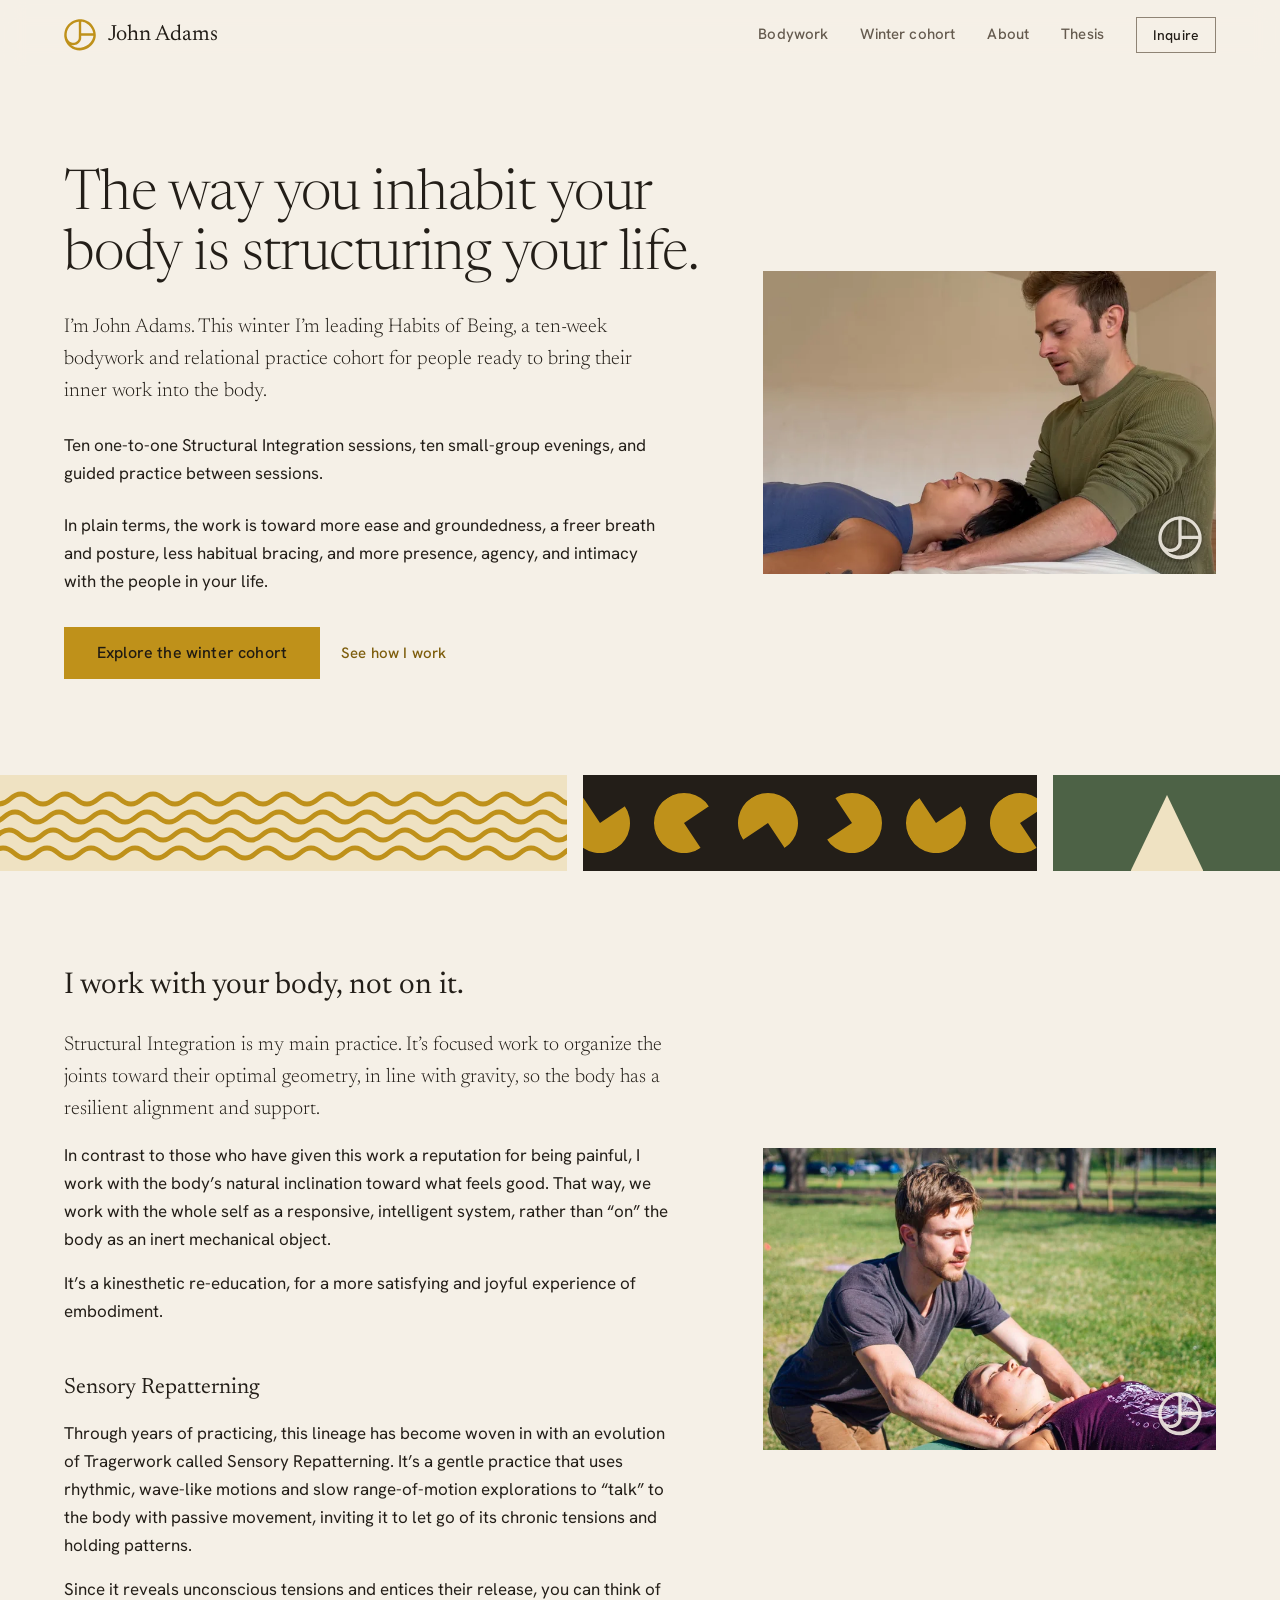
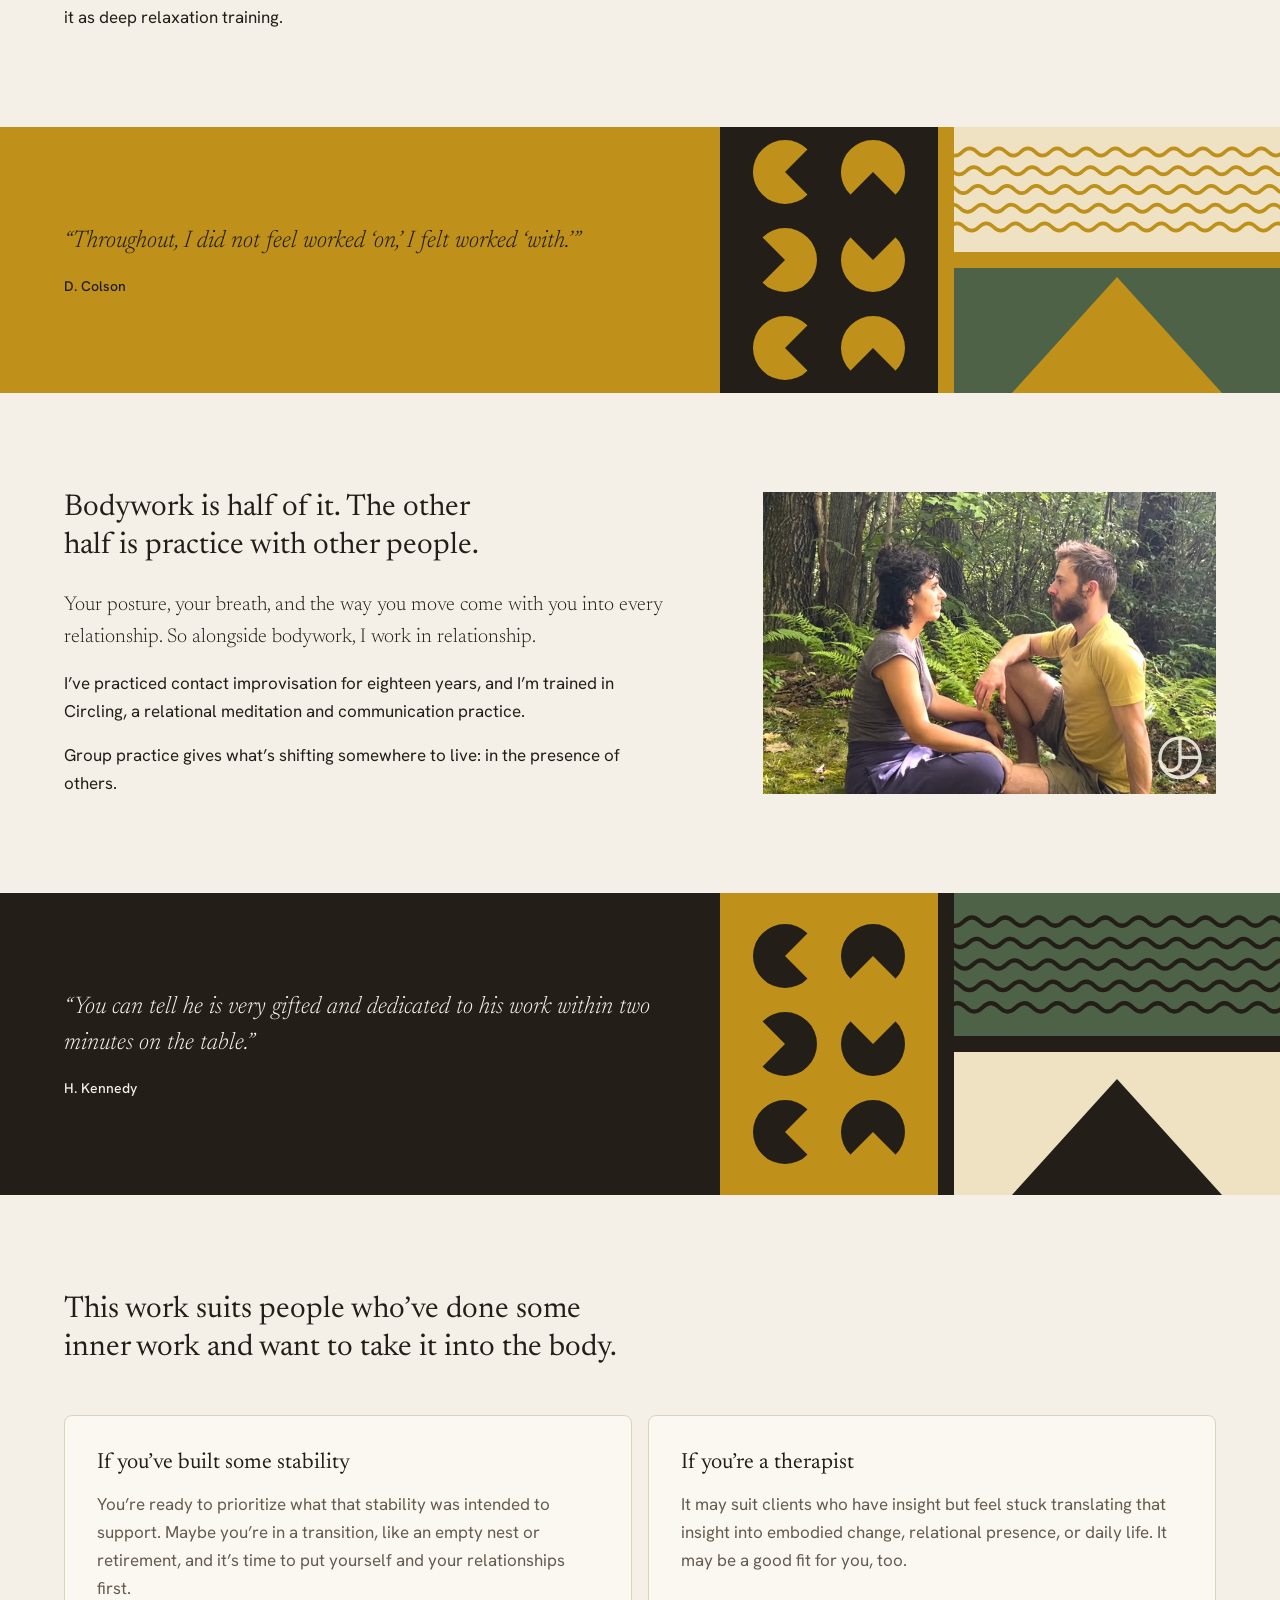
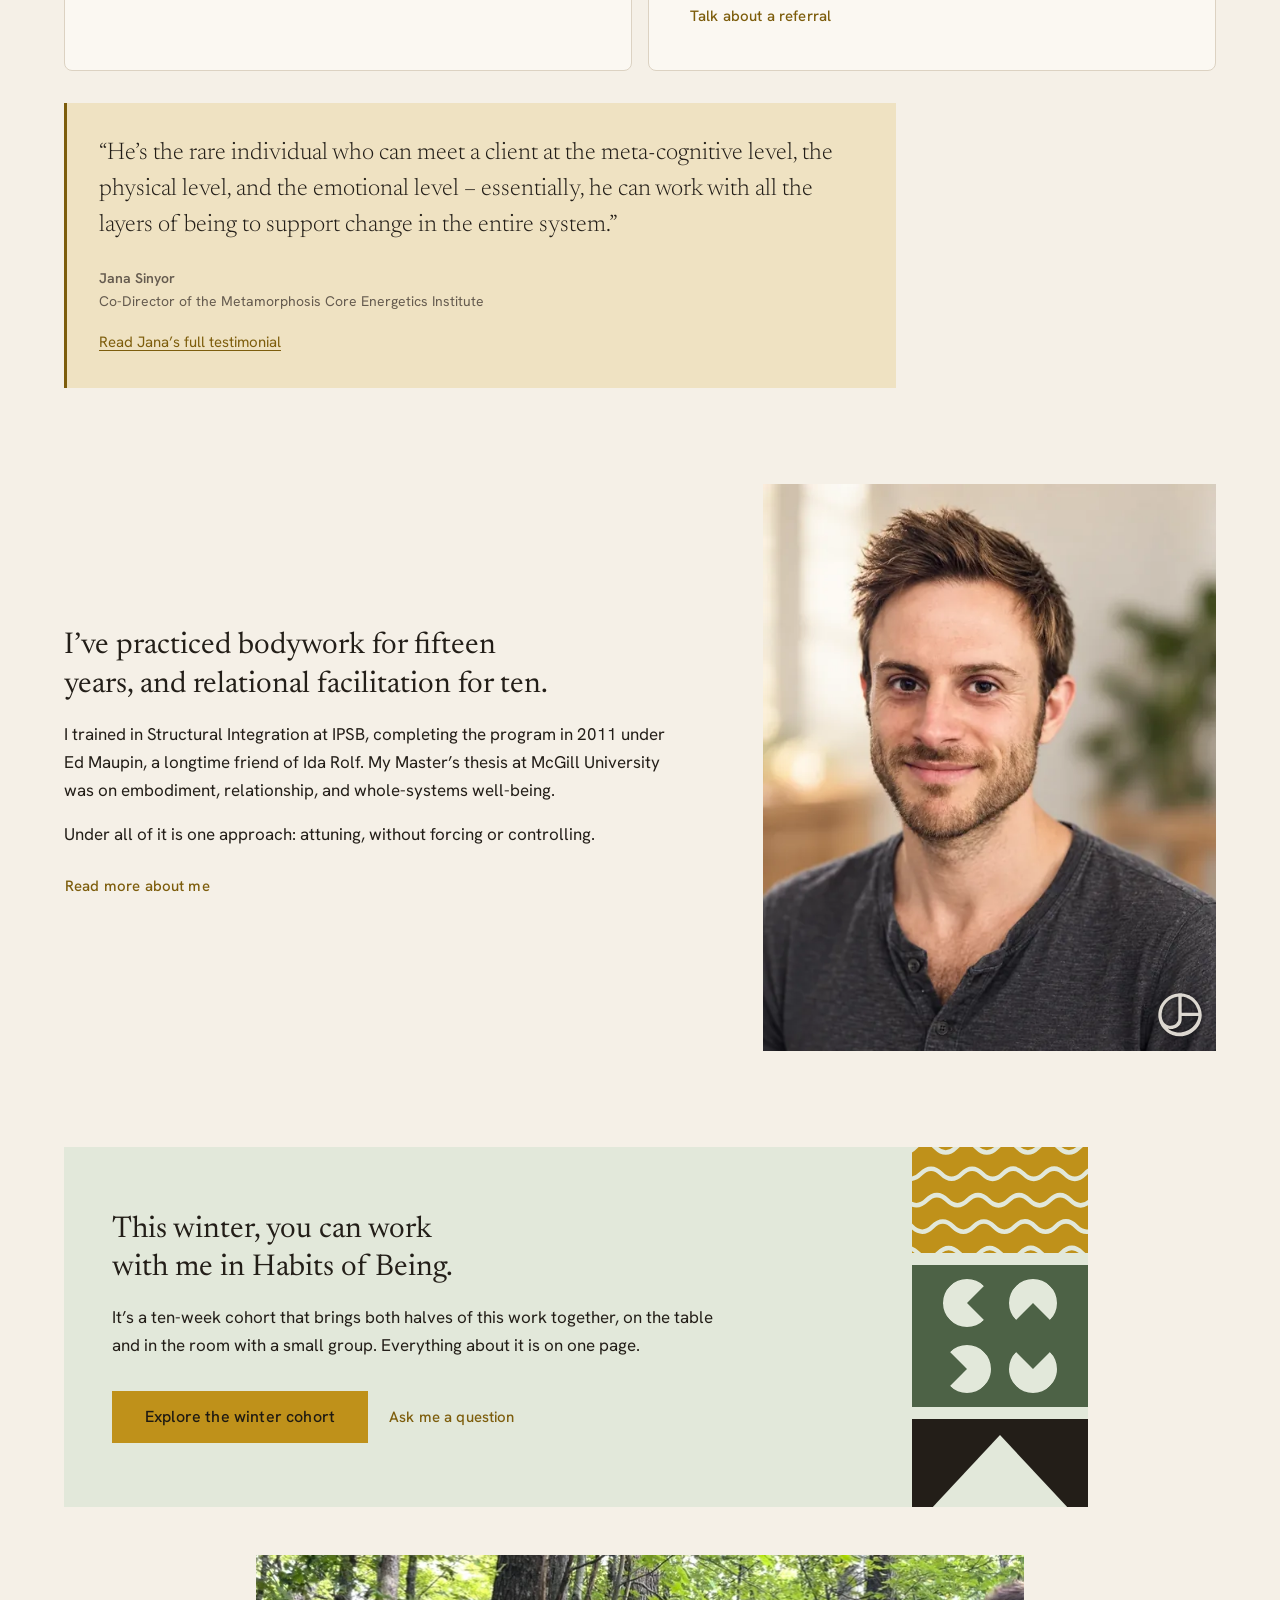
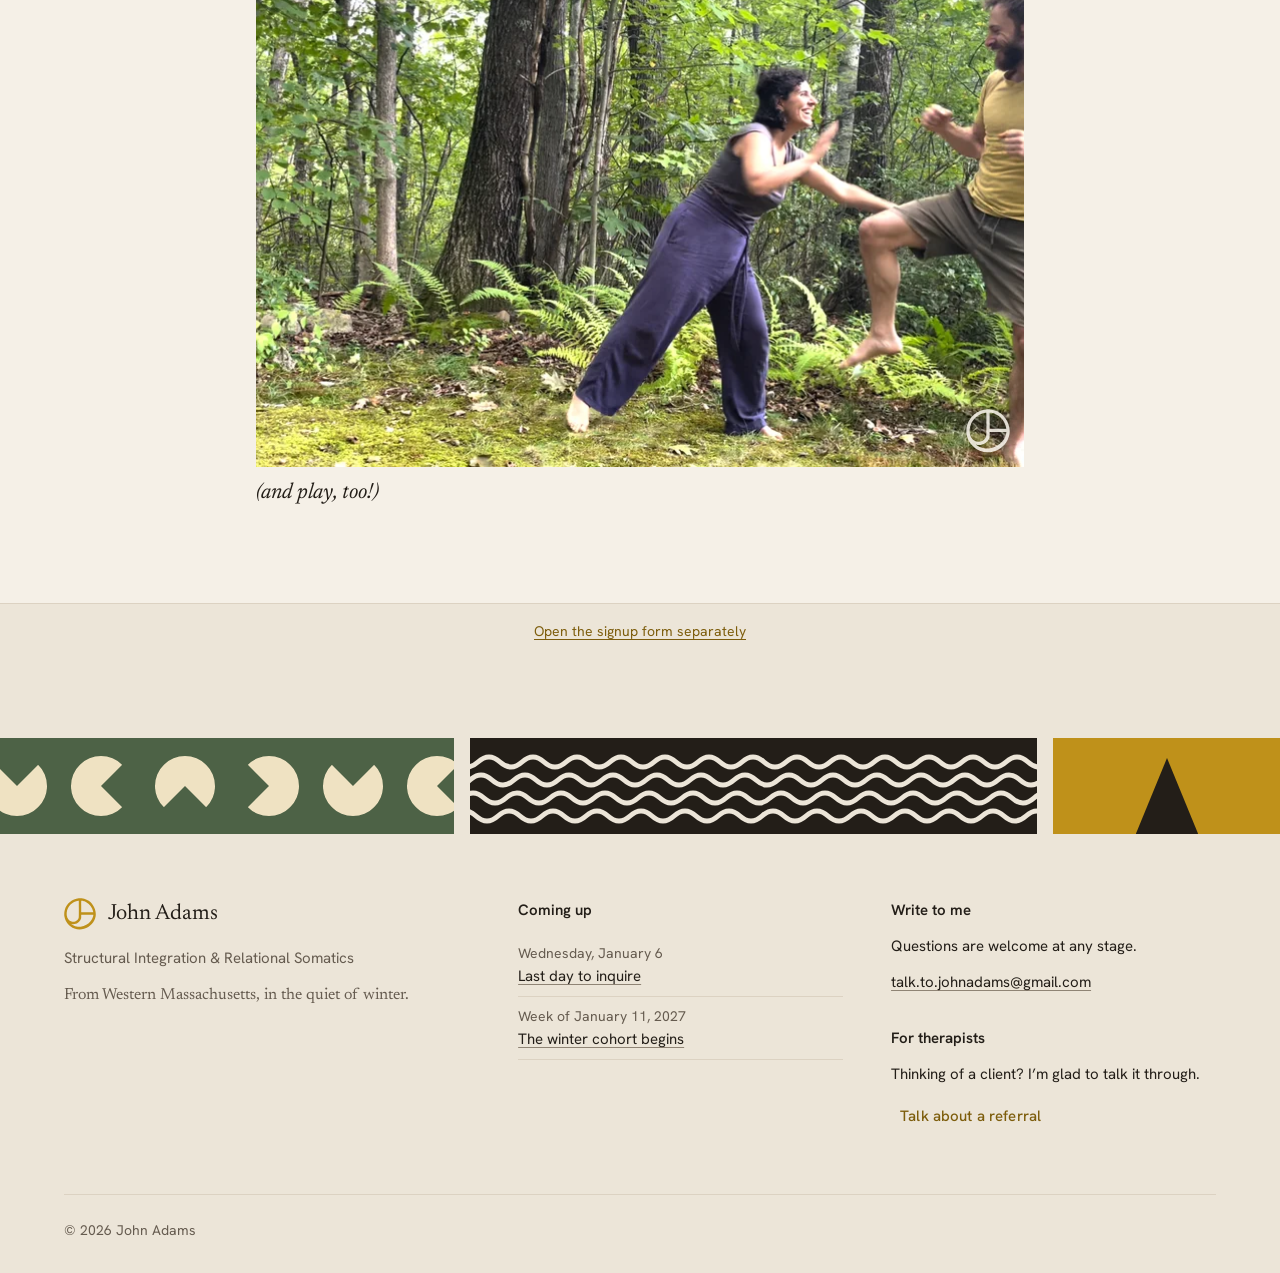
<file: index.html>
<!DOCTYPE html>
<html lang="en">
<head>
<meta charset="utf-8">
<meta name="viewport" content="width=device-width, initial-scale=1">
<title>John Adams · Habits of Being, a winter cohort in Western Massachusetts</title>
<meta name="description" content="A ten-week winter cohort with John Adams: one-to-one Structural Integration and a small weekly group in Western Massachusetts. Inquiries welcome through January 6.">
<link rel="canonical" href="https://workwithjohnadams.com/">
<meta property="og:type" content="website">
<meta property="og:site_name" content="John Adams">
<meta property="og:title" content="John Adams · Habits of Being, a winter cohort in Western Massachusetts">
<meta property="og:description" content="A ten-week winter cohort with John Adams: one-to-one Structural Integration and a small weekly group in Western Massachusetts. Inquiries welcome through January 6.">
<meta property="og:url" content="https://workwithjohnadams.com/">
<meta property="og:image" content="https://workwithjohnadams.com/images/john-bodywork-share-2026-11.jpg">
<meta property="og:image:type" content="image/jpeg">
<meta property="og:image:width" content="2048">
<meta property="og:image:height" content="1536">
<meta property="og:image:alt" content="John supporting a client’s neck and shoulders during a bodywork session.">
<meta name="twitter:image" content="https://workwithjohnadams.com/images/john-bodywork-share-2026-11.jpg">
<meta name="twitter:image:alt" content="John supporting a client’s neck and shoulders during a bodywork session.">
<meta name="twitter:card" content="summary_large_image">
<meta name="theme-color" content="#f5f0e7">
<link rel="icon" href="favicon.svg" type="image/svg+xml">
<link rel="preload" href="fonts/Newsreader-Variable.woff2" as="font" type="font/woff2" crossorigin>
<link rel="preload" href="fonts/HankenGrotesk-Variable.woff2" as="font" type="font/woff2" crossorigin>
<link rel="stylesheet" href="style.css">
<script>document.documentElement.classList.add("js")</script>
<script src="site.js" defer></script>
</head>
<body>
<a class="skip-link" href="#main">Skip to content</a>
<svg width="0" height="0" style="position:absolute" aria-hidden="true" focusable="false">
  <symbol id="mark" viewBox="63 65 1124 1124"><g transform="translate(0,1254) scale(0.1,-0.1)"><path fill="currentColor" d="M5980 11804 c-25 -2 -103 -8 -175 -14 -2292 -184 -4290 -1856 -4904 -4102 -136 -498 -183 -860 -185 -1403 -1 -389 6 -495 49 -790 281 -1898 1683 -3617 3525 -4320 1538 -587 3356 -389 4860 528 920 561 1673 1390 2140 2352 224 464 386 976 455 1442 207 1403 -178 2873 -1062 4059 -446 597 -1101 1184 -1678 1504 -33 18 -97 55 -143 82 -45 27 -171 91 -280 143 -580 274 -1085 416 -1757 496 -171 20 -708 35 -845 23z m-160 -864 c20 -20 20 -33 20 -2854 0 -3056 2 -2943 -50 -3148 -146 -569 -629 -1075 -1230 -1286 -412 -144 -867 -159 -1287 -41 -931 261 -1533 1056 -1680 2219 -21 170 -25 753 -5 930 121 1093 573 2044 1345 2828 719 730 1740 1239 2717 1356 154 19 147 19 170 -4z m1082 0 c278 -35 709 -141 918 -226 36 -14 94 -36 130 -49 89 -31 338 -148 495 -233 1267 -679 2161 -1889 2418 -3272 51 -272 50 -267 28 -289 -31 -31 -4159 -33 -4190 -2 -31 31 -37 4033 -7 4069 24 27 19 27 208 2z m4008 -4940 c25 -25 25 -33 0 -223 -22 -173 -69 -386 -130 -596 -131 -448 -408 -965 -754 -1410 -882 -1134 -2085 -1806 -3526 -1968 -243 -27 -734 -24 -990 5 -670 78 -1263 278 -1825 614 -202 121 -428 279 -478 335 -36 41 -1 46 115 19 330 -78 662 -95 1019 -51 1148 142 2088 969 2306 2028 27 132 27 134 32 685 6 533 7 554 25 568 17 12 320 14 2103 14 2070 0 2083 0 2103 -20z"/></g></symbol>
</svg>

<!-- HEADER: the same on every page. To change the menu, change it in every file. -->
<header class="site-header">
  <div class="wrap header-inner">
    <a class="brand" href="index.html">
      <svg class="mark" aria-hidden="true"><use href="#mark"/></svg>
      <span class="brand-name">John Adams</span>
    </a>
    <nav class="site-nav" aria-label="Main">
      <a href="bodywork.html">Bodywork</a>
      <a href="habits-of-being.html">Winter cohort</a>
      <a href="taster.html" data-until="2026-09-29T20:30:00-04:00">Taster evening</a>
      <a href="about.html">About</a>
      <a href="thesis.html">Thesis</a>
    </nav>
    <a class="btn btn-secondary btn-sm nav-apply" href="apply.html" data-until="2027-01-07T00:00:00-05:00">Inquire</a>
  </div>
</header>

<main id="main">
<!-- HOME: John's work. Governing thought: the way you inhabit your body is structuring your life; I work with that structure on the table and in relationship. Cohort details live on the Winter cohort page. -->
<section class="hero">
  <div class="wrap split split-center">
    <div>
      <h1 class="display">The way you inhabit your body is structuring your life.</h1>
      <p class="lead" data-until="2027-01-07T00:00:00-05:00">I’m John Adams. This winter I’m leading Habits of Being, a ten-week bodywork and relational practice cohort for people ready to bring their inner work into the body.</p>
      <p class="hero-facts" data-until="2027-01-07T00:00:00-05:00">Ten one-to-one Structural Integration sessions, ten small-group evenings, and guided practice between sessions.</p>
      <p class="lead" hidden data-from="2027-01-07T00:00:00-05:00">I’m John Adams. I work with that structure in two ways: hands-on, through Structural Integration, and in relationship, through somatic and relational practice.</p>
      <p class="hero-facts">In plain terms, the work is toward more ease and groundedness, a freer breath and posture, less habitual bracing, and more presence, agency, and intimacy with the people in your life.</p>
      <div class="actions">
        <a class="btn btn-primary btn-lg" href="habits-of-being.html" data-until="2027-01-07T00:00:00-05:00">Explore the winter cohort</a>
        <a class="btn btn-primary btn-lg" href="mailto:talk.to.johnadams@gmail.com?subject=Future%20cohorts&amp;body=Hi%20John%2C%0D%0A%0D%0AI'd%20like%20to%20hear%20about%20future%20cohorts%20of%20Habits%20of%20Being.%0D%0A" hidden data-from="2027-01-07T00:00:00-05:00">Ask about future cohorts</a>
        <a class="btn btn-quiet" href="#work">See how I work</a>
      </div>
    </div>
    <figure class="photo photo-32"><div class="photo-frame"><img src="images/shoulder-smile.webp" srcset="images/shoulder-smile-768.webp 768w, images/shoulder-smile.webp 1536w" sizes="(min-width: 60rem) 30rem, 100vw" width="1536" height="1167" alt="John supporting a client’s neck and shoulders during bodywork." fetchpriority="high" decoding="async"><svg class="photo-mark" aria-hidden="true"><use href="#mark"/></svg></div></figure>
  </div>
  <div class="brand-motion brand-strip" data-drift aria-hidden="true"><div class="bm bm-lines"><svg viewBox="0 0 1400 96" preserveAspectRatio="xMinYMid slice" focusable="false"><path class="v1" d="M-160 24 q11 -10 22 0 t22 0 t22 0 t22 0 t22 0 t22 0 t22 0 t22 0 t22 0 t22 0 t22 0 t22 0 t22 0 t22 0 t22 0 t22 0 t22 0 t22 0 t22 0 t22 0 t22 0 t22 0 t22 0 t22 0 t22 0 t22 0 t22 0 t22 0 t22 0 t22 0 t22 0 t22 0 t22 0 t22 0 t22 0 t22 0 t22 0 t22 0 t22 0 t22 0 t22 0 t22 0 t22 0 t22 0 t22 0 t22 0 t22 0 t22 0 t22 0 t22 0 t22 0 t22 0 t22 0 t22 0 t22 0 t22 0 t22 0 t22 0 t22 0 t22 0 t22 0 t22 0 t22 0 t22 0 t22 0 t22 0 t22 0 t22 0 t22 0 t22 0 t22 0 t22 0 t22 0 t22 0 t22 0 t22 0 t22 0 t22 0 t22 0 t22 0 t22 0"/><path class="v2" d="M-160 42 q11 -10 22 0 t22 0 t22 0 t22 0 t22 0 t22 0 t22 0 t22 0 t22 0 t22 0 t22 0 t22 0 t22 0 t22 0 t22 0 t22 0 t22 0 t22 0 t22 0 t22 0 t22 0 t22 0 t22 0 t22 0 t22 0 t22 0 t22 0 t22 0 t22 0 t22 0 t22 0 t22 0 t22 0 t22 0 t22 0 t22 0 t22 0 t22 0 t22 0 t22 0 t22 0 t22 0 t22 0 t22 0 t22 0 t22 0 t22 0 t22 0 t22 0 t22 0 t22 0 t22 0 t22 0 t22 0 t22 0 t22 0 t22 0 t22 0 t22 0 t22 0 t22 0 t22 0 t22 0 t22 0 t22 0 t22 0 t22 0 t22 0 t22 0 t22 0 t22 0 t22 0 t22 0 t22 0 t22 0 t22 0 t22 0 t22 0 t22 0 t22 0 t22 0"/><path class="v3" d="M-160 60 q11 -10 22 0 t22 0 t22 0 t22 0 t22 0 t22 0 t22 0 t22 0 t22 0 t22 0 t22 0 t22 0 t22 0 t22 0 t22 0 t22 0 t22 0 t22 0 t22 0 t22 0 t22 0 t22 0 t22 0 t22 0 t22 0 t22 0 t22 0 t22 0 t22 0 t22 0 t22 0 t22 0 t22 0 t22 0 t22 0 t22 0 t22 0 t22 0 t22 0 t22 0 t22 0 t22 0 t22 0 t22 0 t22 0 t22 0 t22 0 t22 0 t22 0 t22 0 t22 0 t22 0 t22 0 t22 0 t22 0 t22 0 t22 0 t22 0 t22 0 t22 0 t22 0 t22 0 t22 0 t22 0 t22 0 t22 0 t22 0 t22 0 t22 0 t22 0 t22 0 t22 0 t22 0 t22 0 t22 0 t22 0 t22 0 t22 0 t22 0 t22 0 t22 0"/><path class="v4" d="M-160 78 q11 -10 22 0 t22 0 t22 0 t22 0 t22 0 t22 0 t22 0 t22 0 t22 0 t22 0 t22 0 t22 0 t22 0 t22 0 t22 0 t22 0 t22 0 t22 0 t22 0 t22 0 t22 0 t22 0 t22 0 t22 0 t22 0 t22 0 t22 0 t22 0 t22 0 t22 0 t22 0 t22 0 t22 0 t22 0 t22 0 t22 0 t22 0 t22 0 t22 0 t22 0 t22 0 t22 0 t22 0 t22 0 t22 0 t22 0 t22 0 t22 0 t22 0 t22 0 t22 0 t22 0 t22 0 t22 0 t22 0 t22 0 t22 0 t22 0 t22 0 t22 0 t22 0 t22 0 t22 0 t22 0 t22 0 t22 0 t22 0 t22 0 t22 0 t22 0 t22 0 t22 0 t22 0 t22 0 t22 0 t22 0 t22 0 t22 0 t22 0 t22 0 t22 0"/></svg></div><div class="bm bm-circles"><div class="tq-row"><svg class="tq" viewBox="-50 -50 100 100" focusable="false"><path d="M0 0 L50 0 A50 50 0 1 1 0 -50 Z"/></svg><svg class="tq" viewBox="-50 -50 100 100" focusable="false"><path d="M0 0 L50 0 A50 50 0 1 1 0 -50 Z"/></svg><svg class="tq" viewBox="-50 -50 100 100" focusable="false"><path d="M0 0 L50 0 A50 50 0 1 1 0 -50 Z"/></svg><svg class="tq" viewBox="-50 -50 100 100" focusable="false"><path d="M0 0 L50 0 A50 50 0 1 1 0 -50 Z"/></svg><svg class="tq" viewBox="-50 -50 100 100" focusable="false"><path d="M0 0 L50 0 A50 50 0 1 1 0 -50 Z"/></svg><svg class="tq" viewBox="-50 -50 100 100" focusable="false"><path d="M0 0 L50 0 A50 50 0 1 1 0 -50 Z"/></svg><svg class="tq" viewBox="-50 -50 100 100" focusable="false"><path d="M0 0 L50 0 A50 50 0 1 1 0 -50 Z"/></svg><svg class="tq" viewBox="-50 -50 100 100" focusable="false"><path d="M0 0 L50 0 A50 50 0 1 1 0 -50 Z"/></svg><svg class="tq" viewBox="-50 -50 100 100" focusable="false"><path d="M0 0 L50 0 A50 50 0 1 1 0 -50 Z"/></svg><svg class="tq" viewBox="-50 -50 100 100" focusable="false"><path d="M0 0 L50 0 A50 50 0 1 1 0 -50 Z"/></svg><svg class="tq" viewBox="-50 -50 100 100" focusable="false"><path d="M0 0 L50 0 A50 50 0 1 1 0 -50 Z"/></svg><svg class="tq" viewBox="-50 -50 100 100" focusable="false"><path d="M0 0 L50 0 A50 50 0 1 1 0 -50 Z"/></svg><svg class="tq" viewBox="-50 -50 100 100" focusable="false"><path d="M0 0 L50 0 A50 50 0 1 1 0 -50 Z"/></svg><svg class="tq" viewBox="-50 -50 100 100" focusable="false"><path d="M0 0 L50 0 A50 50 0 1 1 0 -50 Z"/></svg></div></div><div class="bm bm-tri"><div class="tri-shape"></div></div></div>
</section>

<section class="section" id="work">
  <div class="wrap split split-center">
    <div class="text flow">
      <h2>I work with your body, not on it.</h2>
      <p class="lead">Structural Integration is my main practice. It’s focused work to organize the joints toward their optimal geometry, in line with gravity, so the body has a resilient alignment and support.</p>
      <p>In contrast to those who have given this work a reputation for being painful, I work with the body’s natural inclination toward what feels good. That way, we work with the whole self as a responsive, intelligent system, rather than “on” the body as an inert mechanical object.</p>
      <p>It’s a kinesthetic re-education, for a more satisfying and joyful experience of embodiment.</p>
      <h3>Sensory Repatterning</h3>
      <p>Through years of practicing, this lineage has become woven in with an evolution of Tragerwork called Sensory Repatterning. It’s a gentle practice that uses rhythmic, wave-like motions and slow range-of-motion explorations to “talk” to the body with passive movement, inviting it to let go of its chronic tensions and holding patterns.</p>
      <p>Since it reveals unconscious tensions and entices their release, you can think of it as deep relaxation training.</p>
    </div>
    <figure class="photo photo-32"><div class="photo-frame"><img src="images/john-table.webp" srcset="images/john-table-768.webp 768w, images/john-table.webp 1536w" sizes="(min-width: 60rem) 30rem, 100vw" width="1536" height="1022" alt="John working with a client’s neck and shoulders on a bodywork table outdoors." loading="lazy" decoding="async"><svg class="photo-mark" aria-hidden="true"><use href="#mark"/></svg></div>
    </figure>
  </div>
</section>

<div class="band quote-band band-ochre">
  <div class="wrap">
    <figure class="qb">
      <blockquote><p>“Throughout, I did not feel worked ‘on,’ I felt worked ‘with.’”</p></blockquote>
      <figcaption>D. Colson</figcaption>
    </figure>
  </div>
  <div class="brand-motion band-art" data-drift aria-hidden="true"><div class="bm bm-circles"><div class="tq-grid"><svg class="tq" viewBox="-50 -50 100 100" focusable="false"><path d="M0 0 L50 0 A50 50 0 1 1 0 -50 Z"/></svg><svg class="tq" viewBox="-50 -50 100 100" focusable="false"><path d="M0 0 L50 0 A50 50 0 1 1 0 -50 Z"/></svg><svg class="tq" viewBox="-50 -50 100 100" focusable="false"><path d="M0 0 L50 0 A50 50 0 1 1 0 -50 Z"/></svg><svg class="tq" viewBox="-50 -50 100 100" focusable="false"><path d="M0 0 L50 0 A50 50 0 1 1 0 -50 Z"/></svg><svg class="tq" viewBox="-50 -50 100 100" focusable="false"><path d="M0 0 L50 0 A50 50 0 1 1 0 -50 Z"/></svg><svg class="tq" viewBox="-50 -50 100 100" focusable="false"><path d="M0 0 L50 0 A50 50 0 1 1 0 -50 Z"/></svg></div></div><div class="bm bm-lines"><svg viewBox="0 0 900 240" preserveAspectRatio="xMinYMid slice" focusable="false"><path class="v1" d="M-160 48 q14 -14 28 0 t28 0 t28 0 t28 0 t28 0 t28 0 t28 0 t28 0 t28 0 t28 0 t28 0 t28 0 t28 0 t28 0 t28 0 t28 0 t28 0 t28 0 t28 0 t28 0 t28 0 t28 0 t28 0 t28 0 t28 0 t28 0 t28 0 t28 0 t28 0 t28 0 t28 0 t28 0 t28 0 t28 0 t28 0 t28 0 t28 0 t28 0 t28 0 t28 0 t28 0 t28 0 t28 0 t28 0 t28 0 t28 0"/><path class="v2" d="M-160 84 q14 -14 28 0 t28 0 t28 0 t28 0 t28 0 t28 0 t28 0 t28 0 t28 0 t28 0 t28 0 t28 0 t28 0 t28 0 t28 0 t28 0 t28 0 t28 0 t28 0 t28 0 t28 0 t28 0 t28 0 t28 0 t28 0 t28 0 t28 0 t28 0 t28 0 t28 0 t28 0 t28 0 t28 0 t28 0 t28 0 t28 0 t28 0 t28 0 t28 0 t28 0 t28 0 t28 0 t28 0 t28 0 t28 0 t28 0"/><path class="v3" d="M-160 120 q14 -14 28 0 t28 0 t28 0 t28 0 t28 0 t28 0 t28 0 t28 0 t28 0 t28 0 t28 0 t28 0 t28 0 t28 0 t28 0 t28 0 t28 0 t28 0 t28 0 t28 0 t28 0 t28 0 t28 0 t28 0 t28 0 t28 0 t28 0 t28 0 t28 0 t28 0 t28 0 t28 0 t28 0 t28 0 t28 0 t28 0 t28 0 t28 0 t28 0 t28 0 t28 0 t28 0 t28 0 t28 0 t28 0 t28 0"/><path class="v4" d="M-160 156 q14 -14 28 0 t28 0 t28 0 t28 0 t28 0 t28 0 t28 0 t28 0 t28 0 t28 0 t28 0 t28 0 t28 0 t28 0 t28 0 t28 0 t28 0 t28 0 t28 0 t28 0 t28 0 t28 0 t28 0 t28 0 t28 0 t28 0 t28 0 t28 0 t28 0 t28 0 t28 0 t28 0 t28 0 t28 0 t28 0 t28 0 t28 0 t28 0 t28 0 t28 0 t28 0 t28 0 t28 0 t28 0 t28 0 t28 0"/><path class="v5" d="M-160 192 q14 -14 28 0 t28 0 t28 0 t28 0 t28 0 t28 0 t28 0 t28 0 t28 0 t28 0 t28 0 t28 0 t28 0 t28 0 t28 0 t28 0 t28 0 t28 0 t28 0 t28 0 t28 0 t28 0 t28 0 t28 0 t28 0 t28 0 t28 0 t28 0 t28 0 t28 0 t28 0 t28 0 t28 0 t28 0 t28 0 t28 0 t28 0 t28 0 t28 0 t28 0 t28 0 t28 0 t28 0 t28 0 t28 0 t28 0"/></svg></div><div class="bm bm-tri"><div class="tri-shape"></div></div></div><div class="brand-motion brand-strip band-strip" data-drift aria-hidden="true"><div class="bm bm-lines"><svg viewBox="0 0 1400 96" preserveAspectRatio="xMinYMid slice" focusable="false"><path class="v1" d="M-160 24 q11 -10 22 0 t22 0 t22 0 t22 0 t22 0 t22 0 t22 0 t22 0 t22 0 t22 0 t22 0 t22 0 t22 0 t22 0 t22 0 t22 0 t22 0 t22 0 t22 0 t22 0 t22 0 t22 0 t22 0 t22 0 t22 0 t22 0 t22 0 t22 0 t22 0 t22 0 t22 0 t22 0 t22 0 t22 0 t22 0 t22 0 t22 0 t22 0 t22 0 t22 0 t22 0 t22 0 t22 0 t22 0 t22 0 t22 0 t22 0 t22 0 t22 0 t22 0 t22 0 t22 0 t22 0 t22 0 t22 0 t22 0 t22 0 t22 0 t22 0 t22 0 t22 0 t22 0 t22 0 t22 0 t22 0 t22 0 t22 0 t22 0 t22 0 t22 0 t22 0 t22 0 t22 0 t22 0 t22 0 t22 0 t22 0 t22 0 t22 0 t22 0 t22 0"/><path class="v2" d="M-160 42 q11 -10 22 0 t22 0 t22 0 t22 0 t22 0 t22 0 t22 0 t22 0 t22 0 t22 0 t22 0 t22 0 t22 0 t22 0 t22 0 t22 0 t22 0 t22 0 t22 0 t22 0 t22 0 t22 0 t22 0 t22 0 t22 0 t22 0 t22 0 t22 0 t22 0 t22 0 t22 0 t22 0 t22 0 t22 0 t22 0 t22 0 t22 0 t22 0 t22 0 t22 0 t22 0 t22 0 t22 0 t22 0 t22 0 t22 0 t22 0 t22 0 t22 0 t22 0 t22 0 t22 0 t22 0 t22 0 t22 0 t22 0 t22 0 t22 0 t22 0 t22 0 t22 0 t22 0 t22 0 t22 0 t22 0 t22 0 t22 0 t22 0 t22 0 t22 0 t22 0 t22 0 t22 0 t22 0 t22 0 t22 0 t22 0 t22 0 t22 0 t22 0 t22 0"/><path class="v3" d="M-160 60 q11 -10 22 0 t22 0 t22 0 t22 0 t22 0 t22 0 t22 0 t22 0 t22 0 t22 0 t22 0 t22 0 t22 0 t22 0 t22 0 t22 0 t22 0 t22 0 t22 0 t22 0 t22 0 t22 0 t22 0 t22 0 t22 0 t22 0 t22 0 t22 0 t22 0 t22 0 t22 0 t22 0 t22 0 t22 0 t22 0 t22 0 t22 0 t22 0 t22 0 t22 0 t22 0 t22 0 t22 0 t22 0 t22 0 t22 0 t22 0 t22 0 t22 0 t22 0 t22 0 t22 0 t22 0 t22 0 t22 0 t22 0 t22 0 t22 0 t22 0 t22 0 t22 0 t22 0 t22 0 t22 0 t22 0 t22 0 t22 0 t22 0 t22 0 t22 0 t22 0 t22 0 t22 0 t22 0 t22 0 t22 0 t22 0 t22 0 t22 0 t22 0 t22 0"/><path class="v4" d="M-160 78 q11 -10 22 0 t22 0 t22 0 t22 0 t22 0 t22 0 t22 0 t22 0 t22 0 t22 0 t22 0 t22 0 t22 0 t22 0 t22 0 t22 0 t22 0 t22 0 t22 0 t22 0 t22 0 t22 0 t22 0 t22 0 t22 0 t22 0 t22 0 t22 0 t22 0 t22 0 t22 0 t22 0 t22 0 t22 0 t22 0 t22 0 t22 0 t22 0 t22 0 t22 0 t22 0 t22 0 t22 0 t22 0 t22 0 t22 0 t22 0 t22 0 t22 0 t22 0 t22 0 t22 0 t22 0 t22 0 t22 0 t22 0 t22 0 t22 0 t22 0 t22 0 t22 0 t22 0 t22 0 t22 0 t22 0 t22 0 t22 0 t22 0 t22 0 t22 0 t22 0 t22 0 t22 0 t22 0 t22 0 t22 0 t22 0 t22 0 t22 0 t22 0 t22 0"/></svg></div><div class="bm bm-circles"><div class="tq-row"><svg class="tq" viewBox="-50 -50 100 100" focusable="false"><path d="M0 0 L50 0 A50 50 0 1 1 0 -50 Z"/></svg><svg class="tq" viewBox="-50 -50 100 100" focusable="false"><path d="M0 0 L50 0 A50 50 0 1 1 0 -50 Z"/></svg><svg class="tq" viewBox="-50 -50 100 100" focusable="false"><path d="M0 0 L50 0 A50 50 0 1 1 0 -50 Z"/></svg><svg class="tq" viewBox="-50 -50 100 100" focusable="false"><path d="M0 0 L50 0 A50 50 0 1 1 0 -50 Z"/></svg><svg class="tq" viewBox="-50 -50 100 100" focusable="false"><path d="M0 0 L50 0 A50 50 0 1 1 0 -50 Z"/></svg><svg class="tq" viewBox="-50 -50 100 100" focusable="false"><path d="M0 0 L50 0 A50 50 0 1 1 0 -50 Z"/></svg><svg class="tq" viewBox="-50 -50 100 100" focusable="false"><path d="M0 0 L50 0 A50 50 0 1 1 0 -50 Z"/></svg><svg class="tq" viewBox="-50 -50 100 100" focusable="false"><path d="M0 0 L50 0 A50 50 0 1 1 0 -50 Z"/></svg><svg class="tq" viewBox="-50 -50 100 100" focusable="false"><path d="M0 0 L50 0 A50 50 0 1 1 0 -50 Z"/></svg><svg class="tq" viewBox="-50 -50 100 100" focusable="false"><path d="M0 0 L50 0 A50 50 0 1 1 0 -50 Z"/></svg><svg class="tq" viewBox="-50 -50 100 100" focusable="false"><path d="M0 0 L50 0 A50 50 0 1 1 0 -50 Z"/></svg><svg class="tq" viewBox="-50 -50 100 100" focusable="false"><path d="M0 0 L50 0 A50 50 0 1 1 0 -50 Z"/></svg><svg class="tq" viewBox="-50 -50 100 100" focusable="false"><path d="M0 0 L50 0 A50 50 0 1 1 0 -50 Z"/></svg><svg class="tq" viewBox="-50 -50 100 100" focusable="false"><path d="M0 0 L50 0 A50 50 0 1 1 0 -50 Z"/></svg></div></div><div class="bm bm-tri"><div class="tri-shape"></div></div></div>
</div>

<section class="section" id="relationship">
  <div class="wrap split split-center">
    <div class="text flow">
      <h2>Bodywork is half of it. The other half is practice with other people.</h2>
      <p class="lead">Your posture, your breath, and the way you move come with you into every relationship. So alongside bodywork, I work in relationship.</p>
      <p>I’ve practiced contact improvisation for eighteen years, and I’m trained in Circling, a relational meditation and communication practice.</p>
      <p>Group practice gives what’s shifting somewhere to live: in the presence of others.</p>
    </div>
    <figure class="photo photo-32"><div class="photo-frame"><img src="images/relational-sitting.webp" srcset="images/relational-sitting-768.webp 768w, images/relational-sitting.webp 1536w" sizes="(min-width: 60rem) 30rem, 100vw" width="1536" height="1167" alt="John and a partner sitting face to face in a wooded clearing." loading="lazy" decoding="async"><svg class="photo-mark" aria-hidden="true"><use href="#mark"/></svg></div></figure>
  </div>
</section>

<div class="band quote-band band-ink">
  <div class="wrap">
    <figure class="qb">
      <blockquote><p>“You can tell he is very gifted and dedicated to his work within two minutes on the table.”</p></blockquote>
      <figcaption>H. Kennedy</figcaption>
    </figure>
  </div>
  <div class="brand-motion band-art" data-drift aria-hidden="true"><div class="bm bm-circles"><div class="tq-grid"><svg class="tq" viewBox="-50 -50 100 100" focusable="false"><path d="M0 0 L50 0 A50 50 0 1 1 0 -50 Z"/></svg><svg class="tq" viewBox="-50 -50 100 100" focusable="false"><path d="M0 0 L50 0 A50 50 0 1 1 0 -50 Z"/></svg><svg class="tq" viewBox="-50 -50 100 100" focusable="false"><path d="M0 0 L50 0 A50 50 0 1 1 0 -50 Z"/></svg><svg class="tq" viewBox="-50 -50 100 100" focusable="false"><path d="M0 0 L50 0 A50 50 0 1 1 0 -50 Z"/></svg><svg class="tq" viewBox="-50 -50 100 100" focusable="false"><path d="M0 0 L50 0 A50 50 0 1 1 0 -50 Z"/></svg><svg class="tq" viewBox="-50 -50 100 100" focusable="false"><path d="M0 0 L50 0 A50 50 0 1 1 0 -50 Z"/></svg></div></div><div class="bm bm-lines"><svg viewBox="0 0 900 240" preserveAspectRatio="xMinYMid slice" focusable="false"><path class="v1" d="M-160 48 q14 -14 28 0 t28 0 t28 0 t28 0 t28 0 t28 0 t28 0 t28 0 t28 0 t28 0 t28 0 t28 0 t28 0 t28 0 t28 0 t28 0 t28 0 t28 0 t28 0 t28 0 t28 0 t28 0 t28 0 t28 0 t28 0 t28 0 t28 0 t28 0 t28 0 t28 0 t28 0 t28 0 t28 0 t28 0 t28 0 t28 0 t28 0 t28 0 t28 0 t28 0 t28 0 t28 0 t28 0 t28 0 t28 0 t28 0"/><path class="v2" d="M-160 84 q14 -14 28 0 t28 0 t28 0 t28 0 t28 0 t28 0 t28 0 t28 0 t28 0 t28 0 t28 0 t28 0 t28 0 t28 0 t28 0 t28 0 t28 0 t28 0 t28 0 t28 0 t28 0 t28 0 t28 0 t28 0 t28 0 t28 0 t28 0 t28 0 t28 0 t28 0 t28 0 t28 0 t28 0 t28 0 t28 0 t28 0 t28 0 t28 0 t28 0 t28 0 t28 0 t28 0 t28 0 t28 0 t28 0 t28 0"/><path class="v3" d="M-160 120 q14 -14 28 0 t28 0 t28 0 t28 0 t28 0 t28 0 t28 0 t28 0 t28 0 t28 0 t28 0 t28 0 t28 0 t28 0 t28 0 t28 0 t28 0 t28 0 t28 0 t28 0 t28 0 t28 0 t28 0 t28 0 t28 0 t28 0 t28 0 t28 0 t28 0 t28 0 t28 0 t28 0 t28 0 t28 0 t28 0 t28 0 t28 0 t28 0 t28 0 t28 0 t28 0 t28 0 t28 0 t28 0 t28 0 t28 0"/><path class="v4" d="M-160 156 q14 -14 28 0 t28 0 t28 0 t28 0 t28 0 t28 0 t28 0 t28 0 t28 0 t28 0 t28 0 t28 0 t28 0 t28 0 t28 0 t28 0 t28 0 t28 0 t28 0 t28 0 t28 0 t28 0 t28 0 t28 0 t28 0 t28 0 t28 0 t28 0 t28 0 t28 0 t28 0 t28 0 t28 0 t28 0 t28 0 t28 0 t28 0 t28 0 t28 0 t28 0 t28 0 t28 0 t28 0 t28 0 t28 0 t28 0"/><path class="v5" d="M-160 192 q14 -14 28 0 t28 0 t28 0 t28 0 t28 0 t28 0 t28 0 t28 0 t28 0 t28 0 t28 0 t28 0 t28 0 t28 0 t28 0 t28 0 t28 0 t28 0 t28 0 t28 0 t28 0 t28 0 t28 0 t28 0 t28 0 t28 0 t28 0 t28 0 t28 0 t28 0 t28 0 t28 0 t28 0 t28 0 t28 0 t28 0 t28 0 t28 0 t28 0 t28 0 t28 0 t28 0 t28 0 t28 0 t28 0 t28 0"/></svg></div><div class="bm bm-tri"><div class="tri-shape"></div></div></div><div class="brand-motion brand-strip band-strip" data-drift aria-hidden="true"><div class="bm bm-lines"><svg viewBox="0 0 1400 96" preserveAspectRatio="xMinYMid slice" focusable="false"><path class="v1" d="M-160 24 q11 -10 22 0 t22 0 t22 0 t22 0 t22 0 t22 0 t22 0 t22 0 t22 0 t22 0 t22 0 t22 0 t22 0 t22 0 t22 0 t22 0 t22 0 t22 0 t22 0 t22 0 t22 0 t22 0 t22 0 t22 0 t22 0 t22 0 t22 0 t22 0 t22 0 t22 0 t22 0 t22 0 t22 0 t22 0 t22 0 t22 0 t22 0 t22 0 t22 0 t22 0 t22 0 t22 0 t22 0 t22 0 t22 0 t22 0 t22 0 t22 0 t22 0 t22 0 t22 0 t22 0 t22 0 t22 0 t22 0 t22 0 t22 0 t22 0 t22 0 t22 0 t22 0 t22 0 t22 0 t22 0 t22 0 t22 0 t22 0 t22 0 t22 0 t22 0 t22 0 t22 0 t22 0 t22 0 t22 0 t22 0 t22 0 t22 0 t22 0 t22 0 t22 0"/><path class="v2" d="M-160 42 q11 -10 22 0 t22 0 t22 0 t22 0 t22 0 t22 0 t22 0 t22 0 t22 0 t22 0 t22 0 t22 0 t22 0 t22 0 t22 0 t22 0 t22 0 t22 0 t22 0 t22 0 t22 0 t22 0 t22 0 t22 0 t22 0 t22 0 t22 0 t22 0 t22 0 t22 0 t22 0 t22 0 t22 0 t22 0 t22 0 t22 0 t22 0 t22 0 t22 0 t22 0 t22 0 t22 0 t22 0 t22 0 t22 0 t22 0 t22 0 t22 0 t22 0 t22 0 t22 0 t22 0 t22 0 t22 0 t22 0 t22 0 t22 0 t22 0 t22 0 t22 0 t22 0 t22 0 t22 0 t22 0 t22 0 t22 0 t22 0 t22 0 t22 0 t22 0 t22 0 t22 0 t22 0 t22 0 t22 0 t22 0 t22 0 t22 0 t22 0 t22 0 t22 0"/><path class="v3" d="M-160 60 q11 -10 22 0 t22 0 t22 0 t22 0 t22 0 t22 0 t22 0 t22 0 t22 0 t22 0 t22 0 t22 0 t22 0 t22 0 t22 0 t22 0 t22 0 t22 0 t22 0 t22 0 t22 0 t22 0 t22 0 t22 0 t22 0 t22 0 t22 0 t22 0 t22 0 t22 0 t22 0 t22 0 t22 0 t22 0 t22 0 t22 0 t22 0 t22 0 t22 0 t22 0 t22 0 t22 0 t22 0 t22 0 t22 0 t22 0 t22 0 t22 0 t22 0 t22 0 t22 0 t22 0 t22 0 t22 0 t22 0 t22 0 t22 0 t22 0 t22 0 t22 0 t22 0 t22 0 t22 0 t22 0 t22 0 t22 0 t22 0 t22 0 t22 0 t22 0 t22 0 t22 0 t22 0 t22 0 t22 0 t22 0 t22 0 t22 0 t22 0 t22 0 t22 0"/><path class="v4" d="M-160 78 q11 -10 22 0 t22 0 t22 0 t22 0 t22 0 t22 0 t22 0 t22 0 t22 0 t22 0 t22 0 t22 0 t22 0 t22 0 t22 0 t22 0 t22 0 t22 0 t22 0 t22 0 t22 0 t22 0 t22 0 t22 0 t22 0 t22 0 t22 0 t22 0 t22 0 t22 0 t22 0 t22 0 t22 0 t22 0 t22 0 t22 0 t22 0 t22 0 t22 0 t22 0 t22 0 t22 0 t22 0 t22 0 t22 0 t22 0 t22 0 t22 0 t22 0 t22 0 t22 0 t22 0 t22 0 t22 0 t22 0 t22 0 t22 0 t22 0 t22 0 t22 0 t22 0 t22 0 t22 0 t22 0 t22 0 t22 0 t22 0 t22 0 t22 0 t22 0 t22 0 t22 0 t22 0 t22 0 t22 0 t22 0 t22 0 t22 0 t22 0 t22 0 t22 0"/></svg></div><div class="bm bm-circles"><div class="tq-row"><svg class="tq" viewBox="-50 -50 100 100" focusable="false"><path d="M0 0 L50 0 A50 50 0 1 1 0 -50 Z"/></svg><svg class="tq" viewBox="-50 -50 100 100" focusable="false"><path d="M0 0 L50 0 A50 50 0 1 1 0 -50 Z"/></svg><svg class="tq" viewBox="-50 -50 100 100" focusable="false"><path d="M0 0 L50 0 A50 50 0 1 1 0 -50 Z"/></svg><svg class="tq" viewBox="-50 -50 100 100" focusable="false"><path d="M0 0 L50 0 A50 50 0 1 1 0 -50 Z"/></svg><svg class="tq" viewBox="-50 -50 100 100" focusable="false"><path d="M0 0 L50 0 A50 50 0 1 1 0 -50 Z"/></svg><svg class="tq" viewBox="-50 -50 100 100" focusable="false"><path d="M0 0 L50 0 A50 50 0 1 1 0 -50 Z"/></svg><svg class="tq" viewBox="-50 -50 100 100" focusable="false"><path d="M0 0 L50 0 A50 50 0 1 1 0 -50 Z"/></svg><svg class="tq" viewBox="-50 -50 100 100" focusable="false"><path d="M0 0 L50 0 A50 50 0 1 1 0 -50 Z"/></svg><svg class="tq" viewBox="-50 -50 100 100" focusable="false"><path d="M0 0 L50 0 A50 50 0 1 1 0 -50 Z"/></svg><svg class="tq" viewBox="-50 -50 100 100" focusable="false"><path d="M0 0 L50 0 A50 50 0 1 1 0 -50 Z"/></svg><svg class="tq" viewBox="-50 -50 100 100" focusable="false"><path d="M0 0 L50 0 A50 50 0 1 1 0 -50 Z"/></svg><svg class="tq" viewBox="-50 -50 100 100" focusable="false"><path d="M0 0 L50 0 A50 50 0 1 1 0 -50 Z"/></svg><svg class="tq" viewBox="-50 -50 100 100" focusable="false"><path d="M0 0 L50 0 A50 50 0 1 1 0 -50 Z"/></svg><svg class="tq" viewBox="-50 -50 100 100" focusable="false"><path d="M0 0 L50 0 A50 50 0 1 1 0 -50 Z"/></svg></div></div><div class="bm bm-tri"><div class="tri-shape"></div></div></div>
</div>

<section class="section" id="who">
  <div class="wrap">
    <div class="section-head flow">
      <h2>This work suits people who’ve done some inner work and want to take it into the body.</h2>
    </div>
    <div class="grid grid-2">
      <article class="card">
        <h3>If you’ve built some stability</h3>
        <p>You’re ready to prioritize what that stability was intended to support. Maybe you’re in a transition, like an empty nest or retirement, and it’s time to put yourself and your relationships first.</p>
      </article>
      <article class="card">
        <h3>If you’re a therapist</h3>
        <p>It may suit clients who have insight but feel stuck translating that insight into embodied change, relational presence, or daily life. It may be a good fit for you, too.</p>
        <p class="card-foot"><a class="btn btn-quiet" href="mailto:talk.to.johnadams@gmail.com?subject=Referral%20question&amp;body=Hi%20John%2C%0D%0A%0D%0AI'm%20a%20therapist%2C%20and%20I'm%20wondering%20whether%20Habits%20of%20Being%20might%20suit%20someone%20I%20work%20with.%20Could%20we%20talk%3F%0D%0A%0D%0A(Please%20leave%20out%20anything%20that%20could%20identify%20your%20client.)">Talk about a referral</a></p>
      </article>
    </div>
    <figure class="featured-testimonial featured-testimonial-home">
      <blockquote><p>“He’s the rare individual who can meet a client at the meta-cognitive level, the physical level, and the emotional level – essentially, he can work with all the layers of being to support change in the entire system.”</p></blockquote>
      <figcaption><strong>Jana Sinyor</strong><br>Co-Director of the Metamorphosis Core Energetics Institute</figcaption>
      <a href="habits-of-being.html#jana-sinyor">Read Jana’s full testimonial</a>
    </figure>
  </div>
</section>

<section class="section" id="john">
  <div class="wrap split split-center">
    <div class="text flow">
      <h2>I’ve practiced bodywork for fifteen years, and relational facilitation for ten.</h2>
      <p>I trained in Structural Integration at IPSB, completing the program in 2011 under Ed Maupin, a longtime friend of Ida Rolf. My Master’s thesis at McGill University was on embodiment, relationship, and whole-systems well-being.</p>
      <p>Under all of it is one approach: attuning, without forcing or controlling.</p>
      <p class="quiet-row"><a class="btn btn-quiet" href="about.html">Read more about me</a></p>
    </div>
    <figure class="photo photo-45"><div class="photo-frame"><img src="images/john-portrait.webp" srcset="images/john-portrait-561.webp 561w, images/john-portrait.webp 1122w" sizes="(min-width: 60rem) 30rem, 100vw" width="1122" height="1402" alt="John Adams, smiling, in a charcoal henley, in a softly lit room." loading="lazy" decoding="async"><svg class="photo-mark" aria-hidden="true"><use href="#mark"/></svg></div>
    </figure>
  </div>
</section>

<section class="section next-step">
  <div class="wrap">
    <!-- The callout: a contained sage field, with the brand pieces standing along its right edge. -->
    <div class="callout band-sage-soft">
      <div class="callout-body">
        <div class="section-head flow">
          <h2 data-until="2027-01-07T00:00:00-05:00">This winter, you can work with me in Habits of Being.</h2>
          <h2 hidden data-from="2027-01-07T00:00:00-05:00">The inquiry period for this winter has closed.</h2>
          <p data-until="2027-01-07T00:00:00-05:00">It’s a ten-week cohort that brings both halves of this work together, on the table and in the room with a small group. Everything about it is on one page.</p>
          <p hidden data-from="2027-01-07T00:00:00-05:00">Thank you to everyone who got in touch. If you’d like to hear about future cohorts, write to me.</p>
        </div>
        <div class="actions">
          <a class="btn btn-primary btn-lg" href="habits-of-being.html" data-until="2027-01-07T00:00:00-05:00">Explore the winter cohort</a>
          <a class="btn btn-primary btn-lg" href="mailto:talk.to.johnadams@gmail.com?subject=Future%20cohorts&amp;body=Hi%20John%2C%0D%0A%0D%0AI'd%20like%20to%20hear%20about%20future%20cohorts%20of%20Habits%20of%20Being.%0D%0A" hidden data-from="2027-01-07T00:00:00-05:00">Ask about future cohorts</a>
          <a class="btn btn-quiet" href="taster.html" data-until="2026-09-29T20:30:00-04:00">Come for an evening</a>
          <a class="btn btn-quiet" href="mailto:talk.to.johnadams@gmail.com?subject=A%20question%20about%20Habits%20of%20Being&amp;body=Hi%20John%2C%0D%0A%0D%0A" hidden data-from="2026-09-29T20:30:00-04:00">Ask me a question</a>
        </div>
        <p class="actions-note" data-until="2026-09-29T20:30:00-04:00">The taster evening is Tuesday, September 29, in Northampton.</p>
      </div>
      <div class="brand-motion callout-art" data-drift aria-hidden="true"><div class="bm bm-lines"><svg viewBox="0 0 240 240" preserveAspectRatio="xMidYMid slice" focusable="false"><path class="v1" d="M-60 48 q14 -14 28 0 t28 0 t28 0 t28 0 t28 0 t28 0 t28 0 t28 0 t28 0 t28 0 t28 0 t28 0 t28 0 t28 0 t28 0"/><path class="v2" d="M-60 84 q14 -14 28 0 t28 0 t28 0 t28 0 t28 0 t28 0 t28 0 t28 0 t28 0 t28 0 t28 0 t28 0 t28 0 t28 0 t28 0"/><path class="v3" d="M-60 120 q14 -14 28 0 t28 0 t28 0 t28 0 t28 0 t28 0 t28 0 t28 0 t28 0 t28 0 t28 0 t28 0 t28 0 t28 0 t28 0"/><path class="v4" d="M-60 156 q14 -14 28 0 t28 0 t28 0 t28 0 t28 0 t28 0 t28 0 t28 0 t28 0 t28 0 t28 0 t28 0 t28 0 t28 0 t28 0"/><path class="v5" d="M-60 192 q14 -14 28 0 t28 0 t28 0 t28 0 t28 0 t28 0 t28 0 t28 0 t28 0 t28 0 t28 0 t28 0 t28 0 t28 0 t28 0"/></svg></div><div class="bm bm-circles"><div class="tq-grid"><svg class="tq" viewBox="-50 -50 100 100" focusable="false"><path d="M0 0 L50 0 A50 50 0 1 1 0 -50 Z"/></svg><svg class="tq" viewBox="-50 -50 100 100" focusable="false"><path d="M0 0 L50 0 A50 50 0 1 1 0 -50 Z"/></svg><svg class="tq" viewBox="-50 -50 100 100" focusable="false"><path d="M0 0 L50 0 A50 50 0 1 1 0 -50 Z"/></svg><svg class="tq" viewBox="-50 -50 100 100" focusable="false"><path d="M0 0 L50 0 A50 50 0 1 1 0 -50 Z"/></svg></div></div><div class="bm bm-tri"><div class="tri-shape"></div></div></div>
    </div>
  </div>
<div class="wrap play-ending"><figure class="photo photo-32"><div class="photo-frame"><img src="images/relational-play.webp" srcset="images/relational-play-768.webp 768w, images/relational-play.webp 1536w" sizes="(min-width: 60rem) 30rem, 100vw" width="1536" height="1022" alt="John and a partner playing with movement together outdoors." loading="lazy" decoding="async"><svg class="photo-mark" aria-hidden="true"><use href="#mark"/></svg></div><figcaption>(and play, too!)</figcaption></figure></div>
</section>

<section class="section newsletter-signup" id="stay-in-touch" aria-label="Join the mailing list">
  <div class="container">
    <div class="newsletter-embed">
      <script async data-uid="cc1cfb6171" src="https://work-with-john-adams.kit.com/cc1cfb6171/index.js"></script>
    </div>
    <p class="newsletter-fallback small"><a href="https://work-with-john-adams.kit.com/cc1cfb6171">Open the signup form separately</a></p>
  </div>
</section>

</main>

<!-- FOOTER: the same on every page. -->
<footer class="site-footer">
  <div class="brand-motion brand-strip" data-drift aria-hidden="true"><div class="bm bm-circles"><div class="tq-row"><svg class="tq" viewBox="-50 -50 100 100" focusable="false"><path d="M0 0 L50 0 A50 50 0 1 1 0 -50 Z"/></svg><svg class="tq" viewBox="-50 -50 100 100" focusable="false"><path d="M0 0 L50 0 A50 50 0 1 1 0 -50 Z"/></svg><svg class="tq" viewBox="-50 -50 100 100" focusable="false"><path d="M0 0 L50 0 A50 50 0 1 1 0 -50 Z"/></svg><svg class="tq" viewBox="-50 -50 100 100" focusable="false"><path d="M0 0 L50 0 A50 50 0 1 1 0 -50 Z"/></svg><svg class="tq" viewBox="-50 -50 100 100" focusable="false"><path d="M0 0 L50 0 A50 50 0 1 1 0 -50 Z"/></svg><svg class="tq" viewBox="-50 -50 100 100" focusable="false"><path d="M0 0 L50 0 A50 50 0 1 1 0 -50 Z"/></svg><svg class="tq" viewBox="-50 -50 100 100" focusable="false"><path d="M0 0 L50 0 A50 50 0 1 1 0 -50 Z"/></svg><svg class="tq" viewBox="-50 -50 100 100" focusable="false"><path d="M0 0 L50 0 A50 50 0 1 1 0 -50 Z"/></svg><svg class="tq" viewBox="-50 -50 100 100" focusable="false"><path d="M0 0 L50 0 A50 50 0 1 1 0 -50 Z"/></svg><svg class="tq" viewBox="-50 -50 100 100" focusable="false"><path d="M0 0 L50 0 A50 50 0 1 1 0 -50 Z"/></svg><svg class="tq" viewBox="-50 -50 100 100" focusable="false"><path d="M0 0 L50 0 A50 50 0 1 1 0 -50 Z"/></svg><svg class="tq" viewBox="-50 -50 100 100" focusable="false"><path d="M0 0 L50 0 A50 50 0 1 1 0 -50 Z"/></svg><svg class="tq" viewBox="-50 -50 100 100" focusable="false"><path d="M0 0 L50 0 A50 50 0 1 1 0 -50 Z"/></svg><svg class="tq" viewBox="-50 -50 100 100" focusable="false"><path d="M0 0 L50 0 A50 50 0 1 1 0 -50 Z"/></svg></div></div><div class="bm bm-lines"><svg viewBox="0 0 1400 96" preserveAspectRatio="xMinYMid slice" focusable="false"><path class="v1" d="M-160 24 q11 -10 22 0 t22 0 t22 0 t22 0 t22 0 t22 0 t22 0 t22 0 t22 0 t22 0 t22 0 t22 0 t22 0 t22 0 t22 0 t22 0 t22 0 t22 0 t22 0 t22 0 t22 0 t22 0 t22 0 t22 0 t22 0 t22 0 t22 0 t22 0 t22 0 t22 0 t22 0 t22 0 t22 0 t22 0 t22 0 t22 0 t22 0 t22 0 t22 0 t22 0 t22 0 t22 0 t22 0 t22 0 t22 0 t22 0 t22 0 t22 0 t22 0 t22 0 t22 0 t22 0 t22 0 t22 0 t22 0 t22 0 t22 0 t22 0 t22 0 t22 0 t22 0 t22 0 t22 0 t22 0 t22 0 t22 0 t22 0 t22 0 t22 0 t22 0 t22 0 t22 0 t22 0 t22 0 t22 0 t22 0 t22 0 t22 0 t22 0 t22 0 t22 0"/><path class="v2" d="M-160 42 q11 -10 22 0 t22 0 t22 0 t22 0 t22 0 t22 0 t22 0 t22 0 t22 0 t22 0 t22 0 t22 0 t22 0 t22 0 t22 0 t22 0 t22 0 t22 0 t22 0 t22 0 t22 0 t22 0 t22 0 t22 0 t22 0 t22 0 t22 0 t22 0 t22 0 t22 0 t22 0 t22 0 t22 0 t22 0 t22 0 t22 0 t22 0 t22 0 t22 0 t22 0 t22 0 t22 0 t22 0 t22 0 t22 0 t22 0 t22 0 t22 0 t22 0 t22 0 t22 0 t22 0 t22 0 t22 0 t22 0 t22 0 t22 0 t22 0 t22 0 t22 0 t22 0 t22 0 t22 0 t22 0 t22 0 t22 0 t22 0 t22 0 t22 0 t22 0 t22 0 t22 0 t22 0 t22 0 t22 0 t22 0 t22 0 t22 0 t22 0 t22 0 t22 0"/><path class="v3" d="M-160 60 q11 -10 22 0 t22 0 t22 0 t22 0 t22 0 t22 0 t22 0 t22 0 t22 0 t22 0 t22 0 t22 0 t22 0 t22 0 t22 0 t22 0 t22 0 t22 0 t22 0 t22 0 t22 0 t22 0 t22 0 t22 0 t22 0 t22 0 t22 0 t22 0 t22 0 t22 0 t22 0 t22 0 t22 0 t22 0 t22 0 t22 0 t22 0 t22 0 t22 0 t22 0 t22 0 t22 0 t22 0 t22 0 t22 0 t22 0 t22 0 t22 0 t22 0 t22 0 t22 0 t22 0 t22 0 t22 0 t22 0 t22 0 t22 0 t22 0 t22 0 t22 0 t22 0 t22 0 t22 0 t22 0 t22 0 t22 0 t22 0 t22 0 t22 0 t22 0 t22 0 t22 0 t22 0 t22 0 t22 0 t22 0 t22 0 t22 0 t22 0 t22 0 t22 0"/><path class="v4" d="M-160 78 q11 -10 22 0 t22 0 t22 0 t22 0 t22 0 t22 0 t22 0 t22 0 t22 0 t22 0 t22 0 t22 0 t22 0 t22 0 t22 0 t22 0 t22 0 t22 0 t22 0 t22 0 t22 0 t22 0 t22 0 t22 0 t22 0 t22 0 t22 0 t22 0 t22 0 t22 0 t22 0 t22 0 t22 0 t22 0 t22 0 t22 0 t22 0 t22 0 t22 0 t22 0 t22 0 t22 0 t22 0 t22 0 t22 0 t22 0 t22 0 t22 0 t22 0 t22 0 t22 0 t22 0 t22 0 t22 0 t22 0 t22 0 t22 0 t22 0 t22 0 t22 0 t22 0 t22 0 t22 0 t22 0 t22 0 t22 0 t22 0 t22 0 t22 0 t22 0 t22 0 t22 0 t22 0 t22 0 t22 0 t22 0 t22 0 t22 0 t22 0 t22 0 t22 0"/></svg></div><div class="bm bm-tri"><div class="tri-shape"></div></div></div>
  <div class="wrap">
    <div class="footer-grid">
      <div>
        <a class="brand" href="index.html">
          <svg class="mark" aria-hidden="true"><use href="#mark"/></svg>
          <span class="brand-name">John Adams</span>
        </a>
        <p class="muted">Structural Integration &amp; Relational Somatics</p>
        <p class="season" data-season>From Western Massachusetts.</p>
      </div>
      <div>
        <h2 class="footer-heading">Coming up</h2>
        <ul class="coming-up">
          <li data-until="2026-09-29T20:30:00-04:00"><span class="when">Tuesday, September 29</span><a href="taster.html">Taster evening, Northampton</a></li>
          <li data-until="2027-01-07T00:00:00-05:00"><span class="when">Wednesday, January 6</span><a href="apply.html">Last day to inquire</a></li>
          <li data-until="2027-01-07T00:00:00-05:00"><span class="when">Week of January 11, 2027</span><a href="habits-of-being.html">The winter cohort begins</a></li>
        </ul>
        <div hidden data-from="2027-01-07T00:00:00-05:00">
          <p>The inquiry period for this winter has closed.</p>
          <p class="quiet-row"><a class="btn btn-quiet" href="mailto:talk.to.johnadams@gmail.com?subject=Future%20cohorts&amp;body=Hi%20John%2C%0D%0A%0D%0AI'd%20like%20to%20hear%20about%20future%20cohorts%20of%20Habits%20of%20Being.%0D%0A">Ask about future cohorts</a></p>
        </div>
      </div>
      <div>
        <div class="footer-block">
          <h2 class="footer-heading">Write to me</h2>
          <p>Questions are welcome at any stage.</p>
          <p><a class="email-text" href="mailto:talk.to.johnadams@gmail.com?subject=A%20question%20about%20Habits%20of%20Being&amp;body=Hi%20John%2C%0D%0A%0D%0A">talk.to.johnadams@gmail.com</a></p>
        </div>
        <div class="footer-block">
          <h2 class="footer-heading">For therapists</h2>
          <p>Thinking of a client? I’m glad to talk it through.</p>
          <p class="quiet-row"><a class="btn btn-quiet" href="mailto:talk.to.johnadams@gmail.com?subject=Referral%20question&amp;body=Hi%20John%2C%0D%0A%0D%0AI'm%20a%20therapist%2C%20and%20I'm%20wondering%20whether%20Habits%20of%20Being%20might%20suit%20someone%20I%20work%20with.%20Could%20we%20talk%3F%0D%0A%0D%0A(Please%20leave%20out%20anything%20that%20could%20identify%20your%20client.)">Talk about a referral</a></p>
        </div>
      </div>
    </div>
    <div class="footer-base">
      <p>© 2026 John Adams</p>
    </div>
  </div>
</footer>

</body>
</html>
</file>
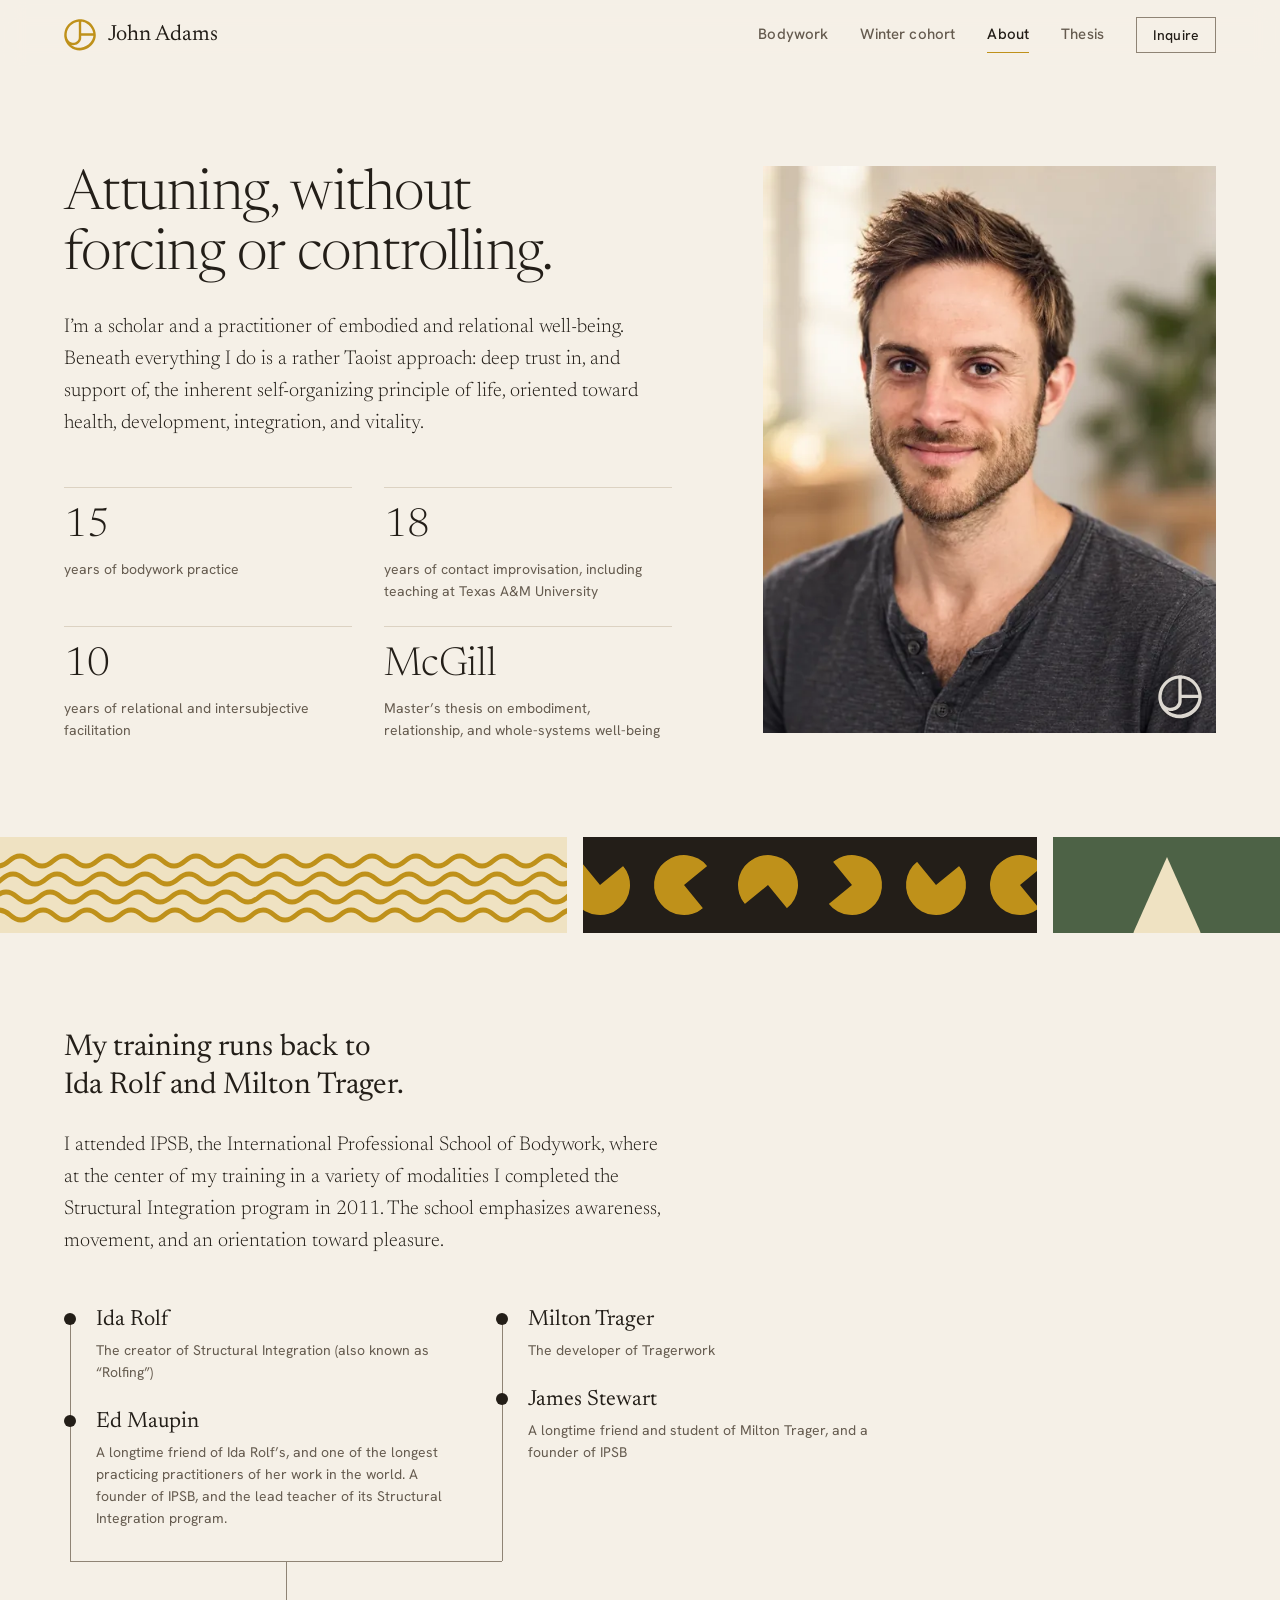
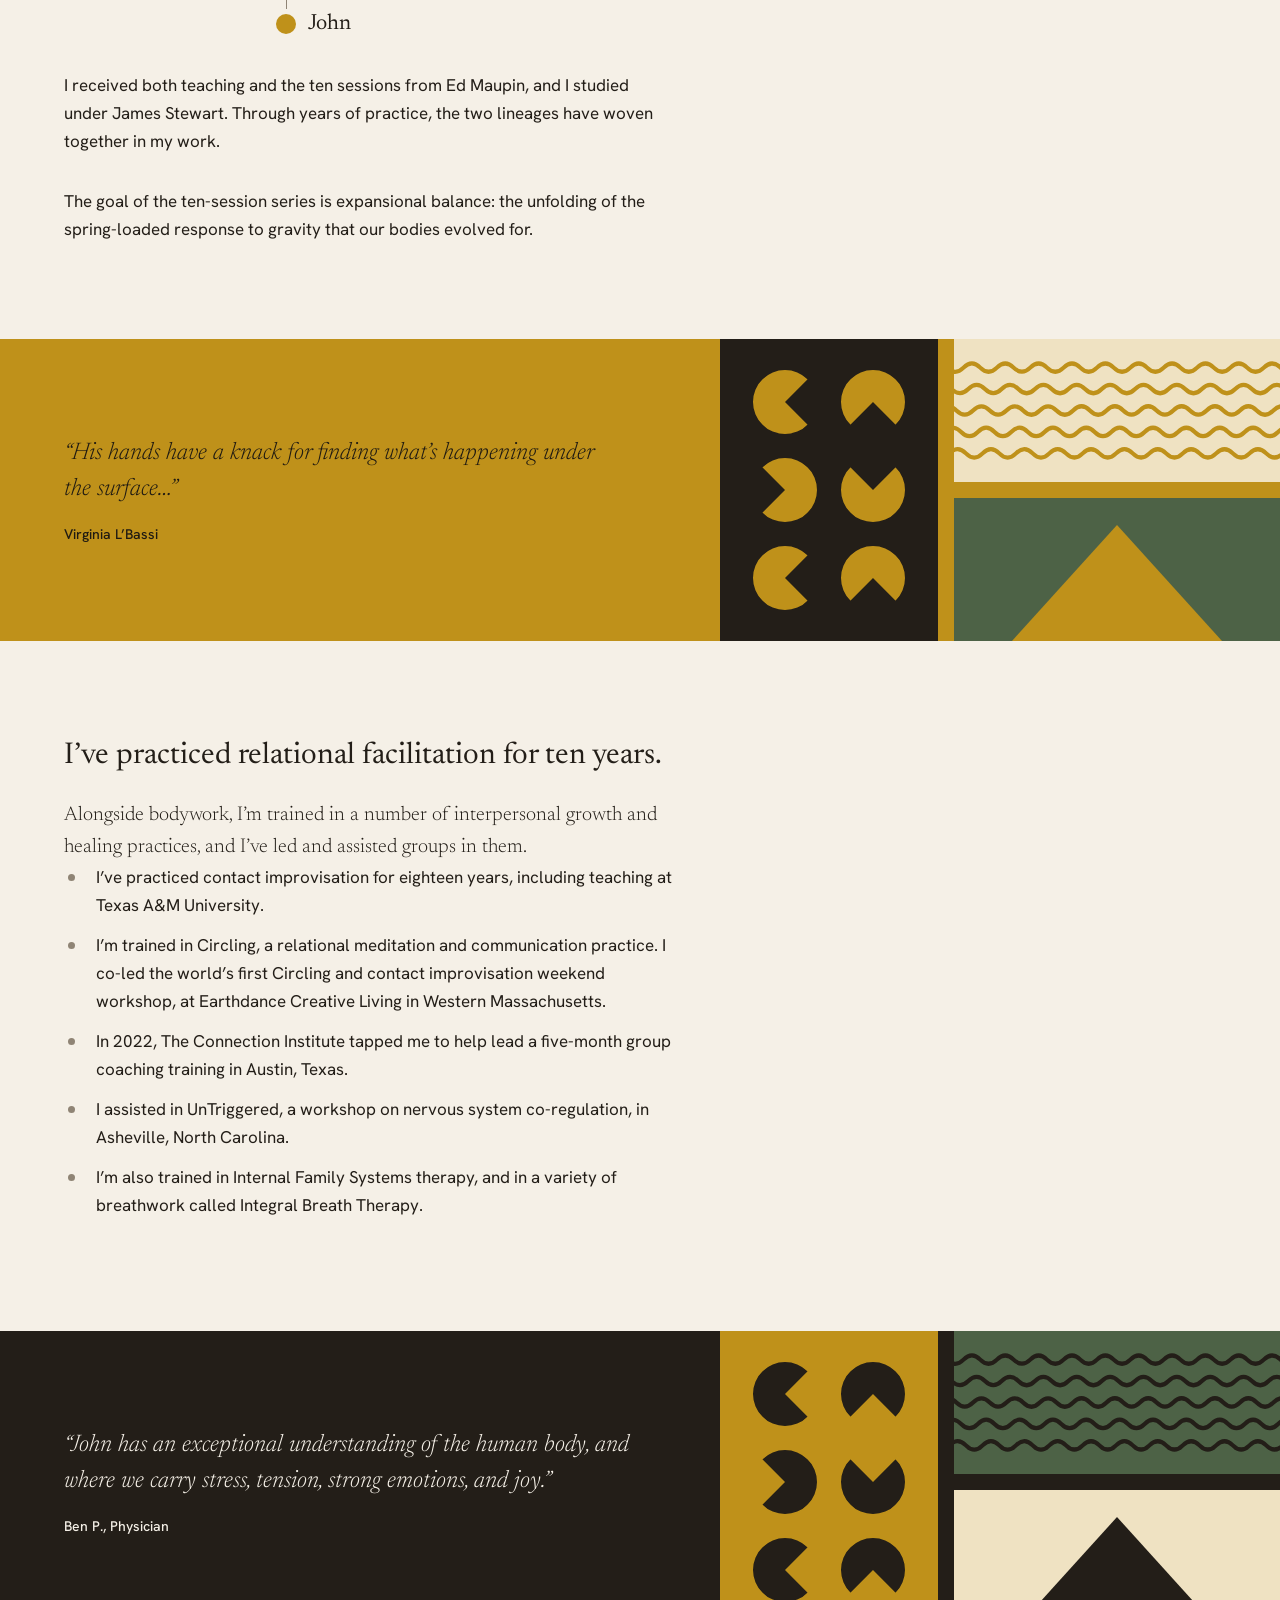
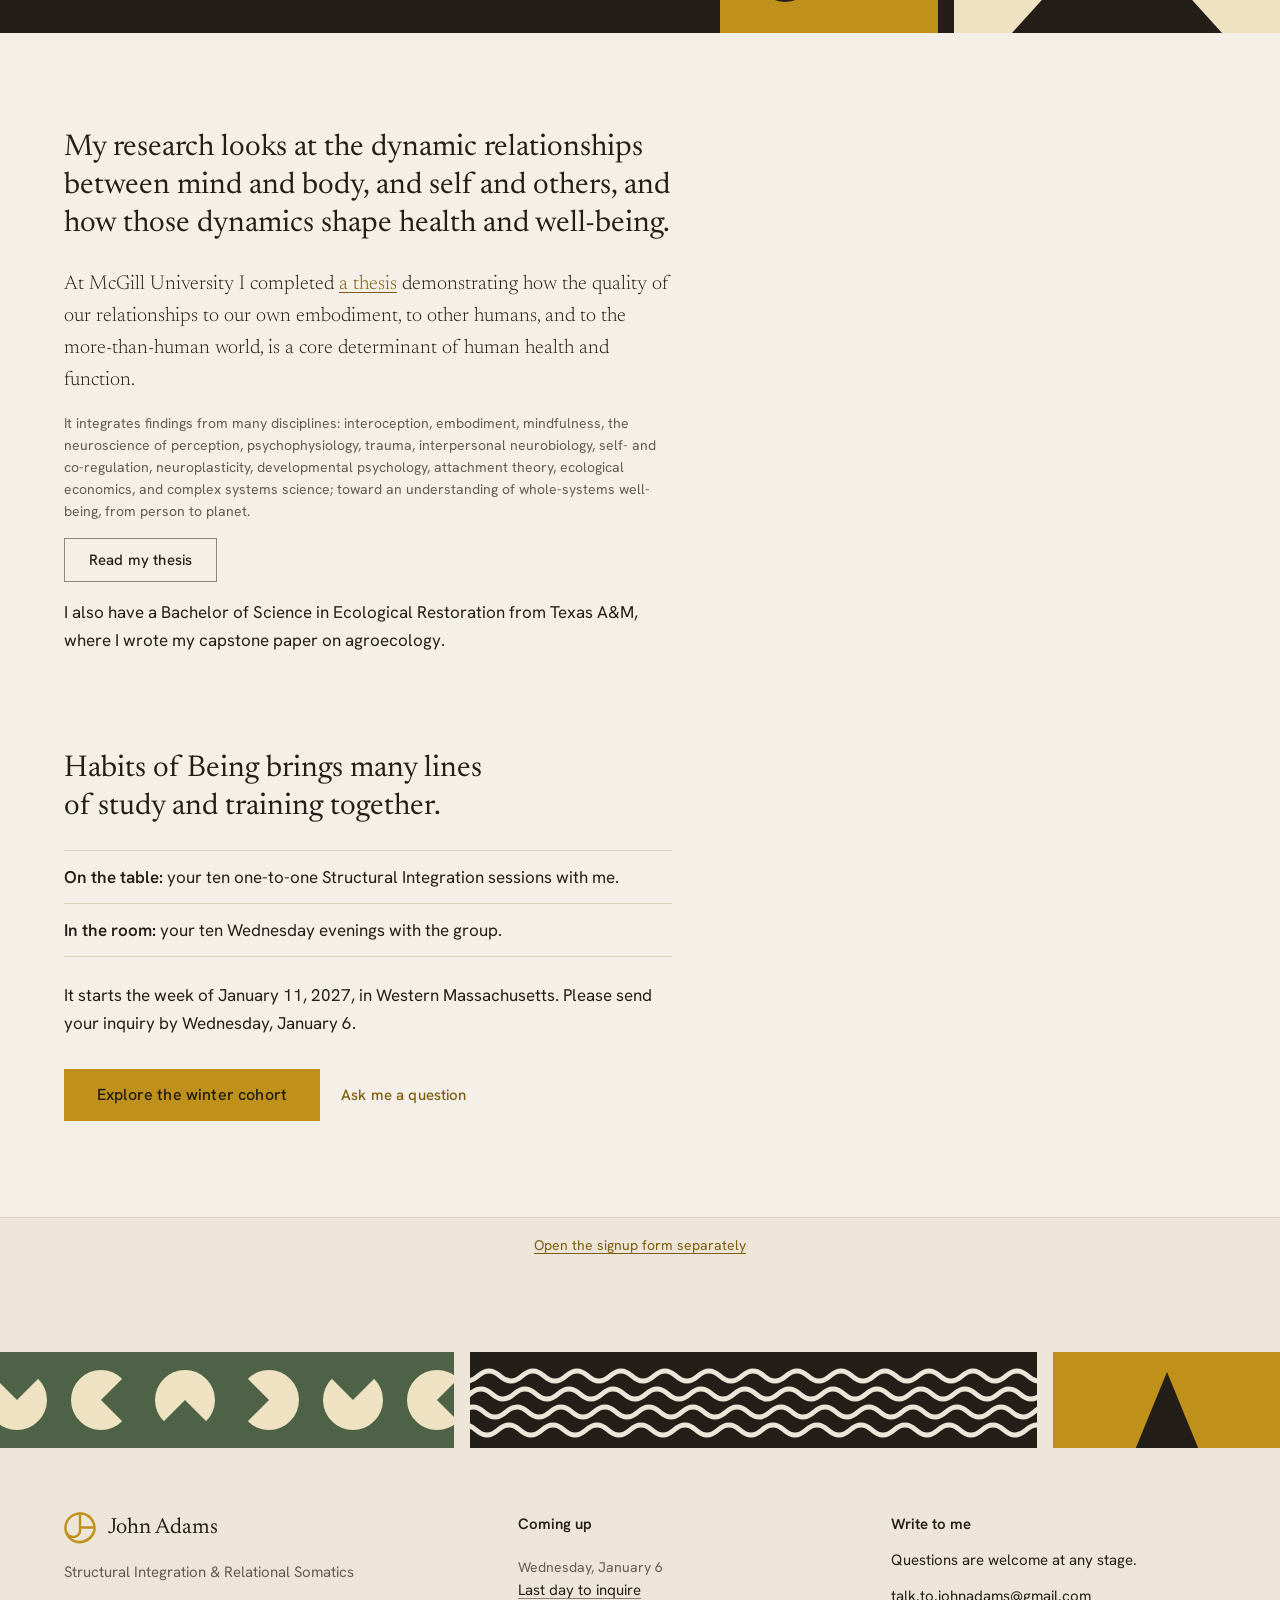
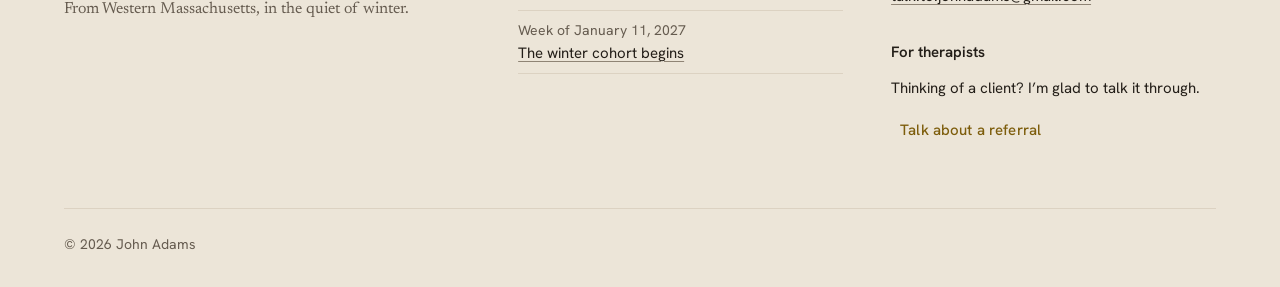
<file: about.html>
<!DOCTYPE html>
<html lang="en">
<head>
<meta charset="utf-8">
<meta name="viewport" content="width=device-width, initial-scale=1">
<title>About John Adams · Structural Integration &amp; Relational Somatics</title>
<meta name="description" content="John Adams: fifteen years of bodywork, eighteen of contact improvisation, ten of relational facilitation, and a McGill thesis on embodiment and relationship.">
<link rel="canonical" href="https://workwithjohnadams.com/about.html">
<meta property="og:type" content="website">
<meta property="og:site_name" content="John Adams">
<meta property="og:title" content="About John Adams · Structural Integration &amp; Relational Somatics">
<meta property="og:description" content="John Adams: fifteen years of bodywork, eighteen of contact improvisation, ten of relational facilitation, and a McGill thesis on embodiment and relationship.">
<meta property="og:url" content="https://workwithjohnadams.com/about.html">
<meta property="og:image" content="https://workwithjohnadams.com/images/john-bodywork-share-2026-11.jpg">
<meta property="og:image:type" content="image/jpeg">
<meta property="og:image:width" content="2048">
<meta property="og:image:height" content="1536">
<meta property="og:image:alt" content="John supporting a client’s neck and shoulders during a bodywork session.">
<meta name="twitter:image" content="https://workwithjohnadams.com/images/john-bodywork-share-2026-11.jpg">
<meta name="twitter:image:alt" content="John supporting a client’s neck and shoulders during a bodywork session.">
<meta name="twitter:card" content="summary_large_image">
<meta name="theme-color" content="#f5f0e7">
<link rel="icon" href="favicon.svg" type="image/svg+xml">
<link rel="preload" href="fonts/Newsreader-Variable.woff2" as="font" type="font/woff2" crossorigin>
<link rel="preload" href="fonts/HankenGrotesk-Variable.woff2" as="font" type="font/woff2" crossorigin>
<link rel="stylesheet" href="style.css">
<script>document.documentElement.classList.add("js")</script>
<script src="site.js" defer></script>
</head>
<body>
<a class="skip-link" href="#main">Skip to content</a>
<svg width="0" height="0" style="position:absolute" aria-hidden="true" focusable="false">
  <symbol id="mark" viewBox="63 65 1124 1124"><g transform="translate(0,1254) scale(0.1,-0.1)"><path fill="currentColor" d="M5980 11804 c-25 -2 -103 -8 -175 -14 -2292 -184 -4290 -1856 -4904 -4102 -136 -498 -183 -860 -185 -1403 -1 -389 6 -495 49 -790 281 -1898 1683 -3617 3525 -4320 1538 -587 3356 -389 4860 528 920 561 1673 1390 2140 2352 224 464 386 976 455 1442 207 1403 -178 2873 -1062 4059 -446 597 -1101 1184 -1678 1504 -33 18 -97 55 -143 82 -45 27 -171 91 -280 143 -580 274 -1085 416 -1757 496 -171 20 -708 35 -845 23z m-160 -864 c20 -20 20 -33 20 -2854 0 -3056 2 -2943 -50 -3148 -146 -569 -629 -1075 -1230 -1286 -412 -144 -867 -159 -1287 -41 -931 261 -1533 1056 -1680 2219 -21 170 -25 753 -5 930 121 1093 573 2044 1345 2828 719 730 1740 1239 2717 1356 154 19 147 19 170 -4z m1082 0 c278 -35 709 -141 918 -226 36 -14 94 -36 130 -49 89 -31 338 -148 495 -233 1267 -679 2161 -1889 2418 -3272 51 -272 50 -267 28 -289 -31 -31 -4159 -33 -4190 -2 -31 31 -37 4033 -7 4069 24 27 19 27 208 2z m4008 -4940 c25 -25 25 -33 0 -223 -22 -173 -69 -386 -130 -596 -131 -448 -408 -965 -754 -1410 -882 -1134 -2085 -1806 -3526 -1968 -243 -27 -734 -24 -990 5 -670 78 -1263 278 -1825 614 -202 121 -428 279 -478 335 -36 41 -1 46 115 19 330 -78 662 -95 1019 -51 1148 142 2088 969 2306 2028 27 132 27 134 32 685 6 533 7 554 25 568 17 12 320 14 2103 14 2070 0 2083 0 2103 -20z"/></g></symbol>
</svg>

<!-- HEADER: the same on every page. To change the menu, change it in every file. -->
<header class="site-header">
  <div class="wrap header-inner">
    <a class="brand" href="index.html">
      <svg class="mark" aria-hidden="true"><use href="#mark"/></svg>
      <span class="brand-name">John Adams</span>
    </a>
    <nav class="site-nav" aria-label="Main">
      <a href="bodywork.html">Bodywork</a>
      <a href="habits-of-being.html">Winter cohort</a>
      <a href="taster.html" data-until="2026-09-29T20:30:00-04:00">Taster evening</a>
      <a href="about.html" aria-current="page">About</a>
      <a href="thesis.html">Thesis</a>
    </nav>
    <a class="btn btn-secondary btn-sm nav-apply" href="apply.html" data-until="2027-01-07T00:00:00-05:00">Inquire</a>
  </div>
</header>

<main id="main">
<!-- ABOUT PAGE: the person. Governing thought: one approach (attuning, without forcing or controlling), trained in two lineages, practiced in relationship, grounded in research. The work itself is on the home page. -->
<section class="hero">
  <div class="wrap split">
    <div>
      <h1 class="display">Attuning, without forcing or controlling.</h1>
      <p class="lead">I’m a scholar and a practitioner of embodied and relational well-being. Beneath everything I do is a rather Taoist approach: deep trust in, and support of, the inherent self-organizing principle of life, oriented toward health, development, integration, and vitality.</p>
      <ul class="stats">
        <li><span class="num">15</span><span class="label">years of bodywork practice</span></li>
        <li><span class="num">18</span><span class="label">years of contact improvisation, including teaching at Texas A&amp;M University</span></li>
        <li><span class="num">10</span><span class="label">years of relational and intersubjective facilitation</span></li>
        <li><span class="num">McGill</span><span class="label">Master’s thesis on embodiment, relationship, and whole-systems well-being</span></li>
      </ul>
    </div>
    <figure class="photo photo-45"><div class="photo-frame"><img src="images/john-portrait.webp" srcset="images/john-portrait-561.webp 561w, images/john-portrait.webp 1122w" sizes="(min-width: 60rem) 30rem, 100vw" width="1122" height="1402" alt="John Adams, smiling, in a charcoal henley, in a softly lit room." fetchpriority="high" decoding="async"><svg class="photo-mark" aria-hidden="true"><use href="#mark"/></svg></div>
    </figure>
  </div>
  <div class="brand-motion brand-strip" data-drift aria-hidden="true"><div class="bm bm-lines"><svg viewBox="0 0 1400 96" preserveAspectRatio="xMinYMid slice" focusable="false"><path class="v1" d="M-160 24 q11 -10 22 0 t22 0 t22 0 t22 0 t22 0 t22 0 t22 0 t22 0 t22 0 t22 0 t22 0 t22 0 t22 0 t22 0 t22 0 t22 0 t22 0 t22 0 t22 0 t22 0 t22 0 t22 0 t22 0 t22 0 t22 0 t22 0 t22 0 t22 0 t22 0 t22 0 t22 0 t22 0 t22 0 t22 0 t22 0 t22 0 t22 0 t22 0 t22 0 t22 0 t22 0 t22 0 t22 0 t22 0 t22 0 t22 0 t22 0 t22 0 t22 0 t22 0 t22 0 t22 0 t22 0 t22 0 t22 0 t22 0 t22 0 t22 0 t22 0 t22 0 t22 0 t22 0 t22 0 t22 0 t22 0 t22 0 t22 0 t22 0 t22 0 t22 0 t22 0 t22 0 t22 0 t22 0 t22 0 t22 0 t22 0 t22 0 t22 0 t22 0 t22 0"/><path class="v2" d="M-160 42 q11 -10 22 0 t22 0 t22 0 t22 0 t22 0 t22 0 t22 0 t22 0 t22 0 t22 0 t22 0 t22 0 t22 0 t22 0 t22 0 t22 0 t22 0 t22 0 t22 0 t22 0 t22 0 t22 0 t22 0 t22 0 t22 0 t22 0 t22 0 t22 0 t22 0 t22 0 t22 0 t22 0 t22 0 t22 0 t22 0 t22 0 t22 0 t22 0 t22 0 t22 0 t22 0 t22 0 t22 0 t22 0 t22 0 t22 0 t22 0 t22 0 t22 0 t22 0 t22 0 t22 0 t22 0 t22 0 t22 0 t22 0 t22 0 t22 0 t22 0 t22 0 t22 0 t22 0 t22 0 t22 0 t22 0 t22 0 t22 0 t22 0 t22 0 t22 0 t22 0 t22 0 t22 0 t22 0 t22 0 t22 0 t22 0 t22 0 t22 0 t22 0 t22 0"/><path class="v3" d="M-160 60 q11 -10 22 0 t22 0 t22 0 t22 0 t22 0 t22 0 t22 0 t22 0 t22 0 t22 0 t22 0 t22 0 t22 0 t22 0 t22 0 t22 0 t22 0 t22 0 t22 0 t22 0 t22 0 t22 0 t22 0 t22 0 t22 0 t22 0 t22 0 t22 0 t22 0 t22 0 t22 0 t22 0 t22 0 t22 0 t22 0 t22 0 t22 0 t22 0 t22 0 t22 0 t22 0 t22 0 t22 0 t22 0 t22 0 t22 0 t22 0 t22 0 t22 0 t22 0 t22 0 t22 0 t22 0 t22 0 t22 0 t22 0 t22 0 t22 0 t22 0 t22 0 t22 0 t22 0 t22 0 t22 0 t22 0 t22 0 t22 0 t22 0 t22 0 t22 0 t22 0 t22 0 t22 0 t22 0 t22 0 t22 0 t22 0 t22 0 t22 0 t22 0 t22 0"/><path class="v4" d="M-160 78 q11 -10 22 0 t22 0 t22 0 t22 0 t22 0 t22 0 t22 0 t22 0 t22 0 t22 0 t22 0 t22 0 t22 0 t22 0 t22 0 t22 0 t22 0 t22 0 t22 0 t22 0 t22 0 t22 0 t22 0 t22 0 t22 0 t22 0 t22 0 t22 0 t22 0 t22 0 t22 0 t22 0 t22 0 t22 0 t22 0 t22 0 t22 0 t22 0 t22 0 t22 0 t22 0 t22 0 t22 0 t22 0 t22 0 t22 0 t22 0 t22 0 t22 0 t22 0 t22 0 t22 0 t22 0 t22 0 t22 0 t22 0 t22 0 t22 0 t22 0 t22 0 t22 0 t22 0 t22 0 t22 0 t22 0 t22 0 t22 0 t22 0 t22 0 t22 0 t22 0 t22 0 t22 0 t22 0 t22 0 t22 0 t22 0 t22 0 t22 0 t22 0 t22 0"/></svg></div><div class="bm bm-circles"><div class="tq-row"><svg class="tq" viewBox="-50 -50 100 100" focusable="false"><path d="M0 0 L50 0 A50 50 0 1 1 0 -50 Z"/></svg><svg class="tq" viewBox="-50 -50 100 100" focusable="false"><path d="M0 0 L50 0 A50 50 0 1 1 0 -50 Z"/></svg><svg class="tq" viewBox="-50 -50 100 100" focusable="false"><path d="M0 0 L50 0 A50 50 0 1 1 0 -50 Z"/></svg><svg class="tq" viewBox="-50 -50 100 100" focusable="false"><path d="M0 0 L50 0 A50 50 0 1 1 0 -50 Z"/></svg><svg class="tq" viewBox="-50 -50 100 100" focusable="false"><path d="M0 0 L50 0 A50 50 0 1 1 0 -50 Z"/></svg><svg class="tq" viewBox="-50 -50 100 100" focusable="false"><path d="M0 0 L50 0 A50 50 0 1 1 0 -50 Z"/></svg><svg class="tq" viewBox="-50 -50 100 100" focusable="false"><path d="M0 0 L50 0 A50 50 0 1 1 0 -50 Z"/></svg><svg class="tq" viewBox="-50 -50 100 100" focusable="false"><path d="M0 0 L50 0 A50 50 0 1 1 0 -50 Z"/></svg><svg class="tq" viewBox="-50 -50 100 100" focusable="false"><path d="M0 0 L50 0 A50 50 0 1 1 0 -50 Z"/></svg><svg class="tq" viewBox="-50 -50 100 100" focusable="false"><path d="M0 0 L50 0 A50 50 0 1 1 0 -50 Z"/></svg><svg class="tq" viewBox="-50 -50 100 100" focusable="false"><path d="M0 0 L50 0 A50 50 0 1 1 0 -50 Z"/></svg><svg class="tq" viewBox="-50 -50 100 100" focusable="false"><path d="M0 0 L50 0 A50 50 0 1 1 0 -50 Z"/></svg><svg class="tq" viewBox="-50 -50 100 100" focusable="false"><path d="M0 0 L50 0 A50 50 0 1 1 0 -50 Z"/></svg><svg class="tq" viewBox="-50 -50 100 100" focusable="false"><path d="M0 0 L50 0 A50 50 0 1 1 0 -50 Z"/></svg></div></div><div class="bm bm-tri"><div class="tri-shape"></div></div></div>
</section>

<section class="section" id="training">
  <div class="wrap">
    <div class="section-head flow">
      <h2>My training runs back to Ida Rolf and Milton Trager.</h2>
      <p class="lead">I attended IPSB, the International Professional School of Bodywork, where at the center of my training in a variety of modalities I completed the Structural Integration program in 2011. The school emphasizes awareness, movement, and an orientation toward pleasure.</p>
    </div>
    <!-- D6: two threads, hand to hand, meeting at John -->
    <div class="lineage">
      <div class="lineage-threads">
        <div class="lineage-line">
          <ol class="lineage-thread" aria-label="The Rolf line">
            <li><span class="lineage-name">Ida Rolf</span><span class="small">The creator of Structural Integration (also known as “Rolfing”)</span></li>
            <li><span class="lineage-name">Ed Maupin</span><span class="small">A longtime friend of Ida Rolf’s, and one of the longest practicing practitioners of her work in the world. A founder of IPSB, and the lead teacher of its Structural Integration program.</span></li>
          </ol>
        </div>
        <div class="lineage-line">
          <ol class="lineage-thread" aria-label="The Trager line">
            <li><span class="lineage-name">Milton Trager</span><span class="small">The developer of Tragerwork</span></li>
            <li><span class="lineage-name">James Stewart</span><span class="small">A longtime friend and student of Milton Trager, and a founder of IPSB</span></li>
          </ol>
        </div>
      </div>
      <div class="lineage-join" aria-hidden="true"></div>
      <p class="lineage-me"><span class="lineage-dot" aria-hidden="true"></span><span class="lineage-name">John</span></p>
    </div>
    <p class="text lineage-note">I received both teaching and the ten sessions from Ed Maupin, and I studied under James Stewart. Through years of practice, the two lineages have woven together in my work.</p>
    <p class="text lineage-note">The goal of the ten-session series is expansional balance: the unfolding of the spring-loaded response to gravity that our bodies evolved for.</p>
  </div>
</section>

<div class="band quote-band band-ochre">
  <div class="wrap">
    <figure class="qb">
      <blockquote><p>“His hands have a knack for finding what’s happening under the surface…”</p></blockquote>
      <figcaption>Virginia L’Bassi</figcaption>
    </figure>
  </div>
  <div class="brand-motion band-art" data-drift aria-hidden="true"><div class="bm bm-circles"><div class="tq-grid"><svg class="tq" viewBox="-50 -50 100 100" focusable="false"><path d="M0 0 L50 0 A50 50 0 1 1 0 -50 Z"/></svg><svg class="tq" viewBox="-50 -50 100 100" focusable="false"><path d="M0 0 L50 0 A50 50 0 1 1 0 -50 Z"/></svg><svg class="tq" viewBox="-50 -50 100 100" focusable="false"><path d="M0 0 L50 0 A50 50 0 1 1 0 -50 Z"/></svg><svg class="tq" viewBox="-50 -50 100 100" focusable="false"><path d="M0 0 L50 0 A50 50 0 1 1 0 -50 Z"/></svg><svg class="tq" viewBox="-50 -50 100 100" focusable="false"><path d="M0 0 L50 0 A50 50 0 1 1 0 -50 Z"/></svg><svg class="tq" viewBox="-50 -50 100 100" focusable="false"><path d="M0 0 L50 0 A50 50 0 1 1 0 -50 Z"/></svg></div></div><div class="bm bm-lines"><svg viewBox="0 0 900 240" preserveAspectRatio="xMinYMid slice" focusable="false"><path class="v1" d="M-160 48 q14 -14 28 0 t28 0 t28 0 t28 0 t28 0 t28 0 t28 0 t28 0 t28 0 t28 0 t28 0 t28 0 t28 0 t28 0 t28 0 t28 0 t28 0 t28 0 t28 0 t28 0 t28 0 t28 0 t28 0 t28 0 t28 0 t28 0 t28 0 t28 0 t28 0 t28 0 t28 0 t28 0 t28 0 t28 0 t28 0 t28 0 t28 0 t28 0 t28 0 t28 0 t28 0 t28 0 t28 0 t28 0 t28 0 t28 0"/><path class="v2" d="M-160 84 q14 -14 28 0 t28 0 t28 0 t28 0 t28 0 t28 0 t28 0 t28 0 t28 0 t28 0 t28 0 t28 0 t28 0 t28 0 t28 0 t28 0 t28 0 t28 0 t28 0 t28 0 t28 0 t28 0 t28 0 t28 0 t28 0 t28 0 t28 0 t28 0 t28 0 t28 0 t28 0 t28 0 t28 0 t28 0 t28 0 t28 0 t28 0 t28 0 t28 0 t28 0 t28 0 t28 0 t28 0 t28 0 t28 0 t28 0"/><path class="v3" d="M-160 120 q14 -14 28 0 t28 0 t28 0 t28 0 t28 0 t28 0 t28 0 t28 0 t28 0 t28 0 t28 0 t28 0 t28 0 t28 0 t28 0 t28 0 t28 0 t28 0 t28 0 t28 0 t28 0 t28 0 t28 0 t28 0 t28 0 t28 0 t28 0 t28 0 t28 0 t28 0 t28 0 t28 0 t28 0 t28 0 t28 0 t28 0 t28 0 t28 0 t28 0 t28 0 t28 0 t28 0 t28 0 t28 0 t28 0 t28 0"/><path class="v4" d="M-160 156 q14 -14 28 0 t28 0 t28 0 t28 0 t28 0 t28 0 t28 0 t28 0 t28 0 t28 0 t28 0 t28 0 t28 0 t28 0 t28 0 t28 0 t28 0 t28 0 t28 0 t28 0 t28 0 t28 0 t28 0 t28 0 t28 0 t28 0 t28 0 t28 0 t28 0 t28 0 t28 0 t28 0 t28 0 t28 0 t28 0 t28 0 t28 0 t28 0 t28 0 t28 0 t28 0 t28 0 t28 0 t28 0 t28 0 t28 0"/><path class="v5" d="M-160 192 q14 -14 28 0 t28 0 t28 0 t28 0 t28 0 t28 0 t28 0 t28 0 t28 0 t28 0 t28 0 t28 0 t28 0 t28 0 t28 0 t28 0 t28 0 t28 0 t28 0 t28 0 t28 0 t28 0 t28 0 t28 0 t28 0 t28 0 t28 0 t28 0 t28 0 t28 0 t28 0 t28 0 t28 0 t28 0 t28 0 t28 0 t28 0 t28 0 t28 0 t28 0 t28 0 t28 0 t28 0 t28 0 t28 0 t28 0"/></svg></div><div class="bm bm-tri"><div class="tri-shape"></div></div></div><div class="brand-motion brand-strip band-strip" data-drift aria-hidden="true"><div class="bm bm-lines"><svg viewBox="0 0 1400 96" preserveAspectRatio="xMinYMid slice" focusable="false"><path class="v1" d="M-160 24 q11 -10 22 0 t22 0 t22 0 t22 0 t22 0 t22 0 t22 0 t22 0 t22 0 t22 0 t22 0 t22 0 t22 0 t22 0 t22 0 t22 0 t22 0 t22 0 t22 0 t22 0 t22 0 t22 0 t22 0 t22 0 t22 0 t22 0 t22 0 t22 0 t22 0 t22 0 t22 0 t22 0 t22 0 t22 0 t22 0 t22 0 t22 0 t22 0 t22 0 t22 0 t22 0 t22 0 t22 0 t22 0 t22 0 t22 0 t22 0 t22 0 t22 0 t22 0 t22 0 t22 0 t22 0 t22 0 t22 0 t22 0 t22 0 t22 0 t22 0 t22 0 t22 0 t22 0 t22 0 t22 0 t22 0 t22 0 t22 0 t22 0 t22 0 t22 0 t22 0 t22 0 t22 0 t22 0 t22 0 t22 0 t22 0 t22 0 t22 0 t22 0 t22 0"/><path class="v2" d="M-160 42 q11 -10 22 0 t22 0 t22 0 t22 0 t22 0 t22 0 t22 0 t22 0 t22 0 t22 0 t22 0 t22 0 t22 0 t22 0 t22 0 t22 0 t22 0 t22 0 t22 0 t22 0 t22 0 t22 0 t22 0 t22 0 t22 0 t22 0 t22 0 t22 0 t22 0 t22 0 t22 0 t22 0 t22 0 t22 0 t22 0 t22 0 t22 0 t22 0 t22 0 t22 0 t22 0 t22 0 t22 0 t22 0 t22 0 t22 0 t22 0 t22 0 t22 0 t22 0 t22 0 t22 0 t22 0 t22 0 t22 0 t22 0 t22 0 t22 0 t22 0 t22 0 t22 0 t22 0 t22 0 t22 0 t22 0 t22 0 t22 0 t22 0 t22 0 t22 0 t22 0 t22 0 t22 0 t22 0 t22 0 t22 0 t22 0 t22 0 t22 0 t22 0 t22 0"/><path class="v3" d="M-160 60 q11 -10 22 0 t22 0 t22 0 t22 0 t22 0 t22 0 t22 0 t22 0 t22 0 t22 0 t22 0 t22 0 t22 0 t22 0 t22 0 t22 0 t22 0 t22 0 t22 0 t22 0 t22 0 t22 0 t22 0 t22 0 t22 0 t22 0 t22 0 t22 0 t22 0 t22 0 t22 0 t22 0 t22 0 t22 0 t22 0 t22 0 t22 0 t22 0 t22 0 t22 0 t22 0 t22 0 t22 0 t22 0 t22 0 t22 0 t22 0 t22 0 t22 0 t22 0 t22 0 t22 0 t22 0 t22 0 t22 0 t22 0 t22 0 t22 0 t22 0 t22 0 t22 0 t22 0 t22 0 t22 0 t22 0 t22 0 t22 0 t22 0 t22 0 t22 0 t22 0 t22 0 t22 0 t22 0 t22 0 t22 0 t22 0 t22 0 t22 0 t22 0 t22 0"/><path class="v4" d="M-160 78 q11 -10 22 0 t22 0 t22 0 t22 0 t22 0 t22 0 t22 0 t22 0 t22 0 t22 0 t22 0 t22 0 t22 0 t22 0 t22 0 t22 0 t22 0 t22 0 t22 0 t22 0 t22 0 t22 0 t22 0 t22 0 t22 0 t22 0 t22 0 t22 0 t22 0 t22 0 t22 0 t22 0 t22 0 t22 0 t22 0 t22 0 t22 0 t22 0 t22 0 t22 0 t22 0 t22 0 t22 0 t22 0 t22 0 t22 0 t22 0 t22 0 t22 0 t22 0 t22 0 t22 0 t22 0 t22 0 t22 0 t22 0 t22 0 t22 0 t22 0 t22 0 t22 0 t22 0 t22 0 t22 0 t22 0 t22 0 t22 0 t22 0 t22 0 t22 0 t22 0 t22 0 t22 0 t22 0 t22 0 t22 0 t22 0 t22 0 t22 0 t22 0 t22 0"/></svg></div><div class="bm bm-circles"><div class="tq-row"><svg class="tq" viewBox="-50 -50 100 100" focusable="false"><path d="M0 0 L50 0 A50 50 0 1 1 0 -50 Z"/></svg><svg class="tq" viewBox="-50 -50 100 100" focusable="false"><path d="M0 0 L50 0 A50 50 0 1 1 0 -50 Z"/></svg><svg class="tq" viewBox="-50 -50 100 100" focusable="false"><path d="M0 0 L50 0 A50 50 0 1 1 0 -50 Z"/></svg><svg class="tq" viewBox="-50 -50 100 100" focusable="false"><path d="M0 0 L50 0 A50 50 0 1 1 0 -50 Z"/></svg><svg class="tq" viewBox="-50 -50 100 100" focusable="false"><path d="M0 0 L50 0 A50 50 0 1 1 0 -50 Z"/></svg><svg class="tq" viewBox="-50 -50 100 100" focusable="false"><path d="M0 0 L50 0 A50 50 0 1 1 0 -50 Z"/></svg><svg class="tq" viewBox="-50 -50 100 100" focusable="false"><path d="M0 0 L50 0 A50 50 0 1 1 0 -50 Z"/></svg><svg class="tq" viewBox="-50 -50 100 100" focusable="false"><path d="M0 0 L50 0 A50 50 0 1 1 0 -50 Z"/></svg><svg class="tq" viewBox="-50 -50 100 100" focusable="false"><path d="M0 0 L50 0 A50 50 0 1 1 0 -50 Z"/></svg><svg class="tq" viewBox="-50 -50 100 100" focusable="false"><path d="M0 0 L50 0 A50 50 0 1 1 0 -50 Z"/></svg><svg class="tq" viewBox="-50 -50 100 100" focusable="false"><path d="M0 0 L50 0 A50 50 0 1 1 0 -50 Z"/></svg><svg class="tq" viewBox="-50 -50 100 100" focusable="false"><path d="M0 0 L50 0 A50 50 0 1 1 0 -50 Z"/></svg><svg class="tq" viewBox="-50 -50 100 100" focusable="false"><path d="M0 0 L50 0 A50 50 0 1 1 0 -50 Z"/></svg><svg class="tq" viewBox="-50 -50 100 100" focusable="false"><path d="M0 0 L50 0 A50 50 0 1 1 0 -50 Z"/></svg></div></div><div class="bm bm-tri"><div class="tri-shape"></div></div></div>
</div>

<section class="section" id="relational">
  <div class="wrap">
    <div class="text flow">
      <h2>I’ve practiced relational facilitation for ten years.</h2>
      <p class="lead">Alongside bodywork, I’m trained in a number of interpersonal growth and healing practices, and I’ve led and assisted groups in them.</p>
      <ul class="list">
        <li>I’ve practiced contact improvisation for eighteen years, including teaching at Texas A&amp;M University.</li>
        <li>I’m trained in Circling, a relational meditation and communication practice. I co-led the world’s first Circling and contact improvisation weekend workshop, at Earthdance Creative Living in Western Massachusetts.</li>
        <li>In 2022, The Connection Institute tapped me to help lead a five-month group coaching training in Austin, Texas.</li>
        <li>I assisted in UnTriggered, a workshop on nervous system co-regulation, in Asheville, North Carolina.</li>
        <li>I’m also trained in Internal Family Systems therapy, and in a variety of breathwork called Integral Breath Therapy.</li>
      </ul>
    </div>
  </div>
</section>

<div class="band quote-band band-ink">
  <div class="wrap">
    <figure class="qb">
      <blockquote><p>“John has an exceptional understanding of the human body, and where we carry stress, tension, strong emotions, and joy.”</p></blockquote>
      <figcaption>Ben P., Physician</figcaption>
    </figure>
  </div>
  <div class="brand-motion band-art" data-drift aria-hidden="true"><div class="bm bm-circles"><div class="tq-grid"><svg class="tq" viewBox="-50 -50 100 100" focusable="false"><path d="M0 0 L50 0 A50 50 0 1 1 0 -50 Z"/></svg><svg class="tq" viewBox="-50 -50 100 100" focusable="false"><path d="M0 0 L50 0 A50 50 0 1 1 0 -50 Z"/></svg><svg class="tq" viewBox="-50 -50 100 100" focusable="false"><path d="M0 0 L50 0 A50 50 0 1 1 0 -50 Z"/></svg><svg class="tq" viewBox="-50 -50 100 100" focusable="false"><path d="M0 0 L50 0 A50 50 0 1 1 0 -50 Z"/></svg><svg class="tq" viewBox="-50 -50 100 100" focusable="false"><path d="M0 0 L50 0 A50 50 0 1 1 0 -50 Z"/></svg><svg class="tq" viewBox="-50 -50 100 100" focusable="false"><path d="M0 0 L50 0 A50 50 0 1 1 0 -50 Z"/></svg></div></div><div class="bm bm-lines"><svg viewBox="0 0 900 240" preserveAspectRatio="xMinYMid slice" focusable="false"><path class="v1" d="M-160 48 q14 -14 28 0 t28 0 t28 0 t28 0 t28 0 t28 0 t28 0 t28 0 t28 0 t28 0 t28 0 t28 0 t28 0 t28 0 t28 0 t28 0 t28 0 t28 0 t28 0 t28 0 t28 0 t28 0 t28 0 t28 0 t28 0 t28 0 t28 0 t28 0 t28 0 t28 0 t28 0 t28 0 t28 0 t28 0 t28 0 t28 0 t28 0 t28 0 t28 0 t28 0 t28 0 t28 0 t28 0 t28 0 t28 0 t28 0"/><path class="v2" d="M-160 84 q14 -14 28 0 t28 0 t28 0 t28 0 t28 0 t28 0 t28 0 t28 0 t28 0 t28 0 t28 0 t28 0 t28 0 t28 0 t28 0 t28 0 t28 0 t28 0 t28 0 t28 0 t28 0 t28 0 t28 0 t28 0 t28 0 t28 0 t28 0 t28 0 t28 0 t28 0 t28 0 t28 0 t28 0 t28 0 t28 0 t28 0 t28 0 t28 0 t28 0 t28 0 t28 0 t28 0 t28 0 t28 0 t28 0 t28 0"/><path class="v3" d="M-160 120 q14 -14 28 0 t28 0 t28 0 t28 0 t28 0 t28 0 t28 0 t28 0 t28 0 t28 0 t28 0 t28 0 t28 0 t28 0 t28 0 t28 0 t28 0 t28 0 t28 0 t28 0 t28 0 t28 0 t28 0 t28 0 t28 0 t28 0 t28 0 t28 0 t28 0 t28 0 t28 0 t28 0 t28 0 t28 0 t28 0 t28 0 t28 0 t28 0 t28 0 t28 0 t28 0 t28 0 t28 0 t28 0 t28 0 t28 0"/><path class="v4" d="M-160 156 q14 -14 28 0 t28 0 t28 0 t28 0 t28 0 t28 0 t28 0 t28 0 t28 0 t28 0 t28 0 t28 0 t28 0 t28 0 t28 0 t28 0 t28 0 t28 0 t28 0 t28 0 t28 0 t28 0 t28 0 t28 0 t28 0 t28 0 t28 0 t28 0 t28 0 t28 0 t28 0 t28 0 t28 0 t28 0 t28 0 t28 0 t28 0 t28 0 t28 0 t28 0 t28 0 t28 0 t28 0 t28 0 t28 0 t28 0"/><path class="v5" d="M-160 192 q14 -14 28 0 t28 0 t28 0 t28 0 t28 0 t28 0 t28 0 t28 0 t28 0 t28 0 t28 0 t28 0 t28 0 t28 0 t28 0 t28 0 t28 0 t28 0 t28 0 t28 0 t28 0 t28 0 t28 0 t28 0 t28 0 t28 0 t28 0 t28 0 t28 0 t28 0 t28 0 t28 0 t28 0 t28 0 t28 0 t28 0 t28 0 t28 0 t28 0 t28 0 t28 0 t28 0 t28 0 t28 0 t28 0 t28 0"/></svg></div><div class="bm bm-tri"><div class="tri-shape"></div></div></div><div class="brand-motion brand-strip band-strip" data-drift aria-hidden="true"><div class="bm bm-lines"><svg viewBox="0 0 1400 96" preserveAspectRatio="xMinYMid slice" focusable="false"><path class="v1" d="M-160 24 q11 -10 22 0 t22 0 t22 0 t22 0 t22 0 t22 0 t22 0 t22 0 t22 0 t22 0 t22 0 t22 0 t22 0 t22 0 t22 0 t22 0 t22 0 t22 0 t22 0 t22 0 t22 0 t22 0 t22 0 t22 0 t22 0 t22 0 t22 0 t22 0 t22 0 t22 0 t22 0 t22 0 t22 0 t22 0 t22 0 t22 0 t22 0 t22 0 t22 0 t22 0 t22 0 t22 0 t22 0 t22 0 t22 0 t22 0 t22 0 t22 0 t22 0 t22 0 t22 0 t22 0 t22 0 t22 0 t22 0 t22 0 t22 0 t22 0 t22 0 t22 0 t22 0 t22 0 t22 0 t22 0 t22 0 t22 0 t22 0 t22 0 t22 0 t22 0 t22 0 t22 0 t22 0 t22 0 t22 0 t22 0 t22 0 t22 0 t22 0 t22 0 t22 0"/><path class="v2" d="M-160 42 q11 -10 22 0 t22 0 t22 0 t22 0 t22 0 t22 0 t22 0 t22 0 t22 0 t22 0 t22 0 t22 0 t22 0 t22 0 t22 0 t22 0 t22 0 t22 0 t22 0 t22 0 t22 0 t22 0 t22 0 t22 0 t22 0 t22 0 t22 0 t22 0 t22 0 t22 0 t22 0 t22 0 t22 0 t22 0 t22 0 t22 0 t22 0 t22 0 t22 0 t22 0 t22 0 t22 0 t22 0 t22 0 t22 0 t22 0 t22 0 t22 0 t22 0 t22 0 t22 0 t22 0 t22 0 t22 0 t22 0 t22 0 t22 0 t22 0 t22 0 t22 0 t22 0 t22 0 t22 0 t22 0 t22 0 t22 0 t22 0 t22 0 t22 0 t22 0 t22 0 t22 0 t22 0 t22 0 t22 0 t22 0 t22 0 t22 0 t22 0 t22 0 t22 0"/><path class="v3" d="M-160 60 q11 -10 22 0 t22 0 t22 0 t22 0 t22 0 t22 0 t22 0 t22 0 t22 0 t22 0 t22 0 t22 0 t22 0 t22 0 t22 0 t22 0 t22 0 t22 0 t22 0 t22 0 t22 0 t22 0 t22 0 t22 0 t22 0 t22 0 t22 0 t22 0 t22 0 t22 0 t22 0 t22 0 t22 0 t22 0 t22 0 t22 0 t22 0 t22 0 t22 0 t22 0 t22 0 t22 0 t22 0 t22 0 t22 0 t22 0 t22 0 t22 0 t22 0 t22 0 t22 0 t22 0 t22 0 t22 0 t22 0 t22 0 t22 0 t22 0 t22 0 t22 0 t22 0 t22 0 t22 0 t22 0 t22 0 t22 0 t22 0 t22 0 t22 0 t22 0 t22 0 t22 0 t22 0 t22 0 t22 0 t22 0 t22 0 t22 0 t22 0 t22 0 t22 0"/><path class="v4" d="M-160 78 q11 -10 22 0 t22 0 t22 0 t22 0 t22 0 t22 0 t22 0 t22 0 t22 0 t22 0 t22 0 t22 0 t22 0 t22 0 t22 0 t22 0 t22 0 t22 0 t22 0 t22 0 t22 0 t22 0 t22 0 t22 0 t22 0 t22 0 t22 0 t22 0 t22 0 t22 0 t22 0 t22 0 t22 0 t22 0 t22 0 t22 0 t22 0 t22 0 t22 0 t22 0 t22 0 t22 0 t22 0 t22 0 t22 0 t22 0 t22 0 t22 0 t22 0 t22 0 t22 0 t22 0 t22 0 t22 0 t22 0 t22 0 t22 0 t22 0 t22 0 t22 0 t22 0 t22 0 t22 0 t22 0 t22 0 t22 0 t22 0 t22 0 t22 0 t22 0 t22 0 t22 0 t22 0 t22 0 t22 0 t22 0 t22 0 t22 0 t22 0 t22 0 t22 0"/></svg></div><div class="bm bm-circles"><div class="tq-row"><svg class="tq" viewBox="-50 -50 100 100" focusable="false"><path d="M0 0 L50 0 A50 50 0 1 1 0 -50 Z"/></svg><svg class="tq" viewBox="-50 -50 100 100" focusable="false"><path d="M0 0 L50 0 A50 50 0 1 1 0 -50 Z"/></svg><svg class="tq" viewBox="-50 -50 100 100" focusable="false"><path d="M0 0 L50 0 A50 50 0 1 1 0 -50 Z"/></svg><svg class="tq" viewBox="-50 -50 100 100" focusable="false"><path d="M0 0 L50 0 A50 50 0 1 1 0 -50 Z"/></svg><svg class="tq" viewBox="-50 -50 100 100" focusable="false"><path d="M0 0 L50 0 A50 50 0 1 1 0 -50 Z"/></svg><svg class="tq" viewBox="-50 -50 100 100" focusable="false"><path d="M0 0 L50 0 A50 50 0 1 1 0 -50 Z"/></svg><svg class="tq" viewBox="-50 -50 100 100" focusable="false"><path d="M0 0 L50 0 A50 50 0 1 1 0 -50 Z"/></svg><svg class="tq" viewBox="-50 -50 100 100" focusable="false"><path d="M0 0 L50 0 A50 50 0 1 1 0 -50 Z"/></svg><svg class="tq" viewBox="-50 -50 100 100" focusable="false"><path d="M0 0 L50 0 A50 50 0 1 1 0 -50 Z"/></svg><svg class="tq" viewBox="-50 -50 100 100" focusable="false"><path d="M0 0 L50 0 A50 50 0 1 1 0 -50 Z"/></svg><svg class="tq" viewBox="-50 -50 100 100" focusable="false"><path d="M0 0 L50 0 A50 50 0 1 1 0 -50 Z"/></svg><svg class="tq" viewBox="-50 -50 100 100" focusable="false"><path d="M0 0 L50 0 A50 50 0 1 1 0 -50 Z"/></svg><svg class="tq" viewBox="-50 -50 100 100" focusable="false"><path d="M0 0 L50 0 A50 50 0 1 1 0 -50 Z"/></svg><svg class="tq" viewBox="-50 -50 100 100" focusable="false"><path d="M0 0 L50 0 A50 50 0 1 1 0 -50 Z"/></svg></div></div><div class="bm bm-tri"><div class="tri-shape"></div></div></div>
</div>

<section class="section" id="research">
  <div class="wrap">
    <div class="text flow">
      <h2>My research looks at the dynamic relationships between mind and body, and self and others, and how those dynamics shape health and well-being.</h2>
      <p class="lead">At McGill University I completed <a href="thesis.html">a thesis</a> demonstrating how the quality of our relationships to our own embodiment, to other humans, and to the more-than-human world, is a core determinant of human health and function.</p>
      <p class="small muted">It integrates findings from many disciplines: interoception, embodiment, mindfulness, the neuroscience of perception, psychophysiology, trauma, interpersonal neurobiology, self- and co-regulation, neuroplasticity, developmental psychology, attachment theory, ecological economics, and complex systems science; toward an understanding of whole-systems well-being, from person to planet.</p>
      <p><a class="btn btn-secondary" href="thesis.html">Read my thesis</a></p>
      <p>I also have a Bachelor of Science in Ecological Restoration from Texas A&amp;M, where I wrote my capstone paper on agroecology.</p>
    </div>
  </div>
</section>

<section class="section next-step">
  <div class="wrap">
    <div class="section-head flow">
      <h2>Habits of Being brings many lines of study and training together.</h2>
      <ul class="rows">
        <li><strong>On the table:</strong> your ten one-to-one Structural Integration sessions with me.</li>
        <li><strong>In the room:</strong> your ten Wednesday evenings with the group.</li>
      </ul>
      <p data-until="2027-01-07T00:00:00-05:00">It starts the week of January 11, 2027, in Western Massachusetts. Please send your inquiry by Wednesday, January 6.</p>
      <p hidden data-from="2027-01-07T00:00:00-05:00">The inquiry period for this winter has closed. If you’d like to hear about future cohorts, write to me.</p>
    </div>
    <div class="actions">
      <a class="btn btn-primary btn-lg" href="habits-of-being.html" data-until="2027-01-07T00:00:00-05:00">Explore the winter cohort</a>
      <a class="btn btn-primary btn-lg" href="mailto:talk.to.johnadams@gmail.com?subject=Future%20cohorts&amp;body=Hi%20John%2C%0D%0A%0D%0AI'd%20like%20to%20hear%20about%20future%20cohorts%20of%20Habits%20of%20Being.%0D%0A" hidden data-from="2027-01-07T00:00:00-05:00">Ask about future cohorts</a>
      <a class="btn btn-quiet" href="taster.html" data-until="2026-09-29T20:30:00-04:00">Meet me in person</a>
      <a class="btn btn-quiet" href="mailto:talk.to.johnadams@gmail.com?subject=A%20question%20about%20Habits%20of%20Being&amp;body=Hi%20John%2C%0D%0A%0D%0A" hidden data-from="2026-09-29T20:30:00-04:00" data-until="2027-01-07T00:00:00-05:00">Ask me a question</a>
    </div>
    <p class="actions-note" data-until="2026-09-29T20:30:00-04:00">At the taster evening, Tuesday, September 29, in Northampton.</p>
  </div>
</section>

<section class="section newsletter-signup" id="stay-in-touch" aria-label="Join the mailing list">
  <div class="container">
    <div class="newsletter-embed">
      <script async data-uid="cc1cfb6171" src="https://work-with-john-adams.kit.com/cc1cfb6171/index.js"></script>
    </div>
    <p class="newsletter-fallback small"><a href="https://work-with-john-adams.kit.com/cc1cfb6171">Open the signup form separately</a></p>
  </div>
</section>

</main>

<!-- FOOTER: the same on every page. -->
<footer class="site-footer">
  <div class="brand-motion brand-strip" data-drift aria-hidden="true"><div class="bm bm-circles"><div class="tq-row"><svg class="tq" viewBox="-50 -50 100 100" focusable="false"><path d="M0 0 L50 0 A50 50 0 1 1 0 -50 Z"/></svg><svg class="tq" viewBox="-50 -50 100 100" focusable="false"><path d="M0 0 L50 0 A50 50 0 1 1 0 -50 Z"/></svg><svg class="tq" viewBox="-50 -50 100 100" focusable="false"><path d="M0 0 L50 0 A50 50 0 1 1 0 -50 Z"/></svg><svg class="tq" viewBox="-50 -50 100 100" focusable="false"><path d="M0 0 L50 0 A50 50 0 1 1 0 -50 Z"/></svg><svg class="tq" viewBox="-50 -50 100 100" focusable="false"><path d="M0 0 L50 0 A50 50 0 1 1 0 -50 Z"/></svg><svg class="tq" viewBox="-50 -50 100 100" focusable="false"><path d="M0 0 L50 0 A50 50 0 1 1 0 -50 Z"/></svg><svg class="tq" viewBox="-50 -50 100 100" focusable="false"><path d="M0 0 L50 0 A50 50 0 1 1 0 -50 Z"/></svg><svg class="tq" viewBox="-50 -50 100 100" focusable="false"><path d="M0 0 L50 0 A50 50 0 1 1 0 -50 Z"/></svg><svg class="tq" viewBox="-50 -50 100 100" focusable="false"><path d="M0 0 L50 0 A50 50 0 1 1 0 -50 Z"/></svg><svg class="tq" viewBox="-50 -50 100 100" focusable="false"><path d="M0 0 L50 0 A50 50 0 1 1 0 -50 Z"/></svg><svg class="tq" viewBox="-50 -50 100 100" focusable="false"><path d="M0 0 L50 0 A50 50 0 1 1 0 -50 Z"/></svg><svg class="tq" viewBox="-50 -50 100 100" focusable="false"><path d="M0 0 L50 0 A50 50 0 1 1 0 -50 Z"/></svg><svg class="tq" viewBox="-50 -50 100 100" focusable="false"><path d="M0 0 L50 0 A50 50 0 1 1 0 -50 Z"/></svg><svg class="tq" viewBox="-50 -50 100 100" focusable="false"><path d="M0 0 L50 0 A50 50 0 1 1 0 -50 Z"/></svg></div></div><div class="bm bm-lines"><svg viewBox="0 0 1400 96" preserveAspectRatio="xMinYMid slice" focusable="false"><path class="v1" d="M-160 24 q11 -10 22 0 t22 0 t22 0 t22 0 t22 0 t22 0 t22 0 t22 0 t22 0 t22 0 t22 0 t22 0 t22 0 t22 0 t22 0 t22 0 t22 0 t22 0 t22 0 t22 0 t22 0 t22 0 t22 0 t22 0 t22 0 t22 0 t22 0 t22 0 t22 0 t22 0 t22 0 t22 0 t22 0 t22 0 t22 0 t22 0 t22 0 t22 0 t22 0 t22 0 t22 0 t22 0 t22 0 t22 0 t22 0 t22 0 t22 0 t22 0 t22 0 t22 0 t22 0 t22 0 t22 0 t22 0 t22 0 t22 0 t22 0 t22 0 t22 0 t22 0 t22 0 t22 0 t22 0 t22 0 t22 0 t22 0 t22 0 t22 0 t22 0 t22 0 t22 0 t22 0 t22 0 t22 0 t22 0 t22 0 t22 0 t22 0 t22 0 t22 0 t22 0"/><path class="v2" d="M-160 42 q11 -10 22 0 t22 0 t22 0 t22 0 t22 0 t22 0 t22 0 t22 0 t22 0 t22 0 t22 0 t22 0 t22 0 t22 0 t22 0 t22 0 t22 0 t22 0 t22 0 t22 0 t22 0 t22 0 t22 0 t22 0 t22 0 t22 0 t22 0 t22 0 t22 0 t22 0 t22 0 t22 0 t22 0 t22 0 t22 0 t22 0 t22 0 t22 0 t22 0 t22 0 t22 0 t22 0 t22 0 t22 0 t22 0 t22 0 t22 0 t22 0 t22 0 t22 0 t22 0 t22 0 t22 0 t22 0 t22 0 t22 0 t22 0 t22 0 t22 0 t22 0 t22 0 t22 0 t22 0 t22 0 t22 0 t22 0 t22 0 t22 0 t22 0 t22 0 t22 0 t22 0 t22 0 t22 0 t22 0 t22 0 t22 0 t22 0 t22 0 t22 0 t22 0"/><path class="v3" d="M-160 60 q11 -10 22 0 t22 0 t22 0 t22 0 t22 0 t22 0 t22 0 t22 0 t22 0 t22 0 t22 0 t22 0 t22 0 t22 0 t22 0 t22 0 t22 0 t22 0 t22 0 t22 0 t22 0 t22 0 t22 0 t22 0 t22 0 t22 0 t22 0 t22 0 t22 0 t22 0 t22 0 t22 0 t22 0 t22 0 t22 0 t22 0 t22 0 t22 0 t22 0 t22 0 t22 0 t22 0 t22 0 t22 0 t22 0 t22 0 t22 0 t22 0 t22 0 t22 0 t22 0 t22 0 t22 0 t22 0 t22 0 t22 0 t22 0 t22 0 t22 0 t22 0 t22 0 t22 0 t22 0 t22 0 t22 0 t22 0 t22 0 t22 0 t22 0 t22 0 t22 0 t22 0 t22 0 t22 0 t22 0 t22 0 t22 0 t22 0 t22 0 t22 0 t22 0"/><path class="v4" d="M-160 78 q11 -10 22 0 t22 0 t22 0 t22 0 t22 0 t22 0 t22 0 t22 0 t22 0 t22 0 t22 0 t22 0 t22 0 t22 0 t22 0 t22 0 t22 0 t22 0 t22 0 t22 0 t22 0 t22 0 t22 0 t22 0 t22 0 t22 0 t22 0 t22 0 t22 0 t22 0 t22 0 t22 0 t22 0 t22 0 t22 0 t22 0 t22 0 t22 0 t22 0 t22 0 t22 0 t22 0 t22 0 t22 0 t22 0 t22 0 t22 0 t22 0 t22 0 t22 0 t22 0 t22 0 t22 0 t22 0 t22 0 t22 0 t22 0 t22 0 t22 0 t22 0 t22 0 t22 0 t22 0 t22 0 t22 0 t22 0 t22 0 t22 0 t22 0 t22 0 t22 0 t22 0 t22 0 t22 0 t22 0 t22 0 t22 0 t22 0 t22 0 t22 0 t22 0"/></svg></div><div class="bm bm-tri"><div class="tri-shape"></div></div></div>
  <div class="wrap">
    <div class="footer-grid">
      <div>
        <a class="brand" href="index.html">
          <svg class="mark" aria-hidden="true"><use href="#mark"/></svg>
          <span class="brand-name">John Adams</span>
        </a>
        <p class="muted">Structural Integration &amp; Relational Somatics</p>
        <p class="season" data-season>From Western Massachusetts.</p>
      </div>
      <div>
        <h2 class="footer-heading">Coming up</h2>
        <ul class="coming-up">
          <li data-until="2026-09-29T20:30:00-04:00"><span class="when">Tuesday, September 29</span><a href="taster.html">Taster evening, Northampton</a></li>
          <li data-until="2027-01-07T00:00:00-05:00"><span class="when">Wednesday, January 6</span><a href="apply.html">Last day to inquire</a></li>
          <li data-until="2027-01-07T00:00:00-05:00"><span class="when">Week of January 11, 2027</span><a href="habits-of-being.html">The winter cohort begins</a></li>
        </ul>
        <div hidden data-from="2027-01-07T00:00:00-05:00">
          <p>The inquiry period for this winter has closed.</p>
          <p class="quiet-row"><a class="btn btn-quiet" href="mailto:talk.to.johnadams@gmail.com?subject=Future%20cohorts&amp;body=Hi%20John%2C%0D%0A%0D%0AI'd%20like%20to%20hear%20about%20future%20cohorts%20of%20Habits%20of%20Being.%0D%0A">Ask about future cohorts</a></p>
        </div>
      </div>
      <div>
        <div class="footer-block">
          <h2 class="footer-heading">Write to me</h2>
          <p>Questions are welcome at any stage.</p>
          <p><a class="email-text" href="mailto:talk.to.johnadams@gmail.com?subject=A%20question%20about%20Habits%20of%20Being&amp;body=Hi%20John%2C%0D%0A%0D%0A">talk.to.johnadams@gmail.com</a></p>
        </div>
        <div class="footer-block">
          <h2 class="footer-heading">For therapists</h2>
          <p>Thinking of a client? I’m glad to talk it through.</p>
          <p class="quiet-row"><a class="btn btn-quiet" href="mailto:talk.to.johnadams@gmail.com?subject=Referral%20question&amp;body=Hi%20John%2C%0D%0A%0D%0AI'm%20a%20therapist%2C%20and%20I'm%20wondering%20whether%20Habits%20of%20Being%20might%20suit%20someone%20I%20work%20with.%20Could%20we%20talk%3F%0D%0A%0D%0A(Please%20leave%20out%20anything%20that%20could%20identify%20your%20client.)">Talk about a referral</a></p>
        </div>
      </div>
    </div>
    <div class="footer-base">
      <p>© 2026 John Adams</p>
    </div>
  </div>
</footer>

</body>
</html>
</file>
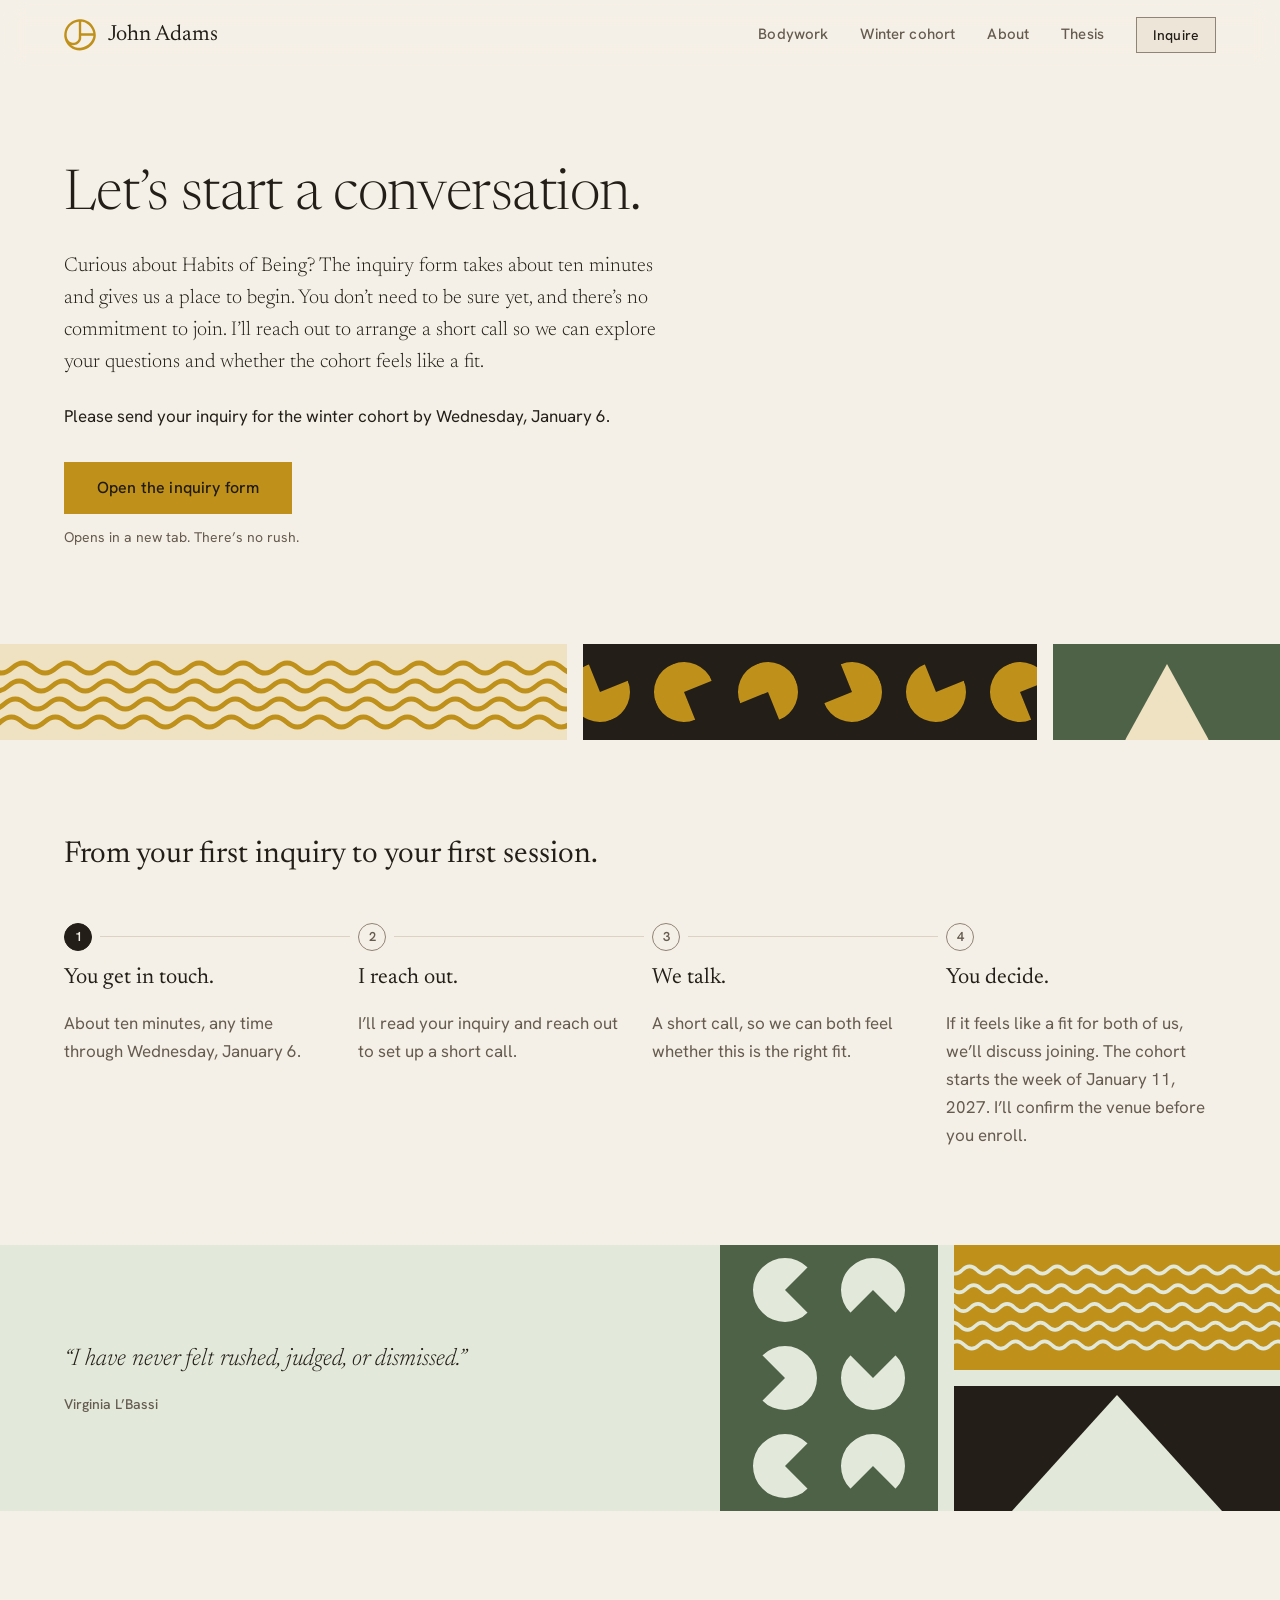
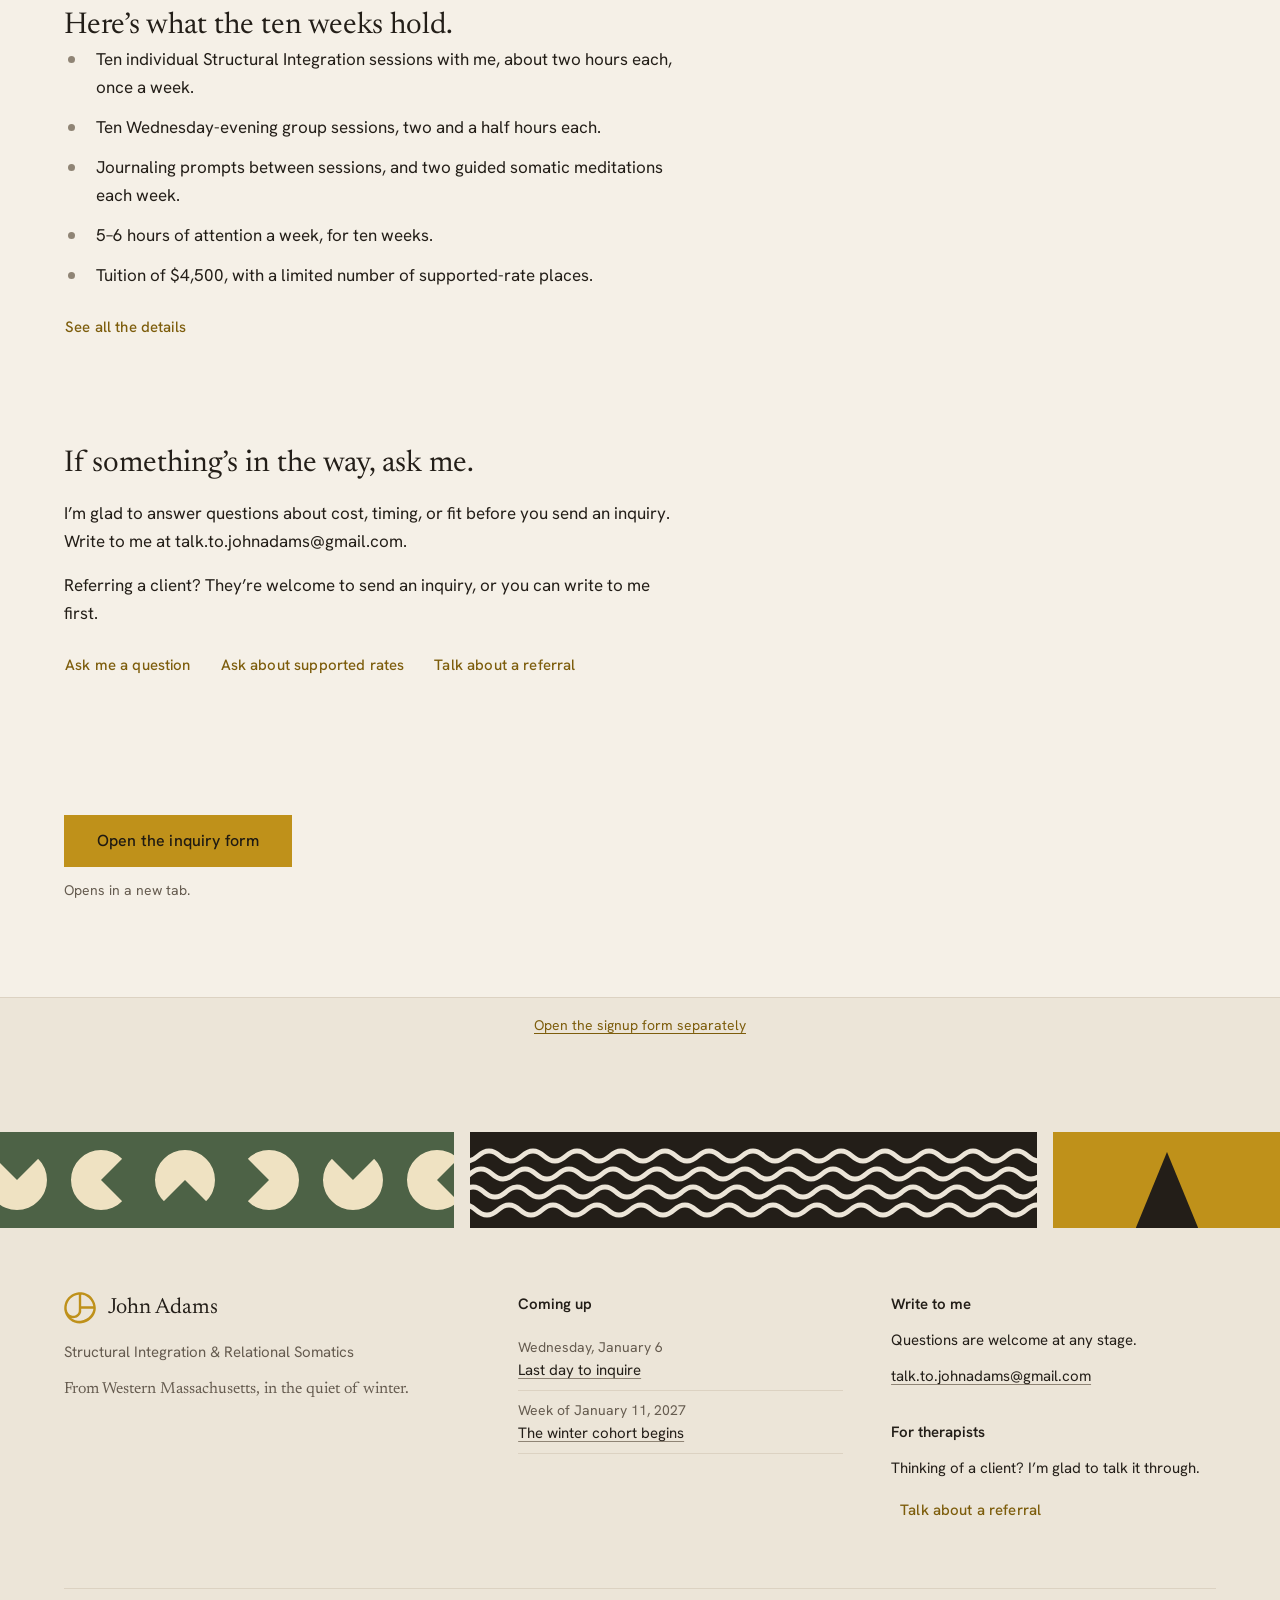
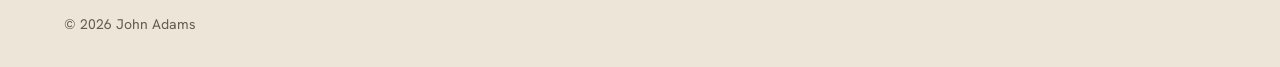
<file: apply.html>
<!DOCTYPE html>
<html lang="en">
<head>
<meta charset="utf-8">
<meta name="viewport" content="width=device-width, initial-scale=1">
<title>Inquire · Habits of Being · John Adams</title>
<meta name="description" content="Explore the winter cohort of Habits of Being with John Adams. The inquiry form starts a conversation about whether it’s a fit, with no commitment to join.">
<link rel="canonical" href="https://workwithjohnadams.com/apply.html">
<meta property="og:type" content="website">
<meta property="og:site_name" content="John Adams">
<meta property="og:title" content="Inquire · Habits of Being · John Adams">
<meta property="og:description" content="Explore the winter cohort of Habits of Being with John Adams. The inquiry form starts a conversation about whether it’s a fit, with no commitment to join.">
<meta property="og:url" content="https://workwithjohnadams.com/apply.html">
<meta property="og:image" content="https://workwithjohnadams.com/images/john-bodywork-share-2026-11.jpg">
<meta property="og:image:type" content="image/jpeg">
<meta property="og:image:width" content="2048">
<meta property="og:image:height" content="1536">
<meta property="og:image:alt" content="John supporting a client’s neck and shoulders during a bodywork session.">
<meta name="twitter:image" content="https://workwithjohnadams.com/images/john-bodywork-share-2026-11.jpg">
<meta name="twitter:image:alt" content="John supporting a client’s neck and shoulders during a bodywork session.">
<meta name="twitter:card" content="summary_large_image">
<meta name="theme-color" content="#f5f0e7">
<link rel="icon" href="favicon.svg" type="image/svg+xml">
<link rel="preload" href="fonts/Newsreader-Variable.woff2" as="font" type="font/woff2" crossorigin>
<link rel="preload" href="fonts/HankenGrotesk-Variable.woff2" as="font" type="font/woff2" crossorigin>
<link rel="stylesheet" href="style.css">
<script>document.documentElement.classList.add("js")</script>
<script src="site.js" defer></script>
</head>
<body>
<a class="skip-link" href="#main">Skip to content</a>
<svg width="0" height="0" style="position:absolute" aria-hidden="true" focusable="false">
  <symbol id="mark" viewBox="63 65 1124 1124"><g transform="translate(0,1254) scale(0.1,-0.1)"><path fill="currentColor" d="M5980 11804 c-25 -2 -103 -8 -175 -14 -2292 -184 -4290 -1856 -4904 -4102 -136 -498 -183 -860 -185 -1403 -1 -389 6 -495 49 -790 281 -1898 1683 -3617 3525 -4320 1538 -587 3356 -389 4860 528 920 561 1673 1390 2140 2352 224 464 386 976 455 1442 207 1403 -178 2873 -1062 4059 -446 597 -1101 1184 -1678 1504 -33 18 -97 55 -143 82 -45 27 -171 91 -280 143 -580 274 -1085 416 -1757 496 -171 20 -708 35 -845 23z m-160 -864 c20 -20 20 -33 20 -2854 0 -3056 2 -2943 -50 -3148 -146 -569 -629 -1075 -1230 -1286 -412 -144 -867 -159 -1287 -41 -931 261 -1533 1056 -1680 2219 -21 170 -25 753 -5 930 121 1093 573 2044 1345 2828 719 730 1740 1239 2717 1356 154 19 147 19 170 -4z m1082 0 c278 -35 709 -141 918 -226 36 -14 94 -36 130 -49 89 -31 338 -148 495 -233 1267 -679 2161 -1889 2418 -3272 51 -272 50 -267 28 -289 -31 -31 -4159 -33 -4190 -2 -31 31 -37 4033 -7 4069 24 27 19 27 208 2z m4008 -4940 c25 -25 25 -33 0 -223 -22 -173 -69 -386 -130 -596 -131 -448 -408 -965 -754 -1410 -882 -1134 -2085 -1806 -3526 -1968 -243 -27 -734 -24 -990 5 -670 78 -1263 278 -1825 614 -202 121 -428 279 -478 335 -36 41 -1 46 115 19 330 -78 662 -95 1019 -51 1148 142 2088 969 2306 2028 27 132 27 134 32 685 6 533 7 554 25 568 17 12 320 14 2103 14 2070 0 2083 0 2103 -20z"/></g></symbol>
</svg>

<!-- HEADER: the same on every page. To change the menu, change it in every file. -->
<header class="site-header">
  <div class="wrap header-inner">
    <a class="brand" href="index.html">
      <svg class="mark" aria-hidden="true"><use href="#mark"/></svg>
      <span class="brand-name">John Adams</span>
    </a>
    <nav class="site-nav" aria-label="Main">
      <a href="bodywork.html">Bodywork</a>
      <a href="habits-of-being.html">Winter cohort</a>
      <a href="taster.html" data-until="2026-09-29T20:30:00-04:00">Taster evening</a>
      <a href="about.html">About</a>
      <a href="thesis.html">Thesis</a>
    </nav>
    <a class="btn btn-secondary btn-sm nav-apply" href="apply.html" aria-current="page" data-until="2027-01-07T00:00:00-05:00">Inquire</a>
  </div>
</header>

<main id="main">
<!-- INQUIRY PAGE: a form to begin a conversation about fit. -->
<section class="hero">
  <div class="wrap">
    <div class="text">
      <h1 class="display">Let’s start a conversation.</h1>
      <div data-until="2027-01-07T00:00:00-05:00">
        <p class="lead">Curious about Habits of Being? The inquiry form takes about ten minutes and gives us a place to begin. You don’t need to be sure yet, and there’s no commitment to join. I’ll reach out to arrange a short call so we can explore your questions and whether the cohort feels like a fit.</p>
        <p class="hero-facts">Please send your inquiry for the winter cohort by Wednesday, January 6.</p>
        <div class="actions">
          <a class="btn btn-primary btn-lg" href="https://docs.google.com/forms/d/e/1FAIpQLSfonBJ2jIdaInJB_nhhE7-hag7suDhXPEpy-K6Wr7MikM7SSQ/viewform?usp=header" target="_blank" rel="noopener" data-app-link>Open the inquiry form</a>
        </div>
        <p class="actions-note">Opens in a new tab. There’s no rush.</p>
        <div class="notice notice-confirm" id="welcome-back" role="status" hidden>
          <div>
            <p class="notice-title">Thank you</p>
            <div class="notice-body"><p>If you’ve sent your inquiry, it’s with me. I’ll reach out to set up a short call.</p></div>
          </div>
        </div>
      </div>
      <div class="notice" role="status" hidden data-from="2027-01-07T00:00:00-05:00">
        <div>
          <p class="notice-title">The inquiry period has closed</p>
          <div class="notice-body">
            <p>Thank you to everyone who got in touch. If you’d like to hear about future cohorts, write to me.</p>
            <div class="actions"><a class="btn btn-primary" href="mailto:talk.to.johnadams@gmail.com?subject=Future%20cohorts&amp;body=Hi%20John%2C%0D%0A%0D%0AI'd%20like%20to%20hear%20about%20future%20cohorts%20of%20Habits%20of%20Being.%0D%0A">Ask about future cohorts</a></div>
          </div>
        </div>
      </div>
    </div>
  </div>
  <div class="brand-motion brand-strip" data-drift aria-hidden="true"><div class="bm bm-lines"><svg viewBox="0 0 1400 96" preserveAspectRatio="xMinYMid slice" focusable="false"><path class="v1" d="M-160 24 q11 -10 22 0 t22 0 t22 0 t22 0 t22 0 t22 0 t22 0 t22 0 t22 0 t22 0 t22 0 t22 0 t22 0 t22 0 t22 0 t22 0 t22 0 t22 0 t22 0 t22 0 t22 0 t22 0 t22 0 t22 0 t22 0 t22 0 t22 0 t22 0 t22 0 t22 0 t22 0 t22 0 t22 0 t22 0 t22 0 t22 0 t22 0 t22 0 t22 0 t22 0 t22 0 t22 0 t22 0 t22 0 t22 0 t22 0 t22 0 t22 0 t22 0 t22 0 t22 0 t22 0 t22 0 t22 0 t22 0 t22 0 t22 0 t22 0 t22 0 t22 0 t22 0 t22 0 t22 0 t22 0 t22 0 t22 0 t22 0 t22 0 t22 0 t22 0 t22 0 t22 0 t22 0 t22 0 t22 0 t22 0 t22 0 t22 0 t22 0 t22 0 t22 0"/><path class="v2" d="M-160 42 q11 -10 22 0 t22 0 t22 0 t22 0 t22 0 t22 0 t22 0 t22 0 t22 0 t22 0 t22 0 t22 0 t22 0 t22 0 t22 0 t22 0 t22 0 t22 0 t22 0 t22 0 t22 0 t22 0 t22 0 t22 0 t22 0 t22 0 t22 0 t22 0 t22 0 t22 0 t22 0 t22 0 t22 0 t22 0 t22 0 t22 0 t22 0 t22 0 t22 0 t22 0 t22 0 t22 0 t22 0 t22 0 t22 0 t22 0 t22 0 t22 0 t22 0 t22 0 t22 0 t22 0 t22 0 t22 0 t22 0 t22 0 t22 0 t22 0 t22 0 t22 0 t22 0 t22 0 t22 0 t22 0 t22 0 t22 0 t22 0 t22 0 t22 0 t22 0 t22 0 t22 0 t22 0 t22 0 t22 0 t22 0 t22 0 t22 0 t22 0 t22 0 t22 0"/><path class="v3" d="M-160 60 q11 -10 22 0 t22 0 t22 0 t22 0 t22 0 t22 0 t22 0 t22 0 t22 0 t22 0 t22 0 t22 0 t22 0 t22 0 t22 0 t22 0 t22 0 t22 0 t22 0 t22 0 t22 0 t22 0 t22 0 t22 0 t22 0 t22 0 t22 0 t22 0 t22 0 t22 0 t22 0 t22 0 t22 0 t22 0 t22 0 t22 0 t22 0 t22 0 t22 0 t22 0 t22 0 t22 0 t22 0 t22 0 t22 0 t22 0 t22 0 t22 0 t22 0 t22 0 t22 0 t22 0 t22 0 t22 0 t22 0 t22 0 t22 0 t22 0 t22 0 t22 0 t22 0 t22 0 t22 0 t22 0 t22 0 t22 0 t22 0 t22 0 t22 0 t22 0 t22 0 t22 0 t22 0 t22 0 t22 0 t22 0 t22 0 t22 0 t22 0 t22 0 t22 0"/><path class="v4" d="M-160 78 q11 -10 22 0 t22 0 t22 0 t22 0 t22 0 t22 0 t22 0 t22 0 t22 0 t22 0 t22 0 t22 0 t22 0 t22 0 t22 0 t22 0 t22 0 t22 0 t22 0 t22 0 t22 0 t22 0 t22 0 t22 0 t22 0 t22 0 t22 0 t22 0 t22 0 t22 0 t22 0 t22 0 t22 0 t22 0 t22 0 t22 0 t22 0 t22 0 t22 0 t22 0 t22 0 t22 0 t22 0 t22 0 t22 0 t22 0 t22 0 t22 0 t22 0 t22 0 t22 0 t22 0 t22 0 t22 0 t22 0 t22 0 t22 0 t22 0 t22 0 t22 0 t22 0 t22 0 t22 0 t22 0 t22 0 t22 0 t22 0 t22 0 t22 0 t22 0 t22 0 t22 0 t22 0 t22 0 t22 0 t22 0 t22 0 t22 0 t22 0 t22 0 t22 0"/></svg></div><div class="bm bm-circles"><div class="tq-row"><svg class="tq" viewBox="-50 -50 100 100" focusable="false"><path d="M0 0 L50 0 A50 50 0 1 1 0 -50 Z"/></svg><svg class="tq" viewBox="-50 -50 100 100" focusable="false"><path d="M0 0 L50 0 A50 50 0 1 1 0 -50 Z"/></svg><svg class="tq" viewBox="-50 -50 100 100" focusable="false"><path d="M0 0 L50 0 A50 50 0 1 1 0 -50 Z"/></svg><svg class="tq" viewBox="-50 -50 100 100" focusable="false"><path d="M0 0 L50 0 A50 50 0 1 1 0 -50 Z"/></svg><svg class="tq" viewBox="-50 -50 100 100" focusable="false"><path d="M0 0 L50 0 A50 50 0 1 1 0 -50 Z"/></svg><svg class="tq" viewBox="-50 -50 100 100" focusable="false"><path d="M0 0 L50 0 A50 50 0 1 1 0 -50 Z"/></svg><svg class="tq" viewBox="-50 -50 100 100" focusable="false"><path d="M0 0 L50 0 A50 50 0 1 1 0 -50 Z"/></svg><svg class="tq" viewBox="-50 -50 100 100" focusable="false"><path d="M0 0 L50 0 A50 50 0 1 1 0 -50 Z"/></svg><svg class="tq" viewBox="-50 -50 100 100" focusable="false"><path d="M0 0 L50 0 A50 50 0 1 1 0 -50 Z"/></svg><svg class="tq" viewBox="-50 -50 100 100" focusable="false"><path d="M0 0 L50 0 A50 50 0 1 1 0 -50 Z"/></svg><svg class="tq" viewBox="-50 -50 100 100" focusable="false"><path d="M0 0 L50 0 A50 50 0 1 1 0 -50 Z"/></svg><svg class="tq" viewBox="-50 -50 100 100" focusable="false"><path d="M0 0 L50 0 A50 50 0 1 1 0 -50 Z"/></svg><svg class="tq" viewBox="-50 -50 100 100" focusable="false"><path d="M0 0 L50 0 A50 50 0 1 1 0 -50 Z"/></svg><svg class="tq" viewBox="-50 -50 100 100" focusable="false"><path d="M0 0 L50 0 A50 50 0 1 1 0 -50 Z"/></svg></div></div><div class="bm bm-tri"><div class="tri-shape"></div></div></div>
</section>

<section class="section" id="next" data-until="2027-01-07T00:00:00-05:00">
  <div class="wrap">
    <div class="section-head flow">
      <h2>From your first inquiry to your first session.</h2>
    </div>
    <ol class="path path-row">
      <li class="path-step is-current is-ink" aria-current="step"><h3>You get in touch.</h3><p>About ten minutes, any time through Wednesday, January 6.</p></li>
      <li class="path-step"><h3>I reach out.</h3><p>I’ll read your inquiry and reach out to set up a short call.</p></li>
      <li class="path-step"><h3>We talk.</h3><p>A short call, so we can both feel whether this is the right fit.</p></li>
      <li class="path-step"><h3>You decide.</h3><p>If it feels like a fit for both of us, we’ll discuss joining. The cohort starts the week of January 11, 2027. I’ll confirm the venue before you enroll.</p><!-- TODO(John): add how a place is confirmed and how tuition is arranged. --></li>
    </ol>
  </div>
</section>

<div class="band quote-band band-sage-soft" data-until="2027-01-07T00:00:00-05:00">
  <div class="wrap">
    <figure class="qb">
      <blockquote><p>“I have never felt rushed, judged, or dismissed.”</p></blockquote>
      <figcaption>Virginia L’Bassi</figcaption>
    </figure>
  </div>
  <div class="brand-motion band-art" data-drift aria-hidden="true"><div class="bm bm-circles"><div class="tq-grid"><svg class="tq" viewBox="-50 -50 100 100" focusable="false"><path d="M0 0 L50 0 A50 50 0 1 1 0 -50 Z"/></svg><svg class="tq" viewBox="-50 -50 100 100" focusable="false"><path d="M0 0 L50 0 A50 50 0 1 1 0 -50 Z"/></svg><svg class="tq" viewBox="-50 -50 100 100" focusable="false"><path d="M0 0 L50 0 A50 50 0 1 1 0 -50 Z"/></svg><svg class="tq" viewBox="-50 -50 100 100" focusable="false"><path d="M0 0 L50 0 A50 50 0 1 1 0 -50 Z"/></svg><svg class="tq" viewBox="-50 -50 100 100" focusable="false"><path d="M0 0 L50 0 A50 50 0 1 1 0 -50 Z"/></svg><svg class="tq" viewBox="-50 -50 100 100" focusable="false"><path d="M0 0 L50 0 A50 50 0 1 1 0 -50 Z"/></svg></div></div><div class="bm bm-lines"><svg viewBox="0 0 900 240" preserveAspectRatio="xMinYMid slice" focusable="false"><path class="v1" d="M-160 48 q14 -14 28 0 t28 0 t28 0 t28 0 t28 0 t28 0 t28 0 t28 0 t28 0 t28 0 t28 0 t28 0 t28 0 t28 0 t28 0 t28 0 t28 0 t28 0 t28 0 t28 0 t28 0 t28 0 t28 0 t28 0 t28 0 t28 0 t28 0 t28 0 t28 0 t28 0 t28 0 t28 0 t28 0 t28 0 t28 0 t28 0 t28 0 t28 0 t28 0 t28 0 t28 0 t28 0 t28 0 t28 0 t28 0 t28 0"/><path class="v2" d="M-160 84 q14 -14 28 0 t28 0 t28 0 t28 0 t28 0 t28 0 t28 0 t28 0 t28 0 t28 0 t28 0 t28 0 t28 0 t28 0 t28 0 t28 0 t28 0 t28 0 t28 0 t28 0 t28 0 t28 0 t28 0 t28 0 t28 0 t28 0 t28 0 t28 0 t28 0 t28 0 t28 0 t28 0 t28 0 t28 0 t28 0 t28 0 t28 0 t28 0 t28 0 t28 0 t28 0 t28 0 t28 0 t28 0 t28 0 t28 0"/><path class="v3" d="M-160 120 q14 -14 28 0 t28 0 t28 0 t28 0 t28 0 t28 0 t28 0 t28 0 t28 0 t28 0 t28 0 t28 0 t28 0 t28 0 t28 0 t28 0 t28 0 t28 0 t28 0 t28 0 t28 0 t28 0 t28 0 t28 0 t28 0 t28 0 t28 0 t28 0 t28 0 t28 0 t28 0 t28 0 t28 0 t28 0 t28 0 t28 0 t28 0 t28 0 t28 0 t28 0 t28 0 t28 0 t28 0 t28 0 t28 0 t28 0"/><path class="v4" d="M-160 156 q14 -14 28 0 t28 0 t28 0 t28 0 t28 0 t28 0 t28 0 t28 0 t28 0 t28 0 t28 0 t28 0 t28 0 t28 0 t28 0 t28 0 t28 0 t28 0 t28 0 t28 0 t28 0 t28 0 t28 0 t28 0 t28 0 t28 0 t28 0 t28 0 t28 0 t28 0 t28 0 t28 0 t28 0 t28 0 t28 0 t28 0 t28 0 t28 0 t28 0 t28 0 t28 0 t28 0 t28 0 t28 0 t28 0 t28 0"/><path class="v5" d="M-160 192 q14 -14 28 0 t28 0 t28 0 t28 0 t28 0 t28 0 t28 0 t28 0 t28 0 t28 0 t28 0 t28 0 t28 0 t28 0 t28 0 t28 0 t28 0 t28 0 t28 0 t28 0 t28 0 t28 0 t28 0 t28 0 t28 0 t28 0 t28 0 t28 0 t28 0 t28 0 t28 0 t28 0 t28 0 t28 0 t28 0 t28 0 t28 0 t28 0 t28 0 t28 0 t28 0 t28 0 t28 0 t28 0 t28 0 t28 0"/></svg></div><div class="bm bm-tri"><div class="tri-shape"></div></div></div><div class="brand-motion brand-strip band-strip" data-drift aria-hidden="true"><div class="bm bm-lines"><svg viewBox="0 0 1400 96" preserveAspectRatio="xMinYMid slice" focusable="false"><path class="v1" d="M-160 24 q11 -10 22 0 t22 0 t22 0 t22 0 t22 0 t22 0 t22 0 t22 0 t22 0 t22 0 t22 0 t22 0 t22 0 t22 0 t22 0 t22 0 t22 0 t22 0 t22 0 t22 0 t22 0 t22 0 t22 0 t22 0 t22 0 t22 0 t22 0 t22 0 t22 0 t22 0 t22 0 t22 0 t22 0 t22 0 t22 0 t22 0 t22 0 t22 0 t22 0 t22 0 t22 0 t22 0 t22 0 t22 0 t22 0 t22 0 t22 0 t22 0 t22 0 t22 0 t22 0 t22 0 t22 0 t22 0 t22 0 t22 0 t22 0 t22 0 t22 0 t22 0 t22 0 t22 0 t22 0 t22 0 t22 0 t22 0 t22 0 t22 0 t22 0 t22 0 t22 0 t22 0 t22 0 t22 0 t22 0 t22 0 t22 0 t22 0 t22 0 t22 0 t22 0"/><path class="v2" d="M-160 42 q11 -10 22 0 t22 0 t22 0 t22 0 t22 0 t22 0 t22 0 t22 0 t22 0 t22 0 t22 0 t22 0 t22 0 t22 0 t22 0 t22 0 t22 0 t22 0 t22 0 t22 0 t22 0 t22 0 t22 0 t22 0 t22 0 t22 0 t22 0 t22 0 t22 0 t22 0 t22 0 t22 0 t22 0 t22 0 t22 0 t22 0 t22 0 t22 0 t22 0 t22 0 t22 0 t22 0 t22 0 t22 0 t22 0 t22 0 t22 0 t22 0 t22 0 t22 0 t22 0 t22 0 t22 0 t22 0 t22 0 t22 0 t22 0 t22 0 t22 0 t22 0 t22 0 t22 0 t22 0 t22 0 t22 0 t22 0 t22 0 t22 0 t22 0 t22 0 t22 0 t22 0 t22 0 t22 0 t22 0 t22 0 t22 0 t22 0 t22 0 t22 0 t22 0"/><path class="v3" d="M-160 60 q11 -10 22 0 t22 0 t22 0 t22 0 t22 0 t22 0 t22 0 t22 0 t22 0 t22 0 t22 0 t22 0 t22 0 t22 0 t22 0 t22 0 t22 0 t22 0 t22 0 t22 0 t22 0 t22 0 t22 0 t22 0 t22 0 t22 0 t22 0 t22 0 t22 0 t22 0 t22 0 t22 0 t22 0 t22 0 t22 0 t22 0 t22 0 t22 0 t22 0 t22 0 t22 0 t22 0 t22 0 t22 0 t22 0 t22 0 t22 0 t22 0 t22 0 t22 0 t22 0 t22 0 t22 0 t22 0 t22 0 t22 0 t22 0 t22 0 t22 0 t22 0 t22 0 t22 0 t22 0 t22 0 t22 0 t22 0 t22 0 t22 0 t22 0 t22 0 t22 0 t22 0 t22 0 t22 0 t22 0 t22 0 t22 0 t22 0 t22 0 t22 0 t22 0"/><path class="v4" d="M-160 78 q11 -10 22 0 t22 0 t22 0 t22 0 t22 0 t22 0 t22 0 t22 0 t22 0 t22 0 t22 0 t22 0 t22 0 t22 0 t22 0 t22 0 t22 0 t22 0 t22 0 t22 0 t22 0 t22 0 t22 0 t22 0 t22 0 t22 0 t22 0 t22 0 t22 0 t22 0 t22 0 t22 0 t22 0 t22 0 t22 0 t22 0 t22 0 t22 0 t22 0 t22 0 t22 0 t22 0 t22 0 t22 0 t22 0 t22 0 t22 0 t22 0 t22 0 t22 0 t22 0 t22 0 t22 0 t22 0 t22 0 t22 0 t22 0 t22 0 t22 0 t22 0 t22 0 t22 0 t22 0 t22 0 t22 0 t22 0 t22 0 t22 0 t22 0 t22 0 t22 0 t22 0 t22 0 t22 0 t22 0 t22 0 t22 0 t22 0 t22 0 t22 0 t22 0"/></svg></div><div class="bm bm-circles"><div class="tq-row"><svg class="tq" viewBox="-50 -50 100 100" focusable="false"><path d="M0 0 L50 0 A50 50 0 1 1 0 -50 Z"/></svg><svg class="tq" viewBox="-50 -50 100 100" focusable="false"><path d="M0 0 L50 0 A50 50 0 1 1 0 -50 Z"/></svg><svg class="tq" viewBox="-50 -50 100 100" focusable="false"><path d="M0 0 L50 0 A50 50 0 1 1 0 -50 Z"/></svg><svg class="tq" viewBox="-50 -50 100 100" focusable="false"><path d="M0 0 L50 0 A50 50 0 1 1 0 -50 Z"/></svg><svg class="tq" viewBox="-50 -50 100 100" focusable="false"><path d="M0 0 L50 0 A50 50 0 1 1 0 -50 Z"/></svg><svg class="tq" viewBox="-50 -50 100 100" focusable="false"><path d="M0 0 L50 0 A50 50 0 1 1 0 -50 Z"/></svg><svg class="tq" viewBox="-50 -50 100 100" focusable="false"><path d="M0 0 L50 0 A50 50 0 1 1 0 -50 Z"/></svg><svg class="tq" viewBox="-50 -50 100 100" focusable="false"><path d="M0 0 L50 0 A50 50 0 1 1 0 -50 Z"/></svg><svg class="tq" viewBox="-50 -50 100 100" focusable="false"><path d="M0 0 L50 0 A50 50 0 1 1 0 -50 Z"/></svg><svg class="tq" viewBox="-50 -50 100 100" focusable="false"><path d="M0 0 L50 0 A50 50 0 1 1 0 -50 Z"/></svg><svg class="tq" viewBox="-50 -50 100 100" focusable="false"><path d="M0 0 L50 0 A50 50 0 1 1 0 -50 Z"/></svg><svg class="tq" viewBox="-50 -50 100 100" focusable="false"><path d="M0 0 L50 0 A50 50 0 1 1 0 -50 Z"/></svg><svg class="tq" viewBox="-50 -50 100 100" focusable="false"><path d="M0 0 L50 0 A50 50 0 1 1 0 -50 Z"/></svg><svg class="tq" viewBox="-50 -50 100 100" focusable="false"><path d="M0 0 L50 0 A50 50 0 1 1 0 -50 Z"/></svg></div></div><div class="bm bm-tri"><div class="tri-shape"></div></div></div>
</div>

<section class="section" id="recap" data-until="2027-01-07T00:00:00-05:00">
  <div class="wrap">
    <div class="text flow">
      <h2>Here’s what the ten weeks hold.</h2>
      <ul class="list">
        <li>Ten individual Structural Integration sessions with me, about two hours each, once a week.</li>
        <li>Ten Wednesday-evening group sessions, two and a half hours each.</li>
        <li>Journaling prompts between sessions, and two guided somatic meditations each week.</li>
        <li>5–6 hours of attention a week, for ten weeks.</li>
        <li>Tuition of $4,500, with a limited number of supported-rate places.</li>
      </ul>
      <p class="quiet-row"><a class="btn btn-quiet" href="habits-of-being.html#details">See all the details</a></p>
    </div>
  </div>
</section>

<section class="section" id="questions">
  <div class="wrap">
    <div class="text flow">
      <h2>If something’s in the way, ask me.</h2>
      <p data-until="2027-01-07T00:00:00-05:00">I’m glad to answer questions about cost, timing, or fit before you send an inquiry. Write to me at <span class="email-text">talk.to.johnadams@gmail.com</span>.</p>
      <p hidden data-from="2027-01-07T00:00:00-05:00">You’re welcome to write to me at <span class="email-text">talk.to.johnadams@gmail.com</span>.</p>
      <p data-until="2026-09-29T20:30:00-04:00">Or meet me in person at the <a href="taster.html">taster evening</a> on Tuesday, September 29, in Northampton.</p>
      <p data-until="2027-01-07T00:00:00-05:00">Referring a client? They’re welcome to send an inquiry, or you can write to me first.</p>
      <p class="quiet-row"><a class="btn btn-quiet" href="mailto:talk.to.johnadams@gmail.com?subject=A%20question%20about%20Habits%20of%20Being&amp;body=Hi%20John%2C%0D%0A%0D%0A">Ask me a question</a><a class="btn btn-quiet" href="mailto:talk.to.johnadams@gmail.com?subject=Supported-rate%20places&amp;body=Hi%20John%2C%0D%0A%0D%0AI'd%20like%20to%20ask%20about%20the%20supported-rate%20places%20in%20Habits%20of%20Being.%0D%0A" data-until="2027-01-07T00:00:00-05:00">Ask about supported rates</a><a class="btn btn-quiet" href="mailto:talk.to.johnadams@gmail.com?subject=Referral%20question&amp;body=Hi%20John%2C%0D%0A%0D%0AI'm%20a%20therapist%2C%20and%20I'm%20wondering%20whether%20Habits%20of%20Being%20might%20suit%20someone%20I%20work%20with.%20Could%20we%20talk%3F%0D%0A%0D%0A(Please%20leave%20out%20anything%20that%20could%20identify%20your%20client.)" data-until="2027-01-07T00:00:00-05:00">Talk about a referral</a></p>
    </div>
  </div>
</section>

<section class="section next-step" data-until="2027-01-07T00:00:00-05:00">
  <div class="wrap">
    <div class="actions">
      <a class="btn btn-primary btn-lg" href="https://docs.google.com/forms/d/e/1FAIpQLSfonBJ2jIdaInJB_nhhE7-hag7suDhXPEpy-K6Wr7MikM7SSQ/viewform?usp=header" target="_blank" rel="noopener" data-app-link>Open the inquiry form</a>
    </div>
    <p class="actions-note">Opens in a new tab.</p>
  </div>
</section>

<section class="section newsletter-signup" id="stay-in-touch" aria-label="Join the mailing list">
  <div class="container">
    <div class="newsletter-embed">
      <script async data-uid="cc1cfb6171" src="https://work-with-john-adams.kit.com/cc1cfb6171/index.js"></script>
    </div>
    <p class="newsletter-fallback small"><a href="https://work-with-john-adams.kit.com/cc1cfb6171">Open the signup form separately</a></p>
  </div>
</section>

</main>

<!-- FOOTER: the same on every page. -->
<footer class="site-footer">
  <div class="brand-motion brand-strip" data-drift aria-hidden="true"><div class="bm bm-circles"><div class="tq-row"><svg class="tq" viewBox="-50 -50 100 100" focusable="false"><path d="M0 0 L50 0 A50 50 0 1 1 0 -50 Z"/></svg><svg class="tq" viewBox="-50 -50 100 100" focusable="false"><path d="M0 0 L50 0 A50 50 0 1 1 0 -50 Z"/></svg><svg class="tq" viewBox="-50 -50 100 100" focusable="false"><path d="M0 0 L50 0 A50 50 0 1 1 0 -50 Z"/></svg><svg class="tq" viewBox="-50 -50 100 100" focusable="false"><path d="M0 0 L50 0 A50 50 0 1 1 0 -50 Z"/></svg><svg class="tq" viewBox="-50 -50 100 100" focusable="false"><path d="M0 0 L50 0 A50 50 0 1 1 0 -50 Z"/></svg><svg class="tq" viewBox="-50 -50 100 100" focusable="false"><path d="M0 0 L50 0 A50 50 0 1 1 0 -50 Z"/></svg><svg class="tq" viewBox="-50 -50 100 100" focusable="false"><path d="M0 0 L50 0 A50 50 0 1 1 0 -50 Z"/></svg><svg class="tq" viewBox="-50 -50 100 100" focusable="false"><path d="M0 0 L50 0 A50 50 0 1 1 0 -50 Z"/></svg><svg class="tq" viewBox="-50 -50 100 100" focusable="false"><path d="M0 0 L50 0 A50 50 0 1 1 0 -50 Z"/></svg><svg class="tq" viewBox="-50 -50 100 100" focusable="false"><path d="M0 0 L50 0 A50 50 0 1 1 0 -50 Z"/></svg><svg class="tq" viewBox="-50 -50 100 100" focusable="false"><path d="M0 0 L50 0 A50 50 0 1 1 0 -50 Z"/></svg><svg class="tq" viewBox="-50 -50 100 100" focusable="false"><path d="M0 0 L50 0 A50 50 0 1 1 0 -50 Z"/></svg><svg class="tq" viewBox="-50 -50 100 100" focusable="false"><path d="M0 0 L50 0 A50 50 0 1 1 0 -50 Z"/></svg><svg class="tq" viewBox="-50 -50 100 100" focusable="false"><path d="M0 0 L50 0 A50 50 0 1 1 0 -50 Z"/></svg></div></div><div class="bm bm-lines"><svg viewBox="0 0 1400 96" preserveAspectRatio="xMinYMid slice" focusable="false"><path class="v1" d="M-160 24 q11 -10 22 0 t22 0 t22 0 t22 0 t22 0 t22 0 t22 0 t22 0 t22 0 t22 0 t22 0 t22 0 t22 0 t22 0 t22 0 t22 0 t22 0 t22 0 t22 0 t22 0 t22 0 t22 0 t22 0 t22 0 t22 0 t22 0 t22 0 t22 0 t22 0 t22 0 t22 0 t22 0 t22 0 t22 0 t22 0 t22 0 t22 0 t22 0 t22 0 t22 0 t22 0 t22 0 t22 0 t22 0 t22 0 t22 0 t22 0 t22 0 t22 0 t22 0 t22 0 t22 0 t22 0 t22 0 t22 0 t22 0 t22 0 t22 0 t22 0 t22 0 t22 0 t22 0 t22 0 t22 0 t22 0 t22 0 t22 0 t22 0 t22 0 t22 0 t22 0 t22 0 t22 0 t22 0 t22 0 t22 0 t22 0 t22 0 t22 0 t22 0 t22 0"/><path class="v2" d="M-160 42 q11 -10 22 0 t22 0 t22 0 t22 0 t22 0 t22 0 t22 0 t22 0 t22 0 t22 0 t22 0 t22 0 t22 0 t22 0 t22 0 t22 0 t22 0 t22 0 t22 0 t22 0 t22 0 t22 0 t22 0 t22 0 t22 0 t22 0 t22 0 t22 0 t22 0 t22 0 t22 0 t22 0 t22 0 t22 0 t22 0 t22 0 t22 0 t22 0 t22 0 t22 0 t22 0 t22 0 t22 0 t22 0 t22 0 t22 0 t22 0 t22 0 t22 0 t22 0 t22 0 t22 0 t22 0 t22 0 t22 0 t22 0 t22 0 t22 0 t22 0 t22 0 t22 0 t22 0 t22 0 t22 0 t22 0 t22 0 t22 0 t22 0 t22 0 t22 0 t22 0 t22 0 t22 0 t22 0 t22 0 t22 0 t22 0 t22 0 t22 0 t22 0 t22 0"/><path class="v3" d="M-160 60 q11 -10 22 0 t22 0 t22 0 t22 0 t22 0 t22 0 t22 0 t22 0 t22 0 t22 0 t22 0 t22 0 t22 0 t22 0 t22 0 t22 0 t22 0 t22 0 t22 0 t22 0 t22 0 t22 0 t22 0 t22 0 t22 0 t22 0 t22 0 t22 0 t22 0 t22 0 t22 0 t22 0 t22 0 t22 0 t22 0 t22 0 t22 0 t22 0 t22 0 t22 0 t22 0 t22 0 t22 0 t22 0 t22 0 t22 0 t22 0 t22 0 t22 0 t22 0 t22 0 t22 0 t22 0 t22 0 t22 0 t22 0 t22 0 t22 0 t22 0 t22 0 t22 0 t22 0 t22 0 t22 0 t22 0 t22 0 t22 0 t22 0 t22 0 t22 0 t22 0 t22 0 t22 0 t22 0 t22 0 t22 0 t22 0 t22 0 t22 0 t22 0 t22 0"/><path class="v4" d="M-160 78 q11 -10 22 0 t22 0 t22 0 t22 0 t22 0 t22 0 t22 0 t22 0 t22 0 t22 0 t22 0 t22 0 t22 0 t22 0 t22 0 t22 0 t22 0 t22 0 t22 0 t22 0 t22 0 t22 0 t22 0 t22 0 t22 0 t22 0 t22 0 t22 0 t22 0 t22 0 t22 0 t22 0 t22 0 t22 0 t22 0 t22 0 t22 0 t22 0 t22 0 t22 0 t22 0 t22 0 t22 0 t22 0 t22 0 t22 0 t22 0 t22 0 t22 0 t22 0 t22 0 t22 0 t22 0 t22 0 t22 0 t22 0 t22 0 t22 0 t22 0 t22 0 t22 0 t22 0 t22 0 t22 0 t22 0 t22 0 t22 0 t22 0 t22 0 t22 0 t22 0 t22 0 t22 0 t22 0 t22 0 t22 0 t22 0 t22 0 t22 0 t22 0 t22 0"/></svg></div><div class="bm bm-tri"><div class="tri-shape"></div></div></div>
  <div class="wrap">
    <div class="footer-grid">
      <div>
        <a class="brand" href="index.html">
          <svg class="mark" aria-hidden="true"><use href="#mark"/></svg>
          <span class="brand-name">John Adams</span>
        </a>
        <p class="muted">Structural Integration &amp; Relational Somatics</p>
        <p class="season" data-season>From Western Massachusetts.</p>
      </div>
      <div>
        <h2 class="footer-heading">Coming up</h2>
        <ul class="coming-up">
          <li data-until="2026-09-29T20:30:00-04:00"><span class="when">Tuesday, September 29</span><a href="taster.html">Taster evening, Northampton</a></li>
          <li data-until="2027-01-07T00:00:00-05:00"><span class="when">Wednesday, January 6</span><a href="apply.html">Last day to inquire</a></li>
          <li data-until="2027-01-07T00:00:00-05:00"><span class="when">Week of January 11, 2027</span><a href="habits-of-being.html">The winter cohort begins</a></li>
        </ul>
        <div hidden data-from="2027-01-07T00:00:00-05:00">
          <p>The inquiry period for this winter has closed.</p>
          <p class="quiet-row"><a class="btn btn-quiet" href="mailto:talk.to.johnadams@gmail.com?subject=Future%20cohorts&amp;body=Hi%20John%2C%0D%0A%0D%0AI'd%20like%20to%20hear%20about%20future%20cohorts%20of%20Habits%20of%20Being.%0D%0A">Ask about future cohorts</a></p>
        </div>
      </div>
      <div>
        <div class="footer-block">
          <h2 class="footer-heading">Write to me</h2>
          <p>Questions are welcome at any stage.</p>
          <p><a class="email-text" href="mailto:talk.to.johnadams@gmail.com?subject=A%20question%20about%20Habits%20of%20Being&amp;body=Hi%20John%2C%0D%0A%0D%0A">talk.to.johnadams@gmail.com</a></p>
        </div>
        <div class="footer-block">
          <h2 class="footer-heading">For therapists</h2>
          <p>Thinking of a client? I’m glad to talk it through.</p>
          <p class="quiet-row"><a class="btn btn-quiet" href="mailto:talk.to.johnadams@gmail.com?subject=Referral%20question&amp;body=Hi%20John%2C%0D%0A%0D%0AI'm%20a%20therapist%2C%20and%20I'm%20wondering%20whether%20Habits%20of%20Being%20might%20suit%20someone%20I%20work%20with.%20Could%20we%20talk%3F%0D%0A%0D%0A(Please%20leave%20out%20anything%20that%20could%20identify%20your%20client.)">Talk about a referral</a></p>
        </div>
      </div>
    </div>
    <div class="footer-base">
      <p>© 2026 John Adams</p>
    </div>
  </div>
</footer>

</body>
</html>
</file>
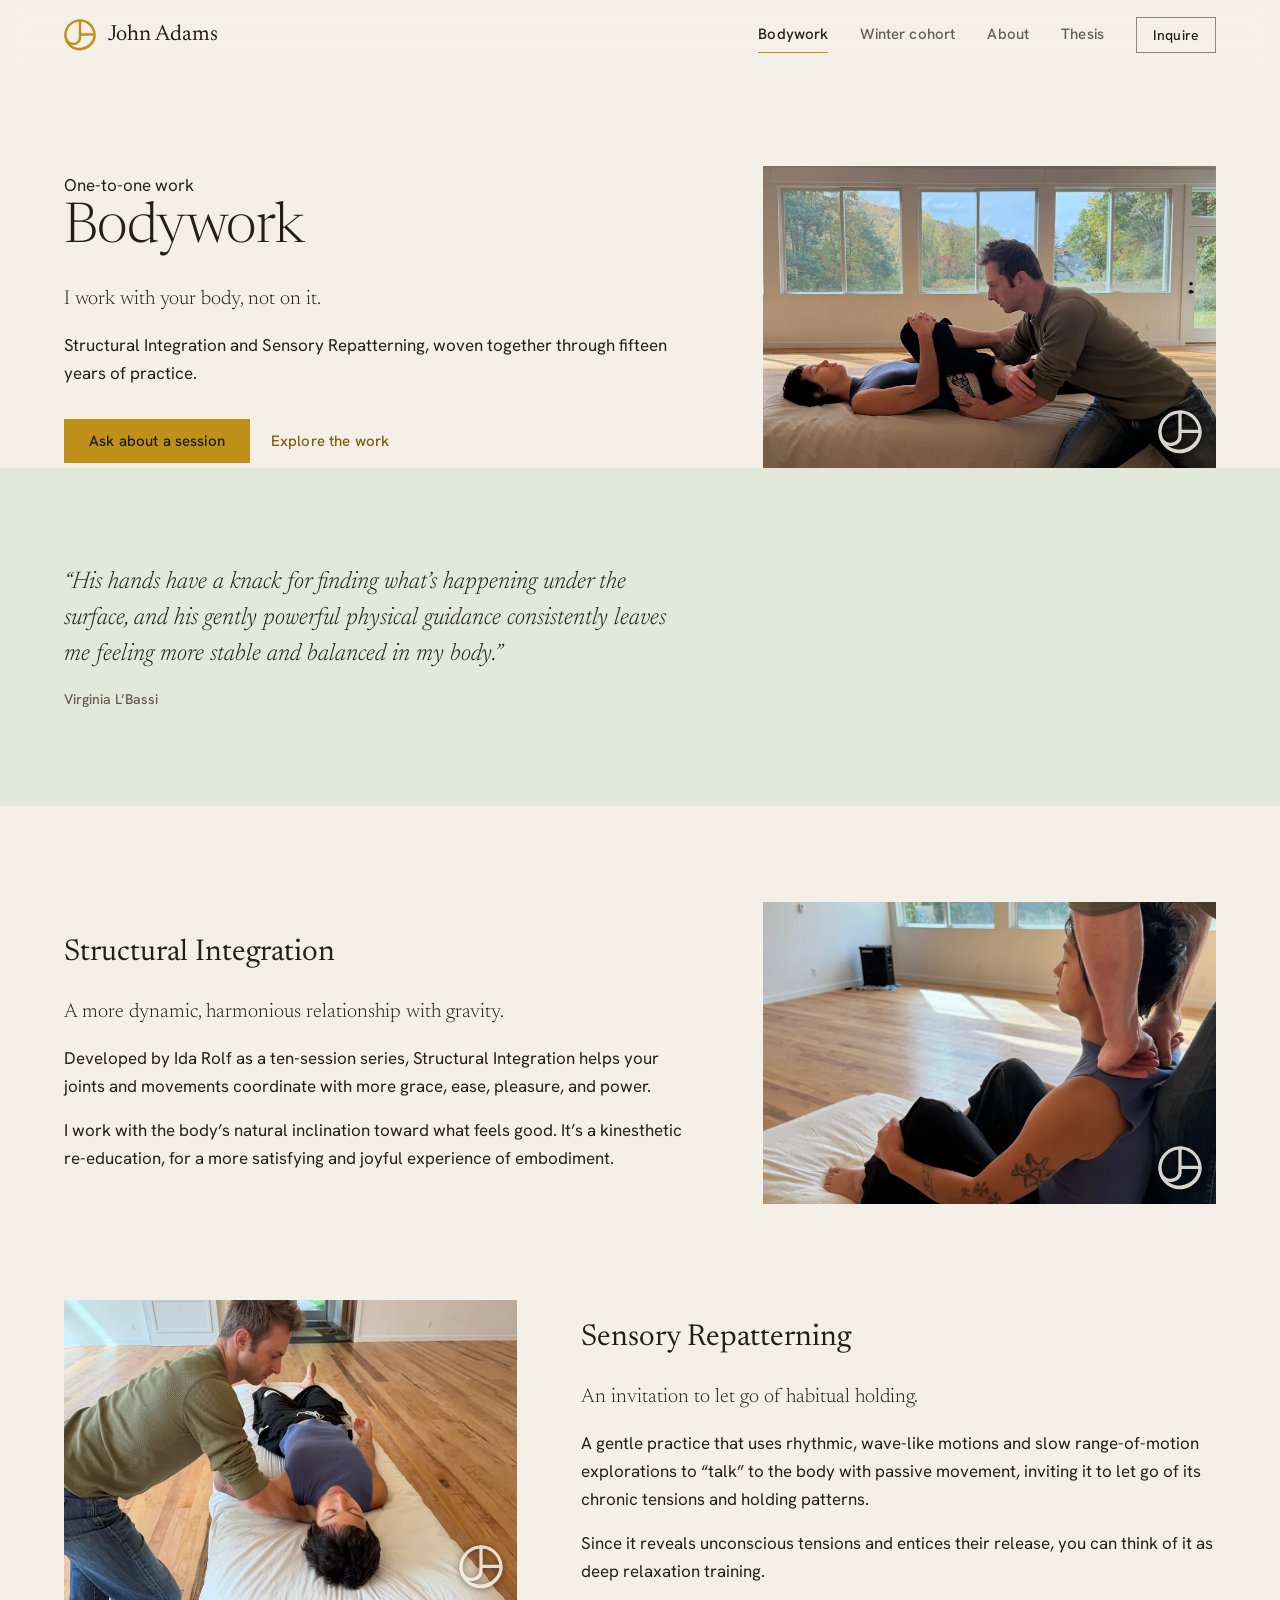
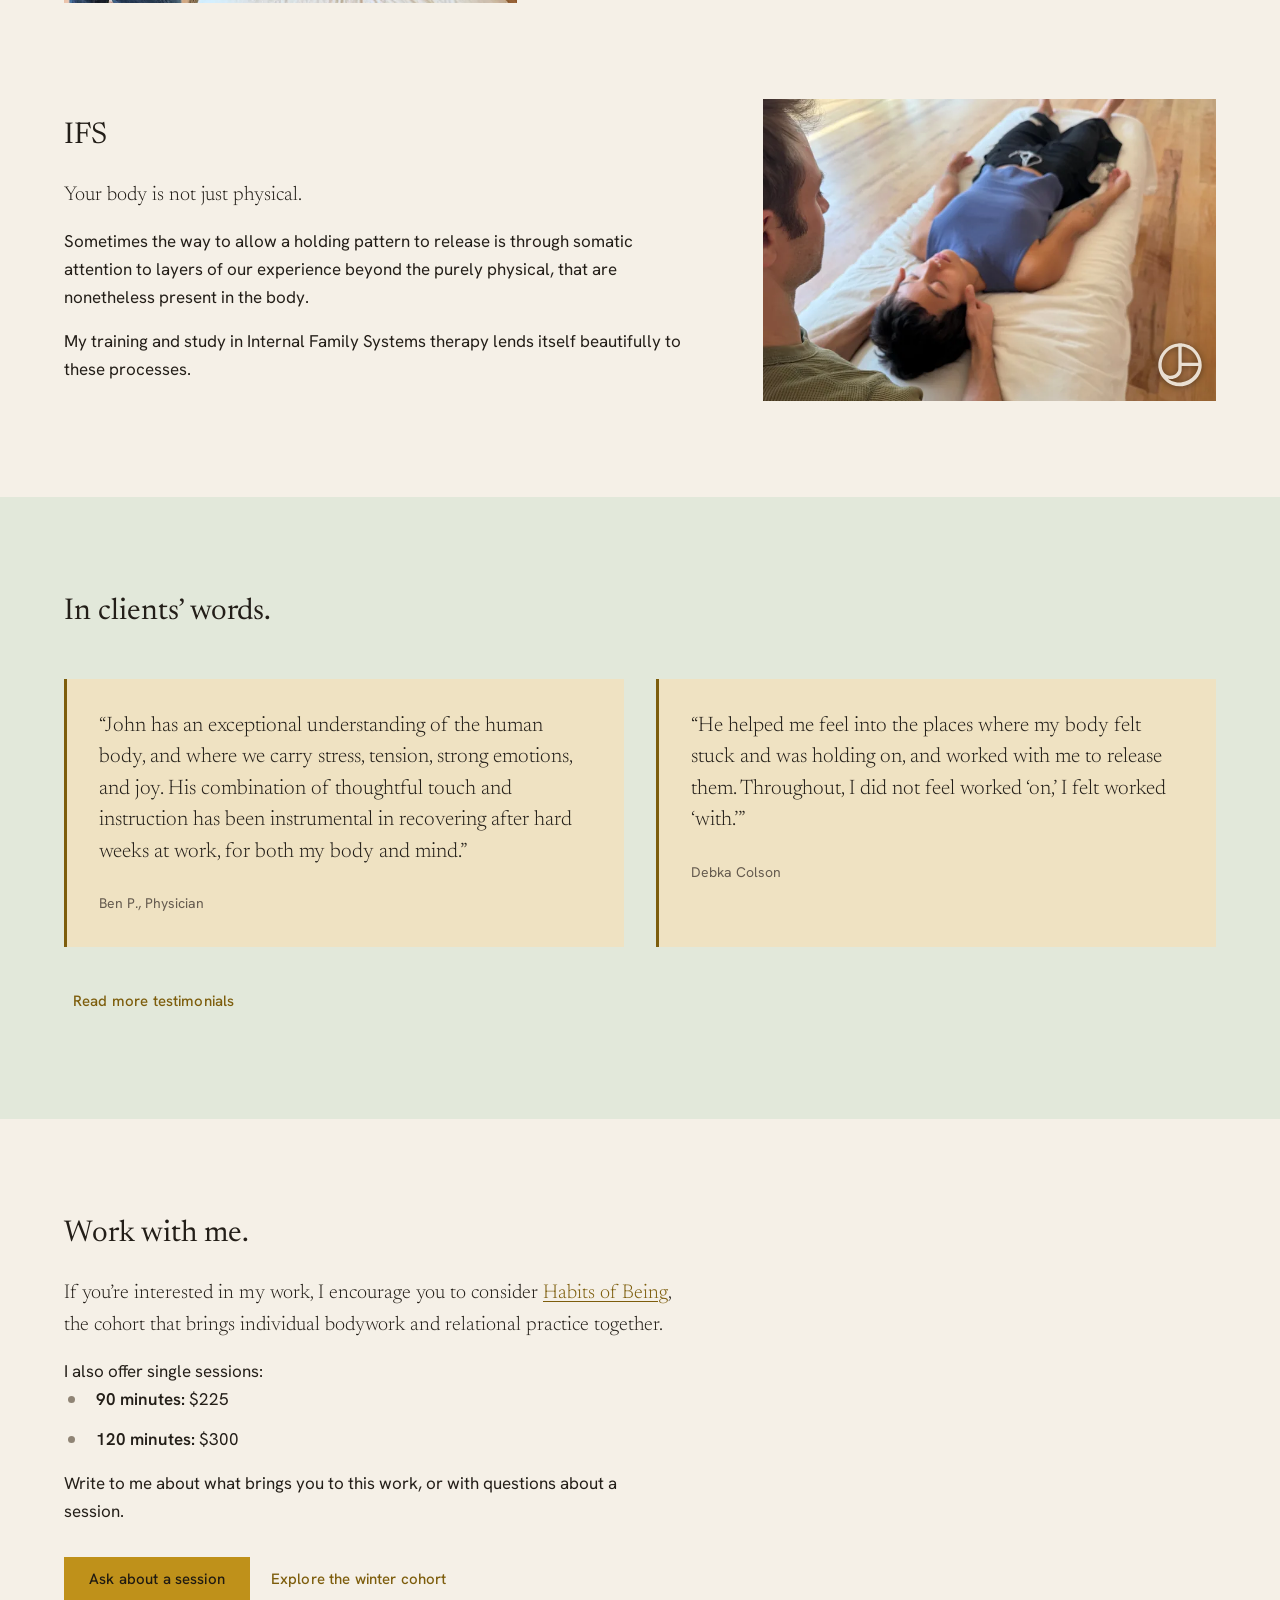
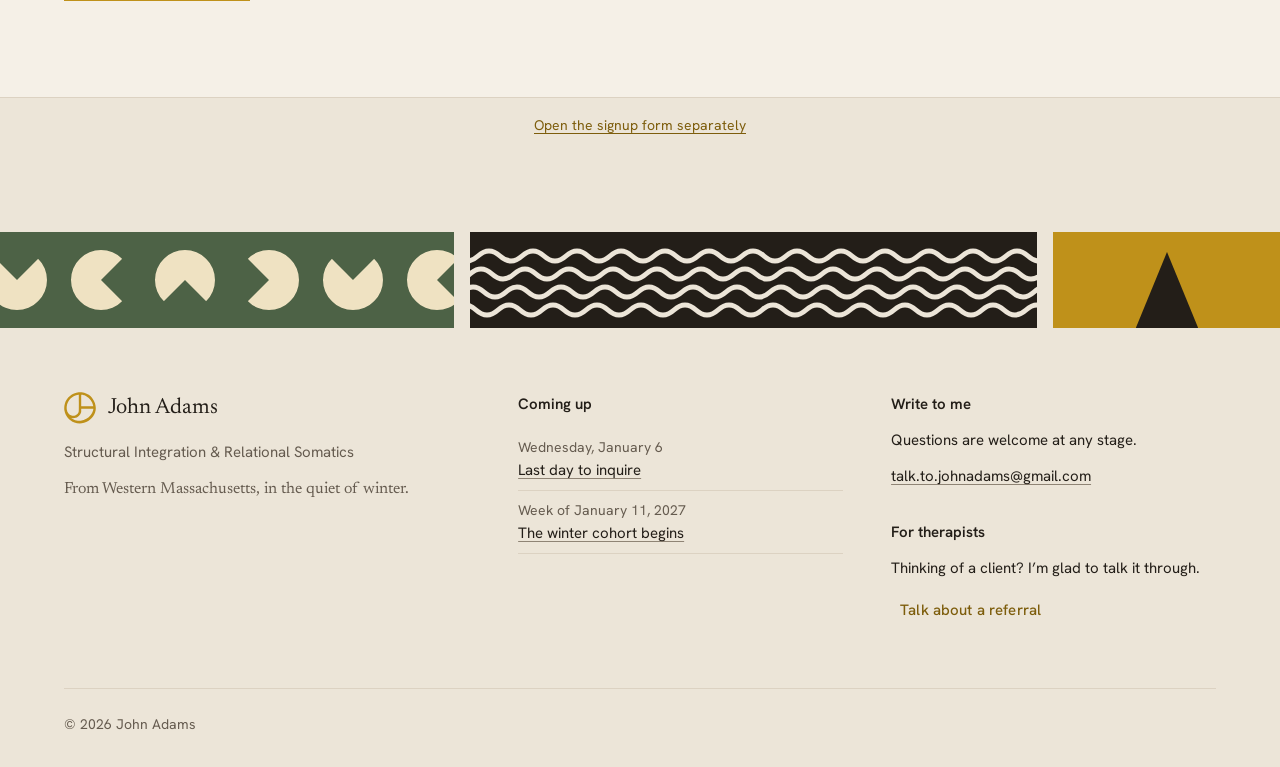
<file: bodywork.html>
<!DOCTYPE html>
<html lang="en">
<head>
<meta charset="utf-8">
<meta name="viewport" content="width=device-width, initial-scale=1">
<title>Bodywork · John Adams</title>
<meta name="description" content="Structural Integration and Sensory Repatterning with John Adams in Western Massachusetts.">
<link rel="canonical" href="https://workwithjohnadams.com/bodywork.html">
<meta property="og:type" content="website">
<meta property="og:site_name" content="John Adams">
<meta property="og:title" content="Bodywork · John Adams">
<meta property="og:description" content="Structural Integration and Sensory Repatterning with John Adams in Western Massachusetts.">
<meta property="og:url" content="https://workwithjohnadams.com/bodywork.html">
<meta property="og:image" content="https://workwithjohnadams.com/images/john-bodywork-share-2026-11.jpg">
<meta property="og:image:type" content="image/jpeg">
<meta property="og:image:width" content="2048">
<meta property="og:image:height" content="1536">
<meta property="og:image:alt" content="John supporting a client’s neck and shoulders during a bodywork session.">
<meta name="twitter:image" content="https://workwithjohnadams.com/images/john-bodywork-share-2026-11.jpg">
<meta name="twitter:image:alt" content="John supporting a client’s neck and shoulders during a bodywork session.">
<meta name="twitter:card" content="summary_large_image">
<meta name="theme-color" content="#f5f0e7">
<link rel="icon" href="favicon.svg" type="image/svg+xml">
<link rel="preload" href="fonts/Newsreader-Variable.woff2" as="font" type="font/woff2" crossorigin>
<link rel="preload" href="fonts/HankenGrotesk-Variable.woff2" as="font" type="font/woff2" crossorigin>
<link rel="stylesheet" href="style.css">
<script>document.documentElement.classList.add("js")</script>
<script src="site.js" defer></script>
</head>
<body>
<a class="skip-link" href="#main">Skip to content</a>
<svg width="0" height="0" style="position:absolute" aria-hidden="true" focusable="false">
  <symbol id="mark" viewBox="63 65 1124 1124"><g transform="translate(0,1254) scale(0.1,-0.1)"><path fill="currentColor" d="M5980 11804 c-25 -2 -103 -8 -175 -14 -2292 -184 -4290 -1856 -4904 -4102 -136 -498 -183 -860 -185 -1403 -1 -389 6 -495 49 -790 281 -1898 1683 -3617 3525 -4320 1538 -587 3356 -389 4860 528 920 561 1673 1390 2140 2352 224 464 386 976 455 1442 207 1403 -178 2873 -1062 4059 -446 597 -1101 1184 -1678 1504 -33 18 -97 55 -143 82 -45 27 -171 91 -280 143 -580 274 -1085 416 -1757 496 -171 20 -708 35 -845 23z m-160 -864 c20 -20 20 -33 20 -2854 0 -3056 2 -2943 -50 -3148 -146 -569 -629 -1075 -1230 -1286 -412 -144 -867 -159 -1287 -41 -931 261 -1533 1056 -1680 2219 -21 170 -25 753 -5 930 121 1093 573 2044 1345 2828 719 730 1740 1239 2717 1356 154 19 147 19 170 -4z m1082 0 c278 -35 709 -141 918 -226 36 -14 94 -36 130 -49 89 -31 338 -148 495 -233 1267 -679 2161 -1889 2418 -3272 51 -272 50 -267 28 -289 -31 -31 -4159 -33 -4190 -2 -31 31 -37 4033 -7 4069 24 27 19 27 208 2z m4008 -4940 c25 -25 25 -33 0 -223 -22 -173 -69 -386 -130 -596 -131 -448 -408 -965 -754 -1410 -882 -1134 -2085 -1806 -3526 -1968 -243 -27 -734 -24 -990 5 -670 78 -1263 278 -1825 614 -202 121 -428 279 -478 335 -36 41 -1 46 115 19 330 -78 662 -95 1019 -51 1148 142 2088 969 2306 2028 27 132 27 134 32 685 6 533 7 554 25 568 17 12 320 14 2103 14 2070 0 2083 0 2103 -20z"/></g></symbol>
</svg>

<!-- HEADER: the same on every page. To change the menu, change it in every file. -->
<header class="site-header">
  <div class="wrap header-inner">
    <a class="brand" href="index.html">
      <svg class="mark" aria-hidden="true"><use href="#mark"/></svg>
      <span class="brand-name">John Adams</span>
    </a>
    <nav class="site-nav" aria-label="Main">
      <a href="bodywork.html" aria-current="page">Bodywork</a>
      <a href="habits-of-being.html">Winter cohort</a>
      <a href="taster.html" data-until="2026-09-29T20:30:00-04:00">Taster evening</a>
      <a href="about.html">About</a>
      <a href="thesis.html">Thesis</a>
    </nav>
    <a class="btn btn-secondary btn-sm nav-apply" href="apply.html" data-until="2027-01-07T00:00:00-05:00">Inquire</a>
  </div>
</header>

<main id="main">
<section class="hero"><div class="wrap split split-center"><div class="flow">
<p class="eyebrow">One-to-one work</p><h1 class="display">Bodywork</h1>
<!-- EDIT: BODYWORK INTRODUCTION. Replace or expand these paragraphs with your own description. -->
<p class="lead">I work with your body, not on it.</p><p>Structural Integration and Sensory Repatterning, woven together through fifteen years of practice.</p>
<div class="actions"><a class="btn btn-primary" href="mailto:talk.to.johnadams@gmail.com?subject=Bodywork%20session">Ask about a session</a><a class="btn btn-quiet" href="#approach">Explore the work</a></div>
</div><figure class="photo photo-32"><div class="photo-frame"><img src="images/bodywork-leg.webp" srcset="images/bodywork-leg-768.webp 768w, images/bodywork-leg.webp 1536w" sizes="(min-width: 60rem) 30rem, 100vw" width="1536" height="1030" alt="John supporting a client’s bent leg during bodywork." fetchpriority="high" decoding="async"><svg class="photo-mark" aria-hidden="true"><use href="#mark"/></svg></div></figure></div></section>
<div class="band quote-band band-sage-soft"><div class="wrap"><figure class="qb"><blockquote><p>“His hands have a knack for finding what’s happening under the surface, and his gently powerful physical guidance consistently leaves me feeling more stable and balanced in my body.”</p></blockquote><figcaption>Virginia L’Bassi</figcaption></figure></div></div>
<section class="section" id="approach"><div class="wrap split split-center"><div class="flow">
<h2>Structural Integration</h2>
<!-- EDIT: STRUCTURAL INTEGRATION. Room for your description, the ten-series, and what clients can expect. -->
<p class="lead">A more dynamic, harmonious relationship with gravity.</p><p>Developed by Ida Rolf as a ten-session series, Structural Integration helps your joints and movements coordinate with more grace, ease, pleasure, and power.</p>
<p>I work with the body’s natural inclination toward what feels good. It’s a kinesthetic re-education, for a more satisfying and joyful experience of embodiment.</p>
</div><figure class="photo photo-32"><div class="photo-frame"><img src="images/bodywork-shoulders.webp" srcset="images/bodywork-shoulders-768.webp 768w, images/bodywork-shoulders.webp 1536w" sizes="(min-width: 60rem) 30rem, 100vw" width="1536" height="1152" alt="John working with the shoulders of a seated client." loading="lazy" decoding="async"><svg class="photo-mark" aria-hidden="true"><use href="#mark"/></svg></div></figure></div></section>
<section class="section"><div class="wrap split split-flip split-center"><div class="flow"><h2>Sensory Repatterning</h2>
<!-- EDIT: SENSORY REPATTERNING. Replace or expand the description below. -->
<p class="lead">An invitation to let go of habitual holding.</p><p>A gentle practice that uses rhythmic, wave-like motions and slow range-of-motion explorations to “talk” to the body with passive movement, inviting it to let go of its chronic tensions and holding patterns.</p>
<p>Since it reveals unconscious tensions and entices their release, you can think of it as deep relaxation training.</p></div><figure class="photo photo-32"><div class="photo-frame"><img src="images/bodywork-repatterning.webp" srcset="images/bodywork-repatterning-768.webp 768w, images/bodywork-repatterning.webp 1280w" sizes="(min-width: 60rem) 30rem, 100vw" width="1280" height="960" alt="John supporting a client’s shoulder during Sensory Repatterning." loading="lazy" decoding="async"><svg class="photo-mark" aria-hidden="true"><use href="#mark"/></svg></div></figure></div></section>
<section class="section" id="ifs"><div class="wrap split split-center"><div class="flow">
<h2>IFS</h2><p class="lead">Your body is not just physical.</p>
<p>Sometimes the way to allow a holding pattern to release is through somatic attention to layers of our experience beyond the purely physical, that are nonetheless present in the body.</p>
<p>My training and study in Internal Family Systems therapy lends itself beautifully to these processes.</p>
</div><figure class="photo photo-32"><div class="photo-frame"><img src="images/bodywork-ifs.webp" srcset="images/bodywork-ifs-768.webp 768w, images/bodywork-ifs.webp 1280w" sizes="(min-width: 60rem) 30rem, 100vw" width="1280" height="960" alt="John gently supporting a client’s head during a bodywork session." loading="lazy" decoding="async"><svg class="photo-mark" aria-hidden="true"><use href="#mark"/></svg></div></figure></div></section>
<section class="section band-sage-soft" id="bodywork-voices"><div class="wrap"><div class="section-head"><h2>In clients’ words.</h2></div><div class="bodywork-quotes">
<figure class="featured-testimonial"><blockquote><p>“John has an exceptional understanding of the human body, and where we carry stress, tension, strong emotions, and joy. His combination of thoughtful touch and instruction has been instrumental in recovering after hard weeks at work, for both my body and mind.”</p></blockquote><figcaption>Ben P., Physician</figcaption></figure>
<figure class="featured-testimonial"><blockquote><p>“He helped me feel into the places where my body felt stuck and was holding on, and worked with me to release them. Throughout, I did not feel worked ‘on,’ I felt worked ‘with.’”</p></blockquote><figcaption>Debka Colson</figcaption></figure></div><p class="actions"><a class="btn btn-quiet" href="habits-of-being.html#voices">Read more testimonials</a></p></div></section>
<section class="section next-step" id="sessions"><div class="wrap"><div class="text flow"><h2>Work with me.</h2>
<!-- EDIT: SESSION DETAILS. Add your session length, pricing, location, and any other practical information here. -->
<p class="lead">If you’re interested in my work, I encourage you to consider <a href="habits-of-being.html">Habits of Being</a>, the cohort that brings individual bodywork and relational practice together.</p>
<p>I also offer single sessions:</p>
<ul class="list"><li><strong>90 minutes:</strong> $225</li><li><strong>120 minutes:</strong> $300</li></ul>
<p>Write to me about what brings you to this work, or with questions about a session.</p><div class="actions"><a class="btn btn-primary" href="mailto:talk.to.johnadams@gmail.com?subject=Bodywork%20session">Ask about a session</a><a class="btn btn-quiet" href="habits-of-being.html">Explore the winter cohort</a></div></div></div></section>

<section class="section newsletter-signup" id="stay-in-touch" aria-label="Join the mailing list">
  <div class="container">
    <div class="newsletter-embed">
      <script async data-uid="cc1cfb6171" src="https://work-with-john-adams.kit.com/cc1cfb6171/index.js"></script>
    </div>
    <p class="newsletter-fallback small"><a href="https://work-with-john-adams.kit.com/cc1cfb6171">Open the signup form separately</a></p>
  </div>
</section>

</main>

<!-- FOOTER: the same on every page. -->
<footer class="site-footer">
  <div class="brand-motion brand-strip" data-drift aria-hidden="true"><div class="bm bm-circles"><div class="tq-row"><svg class="tq" viewBox="-50 -50 100 100" focusable="false"><path d="M0 0 L50 0 A50 50 0 1 1 0 -50 Z"/></svg><svg class="tq" viewBox="-50 -50 100 100" focusable="false"><path d="M0 0 L50 0 A50 50 0 1 1 0 -50 Z"/></svg><svg class="tq" viewBox="-50 -50 100 100" focusable="false"><path d="M0 0 L50 0 A50 50 0 1 1 0 -50 Z"/></svg><svg class="tq" viewBox="-50 -50 100 100" focusable="false"><path d="M0 0 L50 0 A50 50 0 1 1 0 -50 Z"/></svg><svg class="tq" viewBox="-50 -50 100 100" focusable="false"><path d="M0 0 L50 0 A50 50 0 1 1 0 -50 Z"/></svg><svg class="tq" viewBox="-50 -50 100 100" focusable="false"><path d="M0 0 L50 0 A50 50 0 1 1 0 -50 Z"/></svg><svg class="tq" viewBox="-50 -50 100 100" focusable="false"><path d="M0 0 L50 0 A50 50 0 1 1 0 -50 Z"/></svg><svg class="tq" viewBox="-50 -50 100 100" focusable="false"><path d="M0 0 L50 0 A50 50 0 1 1 0 -50 Z"/></svg><svg class="tq" viewBox="-50 -50 100 100" focusable="false"><path d="M0 0 L50 0 A50 50 0 1 1 0 -50 Z"/></svg><svg class="tq" viewBox="-50 -50 100 100" focusable="false"><path d="M0 0 L50 0 A50 50 0 1 1 0 -50 Z"/></svg><svg class="tq" viewBox="-50 -50 100 100" focusable="false"><path d="M0 0 L50 0 A50 50 0 1 1 0 -50 Z"/></svg><svg class="tq" viewBox="-50 -50 100 100" focusable="false"><path d="M0 0 L50 0 A50 50 0 1 1 0 -50 Z"/></svg><svg class="tq" viewBox="-50 -50 100 100" focusable="false"><path d="M0 0 L50 0 A50 50 0 1 1 0 -50 Z"/></svg><svg class="tq" viewBox="-50 -50 100 100" focusable="false"><path d="M0 0 L50 0 A50 50 0 1 1 0 -50 Z"/></svg></div></div><div class="bm bm-lines"><svg viewBox="0 0 1400 96" preserveAspectRatio="xMinYMid slice" focusable="false"><path class="v1" d="M-160 24 q11 -10 22 0 t22 0 t22 0 t22 0 t22 0 t22 0 t22 0 t22 0 t22 0 t22 0 t22 0 t22 0 t22 0 t22 0 t22 0 t22 0 t22 0 t22 0 t22 0 t22 0 t22 0 t22 0 t22 0 t22 0 t22 0 t22 0 t22 0 t22 0 t22 0 t22 0 t22 0 t22 0 t22 0 t22 0 t22 0 t22 0 t22 0 t22 0 t22 0 t22 0 t22 0 t22 0 t22 0 t22 0 t22 0 t22 0 t22 0 t22 0 t22 0 t22 0 t22 0 t22 0 t22 0 t22 0 t22 0 t22 0 t22 0 t22 0 t22 0 t22 0 t22 0 t22 0 t22 0 t22 0 t22 0 t22 0 t22 0 t22 0 t22 0 t22 0 t22 0 t22 0 t22 0 t22 0 t22 0 t22 0 t22 0 t22 0 t22 0 t22 0 t22 0"/><path class="v2" d="M-160 42 q11 -10 22 0 t22 0 t22 0 t22 0 t22 0 t22 0 t22 0 t22 0 t22 0 t22 0 t22 0 t22 0 t22 0 t22 0 t22 0 t22 0 t22 0 t22 0 t22 0 t22 0 t22 0 t22 0 t22 0 t22 0 t22 0 t22 0 t22 0 t22 0 t22 0 t22 0 t22 0 t22 0 t22 0 t22 0 t22 0 t22 0 t22 0 t22 0 t22 0 t22 0 t22 0 t22 0 t22 0 t22 0 t22 0 t22 0 t22 0 t22 0 t22 0 t22 0 t22 0 t22 0 t22 0 t22 0 t22 0 t22 0 t22 0 t22 0 t22 0 t22 0 t22 0 t22 0 t22 0 t22 0 t22 0 t22 0 t22 0 t22 0 t22 0 t22 0 t22 0 t22 0 t22 0 t22 0 t22 0 t22 0 t22 0 t22 0 t22 0 t22 0 t22 0"/><path class="v3" d="M-160 60 q11 -10 22 0 t22 0 t22 0 t22 0 t22 0 t22 0 t22 0 t22 0 t22 0 t22 0 t22 0 t22 0 t22 0 t22 0 t22 0 t22 0 t22 0 t22 0 t22 0 t22 0 t22 0 t22 0 t22 0 t22 0 t22 0 t22 0 t22 0 t22 0 t22 0 t22 0 t22 0 t22 0 t22 0 t22 0 t22 0 t22 0 t22 0 t22 0 t22 0 t22 0 t22 0 t22 0 t22 0 t22 0 t22 0 t22 0 t22 0 t22 0 t22 0 t22 0 t22 0 t22 0 t22 0 t22 0 t22 0 t22 0 t22 0 t22 0 t22 0 t22 0 t22 0 t22 0 t22 0 t22 0 t22 0 t22 0 t22 0 t22 0 t22 0 t22 0 t22 0 t22 0 t22 0 t22 0 t22 0 t22 0 t22 0 t22 0 t22 0 t22 0 t22 0"/><path class="v4" d="M-160 78 q11 -10 22 0 t22 0 t22 0 t22 0 t22 0 t22 0 t22 0 t22 0 t22 0 t22 0 t22 0 t22 0 t22 0 t22 0 t22 0 t22 0 t22 0 t22 0 t22 0 t22 0 t22 0 t22 0 t22 0 t22 0 t22 0 t22 0 t22 0 t22 0 t22 0 t22 0 t22 0 t22 0 t22 0 t22 0 t22 0 t22 0 t22 0 t22 0 t22 0 t22 0 t22 0 t22 0 t22 0 t22 0 t22 0 t22 0 t22 0 t22 0 t22 0 t22 0 t22 0 t22 0 t22 0 t22 0 t22 0 t22 0 t22 0 t22 0 t22 0 t22 0 t22 0 t22 0 t22 0 t22 0 t22 0 t22 0 t22 0 t22 0 t22 0 t22 0 t22 0 t22 0 t22 0 t22 0 t22 0 t22 0 t22 0 t22 0 t22 0 t22 0 t22 0"/></svg></div><div class="bm bm-tri"><div class="tri-shape"></div></div></div>
  <div class="wrap">
    <div class="footer-grid">
      <div>
        <a class="brand" href="index.html">
          <svg class="mark" aria-hidden="true"><use href="#mark"/></svg>
          <span class="brand-name">John Adams</span>
        </a>
        <p class="muted">Structural Integration &amp; Relational Somatics</p>
        <p class="season" data-season>From Western Massachusetts.</p>
      </div>
      <div>
        <h2 class="footer-heading">Coming up</h2>
        <ul class="coming-up">
          <li data-until="2026-09-29T20:30:00-04:00"><span class="when">Tuesday, September 29</span><a href="taster.html">Taster evening, Northampton</a></li>
          <li data-until="2027-01-07T00:00:00-05:00"><span class="when">Wednesday, January 6</span><a href="apply.html">Last day to inquire</a></li>
          <li data-until="2027-01-07T00:00:00-05:00"><span class="when">Week of January 11, 2027</span><a href="habits-of-being.html">The winter cohort begins</a></li>
        </ul>
        <div hidden data-from="2027-01-07T00:00:00-05:00">
          <p>The inquiry period for this winter has closed.</p>
          <p class="quiet-row"><a class="btn btn-quiet" href="mailto:talk.to.johnadams@gmail.com?subject=Future%20cohorts&amp;body=Hi%20John%2C%0D%0A%0D%0AI'd%20like%20to%20hear%20about%20future%20cohorts%20of%20Habits%20of%20Being.%0D%0A">Ask about future cohorts</a></p>
        </div>
      </div>
      <div>
        <div class="footer-block">
          <h2 class="footer-heading">Write to me</h2>
          <p>Questions are welcome at any stage.</p>
          <p><a class="email-text" href="mailto:talk.to.johnadams@gmail.com?subject=A%20question%20about%20Habits%20of%20Being&amp;body=Hi%20John%2C%0D%0A%0D%0A">talk.to.johnadams@gmail.com</a></p>
        </div>
        <div class="footer-block">
          <h2 class="footer-heading">For therapists</h2>
          <p>Thinking of a client? I’m glad to talk it through.</p>
          <p class="quiet-row"><a class="btn btn-quiet" href="mailto:talk.to.johnadams@gmail.com?subject=Referral%20question&amp;body=Hi%20John%2C%0D%0A%0D%0AI'm%20a%20therapist%2C%20and%20I'm%20wondering%20whether%20Habits%20of%20Being%20might%20suit%20someone%20I%20work%20with.%20Could%20we%20talk%3F%0D%0A%0D%0A(Please%20leave%20out%20anything%20that%20could%20identify%20your%20client.)">Talk about a referral</a></p>
        </div>
      </div>
    </div>
    <div class="footer-base">
      <p>© 2026 John Adams</p>
    </div>
  </div>
</footer>

</body>
</html>
</file>
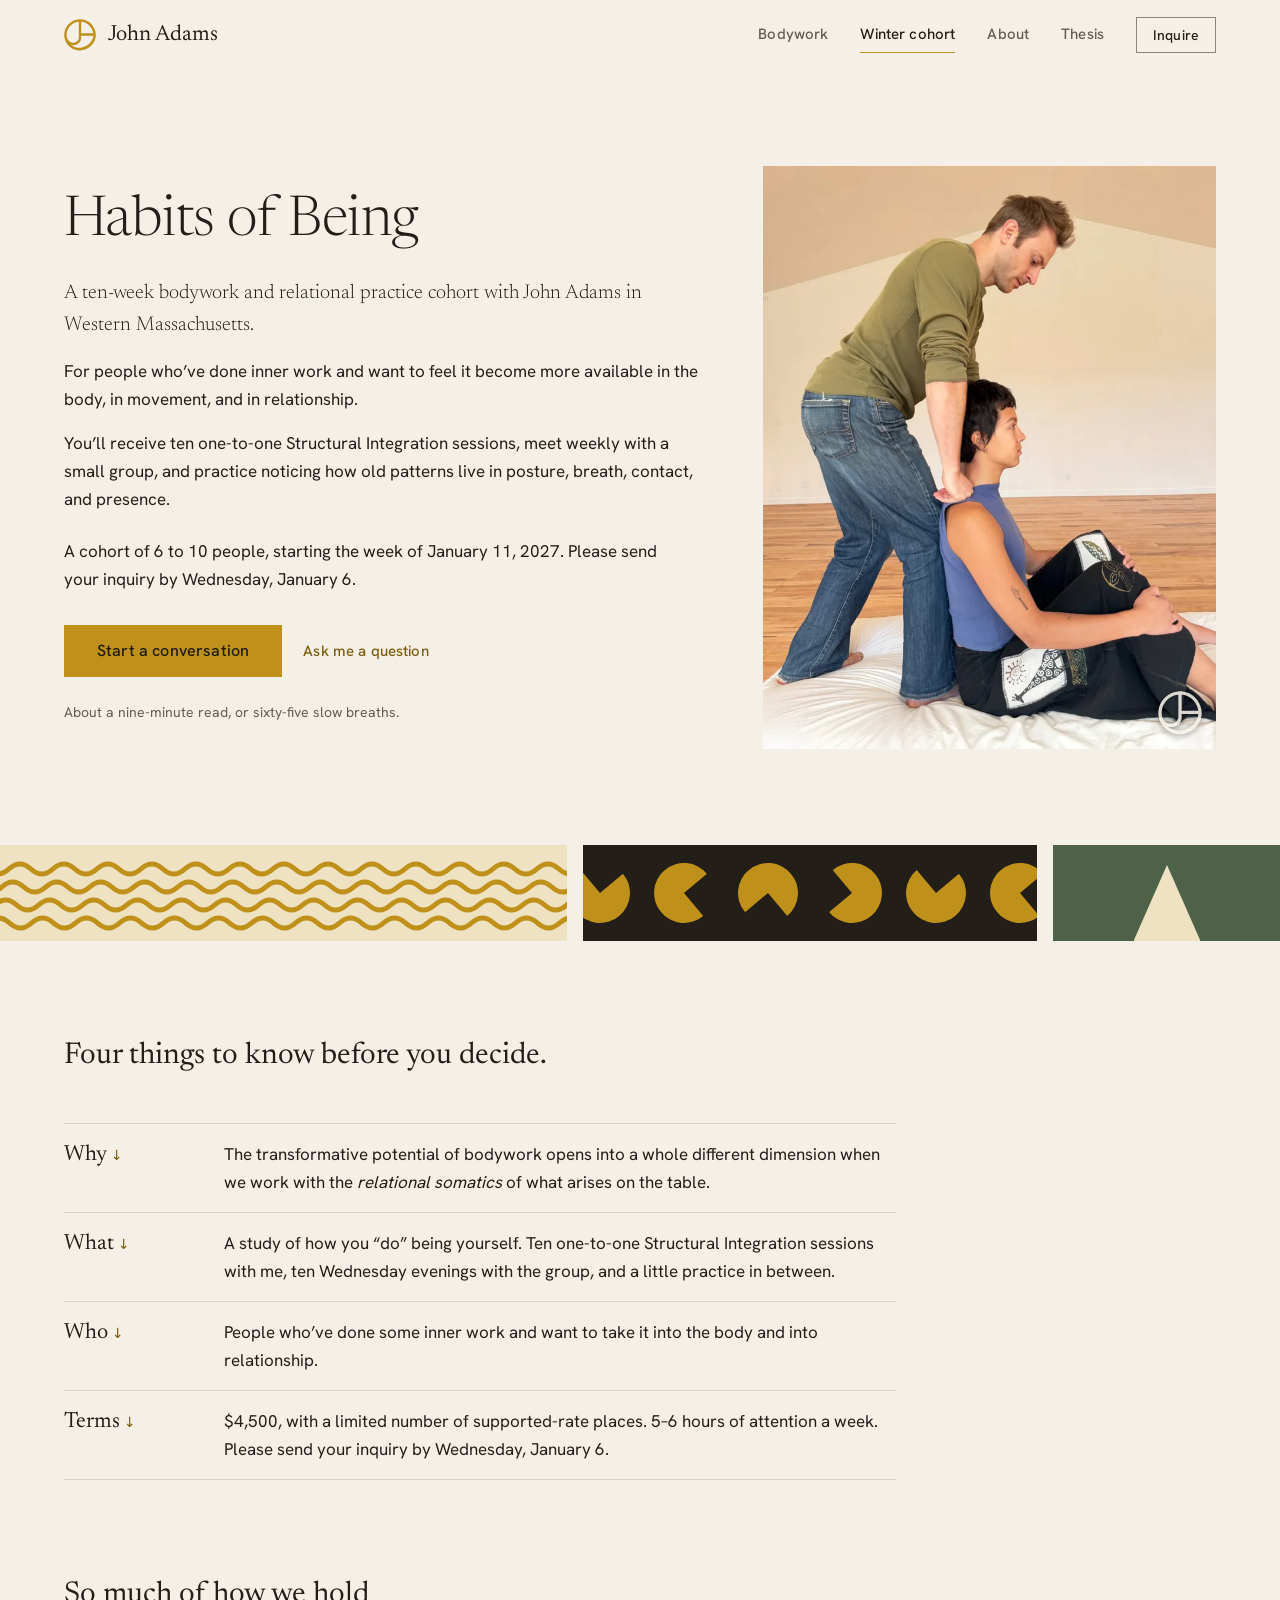
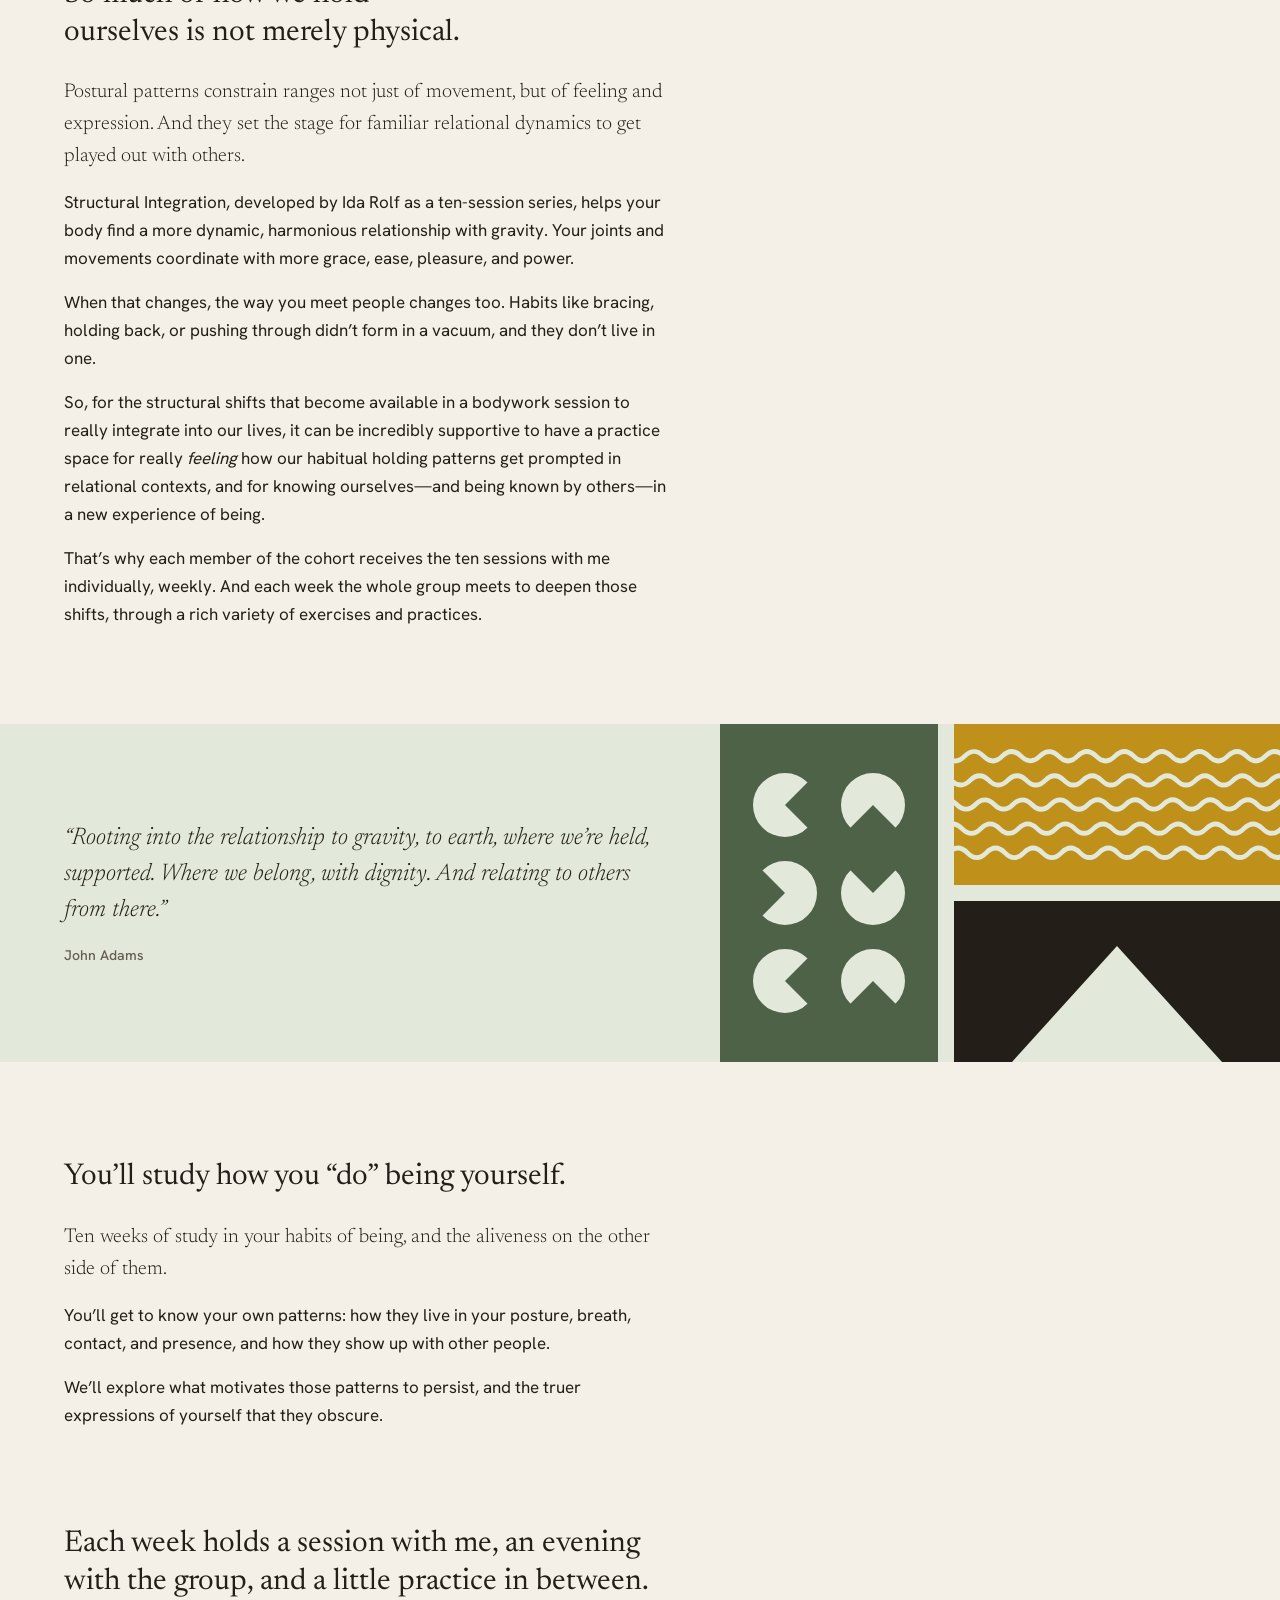
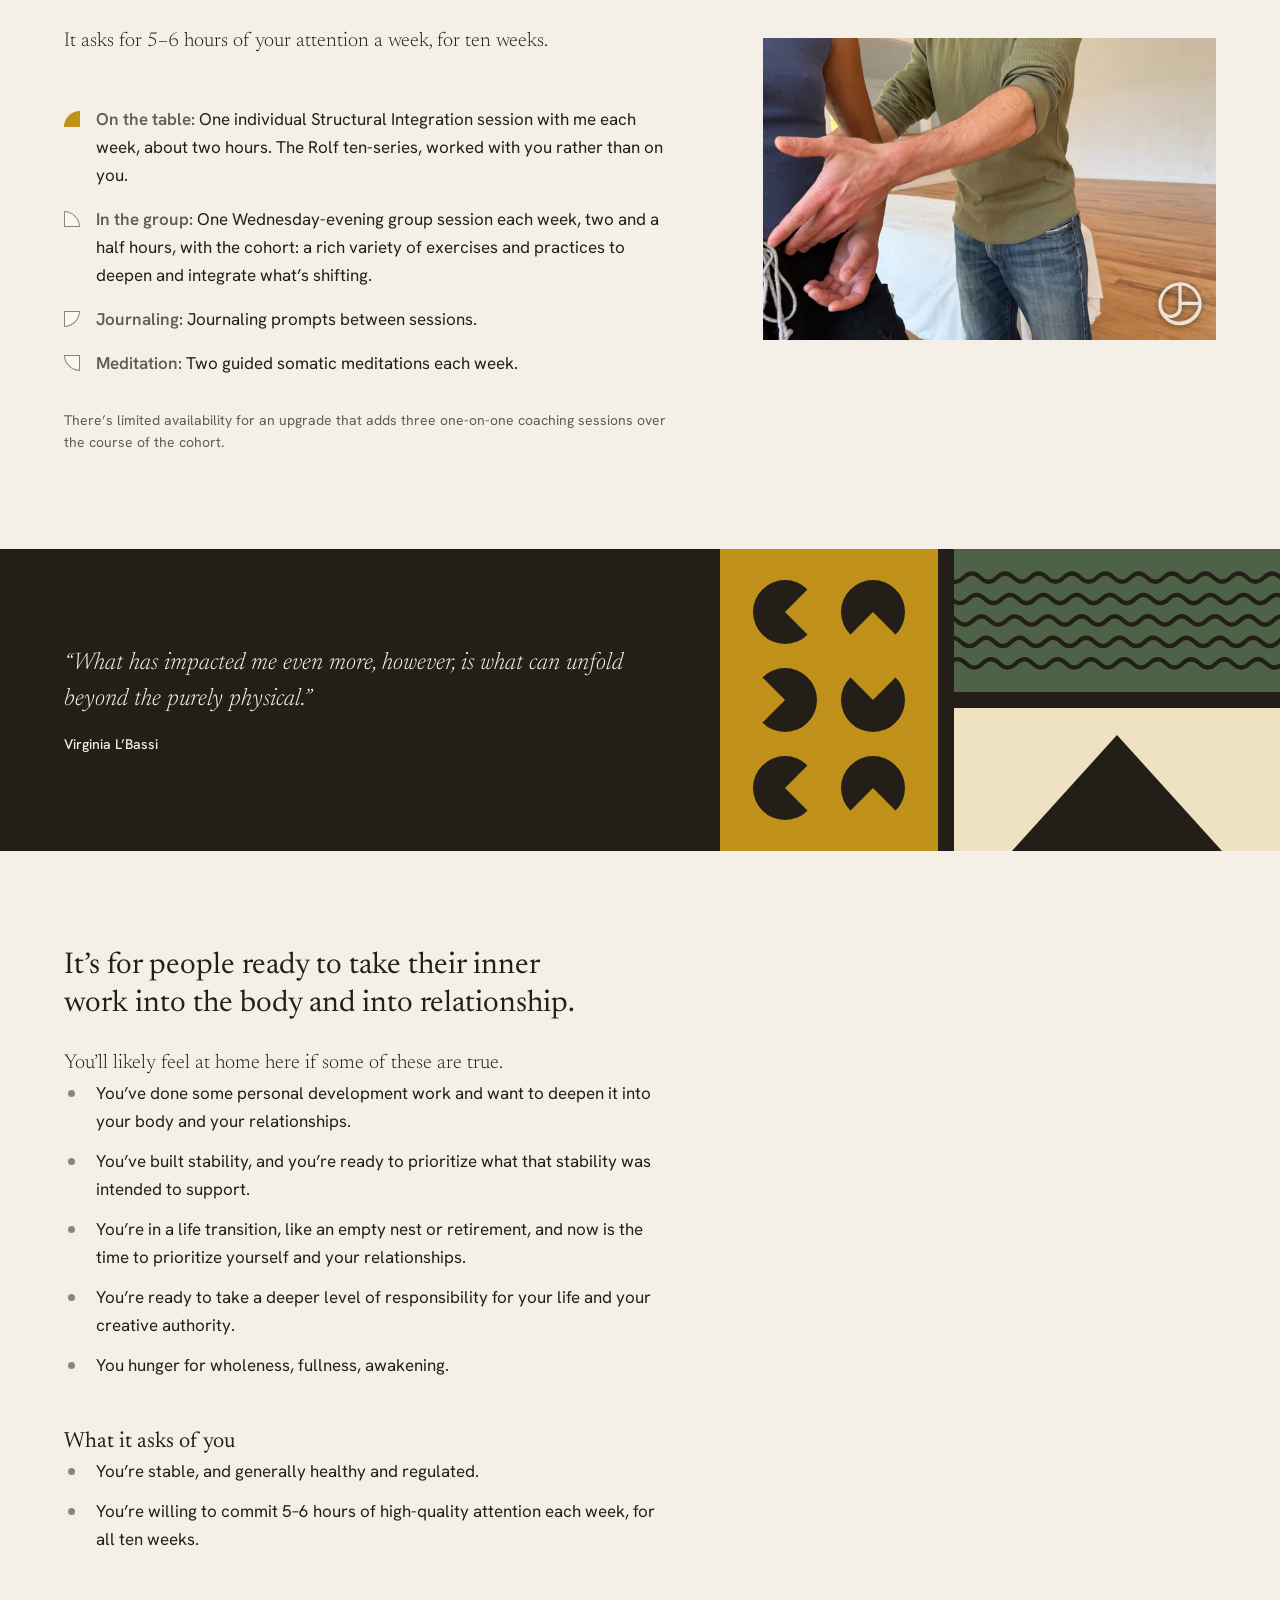
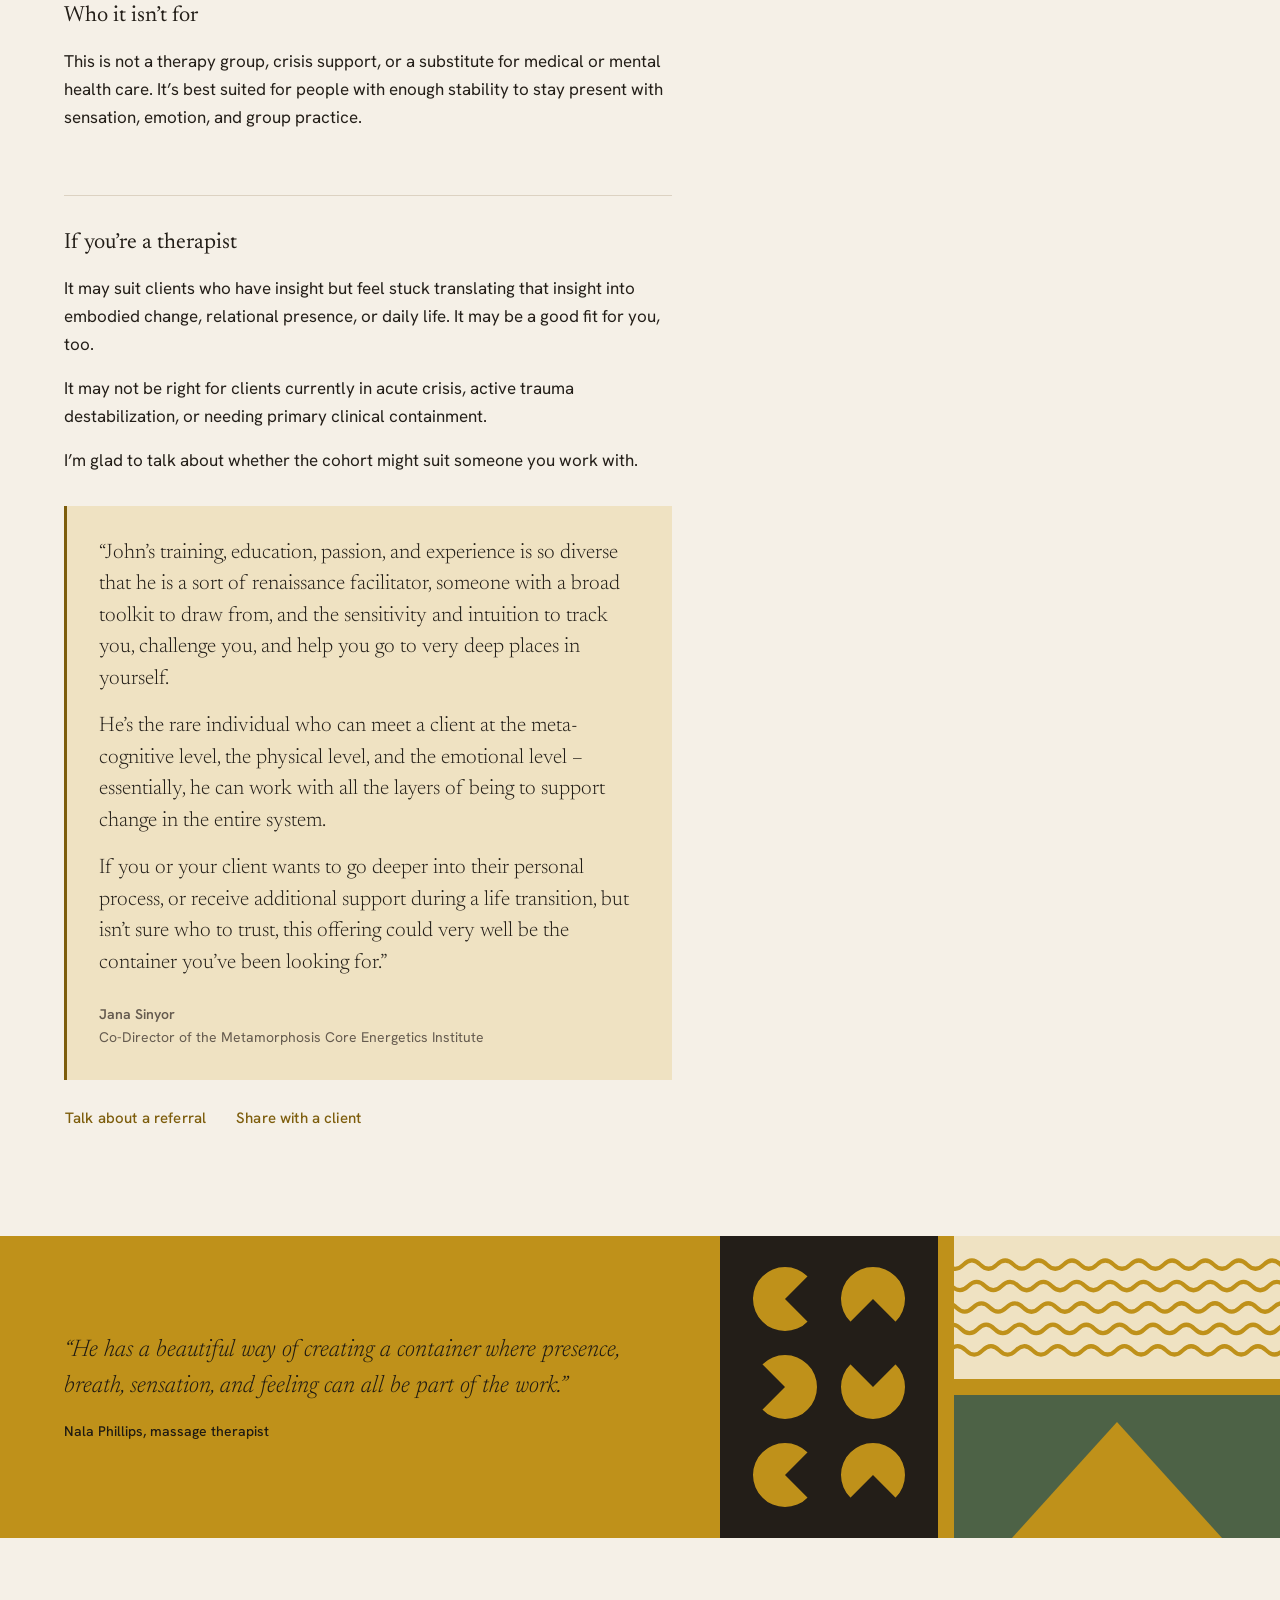
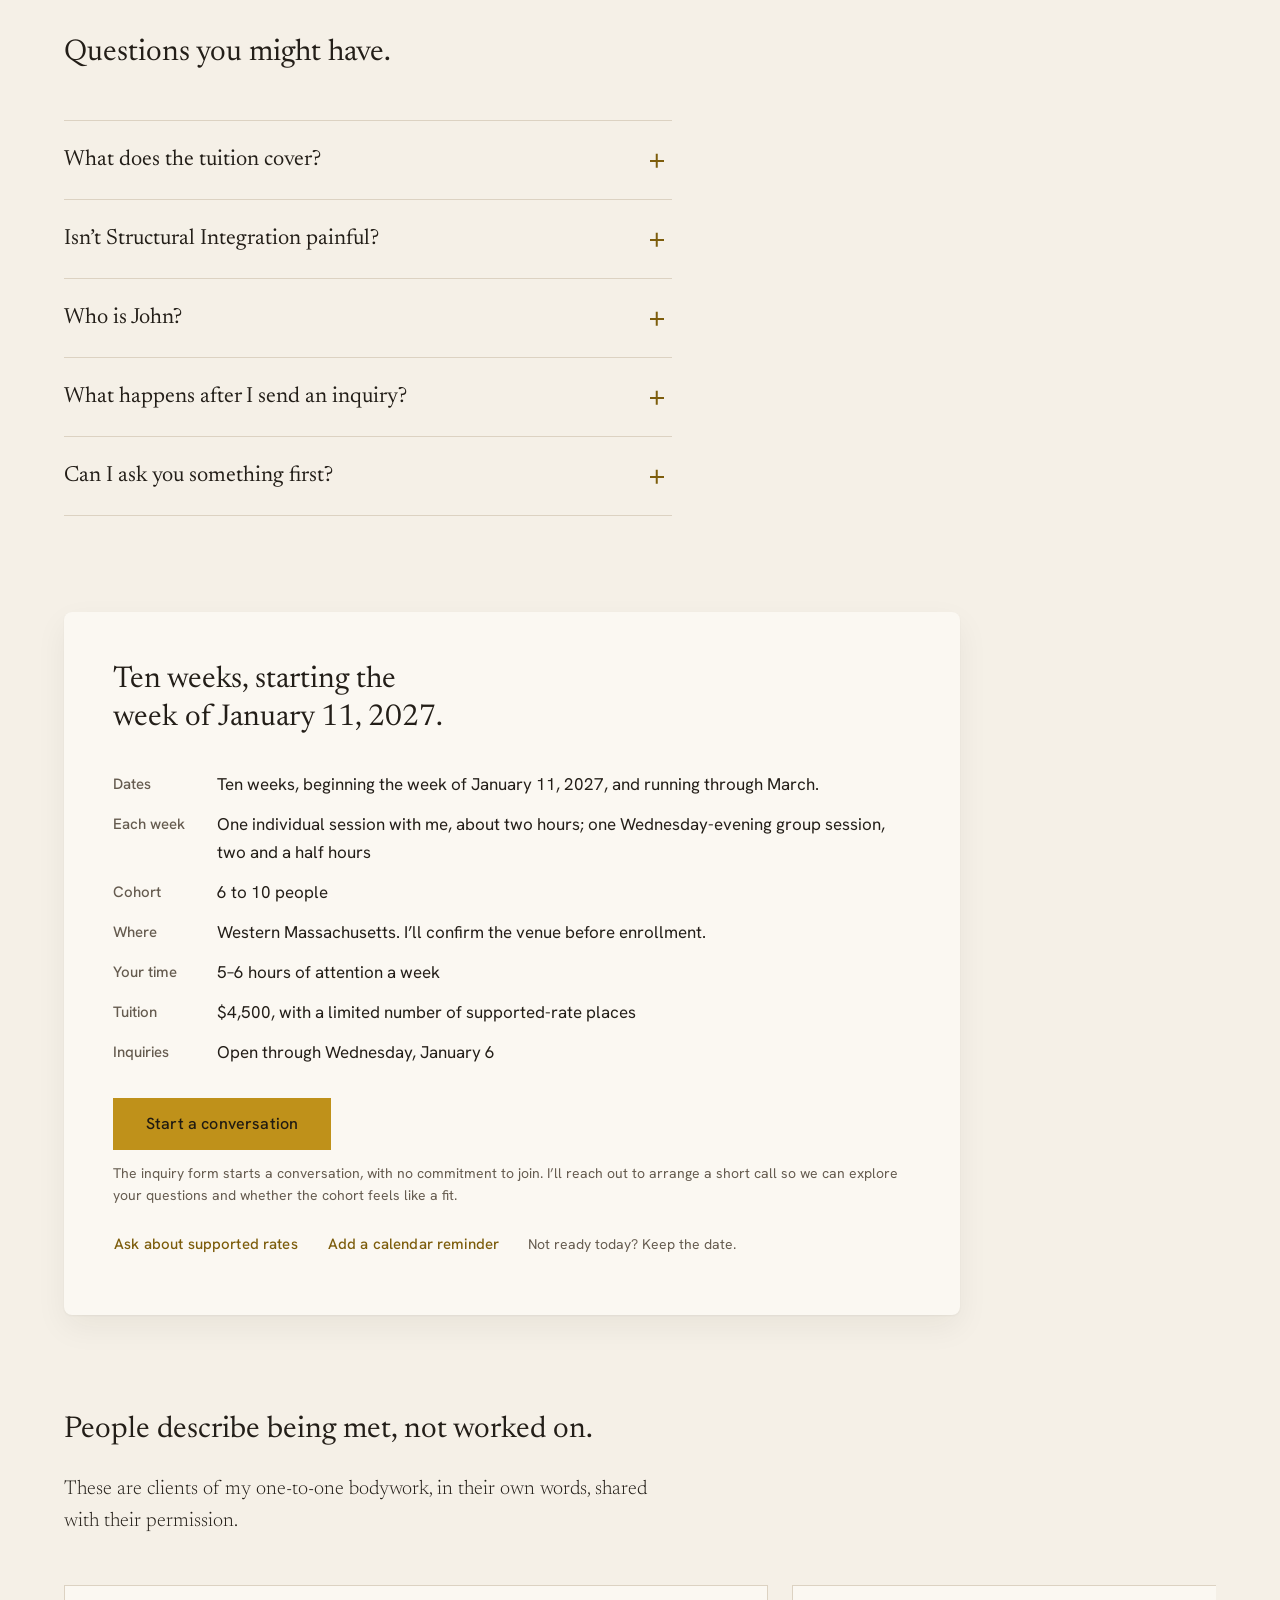
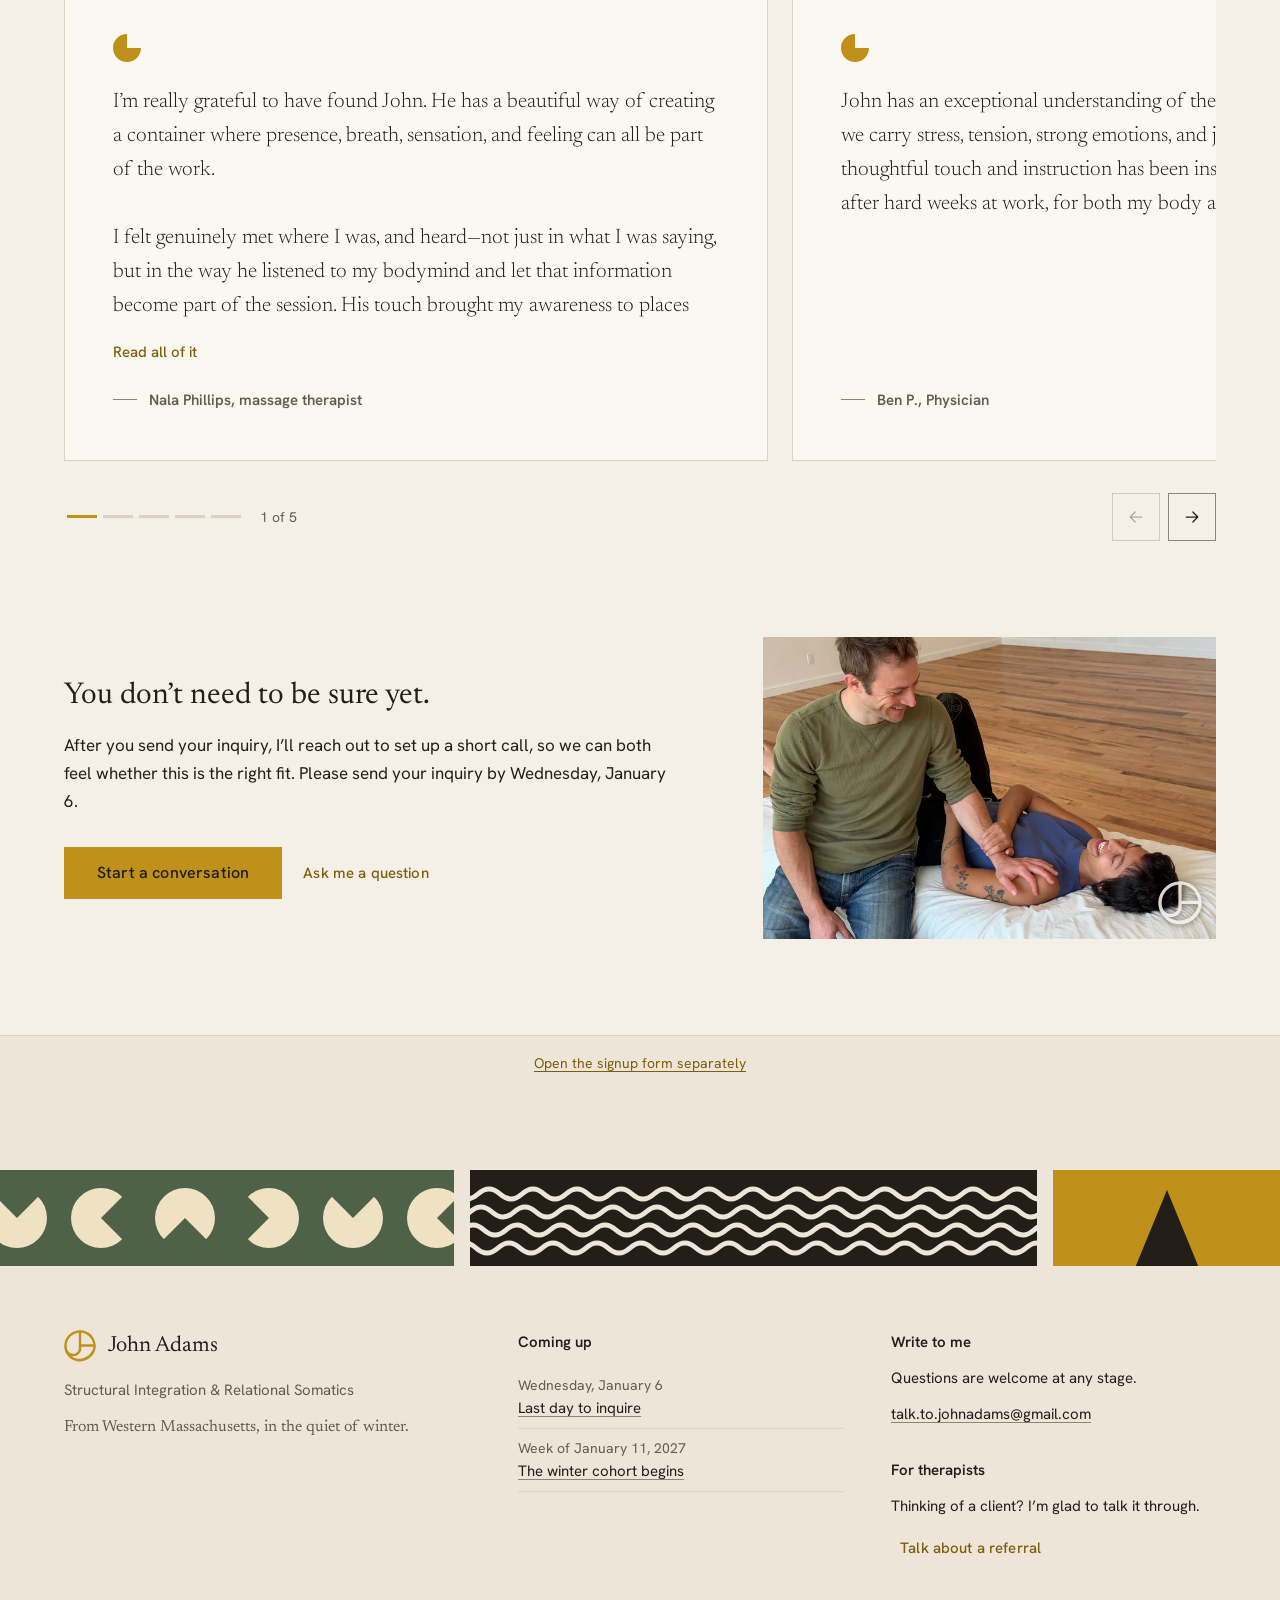
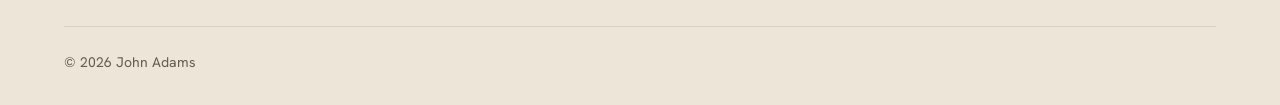
<file: habits-of-being.html>
<!DOCTYPE html>
<html lang="en">
<head>
<meta charset="utf-8">
<meta name="viewport" content="width=device-width, initial-scale=1">
<title>Habits of Being · a ten-week winter cohort with John Adams</title>
<meta name="description" content="A ten-week bodywork and relational practice cohort with John Adams in Western Massachusetts: ten one-to-one Structural Integration sessions and ten small-group evenings, starting the week of January 11, 2027. Inquire by January 6.">
<link rel="canonical" href="https://workwithjohnadams.com/habits-of-being.html">
<meta property="og:type" content="website">
<meta property="og:site_name" content="John Adams">
<meta property="og:title" content="Habits of Being · a ten-week winter cohort with John Adams">
<meta property="og:description" content="A ten-week bodywork and relational practice cohort with John Adams in Western Massachusetts: ten one-to-one Structural Integration sessions and ten small-group evenings, starting the week of January 11, 2027. Inquire by January 6.">
<meta property="og:url" content="https://workwithjohnadams.com/habits-of-being.html">
<meta property="og:image" content="https://workwithjohnadams.com/images/john-bodywork-share-2026-11.jpg">
<meta property="og:image:type" content="image/jpeg">
<meta property="og:image:width" content="2048">
<meta property="og:image:height" content="1536">
<meta property="og:image:alt" content="John supporting a client’s neck and shoulders during a bodywork session.">
<meta name="twitter:image" content="https://workwithjohnadams.com/images/john-bodywork-share-2026-11.jpg">
<meta name="twitter:image:alt" content="John supporting a client’s neck and shoulders during a bodywork session.">
<meta name="twitter:card" content="summary_large_image">
<meta name="theme-color" content="#f5f0e7">
<link rel="icon" href="favicon.svg" type="image/svg+xml">
<link rel="preload" href="fonts/Newsreader-Variable.woff2" as="font" type="font/woff2" crossorigin>
<link rel="preload" href="fonts/HankenGrotesk-Variable.woff2" as="font" type="font/woff2" crossorigin>
<link rel="stylesheet" href="style.css">
<script>document.documentElement.classList.add("js")</script>
<script src="site.js" defer></script>
</head>
<body>
<a class="skip-link" href="#main">Skip to content</a>
<svg width="0" height="0" style="position:absolute" aria-hidden="true" focusable="false">
  <symbol id="mark" viewBox="63 65 1124 1124"><g transform="translate(0,1254) scale(0.1,-0.1)"><path fill="currentColor" d="M5980 11804 c-25 -2 -103 -8 -175 -14 -2292 -184 -4290 -1856 -4904 -4102 -136 -498 -183 -860 -185 -1403 -1 -389 6 -495 49 -790 281 -1898 1683 -3617 3525 -4320 1538 -587 3356 -389 4860 528 920 561 1673 1390 2140 2352 224 464 386 976 455 1442 207 1403 -178 2873 -1062 4059 -446 597 -1101 1184 -1678 1504 -33 18 -97 55 -143 82 -45 27 -171 91 -280 143 -580 274 -1085 416 -1757 496 -171 20 -708 35 -845 23z m-160 -864 c20 -20 20 -33 20 -2854 0 -3056 2 -2943 -50 -3148 -146 -569 -629 -1075 -1230 -1286 -412 -144 -867 -159 -1287 -41 -931 261 -1533 1056 -1680 2219 -21 170 -25 753 -5 930 121 1093 573 2044 1345 2828 719 730 1740 1239 2717 1356 154 19 147 19 170 -4z m1082 0 c278 -35 709 -141 918 -226 36 -14 94 -36 130 -49 89 -31 338 -148 495 -233 1267 -679 2161 -1889 2418 -3272 51 -272 50 -267 28 -289 -31 -31 -4159 -33 -4190 -2 -31 31 -37 4033 -7 4069 24 27 19 27 208 2z m4008 -4940 c25 -25 25 -33 0 -223 -22 -173 -69 -386 -130 -596 -131 -448 -408 -965 -754 -1410 -882 -1134 -2085 -1806 -3526 -1968 -243 -27 -734 -24 -990 5 -670 78 -1263 278 -1825 614 -202 121 -428 279 -478 335 -36 41 -1 46 115 19 330 -78 662 -95 1019 -51 1148 142 2088 969 2306 2028 27 132 27 134 32 685 6 533 7 554 25 568 17 12 320 14 2103 14 2070 0 2083 0 2103 -20z"/></g></symbol>
</svg>

<!-- HEADER: the same on every page. To change the menu, change it in every file. -->
<header class="site-header">
  <div class="wrap header-inner">
    <a class="brand" href="index.html">
      <svg class="mark" aria-hidden="true"><use href="#mark"/></svg>
      <span class="brand-name">John Adams</span>
    </a>
    <nav class="site-nav" aria-label="Main">
      <a href="bodywork.html">Bodywork</a>
      <a href="habits-of-being.html" aria-current="page">Winter cohort</a>
      <a href="taster.html" data-until="2026-09-29T20:30:00-04:00">Taster evening</a>
      <a href="about.html">About</a>
      <a href="thesis.html">Thesis</a>
    </nav>
    <a class="btn btn-secondary btn-sm nav-apply" href="apply.html" data-until="2027-01-07T00:00:00-05:00">Inquire</a>
  </div>
</header>

<main id="main">
<!-- THE WINTER COHORT (the hub). Governing thought: the Rolf ten-series plus weekly group practice, because a shift in the body is also a shift in how you relate. Inquire by January 6. -->
<section class="hero">
  <div class="wrap split split-center">
    <div>
      <h1 class="display">Habits of Being</h1>
      <p class="lead">A ten-week bodywork and relational practice cohort with John Adams in Western Massachusetts.</p>
      <p>For people who’ve done inner work and want to feel it become more available in the body, in movement, and in relationship.</p>
      <p>You’ll receive ten one-to-one Structural Integration sessions, meet weekly with a small group, and practice noticing how old patterns live in posture, breath, contact, and presence.</p>
      <p class="hero-facts" data-until="2027-01-07T00:00:00-05:00">A cohort of 6 to 10 people, starting the week of January 11, 2027. Please send your inquiry by Wednesday, January 6.</p>
      <p class="hero-facts" hidden data-from="2027-01-07T00:00:00-05:00">The inquiry period for this winter has closed. Thank you to everyone who got in touch.</p>
      <div class="actions">
        <a class="btn btn-primary btn-lg" href="apply.html" data-until="2027-01-07T00:00:00-05:00">Start a conversation</a>
        <a class="btn btn-primary btn-lg" href="mailto:talk.to.johnadams@gmail.com?subject=Future%20cohorts&amp;body=Hi%20John%2C%0D%0A%0D%0AI'd%20like%20to%20hear%20about%20future%20cohorts%20of%20Habits%20of%20Being.%0D%0A" hidden data-from="2027-01-07T00:00:00-05:00">Ask about future cohorts</a>
        <a class="btn btn-quiet" href="taster.html" data-until="2026-09-29T20:30:00-04:00">Come for an evening</a>
        <a class="btn btn-quiet" href="mailto:talk.to.johnadams@gmail.com?subject=A%20question%20about%20Habits%20of%20Being&amp;body=Hi%20John%2C%0D%0A%0D%0A" hidden data-from="2026-09-29T20:30:00-04:00" data-until="2027-01-07T00:00:00-05:00">Ask me a question</a>
      </div>
      <p class="actions-note" data-until="2026-09-29T20:30:00-04:00">The taster evening is Tuesday, September 29, in Northampton.</p>
      <p class="read-time" hidden></p>
    </div>
    <figure class="photo photo-natural"><div class="photo-frame"><img src="images/cohort-table.webp" srcset="images/cohort-table-768.webp 768w, images/cohort-table.webp 1536w" sizes="(min-width: 60rem) 30rem, 100vw" width="1536" height="1976" alt="John working with a seated client’s shoulders on a bodywork table." fetchpriority="high" decoding="async"><svg class="photo-mark" aria-hidden="true"><use href="#mark"/></svg></div></figure>
  </div>
  <div class="brand-motion brand-strip" data-drift aria-hidden="true"><div class="bm bm-lines"><svg viewBox="0 0 1400 96" preserveAspectRatio="xMinYMid slice" focusable="false"><path class="v1" d="M-160 24 q11 -10 22 0 t22 0 t22 0 t22 0 t22 0 t22 0 t22 0 t22 0 t22 0 t22 0 t22 0 t22 0 t22 0 t22 0 t22 0 t22 0 t22 0 t22 0 t22 0 t22 0 t22 0 t22 0 t22 0 t22 0 t22 0 t22 0 t22 0 t22 0 t22 0 t22 0 t22 0 t22 0 t22 0 t22 0 t22 0 t22 0 t22 0 t22 0 t22 0 t22 0 t22 0 t22 0 t22 0 t22 0 t22 0 t22 0 t22 0 t22 0 t22 0 t22 0 t22 0 t22 0 t22 0 t22 0 t22 0 t22 0 t22 0 t22 0 t22 0 t22 0 t22 0 t22 0 t22 0 t22 0 t22 0 t22 0 t22 0 t22 0 t22 0 t22 0 t22 0 t22 0 t22 0 t22 0 t22 0 t22 0 t22 0 t22 0 t22 0 t22 0 t22 0"/><path class="v2" d="M-160 42 q11 -10 22 0 t22 0 t22 0 t22 0 t22 0 t22 0 t22 0 t22 0 t22 0 t22 0 t22 0 t22 0 t22 0 t22 0 t22 0 t22 0 t22 0 t22 0 t22 0 t22 0 t22 0 t22 0 t22 0 t22 0 t22 0 t22 0 t22 0 t22 0 t22 0 t22 0 t22 0 t22 0 t22 0 t22 0 t22 0 t22 0 t22 0 t22 0 t22 0 t22 0 t22 0 t22 0 t22 0 t22 0 t22 0 t22 0 t22 0 t22 0 t22 0 t22 0 t22 0 t22 0 t22 0 t22 0 t22 0 t22 0 t22 0 t22 0 t22 0 t22 0 t22 0 t22 0 t22 0 t22 0 t22 0 t22 0 t22 0 t22 0 t22 0 t22 0 t22 0 t22 0 t22 0 t22 0 t22 0 t22 0 t22 0 t22 0 t22 0 t22 0 t22 0"/><path class="v3" d="M-160 60 q11 -10 22 0 t22 0 t22 0 t22 0 t22 0 t22 0 t22 0 t22 0 t22 0 t22 0 t22 0 t22 0 t22 0 t22 0 t22 0 t22 0 t22 0 t22 0 t22 0 t22 0 t22 0 t22 0 t22 0 t22 0 t22 0 t22 0 t22 0 t22 0 t22 0 t22 0 t22 0 t22 0 t22 0 t22 0 t22 0 t22 0 t22 0 t22 0 t22 0 t22 0 t22 0 t22 0 t22 0 t22 0 t22 0 t22 0 t22 0 t22 0 t22 0 t22 0 t22 0 t22 0 t22 0 t22 0 t22 0 t22 0 t22 0 t22 0 t22 0 t22 0 t22 0 t22 0 t22 0 t22 0 t22 0 t22 0 t22 0 t22 0 t22 0 t22 0 t22 0 t22 0 t22 0 t22 0 t22 0 t22 0 t22 0 t22 0 t22 0 t22 0 t22 0"/><path class="v4" d="M-160 78 q11 -10 22 0 t22 0 t22 0 t22 0 t22 0 t22 0 t22 0 t22 0 t22 0 t22 0 t22 0 t22 0 t22 0 t22 0 t22 0 t22 0 t22 0 t22 0 t22 0 t22 0 t22 0 t22 0 t22 0 t22 0 t22 0 t22 0 t22 0 t22 0 t22 0 t22 0 t22 0 t22 0 t22 0 t22 0 t22 0 t22 0 t22 0 t22 0 t22 0 t22 0 t22 0 t22 0 t22 0 t22 0 t22 0 t22 0 t22 0 t22 0 t22 0 t22 0 t22 0 t22 0 t22 0 t22 0 t22 0 t22 0 t22 0 t22 0 t22 0 t22 0 t22 0 t22 0 t22 0 t22 0 t22 0 t22 0 t22 0 t22 0 t22 0 t22 0 t22 0 t22 0 t22 0 t22 0 t22 0 t22 0 t22 0 t22 0 t22 0 t22 0 t22 0"/></svg></div><div class="bm bm-circles"><div class="tq-row"><svg class="tq" viewBox="-50 -50 100 100" focusable="false"><path d="M0 0 L50 0 A50 50 0 1 1 0 -50 Z"/></svg><svg class="tq" viewBox="-50 -50 100 100" focusable="false"><path d="M0 0 L50 0 A50 50 0 1 1 0 -50 Z"/></svg><svg class="tq" viewBox="-50 -50 100 100" focusable="false"><path d="M0 0 L50 0 A50 50 0 1 1 0 -50 Z"/></svg><svg class="tq" viewBox="-50 -50 100 100" focusable="false"><path d="M0 0 L50 0 A50 50 0 1 1 0 -50 Z"/></svg><svg class="tq" viewBox="-50 -50 100 100" focusable="false"><path d="M0 0 L50 0 A50 50 0 1 1 0 -50 Z"/></svg><svg class="tq" viewBox="-50 -50 100 100" focusable="false"><path d="M0 0 L50 0 A50 50 0 1 1 0 -50 Z"/></svg><svg class="tq" viewBox="-50 -50 100 100" focusable="false"><path d="M0 0 L50 0 A50 50 0 1 1 0 -50 Z"/></svg><svg class="tq" viewBox="-50 -50 100 100" focusable="false"><path d="M0 0 L50 0 A50 50 0 1 1 0 -50 Z"/></svg><svg class="tq" viewBox="-50 -50 100 100" focusable="false"><path d="M0 0 L50 0 A50 50 0 1 1 0 -50 Z"/></svg><svg class="tq" viewBox="-50 -50 100 100" focusable="false"><path d="M0 0 L50 0 A50 50 0 1 1 0 -50 Z"/></svg><svg class="tq" viewBox="-50 -50 100 100" focusable="false"><path d="M0 0 L50 0 A50 50 0 1 1 0 -50 Z"/></svg><svg class="tq" viewBox="-50 -50 100 100" focusable="false"><path d="M0 0 L50 0 A50 50 0 1 1 0 -50 Z"/></svg><svg class="tq" viewBox="-50 -50 100 100" focusable="false"><path d="M0 0 L50 0 A50 50 0 1 1 0 -50 Z"/></svg><svg class="tq" viewBox="-50 -50 100 100" focusable="false"><path d="M0 0 L50 0 A50 50 0 1 1 0 -50 Z"/></svg></div></div><div class="bm bm-tri"><div class="tri-shape"></div></div></div>
</section>

<section class="section" id="brief">
  <div class="wrap">
    <div class="section-head flow">
      <h2>Four things to know before you decide.</h2>
    </div>
    <dl class="in-brief">
      <div><dt><a href="#why">Why</a></dt><dd>The transformative potential of bodywork opens into a whole different dimension when we work with the <em>relational somatics</em> of what arises on the table.</dd></div>
      <div><dt><a href="#what">What</a></dt><dd>A study of how you “do” being yourself. Ten one-to-one Structural Integration sessions with me, ten Wednesday evenings with the group, and a little practice in between.</dd></div>
      <div><dt><a href="#fit">Who</a></dt><dd>People who’ve done some inner work and want to take it into the body and into relationship.</dd></div>
      <div><dt><a href="#details">Terms</a></dt><dd>$4,500, with a limited number of supported-rate places. 5–6 hours of attention a week. <span data-until="2027-01-07T00:00:00-05:00">Please send your inquiry by Wednesday, January 6.</span><span hidden data-from="2027-01-07T00:00:00-05:00">The inquiry period for this winter has closed.</span></dd></div>
    </dl>
  </div>
</section>

<section class="section" id="why">
  <div class="wrap">
    <div class="text flow">
      <h2>So much of how we hold ourselves is not merely physical.</h2>
      <p class="lead">Postural patterns constrain ranges not just of movement, but of feeling and expression. And they set the stage for familiar relational dynamics to get played out with others.</p>
      <p>Structural Integration, developed by Ida Rolf as a ten-session series, helps your body find a more dynamic, harmonious relationship with gravity. Your joints and movements coordinate with more grace, ease, pleasure, and power.</p>
      <p>When that changes, the way you meet people changes too. Habits like bracing, holding back, or pushing through didn’t form in a vacuum, and they don’t live in one.</p>
      <p>So, for the structural shifts that become available in a bodywork session to really integrate into our lives, it can be incredibly supportive to have a practice space for really <em>feeling</em> how our habitual holding patterns get prompted in relational contexts, and for knowing ourselves—and being known by others—in a new experience of being.</p>
      <p>That’s why each member of the cohort receives the ten sessions with me individually, weekly. And each week the whole group meets to deepen those shifts, through a rich variety of exercises and practices.</p>
    </div>
  </div>
</section>

<div class="band quote-band band-sage-soft">
  <div class="wrap">
    <figure class="qb">
      <blockquote><p>“Rooting into the relationship to gravity, to earth, where we’re held, supported. Where we belong, with dignity. And relating to others from there.”</p></blockquote>
      <figcaption>John Adams</figcaption>
    </figure>
  </div>
  <div class="brand-motion band-art" data-drift aria-hidden="true"><div class="bm bm-circles"><div class="tq-grid"><svg class="tq" viewBox="-50 -50 100 100" focusable="false"><path d="M0 0 L50 0 A50 50 0 1 1 0 -50 Z"/></svg><svg class="tq" viewBox="-50 -50 100 100" focusable="false"><path d="M0 0 L50 0 A50 50 0 1 1 0 -50 Z"/></svg><svg class="tq" viewBox="-50 -50 100 100" focusable="false"><path d="M0 0 L50 0 A50 50 0 1 1 0 -50 Z"/></svg><svg class="tq" viewBox="-50 -50 100 100" focusable="false"><path d="M0 0 L50 0 A50 50 0 1 1 0 -50 Z"/></svg><svg class="tq" viewBox="-50 -50 100 100" focusable="false"><path d="M0 0 L50 0 A50 50 0 1 1 0 -50 Z"/></svg><svg class="tq" viewBox="-50 -50 100 100" focusable="false"><path d="M0 0 L50 0 A50 50 0 1 1 0 -50 Z"/></svg></div></div><div class="bm bm-lines"><svg viewBox="0 0 900 240" preserveAspectRatio="xMinYMid slice" focusable="false"><path class="v1" d="M-160 48 q14 -14 28 0 t28 0 t28 0 t28 0 t28 0 t28 0 t28 0 t28 0 t28 0 t28 0 t28 0 t28 0 t28 0 t28 0 t28 0 t28 0 t28 0 t28 0 t28 0 t28 0 t28 0 t28 0 t28 0 t28 0 t28 0 t28 0 t28 0 t28 0 t28 0 t28 0 t28 0 t28 0 t28 0 t28 0 t28 0 t28 0 t28 0 t28 0 t28 0 t28 0 t28 0 t28 0 t28 0 t28 0 t28 0 t28 0"/><path class="v2" d="M-160 84 q14 -14 28 0 t28 0 t28 0 t28 0 t28 0 t28 0 t28 0 t28 0 t28 0 t28 0 t28 0 t28 0 t28 0 t28 0 t28 0 t28 0 t28 0 t28 0 t28 0 t28 0 t28 0 t28 0 t28 0 t28 0 t28 0 t28 0 t28 0 t28 0 t28 0 t28 0 t28 0 t28 0 t28 0 t28 0 t28 0 t28 0 t28 0 t28 0 t28 0 t28 0 t28 0 t28 0 t28 0 t28 0 t28 0 t28 0"/><path class="v3" d="M-160 120 q14 -14 28 0 t28 0 t28 0 t28 0 t28 0 t28 0 t28 0 t28 0 t28 0 t28 0 t28 0 t28 0 t28 0 t28 0 t28 0 t28 0 t28 0 t28 0 t28 0 t28 0 t28 0 t28 0 t28 0 t28 0 t28 0 t28 0 t28 0 t28 0 t28 0 t28 0 t28 0 t28 0 t28 0 t28 0 t28 0 t28 0 t28 0 t28 0 t28 0 t28 0 t28 0 t28 0 t28 0 t28 0 t28 0 t28 0"/><path class="v4" d="M-160 156 q14 -14 28 0 t28 0 t28 0 t28 0 t28 0 t28 0 t28 0 t28 0 t28 0 t28 0 t28 0 t28 0 t28 0 t28 0 t28 0 t28 0 t28 0 t28 0 t28 0 t28 0 t28 0 t28 0 t28 0 t28 0 t28 0 t28 0 t28 0 t28 0 t28 0 t28 0 t28 0 t28 0 t28 0 t28 0 t28 0 t28 0 t28 0 t28 0 t28 0 t28 0 t28 0 t28 0 t28 0 t28 0 t28 0 t28 0"/><path class="v5" d="M-160 192 q14 -14 28 0 t28 0 t28 0 t28 0 t28 0 t28 0 t28 0 t28 0 t28 0 t28 0 t28 0 t28 0 t28 0 t28 0 t28 0 t28 0 t28 0 t28 0 t28 0 t28 0 t28 0 t28 0 t28 0 t28 0 t28 0 t28 0 t28 0 t28 0 t28 0 t28 0 t28 0 t28 0 t28 0 t28 0 t28 0 t28 0 t28 0 t28 0 t28 0 t28 0 t28 0 t28 0 t28 0 t28 0 t28 0 t28 0"/></svg></div><div class="bm bm-tri"><div class="tri-shape"></div></div></div><div class="brand-motion brand-strip band-strip" data-drift aria-hidden="true"><div class="bm bm-lines"><svg viewBox="0 0 1400 96" preserveAspectRatio="xMinYMid slice" focusable="false"><path class="v1" d="M-160 24 q11 -10 22 0 t22 0 t22 0 t22 0 t22 0 t22 0 t22 0 t22 0 t22 0 t22 0 t22 0 t22 0 t22 0 t22 0 t22 0 t22 0 t22 0 t22 0 t22 0 t22 0 t22 0 t22 0 t22 0 t22 0 t22 0 t22 0 t22 0 t22 0 t22 0 t22 0 t22 0 t22 0 t22 0 t22 0 t22 0 t22 0 t22 0 t22 0 t22 0 t22 0 t22 0 t22 0 t22 0 t22 0 t22 0 t22 0 t22 0 t22 0 t22 0 t22 0 t22 0 t22 0 t22 0 t22 0 t22 0 t22 0 t22 0 t22 0 t22 0 t22 0 t22 0 t22 0 t22 0 t22 0 t22 0 t22 0 t22 0 t22 0 t22 0 t22 0 t22 0 t22 0 t22 0 t22 0 t22 0 t22 0 t22 0 t22 0 t22 0 t22 0 t22 0"/><path class="v2" d="M-160 42 q11 -10 22 0 t22 0 t22 0 t22 0 t22 0 t22 0 t22 0 t22 0 t22 0 t22 0 t22 0 t22 0 t22 0 t22 0 t22 0 t22 0 t22 0 t22 0 t22 0 t22 0 t22 0 t22 0 t22 0 t22 0 t22 0 t22 0 t22 0 t22 0 t22 0 t22 0 t22 0 t22 0 t22 0 t22 0 t22 0 t22 0 t22 0 t22 0 t22 0 t22 0 t22 0 t22 0 t22 0 t22 0 t22 0 t22 0 t22 0 t22 0 t22 0 t22 0 t22 0 t22 0 t22 0 t22 0 t22 0 t22 0 t22 0 t22 0 t22 0 t22 0 t22 0 t22 0 t22 0 t22 0 t22 0 t22 0 t22 0 t22 0 t22 0 t22 0 t22 0 t22 0 t22 0 t22 0 t22 0 t22 0 t22 0 t22 0 t22 0 t22 0 t22 0"/><path class="v3" d="M-160 60 q11 -10 22 0 t22 0 t22 0 t22 0 t22 0 t22 0 t22 0 t22 0 t22 0 t22 0 t22 0 t22 0 t22 0 t22 0 t22 0 t22 0 t22 0 t22 0 t22 0 t22 0 t22 0 t22 0 t22 0 t22 0 t22 0 t22 0 t22 0 t22 0 t22 0 t22 0 t22 0 t22 0 t22 0 t22 0 t22 0 t22 0 t22 0 t22 0 t22 0 t22 0 t22 0 t22 0 t22 0 t22 0 t22 0 t22 0 t22 0 t22 0 t22 0 t22 0 t22 0 t22 0 t22 0 t22 0 t22 0 t22 0 t22 0 t22 0 t22 0 t22 0 t22 0 t22 0 t22 0 t22 0 t22 0 t22 0 t22 0 t22 0 t22 0 t22 0 t22 0 t22 0 t22 0 t22 0 t22 0 t22 0 t22 0 t22 0 t22 0 t22 0 t22 0"/><path class="v4" d="M-160 78 q11 -10 22 0 t22 0 t22 0 t22 0 t22 0 t22 0 t22 0 t22 0 t22 0 t22 0 t22 0 t22 0 t22 0 t22 0 t22 0 t22 0 t22 0 t22 0 t22 0 t22 0 t22 0 t22 0 t22 0 t22 0 t22 0 t22 0 t22 0 t22 0 t22 0 t22 0 t22 0 t22 0 t22 0 t22 0 t22 0 t22 0 t22 0 t22 0 t22 0 t22 0 t22 0 t22 0 t22 0 t22 0 t22 0 t22 0 t22 0 t22 0 t22 0 t22 0 t22 0 t22 0 t22 0 t22 0 t22 0 t22 0 t22 0 t22 0 t22 0 t22 0 t22 0 t22 0 t22 0 t22 0 t22 0 t22 0 t22 0 t22 0 t22 0 t22 0 t22 0 t22 0 t22 0 t22 0 t22 0 t22 0 t22 0 t22 0 t22 0 t22 0 t22 0"/></svg></div><div class="bm bm-circles"><div class="tq-row"><svg class="tq" viewBox="-50 -50 100 100" focusable="false"><path d="M0 0 L50 0 A50 50 0 1 1 0 -50 Z"/></svg><svg class="tq" viewBox="-50 -50 100 100" focusable="false"><path d="M0 0 L50 0 A50 50 0 1 1 0 -50 Z"/></svg><svg class="tq" viewBox="-50 -50 100 100" focusable="false"><path d="M0 0 L50 0 A50 50 0 1 1 0 -50 Z"/></svg><svg class="tq" viewBox="-50 -50 100 100" focusable="false"><path d="M0 0 L50 0 A50 50 0 1 1 0 -50 Z"/></svg><svg class="tq" viewBox="-50 -50 100 100" focusable="false"><path d="M0 0 L50 0 A50 50 0 1 1 0 -50 Z"/></svg><svg class="tq" viewBox="-50 -50 100 100" focusable="false"><path d="M0 0 L50 0 A50 50 0 1 1 0 -50 Z"/></svg><svg class="tq" viewBox="-50 -50 100 100" focusable="false"><path d="M0 0 L50 0 A50 50 0 1 1 0 -50 Z"/></svg><svg class="tq" viewBox="-50 -50 100 100" focusable="false"><path d="M0 0 L50 0 A50 50 0 1 1 0 -50 Z"/></svg><svg class="tq" viewBox="-50 -50 100 100" focusable="false"><path d="M0 0 L50 0 A50 50 0 1 1 0 -50 Z"/></svg><svg class="tq" viewBox="-50 -50 100 100" focusable="false"><path d="M0 0 L50 0 A50 50 0 1 1 0 -50 Z"/></svg><svg class="tq" viewBox="-50 -50 100 100" focusable="false"><path d="M0 0 L50 0 A50 50 0 1 1 0 -50 Z"/></svg><svg class="tq" viewBox="-50 -50 100 100" focusable="false"><path d="M0 0 L50 0 A50 50 0 1 1 0 -50 Z"/></svg><svg class="tq" viewBox="-50 -50 100 100" focusable="false"><path d="M0 0 L50 0 A50 50 0 1 1 0 -50 Z"/></svg><svg class="tq" viewBox="-50 -50 100 100" focusable="false"><path d="M0 0 L50 0 A50 50 0 1 1 0 -50 Z"/></svg></div></div><div class="bm bm-tri"><div class="tri-shape"></div></div></div>
</div>

<section class="section" id="what">
  <div class="wrap">
    <div class="text flow">
      <h2>You’ll study how you “do” being yourself.</h2>
      <p class="lead">Ten weeks of study in your habits of being, and the aliveness on the other side of them.</p>
      <p>You’ll get to know your own patterns: how they live in your posture, breath, contact, and presence, and how they show up with other people.</p>
      <p>We’ll explore what motivates those patterns to persist, and the truer expressions of yourself that they obscure.</p>
    </div>
  </div>
</section>

<section class="section" id="included">
  <div class="wrap split split-center"><div>
    <div class="section-head flow">
      <h2>Each week holds a session with me, an evening with the group, and a little practice in between.</h2>
      <p class="lead">It asks for 5–6 hours of your attention a week, for ten weeks.</p>
    </div>
    <ul class="week-list">
      <li data-q="table"><span class="q-glyph" aria-hidden="true"></span><p><strong>On the table:</strong> One individual Structural Integration session with me each week, about two hours. The Rolf ten-series, worked with you rather than on you.</p></li>
      <li data-q="group"><span class="q-glyph" aria-hidden="true"></span><p><strong>In the group:</strong> One Wednesday-evening group session each week, two and a half hours, with the cohort: a rich variety of exercises and practices to deepen and integrate what’s shifting.</p></li>
      <li data-q="journal"><span class="q-glyph" aria-hidden="true"></span><p><strong>Journaling:</strong> Journaling prompts between sessions.</p></li>
      <li data-q="meditate"><span class="q-glyph" aria-hidden="true"></span><p><strong>Meditation:</strong> Two guided somatic meditations each week.</p></li>
    </ul>
    <p class="small muted after-cards">There’s limited availability for an upgrade that adds three one-on-one coaching sessions over the course of the cohort.</p>
    <!-- TODO(John): how does someone ask for the coaching upgrade, and what does it cost? -->
  </div><figure class="photo photo-32"><div class="photo-frame"><img src="images/bodywork-hands.webp" srcset="images/bodywork-hands-768.webp 768w, images/bodywork-hands.webp 1536w" sizes="(min-width: 60rem) 30rem, 100vw" width="1536" height="1152" alt="A close view of John’s hands working with a seated client’s arm." loading="lazy" decoding="async"><svg class="photo-mark" aria-hidden="true"><use href="#mark"/></svg></div></figure></div>
</section>

<div class="band quote-band band-ink">
  <div class="wrap">
    <figure class="qb">
      <blockquote><p>“What has impacted me even more, however, is what can unfold beyond the purely physical.”</p></blockquote>
      <figcaption>Virginia L’Bassi</figcaption>
    </figure>
  </div>
  <div class="brand-motion band-art" data-drift aria-hidden="true"><div class="bm bm-circles"><div class="tq-grid"><svg class="tq" viewBox="-50 -50 100 100" focusable="false"><path d="M0 0 L50 0 A50 50 0 1 1 0 -50 Z"/></svg><svg class="tq" viewBox="-50 -50 100 100" focusable="false"><path d="M0 0 L50 0 A50 50 0 1 1 0 -50 Z"/></svg><svg class="tq" viewBox="-50 -50 100 100" focusable="false"><path d="M0 0 L50 0 A50 50 0 1 1 0 -50 Z"/></svg><svg class="tq" viewBox="-50 -50 100 100" focusable="false"><path d="M0 0 L50 0 A50 50 0 1 1 0 -50 Z"/></svg><svg class="tq" viewBox="-50 -50 100 100" focusable="false"><path d="M0 0 L50 0 A50 50 0 1 1 0 -50 Z"/></svg><svg class="tq" viewBox="-50 -50 100 100" focusable="false"><path d="M0 0 L50 0 A50 50 0 1 1 0 -50 Z"/></svg></div></div><div class="bm bm-lines"><svg viewBox="0 0 900 240" preserveAspectRatio="xMinYMid slice" focusable="false"><path class="v1" d="M-160 48 q14 -14 28 0 t28 0 t28 0 t28 0 t28 0 t28 0 t28 0 t28 0 t28 0 t28 0 t28 0 t28 0 t28 0 t28 0 t28 0 t28 0 t28 0 t28 0 t28 0 t28 0 t28 0 t28 0 t28 0 t28 0 t28 0 t28 0 t28 0 t28 0 t28 0 t28 0 t28 0 t28 0 t28 0 t28 0 t28 0 t28 0 t28 0 t28 0 t28 0 t28 0 t28 0 t28 0 t28 0 t28 0 t28 0 t28 0"/><path class="v2" d="M-160 84 q14 -14 28 0 t28 0 t28 0 t28 0 t28 0 t28 0 t28 0 t28 0 t28 0 t28 0 t28 0 t28 0 t28 0 t28 0 t28 0 t28 0 t28 0 t28 0 t28 0 t28 0 t28 0 t28 0 t28 0 t28 0 t28 0 t28 0 t28 0 t28 0 t28 0 t28 0 t28 0 t28 0 t28 0 t28 0 t28 0 t28 0 t28 0 t28 0 t28 0 t28 0 t28 0 t28 0 t28 0 t28 0 t28 0 t28 0"/><path class="v3" d="M-160 120 q14 -14 28 0 t28 0 t28 0 t28 0 t28 0 t28 0 t28 0 t28 0 t28 0 t28 0 t28 0 t28 0 t28 0 t28 0 t28 0 t28 0 t28 0 t28 0 t28 0 t28 0 t28 0 t28 0 t28 0 t28 0 t28 0 t28 0 t28 0 t28 0 t28 0 t28 0 t28 0 t28 0 t28 0 t28 0 t28 0 t28 0 t28 0 t28 0 t28 0 t28 0 t28 0 t28 0 t28 0 t28 0 t28 0 t28 0"/><path class="v4" d="M-160 156 q14 -14 28 0 t28 0 t28 0 t28 0 t28 0 t28 0 t28 0 t28 0 t28 0 t28 0 t28 0 t28 0 t28 0 t28 0 t28 0 t28 0 t28 0 t28 0 t28 0 t28 0 t28 0 t28 0 t28 0 t28 0 t28 0 t28 0 t28 0 t28 0 t28 0 t28 0 t28 0 t28 0 t28 0 t28 0 t28 0 t28 0 t28 0 t28 0 t28 0 t28 0 t28 0 t28 0 t28 0 t28 0 t28 0 t28 0"/><path class="v5" d="M-160 192 q14 -14 28 0 t28 0 t28 0 t28 0 t28 0 t28 0 t28 0 t28 0 t28 0 t28 0 t28 0 t28 0 t28 0 t28 0 t28 0 t28 0 t28 0 t28 0 t28 0 t28 0 t28 0 t28 0 t28 0 t28 0 t28 0 t28 0 t28 0 t28 0 t28 0 t28 0 t28 0 t28 0 t28 0 t28 0 t28 0 t28 0 t28 0 t28 0 t28 0 t28 0 t28 0 t28 0 t28 0 t28 0 t28 0 t28 0"/></svg></div><div class="bm bm-tri"><div class="tri-shape"></div></div></div><div class="brand-motion brand-strip band-strip" data-drift aria-hidden="true"><div class="bm bm-lines"><svg viewBox="0 0 1400 96" preserveAspectRatio="xMinYMid slice" focusable="false"><path class="v1" d="M-160 24 q11 -10 22 0 t22 0 t22 0 t22 0 t22 0 t22 0 t22 0 t22 0 t22 0 t22 0 t22 0 t22 0 t22 0 t22 0 t22 0 t22 0 t22 0 t22 0 t22 0 t22 0 t22 0 t22 0 t22 0 t22 0 t22 0 t22 0 t22 0 t22 0 t22 0 t22 0 t22 0 t22 0 t22 0 t22 0 t22 0 t22 0 t22 0 t22 0 t22 0 t22 0 t22 0 t22 0 t22 0 t22 0 t22 0 t22 0 t22 0 t22 0 t22 0 t22 0 t22 0 t22 0 t22 0 t22 0 t22 0 t22 0 t22 0 t22 0 t22 0 t22 0 t22 0 t22 0 t22 0 t22 0 t22 0 t22 0 t22 0 t22 0 t22 0 t22 0 t22 0 t22 0 t22 0 t22 0 t22 0 t22 0 t22 0 t22 0 t22 0 t22 0 t22 0"/><path class="v2" d="M-160 42 q11 -10 22 0 t22 0 t22 0 t22 0 t22 0 t22 0 t22 0 t22 0 t22 0 t22 0 t22 0 t22 0 t22 0 t22 0 t22 0 t22 0 t22 0 t22 0 t22 0 t22 0 t22 0 t22 0 t22 0 t22 0 t22 0 t22 0 t22 0 t22 0 t22 0 t22 0 t22 0 t22 0 t22 0 t22 0 t22 0 t22 0 t22 0 t22 0 t22 0 t22 0 t22 0 t22 0 t22 0 t22 0 t22 0 t22 0 t22 0 t22 0 t22 0 t22 0 t22 0 t22 0 t22 0 t22 0 t22 0 t22 0 t22 0 t22 0 t22 0 t22 0 t22 0 t22 0 t22 0 t22 0 t22 0 t22 0 t22 0 t22 0 t22 0 t22 0 t22 0 t22 0 t22 0 t22 0 t22 0 t22 0 t22 0 t22 0 t22 0 t22 0 t22 0"/><path class="v3" d="M-160 60 q11 -10 22 0 t22 0 t22 0 t22 0 t22 0 t22 0 t22 0 t22 0 t22 0 t22 0 t22 0 t22 0 t22 0 t22 0 t22 0 t22 0 t22 0 t22 0 t22 0 t22 0 t22 0 t22 0 t22 0 t22 0 t22 0 t22 0 t22 0 t22 0 t22 0 t22 0 t22 0 t22 0 t22 0 t22 0 t22 0 t22 0 t22 0 t22 0 t22 0 t22 0 t22 0 t22 0 t22 0 t22 0 t22 0 t22 0 t22 0 t22 0 t22 0 t22 0 t22 0 t22 0 t22 0 t22 0 t22 0 t22 0 t22 0 t22 0 t22 0 t22 0 t22 0 t22 0 t22 0 t22 0 t22 0 t22 0 t22 0 t22 0 t22 0 t22 0 t22 0 t22 0 t22 0 t22 0 t22 0 t22 0 t22 0 t22 0 t22 0 t22 0 t22 0"/><path class="v4" d="M-160 78 q11 -10 22 0 t22 0 t22 0 t22 0 t22 0 t22 0 t22 0 t22 0 t22 0 t22 0 t22 0 t22 0 t22 0 t22 0 t22 0 t22 0 t22 0 t22 0 t22 0 t22 0 t22 0 t22 0 t22 0 t22 0 t22 0 t22 0 t22 0 t22 0 t22 0 t22 0 t22 0 t22 0 t22 0 t22 0 t22 0 t22 0 t22 0 t22 0 t22 0 t22 0 t22 0 t22 0 t22 0 t22 0 t22 0 t22 0 t22 0 t22 0 t22 0 t22 0 t22 0 t22 0 t22 0 t22 0 t22 0 t22 0 t22 0 t22 0 t22 0 t22 0 t22 0 t22 0 t22 0 t22 0 t22 0 t22 0 t22 0 t22 0 t22 0 t22 0 t22 0 t22 0 t22 0 t22 0 t22 0 t22 0 t22 0 t22 0 t22 0 t22 0 t22 0"/></svg></div><div class="bm bm-circles"><div class="tq-row"><svg class="tq" viewBox="-50 -50 100 100" focusable="false"><path d="M0 0 L50 0 A50 50 0 1 1 0 -50 Z"/></svg><svg class="tq" viewBox="-50 -50 100 100" focusable="false"><path d="M0 0 L50 0 A50 50 0 1 1 0 -50 Z"/></svg><svg class="tq" viewBox="-50 -50 100 100" focusable="false"><path d="M0 0 L50 0 A50 50 0 1 1 0 -50 Z"/></svg><svg class="tq" viewBox="-50 -50 100 100" focusable="false"><path d="M0 0 L50 0 A50 50 0 1 1 0 -50 Z"/></svg><svg class="tq" viewBox="-50 -50 100 100" focusable="false"><path d="M0 0 L50 0 A50 50 0 1 1 0 -50 Z"/></svg><svg class="tq" viewBox="-50 -50 100 100" focusable="false"><path d="M0 0 L50 0 A50 50 0 1 1 0 -50 Z"/></svg><svg class="tq" viewBox="-50 -50 100 100" focusable="false"><path d="M0 0 L50 0 A50 50 0 1 1 0 -50 Z"/></svg><svg class="tq" viewBox="-50 -50 100 100" focusable="false"><path d="M0 0 L50 0 A50 50 0 1 1 0 -50 Z"/></svg><svg class="tq" viewBox="-50 -50 100 100" focusable="false"><path d="M0 0 L50 0 A50 50 0 1 1 0 -50 Z"/></svg><svg class="tq" viewBox="-50 -50 100 100" focusable="false"><path d="M0 0 L50 0 A50 50 0 1 1 0 -50 Z"/></svg><svg class="tq" viewBox="-50 -50 100 100" focusable="false"><path d="M0 0 L50 0 A50 50 0 1 1 0 -50 Z"/></svg><svg class="tq" viewBox="-50 -50 100 100" focusable="false"><path d="M0 0 L50 0 A50 50 0 1 1 0 -50 Z"/></svg><svg class="tq" viewBox="-50 -50 100 100" focusable="false"><path d="M0 0 L50 0 A50 50 0 1 1 0 -50 Z"/></svg><svg class="tq" viewBox="-50 -50 100 100" focusable="false"><path d="M0 0 L50 0 A50 50 0 1 1 0 -50 Z"/></svg></div></div><div class="bm bm-tri"><div class="tri-shape"></div></div></div>
</div>

<section class="section" id="fit">
  <div class="wrap">
    <div class="text flow">
      <h2>It’s for people ready to take their inner work into the body and into relationship.</h2>
      <p class="lead">You’ll likely feel at home here if some of these are true.</p>
      <ul class="list">
        <li>You’ve done some personal development work and want to deepen it into your body and your relationships.</li>
        <li>You’ve built stability, and you’re ready to prioritize what that stability was intended to support.</li>
        <li>You’re in a life transition, like an empty nest or retirement, and now is the time to prioritize yourself and your relationships.</li>
        <li>You’re ready to take a deeper level of responsibility for your life and your creative authority.</li>
        <li>You hunger for wholeness, fullness, awakening.</li>
      </ul>
      <h3>What it asks of you</h3>
      <ul class="list">
        <li>You’re stable, and generally healthy and regulated.</li>
        <li>You’re willing to commit 5–6 hours of high-quality attention each week, for all ten weeks.</li>
      </ul>
      <h3>Who it isn’t for</h3>
      <p>This is not a therapy group, crisis support, or a substitute for medical or mental health care. It’s best suited for people with enough stability to stay present with sensation, emotion, and group practice.</p>
    </div>
    <aside class="for-therapists flow" aria-labelledby="for-therapists-title">
      <h3 id="for-therapists-title">If you’re a therapist</h3>
      <p>It may suit clients who have insight but feel stuck translating that insight into embodied change, relational presence, or daily life. It may be a good fit for you, too.</p>
      <p>It may not be right for clients currently in acute crisis, active trauma destabilization, or needing primary clinical containment.</p>
      <p>I’m glad to talk about whether the cohort might suit someone you work with.</p>
      <figure class="featured-testimonial" id="jana-sinyor">
        <blockquote>
          <p>“John’s training, education, passion, and experience is so diverse that he is a sort of renaissance facilitator, someone with a broad toolkit to draw from, and the sensitivity and intuition to track you, challenge you, and help you go to very deep places in yourself.</p>
          <p>He’s the rare individual who can meet a client at the meta-cognitive level, the physical level, and the emotional level – essentially, he can work with all the layers of being to support change in the entire system.</p>
          <p>If you or your client wants to go deeper into their personal process, or receive additional support during a life transition, but isn’t sure who to trust, this offering could very well be the container you’ve been looking for.”</p>
        </blockquote>
        <figcaption><strong>Jana Sinyor</strong><br>Co-Director of the Metamorphosis Core Energetics Institute</figcaption>
      </figure>
      <p class="quiet-row"><a class="btn btn-quiet" href="mailto:talk.to.johnadams@gmail.com?subject=Referral%20question&amp;body=Hi%20John%2C%0D%0A%0D%0AI'm%20a%20therapist%2C%20and%20I'm%20wondering%20whether%20Habits%20of%20Being%20might%20suit%20someone%20I%20work%20with.%20Could%20we%20talk%3F%0D%0A%0D%0A(Please%20leave%20out%20anything%20that%20could%20identify%20your%20client.)">Talk about a referral</a><a class="btn btn-quiet" href="mailto:?subject=Habits%20of%20Being%2C%20a%20ten-week%20winter%20cohort&amp;body=I%20came%20across%20this%20and%20thought%20of%20you%3A%20ten%20weeks%20of%20Structural%20Integration%20and%20group%20practice%20with%20John%20Adams%20in%20Western%20Massachusetts%2C%20beginning%20the%20week%20of%20January%2011%2C%202027.%20Inquiries%20are%20welcome%20through%20Wednesday%2C%20January%206.%0D%0A%0D%0Ahttps%3A%2F%2Fworkwithjohnadams.com%2Fhabits-of-being.html" data-until="2027-01-07T00:00:00-05:00">Share with a client</a></p>
    </aside>
  </div>
</section>

<div class="band quote-band band-ochre">
  <div class="wrap">
    <figure class="qb">
      <blockquote><p>“He has a beautiful way of creating a container where presence, breath, sensation, and feeling can all be part of the work.”</p></blockquote>
      <figcaption>Nala Phillips, massage therapist</figcaption>
    </figure>
  </div>
  <div class="brand-motion band-art" data-drift aria-hidden="true"><div class="bm bm-circles"><div class="tq-grid"><svg class="tq" viewBox="-50 -50 100 100" focusable="false"><path d="M0 0 L50 0 A50 50 0 1 1 0 -50 Z"/></svg><svg class="tq" viewBox="-50 -50 100 100" focusable="false"><path d="M0 0 L50 0 A50 50 0 1 1 0 -50 Z"/></svg><svg class="tq" viewBox="-50 -50 100 100" focusable="false"><path d="M0 0 L50 0 A50 50 0 1 1 0 -50 Z"/></svg><svg class="tq" viewBox="-50 -50 100 100" focusable="false"><path d="M0 0 L50 0 A50 50 0 1 1 0 -50 Z"/></svg><svg class="tq" viewBox="-50 -50 100 100" focusable="false"><path d="M0 0 L50 0 A50 50 0 1 1 0 -50 Z"/></svg><svg class="tq" viewBox="-50 -50 100 100" focusable="false"><path d="M0 0 L50 0 A50 50 0 1 1 0 -50 Z"/></svg></div></div><div class="bm bm-lines"><svg viewBox="0 0 900 240" preserveAspectRatio="xMinYMid slice" focusable="false"><path class="v1" d="M-160 48 q14 -14 28 0 t28 0 t28 0 t28 0 t28 0 t28 0 t28 0 t28 0 t28 0 t28 0 t28 0 t28 0 t28 0 t28 0 t28 0 t28 0 t28 0 t28 0 t28 0 t28 0 t28 0 t28 0 t28 0 t28 0 t28 0 t28 0 t28 0 t28 0 t28 0 t28 0 t28 0 t28 0 t28 0 t28 0 t28 0 t28 0 t28 0 t28 0 t28 0 t28 0 t28 0 t28 0 t28 0 t28 0 t28 0 t28 0"/><path class="v2" d="M-160 84 q14 -14 28 0 t28 0 t28 0 t28 0 t28 0 t28 0 t28 0 t28 0 t28 0 t28 0 t28 0 t28 0 t28 0 t28 0 t28 0 t28 0 t28 0 t28 0 t28 0 t28 0 t28 0 t28 0 t28 0 t28 0 t28 0 t28 0 t28 0 t28 0 t28 0 t28 0 t28 0 t28 0 t28 0 t28 0 t28 0 t28 0 t28 0 t28 0 t28 0 t28 0 t28 0 t28 0 t28 0 t28 0 t28 0 t28 0"/><path class="v3" d="M-160 120 q14 -14 28 0 t28 0 t28 0 t28 0 t28 0 t28 0 t28 0 t28 0 t28 0 t28 0 t28 0 t28 0 t28 0 t28 0 t28 0 t28 0 t28 0 t28 0 t28 0 t28 0 t28 0 t28 0 t28 0 t28 0 t28 0 t28 0 t28 0 t28 0 t28 0 t28 0 t28 0 t28 0 t28 0 t28 0 t28 0 t28 0 t28 0 t28 0 t28 0 t28 0 t28 0 t28 0 t28 0 t28 0 t28 0 t28 0"/><path class="v4" d="M-160 156 q14 -14 28 0 t28 0 t28 0 t28 0 t28 0 t28 0 t28 0 t28 0 t28 0 t28 0 t28 0 t28 0 t28 0 t28 0 t28 0 t28 0 t28 0 t28 0 t28 0 t28 0 t28 0 t28 0 t28 0 t28 0 t28 0 t28 0 t28 0 t28 0 t28 0 t28 0 t28 0 t28 0 t28 0 t28 0 t28 0 t28 0 t28 0 t28 0 t28 0 t28 0 t28 0 t28 0 t28 0 t28 0 t28 0 t28 0"/><path class="v5" d="M-160 192 q14 -14 28 0 t28 0 t28 0 t28 0 t28 0 t28 0 t28 0 t28 0 t28 0 t28 0 t28 0 t28 0 t28 0 t28 0 t28 0 t28 0 t28 0 t28 0 t28 0 t28 0 t28 0 t28 0 t28 0 t28 0 t28 0 t28 0 t28 0 t28 0 t28 0 t28 0 t28 0 t28 0 t28 0 t28 0 t28 0 t28 0 t28 0 t28 0 t28 0 t28 0 t28 0 t28 0 t28 0 t28 0 t28 0 t28 0"/></svg></div><div class="bm bm-tri"><div class="tri-shape"></div></div></div><div class="brand-motion brand-strip band-strip" data-drift aria-hidden="true"><div class="bm bm-lines"><svg viewBox="0 0 1400 96" preserveAspectRatio="xMinYMid slice" focusable="false"><path class="v1" d="M-160 24 q11 -10 22 0 t22 0 t22 0 t22 0 t22 0 t22 0 t22 0 t22 0 t22 0 t22 0 t22 0 t22 0 t22 0 t22 0 t22 0 t22 0 t22 0 t22 0 t22 0 t22 0 t22 0 t22 0 t22 0 t22 0 t22 0 t22 0 t22 0 t22 0 t22 0 t22 0 t22 0 t22 0 t22 0 t22 0 t22 0 t22 0 t22 0 t22 0 t22 0 t22 0 t22 0 t22 0 t22 0 t22 0 t22 0 t22 0 t22 0 t22 0 t22 0 t22 0 t22 0 t22 0 t22 0 t22 0 t22 0 t22 0 t22 0 t22 0 t22 0 t22 0 t22 0 t22 0 t22 0 t22 0 t22 0 t22 0 t22 0 t22 0 t22 0 t22 0 t22 0 t22 0 t22 0 t22 0 t22 0 t22 0 t22 0 t22 0 t22 0 t22 0 t22 0"/><path class="v2" d="M-160 42 q11 -10 22 0 t22 0 t22 0 t22 0 t22 0 t22 0 t22 0 t22 0 t22 0 t22 0 t22 0 t22 0 t22 0 t22 0 t22 0 t22 0 t22 0 t22 0 t22 0 t22 0 t22 0 t22 0 t22 0 t22 0 t22 0 t22 0 t22 0 t22 0 t22 0 t22 0 t22 0 t22 0 t22 0 t22 0 t22 0 t22 0 t22 0 t22 0 t22 0 t22 0 t22 0 t22 0 t22 0 t22 0 t22 0 t22 0 t22 0 t22 0 t22 0 t22 0 t22 0 t22 0 t22 0 t22 0 t22 0 t22 0 t22 0 t22 0 t22 0 t22 0 t22 0 t22 0 t22 0 t22 0 t22 0 t22 0 t22 0 t22 0 t22 0 t22 0 t22 0 t22 0 t22 0 t22 0 t22 0 t22 0 t22 0 t22 0 t22 0 t22 0 t22 0"/><path class="v3" d="M-160 60 q11 -10 22 0 t22 0 t22 0 t22 0 t22 0 t22 0 t22 0 t22 0 t22 0 t22 0 t22 0 t22 0 t22 0 t22 0 t22 0 t22 0 t22 0 t22 0 t22 0 t22 0 t22 0 t22 0 t22 0 t22 0 t22 0 t22 0 t22 0 t22 0 t22 0 t22 0 t22 0 t22 0 t22 0 t22 0 t22 0 t22 0 t22 0 t22 0 t22 0 t22 0 t22 0 t22 0 t22 0 t22 0 t22 0 t22 0 t22 0 t22 0 t22 0 t22 0 t22 0 t22 0 t22 0 t22 0 t22 0 t22 0 t22 0 t22 0 t22 0 t22 0 t22 0 t22 0 t22 0 t22 0 t22 0 t22 0 t22 0 t22 0 t22 0 t22 0 t22 0 t22 0 t22 0 t22 0 t22 0 t22 0 t22 0 t22 0 t22 0 t22 0 t22 0"/><path class="v4" d="M-160 78 q11 -10 22 0 t22 0 t22 0 t22 0 t22 0 t22 0 t22 0 t22 0 t22 0 t22 0 t22 0 t22 0 t22 0 t22 0 t22 0 t22 0 t22 0 t22 0 t22 0 t22 0 t22 0 t22 0 t22 0 t22 0 t22 0 t22 0 t22 0 t22 0 t22 0 t22 0 t22 0 t22 0 t22 0 t22 0 t22 0 t22 0 t22 0 t22 0 t22 0 t22 0 t22 0 t22 0 t22 0 t22 0 t22 0 t22 0 t22 0 t22 0 t22 0 t22 0 t22 0 t22 0 t22 0 t22 0 t22 0 t22 0 t22 0 t22 0 t22 0 t22 0 t22 0 t22 0 t22 0 t22 0 t22 0 t22 0 t22 0 t22 0 t22 0 t22 0 t22 0 t22 0 t22 0 t22 0 t22 0 t22 0 t22 0 t22 0 t22 0 t22 0 t22 0"/></svg></div><div class="bm bm-circles"><div class="tq-row"><svg class="tq" viewBox="-50 -50 100 100" focusable="false"><path d="M0 0 L50 0 A50 50 0 1 1 0 -50 Z"/></svg><svg class="tq" viewBox="-50 -50 100 100" focusable="false"><path d="M0 0 L50 0 A50 50 0 1 1 0 -50 Z"/></svg><svg class="tq" viewBox="-50 -50 100 100" focusable="false"><path d="M0 0 L50 0 A50 50 0 1 1 0 -50 Z"/></svg><svg class="tq" viewBox="-50 -50 100 100" focusable="false"><path d="M0 0 L50 0 A50 50 0 1 1 0 -50 Z"/></svg><svg class="tq" viewBox="-50 -50 100 100" focusable="false"><path d="M0 0 L50 0 A50 50 0 1 1 0 -50 Z"/></svg><svg class="tq" viewBox="-50 -50 100 100" focusable="false"><path d="M0 0 L50 0 A50 50 0 1 1 0 -50 Z"/></svg><svg class="tq" viewBox="-50 -50 100 100" focusable="false"><path d="M0 0 L50 0 A50 50 0 1 1 0 -50 Z"/></svg><svg class="tq" viewBox="-50 -50 100 100" focusable="false"><path d="M0 0 L50 0 A50 50 0 1 1 0 -50 Z"/></svg><svg class="tq" viewBox="-50 -50 100 100" focusable="false"><path d="M0 0 L50 0 A50 50 0 1 1 0 -50 Z"/></svg><svg class="tq" viewBox="-50 -50 100 100" focusable="false"><path d="M0 0 L50 0 A50 50 0 1 1 0 -50 Z"/></svg><svg class="tq" viewBox="-50 -50 100 100" focusable="false"><path d="M0 0 L50 0 A50 50 0 1 1 0 -50 Z"/></svg><svg class="tq" viewBox="-50 -50 100 100" focusable="false"><path d="M0 0 L50 0 A50 50 0 1 1 0 -50 Z"/></svg><svg class="tq" viewBox="-50 -50 100 100" focusable="false"><path d="M0 0 L50 0 A50 50 0 1 1 0 -50 Z"/></svg><svg class="tq" viewBox="-50 -50 100 100" focusable="false"><path d="M0 0 L50 0 A50 50 0 1 1 0 -50 Z"/></svg></div></div><div class="bm bm-tri"><div class="tri-shape"></div></div></div>
</div>

<section class="section" id="questions">
  <div class="wrap">
    <div class="section-head flow">
      <h2>Questions you might have.</h2>
    </div>
    <div class="faq">
      <details>
        <summary>What does the tuition cover?</summary>
        <div class="faq-body">
          <p class="answer">Tuition is $4,500 for the ten weeks: ten individual Structural Integration sessions with me, ten Wednesday-evening group sessions, journaling prompts between sessions, and two guided somatic meditations each week. There are a limited number of supported-rate places.</p>
          <p class="quiet-row" data-until="2027-01-07T00:00:00-05:00"><a class="btn btn-quiet" href="mailto:talk.to.johnadams@gmail.com?subject=Supported-rate%20places&amp;body=Hi%20John%2C%0D%0A%0D%0AI'd%20like%20to%20ask%20about%20the%20supported-rate%20places%20in%20Habits%20of%20Being.%0D%0A">Ask about supported rates</a></p>
          <!-- TODO(John): optional extra sentence, only if you want it: "That's about 45 hours together." (10 sessions of about two hours plus 10 evenings of two and a half.) -->
        </div>
      </details>
      <details>
        <summary>Isn’t Structural Integration painful?</summary>
        <div class="faq-body"><p class="answer">In contrast to those who have given this work a reputation for being painful, I work with the body’s natural inclination toward what feels good.</p></div>
      </details>
      <details>
        <summary>Who is John?</summary>
        <div class="faq-body">
          <p class="answer">I’ve practiced bodywork for fifteen years, contact improvisation for eighteen, and relational facilitation for ten. I trained in Structural Integration at IPSB, under Ed Maupin, a longtime friend of Ida Rolf.</p>
          <p class="quiet-row"><a class="btn btn-quiet" href="about.html">Read more about me</a></p>
        </div>
      </details>
      <details>
        <summary>What happens after I send an inquiry?</summary>
        <div class="faq-body"><p class="answer">I’ll reach out to set up a short call, so we can both feel whether this is the right fit.</p></div>
      </details>
      <details data-until="2026-09-29T20:30:00-04:00">
        <summary>Can I meet you first?</summary>
        <div class="faq-body"><p class="answer">Yes. Come to the <a href="taster.html">taster evening</a> on Tuesday, September 29, in Northampton, or <a href="mailto:talk.to.johnadams@gmail.com?subject=A%20question%20about%20Habits%20of%20Being&amp;body=Hi%20John%2C%0D%0A%0D%0A">write to me</a> with any question.</p></div>
      </details>
      <details hidden data-from="2026-09-29T20:30:00-04:00" data-until="2027-01-07T00:00:00-05:00">
        <summary>Can I ask you something first?</summary>
        <div class="faq-body"><p class="answer">Yes. Write to me any time at <a href="mailto:talk.to.johnadams@gmail.com?subject=A%20question%20about%20Habits%20of%20Being&amp;body=Hi%20John%2C%0D%0A%0D%0A">talk.to.johnadams@gmail.com</a>.</p></div>
      </details>
      <details hidden data-from="2027-01-07T00:00:00-05:00">
        <summary>Can I ask you something?</summary>
        <div class="faq-body"><p class="answer">Yes. Write to me any time at <a href="mailto:talk.to.johnadams@gmail.com?subject=A%20question%20about%20Habits%20of%20Being&amp;body=Hi%20John%2C%0D%0A%0D%0A">talk.to.johnadams@gmail.com</a>.</p></div>
      </details>
    </div>
  </div>
</section>

<section class="section" id="details">
  <div class="wrap">
    <div class="panel panel-float details-panel">
      <h2>Ten weeks, starting the week of January 11, 2027.</h2>
      <dl class="facts">
        <dt>Dates</dt>
        <dd>Ten weeks, beginning the week of January 11, 2027, and running through March.<!-- TODO(John): confirm the ten Wednesday group dates before listing them individually. --></dd>
        <dt>Each week</dt>
        <dd>One individual session with me, about two hours; one Wednesday-evening group session, two and a half hours</dd>
        <dt>Cohort</dt>
        <dd>6 to 10 people</dd>
        <dt>Where</dt>
        <dd>Western Massachusetts. I’ll confirm the venue before enrollment.<!-- TODO(John): if the cohort will meet in or near Northampton, say so here: "The cohort will meet in the Northampton area." --></dd>
        <dt>Your time</dt>
        <dd>5–6 hours of attention a week</dd>
        <dt>Tuition</dt>
        <dd>$4,500, with a limited number of supported-rate places</dd>
        <dt>Inquiries</dt>
        <dd><span data-until="2027-01-07T00:00:00-05:00">Open through Wednesday, January 6</span><span hidden data-from="2027-01-07T00:00:00-05:00">Closed for this winter</span></dd>
      </dl>
      <div class="actions">
        <a class="btn btn-primary btn-lg" href="apply.html" data-until="2027-01-07T00:00:00-05:00">Start a conversation</a>
        <a class="btn btn-primary btn-lg" href="mailto:talk.to.johnadams@gmail.com?subject=Future%20cohorts&amp;body=Hi%20John%2C%0D%0A%0D%0AI'd%20like%20to%20hear%20about%20future%20cohorts%20of%20Habits%20of%20Being.%0D%0A" hidden data-from="2027-01-07T00:00:00-05:00">Ask about future cohorts</a>
      </div>
      <p class="actions-note" data-until="2027-01-07T00:00:00-05:00">The inquiry form starts a conversation, with no commitment to join. I’ll reach out to arrange a short call so we can explore your questions and whether the cohort feels like a fit.</p>
      <p class="quiet-row" data-until="2027-01-07T00:00:00-05:00"><a class="btn btn-quiet" href="mailto:talk.to.johnadams@gmail.com?subject=Supported-rate%20places&amp;body=Hi%20John%2C%0D%0A%0D%0AI'd%20like%20to%20ask%20about%20the%20supported-rate%20places%20in%20Habits%20of%20Being.%0D%0A">Ask about supported rates</a><a class="btn btn-quiet" href="habits-of-being-deadline.ics">Add a calendar reminder</a><span class="small muted">Not ready today? Keep the date.</span></p>
    </div>
  </div>
</section>

<section class="section" id="voices">
  <div class="wrap">
    <div class="section-head flow">
      <h2>People describe being met, not worked on.</h2>
      <p class="lead">These are clients of my one-to-one bodywork, in their own words, shared with their permission.</p>
    </div>
    <div class="carousel" data-carousel role="region" aria-roledescription="carousel" aria-label="What clients say">
      <div class="carousel-track" tabindex="0">
        <figure class="slide" id="nala" role="group" aria-roledescription="slide" aria-label="1 of 5"><svg class="slide-mark" viewBox="-50 -50 100 100" aria-hidden="true" focusable="false"><path d="M0 0 L50 0 A50 50 0 1 1 0 -50 Z"/></svg><blockquote id="nala-words"><p>I’m really grateful to have found John. He has a beautiful way of creating a container where presence, breath, sensation, and feeling can all be part of the work.</p><p>I felt genuinely met where I was, and heard—not just in what I was saying, but in the way he listened to my bodymind and let that information become part of the session. His touch brought my awareness to places and patterns I hadn’t been able to access on my own, and opened up a deeper sense of connection with myself.</p><p>As a massage therapist myself, I don’t take it for granted to find someone who is both deeply skilled and truly attuned. John is that kind of practitioner. I’m grateful for the work we’ve shared and would wholeheartedly recommend him.</p></blockquote><button class="slide-more" type="button" aria-expanded="false" aria-controls="nala-words" hidden>Read all of it</button><figcaption>Nala Phillips, massage therapist</figcaption></figure>
        <figure class="slide" id="ben" role="group" aria-roledescription="slide" aria-label="2 of 5"><svg class="slide-mark" viewBox="-50 -50 100 100" aria-hidden="true" focusable="false"><path d="M0 0 L50 0 A50 50 0 1 1 0 -50 Z"/></svg><blockquote id="ben-words"><p>John has an exceptional understanding of the human body, and where we carry stress, tension, strong emotions, and joy. His combination of thoughtful touch and instruction has been instrumental in recovering after hard weeks at work, for both my body and mind.</p></blockquote><button class="slide-more" type="button" aria-expanded="false" aria-controls="ben-words" hidden>Read all of it</button><figcaption>Ben P., Physician</figcaption></figure>
        <figure class="slide" id="virginia" role="group" aria-roledescription="slide" aria-label="3 of 5"><svg class="slide-mark" viewBox="-50 -50 100 100" aria-hidden="true" focusable="false"><path d="M0 0 L50 0 A50 50 0 1 1 0 -50 Z"/></svg><blockquote id="virginia-words"><p>I’ve had the good fortune to work with John for almost two years. He brings a lot to the table, both literally and figuratively. John’s skills as a bodyworker are exemplary. His hands have a knack for finding what’s happening under the surface, and his gently powerful physical guidance consistently leaves me feeling more stable and balanced in my body.</p><p>What has impacted me even more, however, is what can unfold beyond the purely physical. I’ve had a wide range of experiences on the table—from sadness to elation, from the return of distant and dear memories to unexpectedly intense sensations in my body. Every time, without hesitation, John has provided a steady, grounding anchor with his words and hands.</p><p>I have never felt rushed, judged, or dismissed. He holds space with gentle encouragement and support, giving me the time to explore whatever arises and integrate what feels meaningful. John’s work is a gift to everyone he serves.</p></blockquote><button class="slide-more" type="button" aria-expanded="false" aria-controls="virginia-words" hidden>Read all of it</button><figcaption>Virginia L’Bassi</figcaption></figure>
        <figure class="slide" id="hilary" role="group" aria-roledescription="slide" aria-label="4 of 5"><svg class="slide-mark" viewBox="-50 -50 100 100" aria-hidden="true" focusable="false"><path d="M0 0 L50 0 A50 50 0 1 1 0 -50 Z"/></svg><blockquote id="hilary-words"><p>I’ve been seeing John for bodywork for a few years and it is absolutely some of the best bodywork I have ever received. His fascia work is precise, responsive, and hits just the spot. You can tell he is very gifted and dedicated to his work within two minutes on the table. I notice profound changes in my body each session. I have sent many loved ones to John and would highly recommend him to anyone.</p></blockquote><button class="slide-more" type="button" aria-expanded="false" aria-controls="hilary-words" hidden>Read all of it</button><figcaption>Hilary Kennedy</figcaption></figure>
        <figure class="slide" id="debka" role="group" aria-roledescription="slide" aria-label="5 of 5"><svg class="slide-mark" viewBox="-50 -50 100 100" aria-hidden="true" focusable="false"><path d="M0 0 L50 0 A50 50 0 1 1 0 -50 Z"/></svg><blockquote id="debka-words"><p>John enters his bodywork with deep study, compassionate thoughtfulness, and focused attention. During my session with him, he helped me feel into the places where my body felt stuck and was holding on, and worked with me to release them. Throughout, I did not feel worked ‘on,’ I felt worked ‘with.’ By the time we were through, I experienced a new lightness- and I felt taller! Now, as the days pass, I find myself carrying the journey forward by continuing to explore ways to embody the release and ease I experienced during my session. My time with John was unlike any bodywork I have experienced (and I have tried out plenty!) Go! You will be glad you did.</p></blockquote><button class="slide-more" type="button" aria-expanded="false" aria-controls="debka-words" hidden>Read all of it</button><figcaption>Debka Colson</figcaption></figure>
      </div>
      <div class="carousel-controls">
        <div class="carousel-progress">
          <div class="carousel-dots"></div>
          <p class="carousel-count" aria-live="polite">1 of 5</p>
        </div>
        <div class="carousel-arrows">
          <button type="button" data-prev aria-label="Previous testimonial"><svg viewBox="0 0 24 24" aria-hidden="true" focusable="false"><path d="M19 12H5M11 6l-6 6 6 6"/></svg></button>
          <button type="button" data-next aria-label="Next testimonial"><svg viewBox="0 0 24 24" aria-hidden="true" focusable="false"><path d="M5 12h14M13 6l6 6-6 6"/></svg></button>
        </div>
      </div>
    </div>
  </div>
</section>

<section class="section next-step">
  <div class="wrap split split-center"><div>
    <div class="section-head flow">
      <h2 data-until="2027-01-07T00:00:00-05:00">You don’t need to be sure yet.</h2>
      <h2 hidden data-from="2027-01-07T00:00:00-05:00">The inquiry period for this winter has closed.</h2>
      <p data-until="2027-01-07T00:00:00-05:00">After you send your inquiry, I’ll reach out to set up a short call, so we can both feel whether this is the right fit. Please send your inquiry by Wednesday, January 6.</p>
      <p hidden data-from="2027-01-07T00:00:00-05:00">Thank you to everyone who got in touch. If you’d like to hear about future cohorts, write to me.</p>
    </div>
    <div class="actions">
      <a class="btn btn-primary btn-lg" href="apply.html" data-until="2027-01-07T00:00:00-05:00">Start a conversation</a>
      <a class="btn btn-primary btn-lg" href="mailto:talk.to.johnadams@gmail.com?subject=Future%20cohorts&amp;body=Hi%20John%2C%0D%0A%0D%0AI'd%20like%20to%20hear%20about%20future%20cohorts%20of%20Habits%20of%20Being.%0D%0A" hidden data-from="2027-01-07T00:00:00-05:00">Ask about future cohorts</a>
      <a class="btn btn-quiet" href="mailto:talk.to.johnadams@gmail.com?subject=A%20question%20about%20Habits%20of%20Being&amp;body=Hi%20John%2C%0D%0A%0D%0A">Ask me a question</a>
    </div>
  </div><figure class="photo photo-32"><div class="photo-frame"><img src="images/bodywork-laughs.webp" srcset="images/bodywork-laughs-768.webp 768w, images/bodywork-laughs.webp 1536w" sizes="(min-width: 60rem) 30rem, 100vw" width="1536" height="1152" alt="John and a client sharing a laugh during a bodywork session." loading="lazy" decoding="async"><svg class="photo-mark" aria-hidden="true"><use href="#mark"/></svg></div></figure></div>
</section>

<section class="section newsletter-signup" id="stay-in-touch" aria-label="Join the mailing list">
  <div class="container">
    <div class="newsletter-embed">
      <script async data-uid="cc1cfb6171" src="https://work-with-john-adams.kit.com/cc1cfb6171/index.js"></script>
    </div>
    <p class="newsletter-fallback small"><a href="https://work-with-john-adams.kit.com/cc1cfb6171">Open the signup form separately</a></p>
  </div>
</section>

</main>

<!-- FOOTER: the same on every page. -->
<footer class="site-footer">
  <div class="brand-motion brand-strip" data-drift aria-hidden="true"><div class="bm bm-circles"><div class="tq-row"><svg class="tq" viewBox="-50 -50 100 100" focusable="false"><path d="M0 0 L50 0 A50 50 0 1 1 0 -50 Z"/></svg><svg class="tq" viewBox="-50 -50 100 100" focusable="false"><path d="M0 0 L50 0 A50 50 0 1 1 0 -50 Z"/></svg><svg class="tq" viewBox="-50 -50 100 100" focusable="false"><path d="M0 0 L50 0 A50 50 0 1 1 0 -50 Z"/></svg><svg class="tq" viewBox="-50 -50 100 100" focusable="false"><path d="M0 0 L50 0 A50 50 0 1 1 0 -50 Z"/></svg><svg class="tq" viewBox="-50 -50 100 100" focusable="false"><path d="M0 0 L50 0 A50 50 0 1 1 0 -50 Z"/></svg><svg class="tq" viewBox="-50 -50 100 100" focusable="false"><path d="M0 0 L50 0 A50 50 0 1 1 0 -50 Z"/></svg><svg class="tq" viewBox="-50 -50 100 100" focusable="false"><path d="M0 0 L50 0 A50 50 0 1 1 0 -50 Z"/></svg><svg class="tq" viewBox="-50 -50 100 100" focusable="false"><path d="M0 0 L50 0 A50 50 0 1 1 0 -50 Z"/></svg><svg class="tq" viewBox="-50 -50 100 100" focusable="false"><path d="M0 0 L50 0 A50 50 0 1 1 0 -50 Z"/></svg><svg class="tq" viewBox="-50 -50 100 100" focusable="false"><path d="M0 0 L50 0 A50 50 0 1 1 0 -50 Z"/></svg><svg class="tq" viewBox="-50 -50 100 100" focusable="false"><path d="M0 0 L50 0 A50 50 0 1 1 0 -50 Z"/></svg><svg class="tq" viewBox="-50 -50 100 100" focusable="false"><path d="M0 0 L50 0 A50 50 0 1 1 0 -50 Z"/></svg><svg class="tq" viewBox="-50 -50 100 100" focusable="false"><path d="M0 0 L50 0 A50 50 0 1 1 0 -50 Z"/></svg><svg class="tq" viewBox="-50 -50 100 100" focusable="false"><path d="M0 0 L50 0 A50 50 0 1 1 0 -50 Z"/></svg></div></div><div class="bm bm-lines"><svg viewBox="0 0 1400 96" preserveAspectRatio="xMinYMid slice" focusable="false"><path class="v1" d="M-160 24 q11 -10 22 0 t22 0 t22 0 t22 0 t22 0 t22 0 t22 0 t22 0 t22 0 t22 0 t22 0 t22 0 t22 0 t22 0 t22 0 t22 0 t22 0 t22 0 t22 0 t22 0 t22 0 t22 0 t22 0 t22 0 t22 0 t22 0 t22 0 t22 0 t22 0 t22 0 t22 0 t22 0 t22 0 t22 0 t22 0 t22 0 t22 0 t22 0 t22 0 t22 0 t22 0 t22 0 t22 0 t22 0 t22 0 t22 0 t22 0 t22 0 t22 0 t22 0 t22 0 t22 0 t22 0 t22 0 t22 0 t22 0 t22 0 t22 0 t22 0 t22 0 t22 0 t22 0 t22 0 t22 0 t22 0 t22 0 t22 0 t22 0 t22 0 t22 0 t22 0 t22 0 t22 0 t22 0 t22 0 t22 0 t22 0 t22 0 t22 0 t22 0 t22 0"/><path class="v2" d="M-160 42 q11 -10 22 0 t22 0 t22 0 t22 0 t22 0 t22 0 t22 0 t22 0 t22 0 t22 0 t22 0 t22 0 t22 0 t22 0 t22 0 t22 0 t22 0 t22 0 t22 0 t22 0 t22 0 t22 0 t22 0 t22 0 t22 0 t22 0 t22 0 t22 0 t22 0 t22 0 t22 0 t22 0 t22 0 t22 0 t22 0 t22 0 t22 0 t22 0 t22 0 t22 0 t22 0 t22 0 t22 0 t22 0 t22 0 t22 0 t22 0 t22 0 t22 0 t22 0 t22 0 t22 0 t22 0 t22 0 t22 0 t22 0 t22 0 t22 0 t22 0 t22 0 t22 0 t22 0 t22 0 t22 0 t22 0 t22 0 t22 0 t22 0 t22 0 t22 0 t22 0 t22 0 t22 0 t22 0 t22 0 t22 0 t22 0 t22 0 t22 0 t22 0 t22 0"/><path class="v3" d="M-160 60 q11 -10 22 0 t22 0 t22 0 t22 0 t22 0 t22 0 t22 0 t22 0 t22 0 t22 0 t22 0 t22 0 t22 0 t22 0 t22 0 t22 0 t22 0 t22 0 t22 0 t22 0 t22 0 t22 0 t22 0 t22 0 t22 0 t22 0 t22 0 t22 0 t22 0 t22 0 t22 0 t22 0 t22 0 t22 0 t22 0 t22 0 t22 0 t22 0 t22 0 t22 0 t22 0 t22 0 t22 0 t22 0 t22 0 t22 0 t22 0 t22 0 t22 0 t22 0 t22 0 t22 0 t22 0 t22 0 t22 0 t22 0 t22 0 t22 0 t22 0 t22 0 t22 0 t22 0 t22 0 t22 0 t22 0 t22 0 t22 0 t22 0 t22 0 t22 0 t22 0 t22 0 t22 0 t22 0 t22 0 t22 0 t22 0 t22 0 t22 0 t22 0 t22 0"/><path class="v4" d="M-160 78 q11 -10 22 0 t22 0 t22 0 t22 0 t22 0 t22 0 t22 0 t22 0 t22 0 t22 0 t22 0 t22 0 t22 0 t22 0 t22 0 t22 0 t22 0 t22 0 t22 0 t22 0 t22 0 t22 0 t22 0 t22 0 t22 0 t22 0 t22 0 t22 0 t22 0 t22 0 t22 0 t22 0 t22 0 t22 0 t22 0 t22 0 t22 0 t22 0 t22 0 t22 0 t22 0 t22 0 t22 0 t22 0 t22 0 t22 0 t22 0 t22 0 t22 0 t22 0 t22 0 t22 0 t22 0 t22 0 t22 0 t22 0 t22 0 t22 0 t22 0 t22 0 t22 0 t22 0 t22 0 t22 0 t22 0 t22 0 t22 0 t22 0 t22 0 t22 0 t22 0 t22 0 t22 0 t22 0 t22 0 t22 0 t22 0 t22 0 t22 0 t22 0 t22 0"/></svg></div><div class="bm bm-tri"><div class="tri-shape"></div></div></div>
  <div class="wrap">
    <div class="footer-grid">
      <div>
        <a class="brand" href="index.html">
          <svg class="mark" aria-hidden="true"><use href="#mark"/></svg>
          <span class="brand-name">John Adams</span>
        </a>
        <p class="muted">Structural Integration &amp; Relational Somatics</p>
        <p class="season" data-season>From Western Massachusetts.</p>
      </div>
      <div>
        <h2 class="footer-heading">Coming up</h2>
        <ul class="coming-up">
          <li data-until="2026-09-29T20:30:00-04:00"><span class="when">Tuesday, September 29</span><a href="taster.html">Taster evening, Northampton</a></li>
          <li data-until="2027-01-07T00:00:00-05:00"><span class="when">Wednesday, January 6</span><a href="apply.html">Last day to inquire</a></li>
          <li data-until="2027-01-07T00:00:00-05:00"><span class="when">Week of January 11, 2027</span><a href="habits-of-being.html">The winter cohort begins</a></li>
        </ul>
        <div hidden data-from="2027-01-07T00:00:00-05:00">
          <p>The inquiry period for this winter has closed.</p>
          <p class="quiet-row"><a class="btn btn-quiet" href="mailto:talk.to.johnadams@gmail.com?subject=Future%20cohorts&amp;body=Hi%20John%2C%0D%0A%0D%0AI'd%20like%20to%20hear%20about%20future%20cohorts%20of%20Habits%20of%20Being.%0D%0A">Ask about future cohorts</a></p>
        </div>
      </div>
      <div>
        <div class="footer-block">
          <h2 class="footer-heading">Write to me</h2>
          <p>Questions are welcome at any stage.</p>
          <p><a class="email-text" href="mailto:talk.to.johnadams@gmail.com?subject=A%20question%20about%20Habits%20of%20Being&amp;body=Hi%20John%2C%0D%0A%0D%0A">talk.to.johnadams@gmail.com</a></p>
        </div>
        <div class="footer-block">
          <h2 class="footer-heading">For therapists</h2>
          <p>Thinking of a client? I’m glad to talk it through.</p>
          <p class="quiet-row"><a class="btn btn-quiet" href="mailto:talk.to.johnadams@gmail.com?subject=Referral%20question&amp;body=Hi%20John%2C%0D%0A%0D%0AI'm%20a%20therapist%2C%20and%20I'm%20wondering%20whether%20Habits%20of%20Being%20might%20suit%20someone%20I%20work%20with.%20Could%20we%20talk%3F%0D%0A%0D%0A(Please%20leave%20out%20anything%20that%20could%20identify%20your%20client.)">Talk about a referral</a></p>
        </div>
      </div>
    </div>
    <div class="footer-base">
      <p>© 2026 John Adams</p>
    </div>
  </div>
</footer>

</body>
</html>
</file>
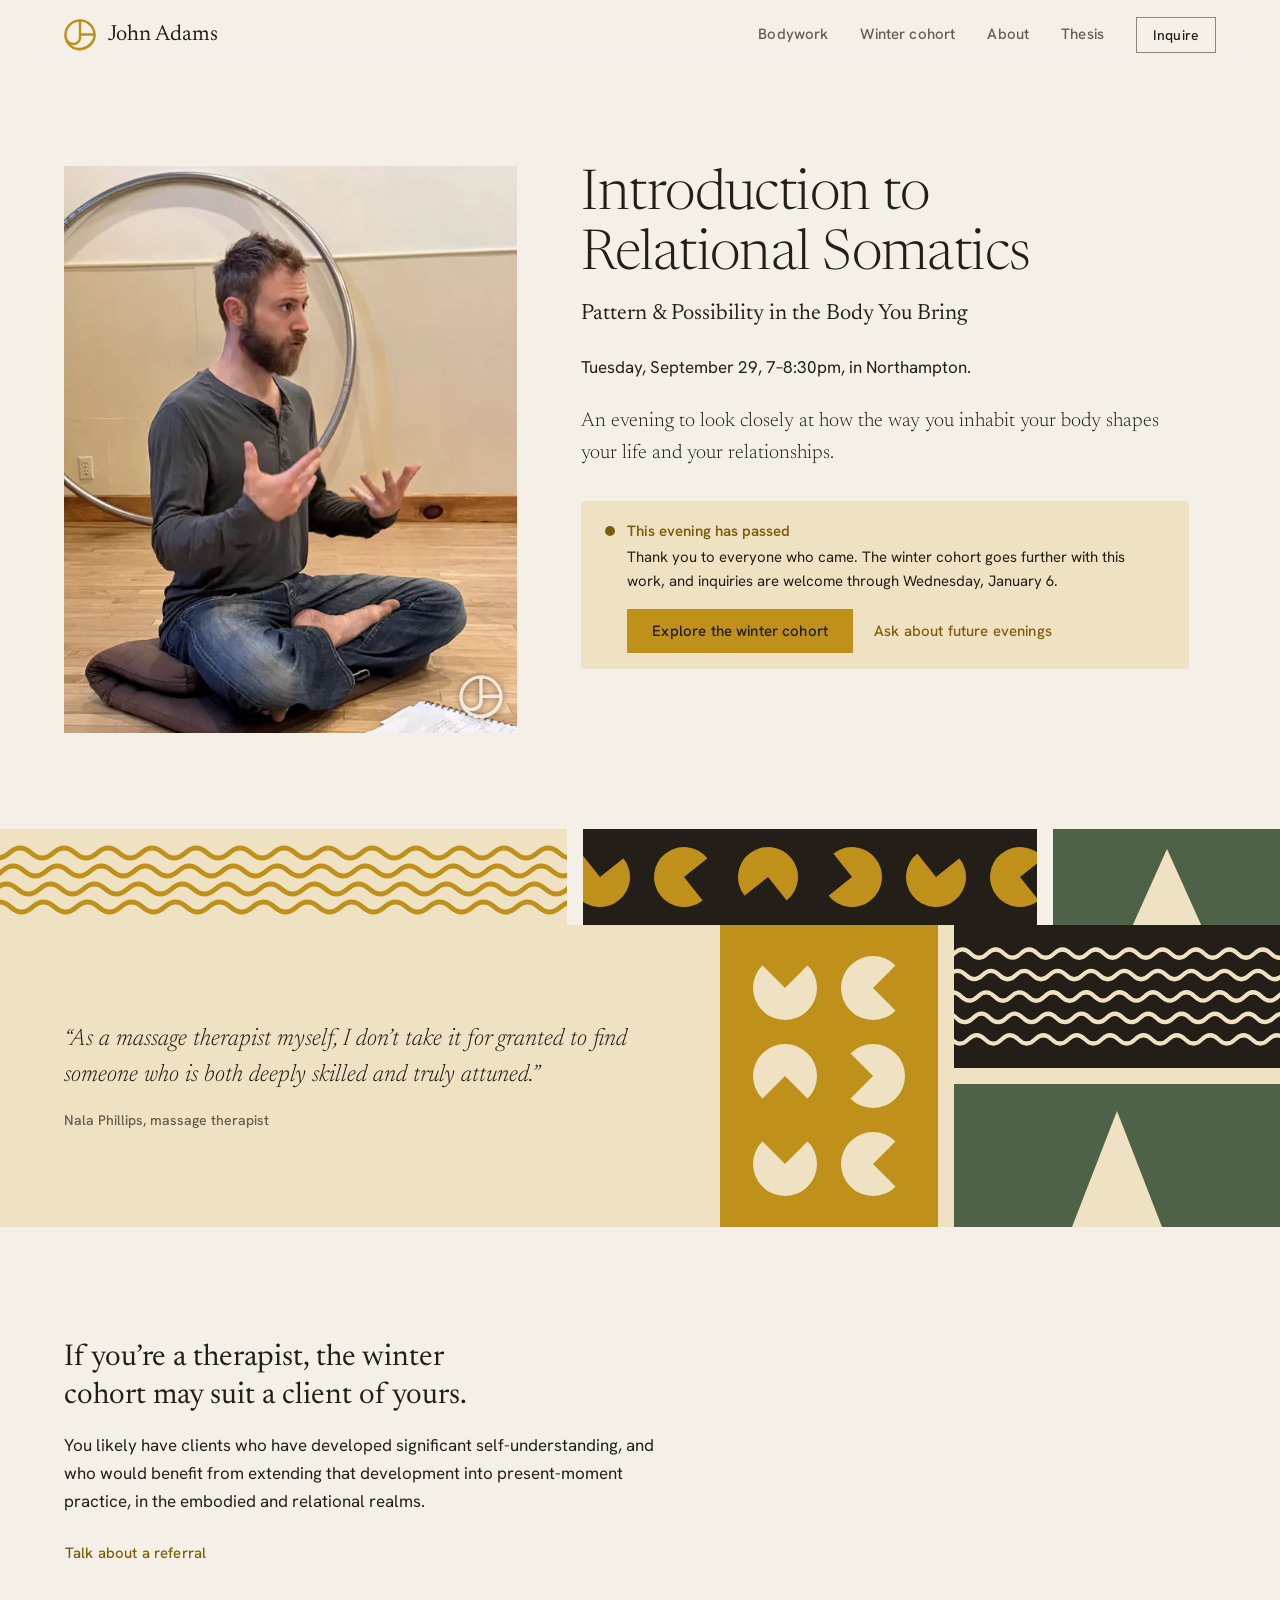
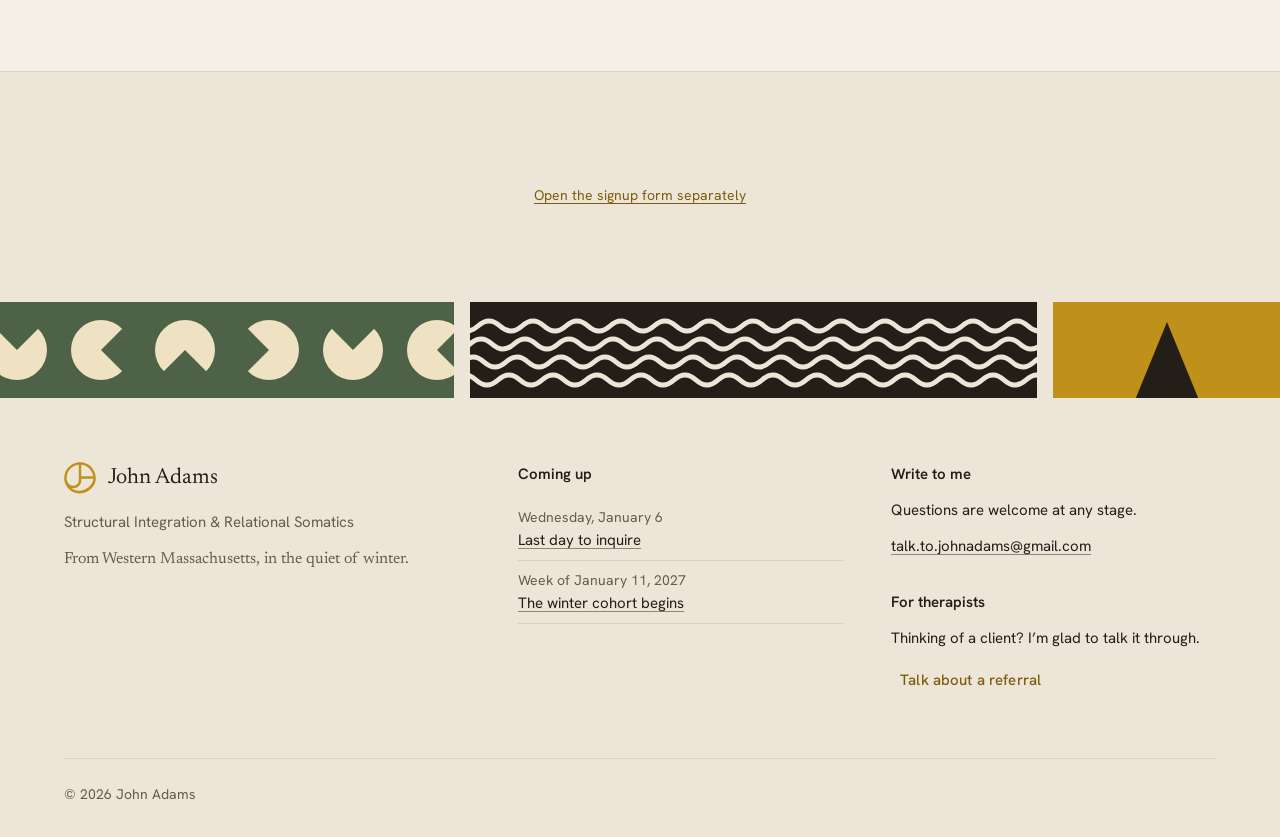
<file: taster.html>
<!DOCTYPE html>
<html lang="en">
<head>
<meta charset="utf-8">
<meta name="viewport" content="width=device-width, initial-scale=1">
<title>Introduction to Relational Somatics · September 29 · Northampton</title>
<meta name="description" content="An evening with John Adams: Tuesday, September 29, 7–8:30pm, at Sanctuary, Thornes Marketplace, Northampton. $20–30 suggested. Therapists especially welcome.">
<link rel="canonical" href="https://workwithjohnadams.com/taster.html">
<meta property="og:type" content="website">
<meta property="og:site_name" content="John Adams">
<meta property="og:title" content="Introduction to Relational Somatics · September 29 · Northampton">
<meta property="og:description" content="An evening with John Adams: Tuesday, September 29, 7–8:30pm, at Sanctuary, Thornes Marketplace, Northampton. $20–30 suggested. Therapists especially welcome.">
<meta property="og:url" content="https://workwithjohnadams.com/taster.html">
<meta property="og:image" content="https://workwithjohnadams.com/images/john-bodywork-share-2026-11.jpg">
<meta property="og:image:type" content="image/jpeg">
<meta property="og:image:width" content="2048">
<meta property="og:image:height" content="1536">
<meta property="og:image:alt" content="John supporting a client’s neck and shoulders during a bodywork session.">
<meta name="twitter:image" content="https://workwithjohnadams.com/images/john-bodywork-share-2026-11.jpg">
<meta name="twitter:image:alt" content="John supporting a client’s neck and shoulders during a bodywork session.">
<meta name="twitter:card" content="summary_large_image">
<meta name="theme-color" content="#f5f0e7">
<link rel="icon" href="favicon.svg" type="image/svg+xml">
<link rel="preload" href="fonts/Newsreader-Variable.woff2" as="font" type="font/woff2" crossorigin>
<link rel="preload" href="fonts/HankenGrotesk-Variable.woff2" as="font" type="font/woff2" crossorigin>
<link rel="stylesheet" href="style.css">
<script>document.documentElement.classList.add("js")</script>
<script src="site.js" defer></script>
<script type="application/ld+json">{"@context":"https://schema.org","@type":"Event","name":"Introduction to Relational Somatics","description":"Pattern & Possibility in the Body You Bring: an evening with John Adams. Therapists especially welcome.","startDate":"2026-09-29T19:00:00-04:00","endDate":"2026-09-29T20:30:00-04:00","eventStatus":"https://schema.org/EventScheduled","eventAttendanceMode":"https://schema.org/OfflineEventAttendanceMode","location":{"@type":"Place","name":"Sanctuary, Thornes Marketplace","address":{"@type":"PostalAddress","streetAddress":"150 Main St., 3rd floor","addressLocality":"Northampton","addressRegion":"MA","addressCountry":"US"}},"organizer":{"@type":"Person","name":"John Adams","url":"https://workwithjohnadams.com/about.html"},"offers":{"@type":"AggregateOffer","lowPrice":"20","highPrice":"30","priceCurrency":"USD","url":"https://workwithjohnadams.com/taster.html"},"image":"https://workwithjohnadams.com/images/john-hoop.webp"}</script>
</head>
<body>
<a class="skip-link" href="#main">Skip to content</a>
<svg width="0" height="0" style="position:absolute" aria-hidden="true" focusable="false">
  <symbol id="mark" viewBox="63 65 1124 1124"><g transform="translate(0,1254) scale(0.1,-0.1)"><path fill="currentColor" d="M5980 11804 c-25 -2 -103 -8 -175 -14 -2292 -184 -4290 -1856 -4904 -4102 -136 -498 -183 -860 -185 -1403 -1 -389 6 -495 49 -790 281 -1898 1683 -3617 3525 -4320 1538 -587 3356 -389 4860 528 920 561 1673 1390 2140 2352 224 464 386 976 455 1442 207 1403 -178 2873 -1062 4059 -446 597 -1101 1184 -1678 1504 -33 18 -97 55 -143 82 -45 27 -171 91 -280 143 -580 274 -1085 416 -1757 496 -171 20 -708 35 -845 23z m-160 -864 c20 -20 20 -33 20 -2854 0 -3056 2 -2943 -50 -3148 -146 -569 -629 -1075 -1230 -1286 -412 -144 -867 -159 -1287 -41 -931 261 -1533 1056 -1680 2219 -21 170 -25 753 -5 930 121 1093 573 2044 1345 2828 719 730 1740 1239 2717 1356 154 19 147 19 170 -4z m1082 0 c278 -35 709 -141 918 -226 36 -14 94 -36 130 -49 89 -31 338 -148 495 -233 1267 -679 2161 -1889 2418 -3272 51 -272 50 -267 28 -289 -31 -31 -4159 -33 -4190 -2 -31 31 -37 4033 -7 4069 24 27 19 27 208 2z m4008 -4940 c25 -25 25 -33 0 -223 -22 -173 -69 -386 -130 -596 -131 -448 -408 -965 -754 -1410 -882 -1134 -2085 -1806 -3526 -1968 -243 -27 -734 -24 -990 5 -670 78 -1263 278 -1825 614 -202 121 -428 279 -478 335 -36 41 -1 46 115 19 330 -78 662 -95 1019 -51 1148 142 2088 969 2306 2028 27 132 27 134 32 685 6 533 7 554 25 568 17 12 320 14 2103 14 2070 0 2083 0 2103 -20z"/></g></symbol>
</svg>

<!-- HEADER: the same on every page. To change the menu, change it in every file. -->
<header class="site-header">
  <div class="wrap header-inner">
    <a class="brand" href="index.html">
      <svg class="mark" aria-hidden="true"><use href="#mark"/></svg>
      <span class="brand-name">John Adams</span>
    </a>
    <nav class="site-nav" aria-label="Main">
      <a href="bodywork.html">Bodywork</a>
      <a href="habits-of-being.html">Winter cohort</a>
      <a href="taster.html" aria-current="page" data-until="2026-09-29T20:30:00-04:00">Taster evening</a>
      <a href="about.html">About</a>
      <a href="thesis.html">Thesis</a>
    </nav>
    <a class="btn btn-secondary btn-sm nav-apply" href="apply.html" data-until="2027-01-07T00:00:00-05:00">Inquire</a>
  </div>
</header>

<main id="main">
<!-- TASTER PAGE. Governing thought: come for one evening, Tuesday, September 29, 7–8:30pm, in Northampton. RSVP by email. -->
<section class="hero">
  <div class="wrap split split-flip">
    <div>
      <h1 class="display">Introduction to Relational Somatics</h1>
      <p class="subtitle">Pattern &amp; Possibility in the Body You Bring</p>
      <p class="hero-facts">Tuesday, September 29, 7–8:30pm, in Northampton.</p>
      <p class="lead">An evening to look closely at how the way you inhabit your body shapes your life and your relationships.<span data-until="2026-09-29T20:30:00-04:00"> If you’re curious about the winter cohort, it’s a good way to feel how I work.</span></p>

      <div class="panel panel-float taster-panel" data-until="2026-09-29T20:30:00-04:00">
        <dl class="facts">
          <dt>When</dt>
          <dd>Tuesday, September 29, 7–8:30pm</dd>
          <dt>Where</dt>
          <dd>Sanctuary, 3rd floor of Thornes Marketplace, 150 Main St., Northampton</dd>
          <dt>Cost</dt>
          <dd>$20–30 suggested</dd>
          <dt>To come</dt>
          <dd>RSVP by emailing <span class="email-text">talk.to.johnadams@gmail.com</span></dd>
        </dl>
        <div class="actions">
          <a class="btn btn-primary btn-lg" href="mailto:talk.to.johnadams@gmail.com?subject=RSVP%3A%20Tuesday%2C%20September%2029&amp;body=Hi%20John%2C%0D%0A%0D%0AI'd%20like%20to%20come%20to%20Introduction%20to%20Relational%20Somatics%20on%20Tuesday%2C%20September%2029.%0D%0A%0D%0AMy%20name%3A%0D%0A%0D%0AComing%20as%20(optional)%3A%20an%20individual%20%2F%20a%20therapist">RSVP by email</a>
        </div>
        <p class="actions-note">This opens an email to me with the date filled in. Add your name and send it.</p>
        <p class="quiet-row"><a class="btn btn-quiet" href="taster-sept-29.ics">Add to calendar</a></p>
        <p class="small muted">Therapists are especially welcome.</p>
      </div>

      <div class="notice" role="status" hidden data-from="2026-09-29T20:30:00-04:00">
        <div>
          <p class="notice-title">This evening has passed</p>
          <div class="notice-body">
            <p hidden data-from="2026-09-29T20:30:00-04:00" data-until="2027-01-07T00:00:00-05:00">Thank you to everyone who came. The winter cohort goes further with this work, and inquiries are welcome through Wednesday, January 6.</p>
            <p hidden data-from="2027-01-07T00:00:00-05:00">Thank you to everyone who came.</p>
            <div class="actions">
              <a class="btn btn-primary" href="habits-of-being.html" hidden data-from="2026-09-29T20:30:00-04:00" data-until="2027-01-07T00:00:00-05:00">Explore the winter cohort</a>
              <a class="btn btn-primary" href="mailto:talk.to.johnadams@gmail.com?subject=Future%20evenings&amp;body=Hi%20John%2C%0D%0A%0D%0AI'd%20like%20to%20hear%20about%20future%20evenings.%0D%0A" hidden data-from="2027-01-07T00:00:00-05:00">Ask about future evenings</a>
              <a class="btn btn-quiet" href="mailto:talk.to.johnadams@gmail.com?subject=Future%20evenings&amp;body=Hi%20John%2C%0D%0A%0D%0AI'd%20like%20to%20hear%20about%20future%20evenings.%0D%0A" hidden data-from="2026-09-29T20:30:00-04:00" data-until="2027-01-07T00:00:00-05:00">Ask about future evenings</a>
            </div>
          </div>
        </div>
      </div>
    </div>
    <figure class="photo photo-45"><div class="photo-frame"><img src="images/john-hoop.webp" srcset="images/john-hoop-576.webp 576w, images/john-hoop.webp 1152w" sizes="(min-width: 60rem) 30rem, 100vw" width="1152" height="1600" alt="John sitting cross-legged on a cushion on a wooden floor, speaking with open hands, a large metal hoop behind him." fetchpriority="high" decoding="async"><svg class="photo-mark" aria-hidden="true"><use href="#mark"/></svg></div>
    </figure>
  </div>
  <div class="brand-motion brand-strip" data-drift aria-hidden="true"><div class="bm bm-lines"><svg viewBox="0 0 1400 96" preserveAspectRatio="xMinYMid slice" focusable="false"><path class="v1" d="M-160 24 q11 -10 22 0 t22 0 t22 0 t22 0 t22 0 t22 0 t22 0 t22 0 t22 0 t22 0 t22 0 t22 0 t22 0 t22 0 t22 0 t22 0 t22 0 t22 0 t22 0 t22 0 t22 0 t22 0 t22 0 t22 0 t22 0 t22 0 t22 0 t22 0 t22 0 t22 0 t22 0 t22 0 t22 0 t22 0 t22 0 t22 0 t22 0 t22 0 t22 0 t22 0 t22 0 t22 0 t22 0 t22 0 t22 0 t22 0 t22 0 t22 0 t22 0 t22 0 t22 0 t22 0 t22 0 t22 0 t22 0 t22 0 t22 0 t22 0 t22 0 t22 0 t22 0 t22 0 t22 0 t22 0 t22 0 t22 0 t22 0 t22 0 t22 0 t22 0 t22 0 t22 0 t22 0 t22 0 t22 0 t22 0 t22 0 t22 0 t22 0 t22 0 t22 0"/><path class="v2" d="M-160 42 q11 -10 22 0 t22 0 t22 0 t22 0 t22 0 t22 0 t22 0 t22 0 t22 0 t22 0 t22 0 t22 0 t22 0 t22 0 t22 0 t22 0 t22 0 t22 0 t22 0 t22 0 t22 0 t22 0 t22 0 t22 0 t22 0 t22 0 t22 0 t22 0 t22 0 t22 0 t22 0 t22 0 t22 0 t22 0 t22 0 t22 0 t22 0 t22 0 t22 0 t22 0 t22 0 t22 0 t22 0 t22 0 t22 0 t22 0 t22 0 t22 0 t22 0 t22 0 t22 0 t22 0 t22 0 t22 0 t22 0 t22 0 t22 0 t22 0 t22 0 t22 0 t22 0 t22 0 t22 0 t22 0 t22 0 t22 0 t22 0 t22 0 t22 0 t22 0 t22 0 t22 0 t22 0 t22 0 t22 0 t22 0 t22 0 t22 0 t22 0 t22 0 t22 0"/><path class="v3" d="M-160 60 q11 -10 22 0 t22 0 t22 0 t22 0 t22 0 t22 0 t22 0 t22 0 t22 0 t22 0 t22 0 t22 0 t22 0 t22 0 t22 0 t22 0 t22 0 t22 0 t22 0 t22 0 t22 0 t22 0 t22 0 t22 0 t22 0 t22 0 t22 0 t22 0 t22 0 t22 0 t22 0 t22 0 t22 0 t22 0 t22 0 t22 0 t22 0 t22 0 t22 0 t22 0 t22 0 t22 0 t22 0 t22 0 t22 0 t22 0 t22 0 t22 0 t22 0 t22 0 t22 0 t22 0 t22 0 t22 0 t22 0 t22 0 t22 0 t22 0 t22 0 t22 0 t22 0 t22 0 t22 0 t22 0 t22 0 t22 0 t22 0 t22 0 t22 0 t22 0 t22 0 t22 0 t22 0 t22 0 t22 0 t22 0 t22 0 t22 0 t22 0 t22 0 t22 0"/><path class="v4" d="M-160 78 q11 -10 22 0 t22 0 t22 0 t22 0 t22 0 t22 0 t22 0 t22 0 t22 0 t22 0 t22 0 t22 0 t22 0 t22 0 t22 0 t22 0 t22 0 t22 0 t22 0 t22 0 t22 0 t22 0 t22 0 t22 0 t22 0 t22 0 t22 0 t22 0 t22 0 t22 0 t22 0 t22 0 t22 0 t22 0 t22 0 t22 0 t22 0 t22 0 t22 0 t22 0 t22 0 t22 0 t22 0 t22 0 t22 0 t22 0 t22 0 t22 0 t22 0 t22 0 t22 0 t22 0 t22 0 t22 0 t22 0 t22 0 t22 0 t22 0 t22 0 t22 0 t22 0 t22 0 t22 0 t22 0 t22 0 t22 0 t22 0 t22 0 t22 0 t22 0 t22 0 t22 0 t22 0 t22 0 t22 0 t22 0 t22 0 t22 0 t22 0 t22 0 t22 0"/></svg></div><div class="bm bm-circles"><div class="tq-row"><svg class="tq" viewBox="-50 -50 100 100" focusable="false"><path d="M0 0 L50 0 A50 50 0 1 1 0 -50 Z"/></svg><svg class="tq" viewBox="-50 -50 100 100" focusable="false"><path d="M0 0 L50 0 A50 50 0 1 1 0 -50 Z"/></svg><svg class="tq" viewBox="-50 -50 100 100" focusable="false"><path d="M0 0 L50 0 A50 50 0 1 1 0 -50 Z"/></svg><svg class="tq" viewBox="-50 -50 100 100" focusable="false"><path d="M0 0 L50 0 A50 50 0 1 1 0 -50 Z"/></svg><svg class="tq" viewBox="-50 -50 100 100" focusable="false"><path d="M0 0 L50 0 A50 50 0 1 1 0 -50 Z"/></svg><svg class="tq" viewBox="-50 -50 100 100" focusable="false"><path d="M0 0 L50 0 A50 50 0 1 1 0 -50 Z"/></svg><svg class="tq" viewBox="-50 -50 100 100" focusable="false"><path d="M0 0 L50 0 A50 50 0 1 1 0 -50 Z"/></svg><svg class="tq" viewBox="-50 -50 100 100" focusable="false"><path d="M0 0 L50 0 A50 50 0 1 1 0 -50 Z"/></svg><svg class="tq" viewBox="-50 -50 100 100" focusable="false"><path d="M0 0 L50 0 A50 50 0 1 1 0 -50 Z"/></svg><svg class="tq" viewBox="-50 -50 100 100" focusable="false"><path d="M0 0 L50 0 A50 50 0 1 1 0 -50 Z"/></svg><svg class="tq" viewBox="-50 -50 100 100" focusable="false"><path d="M0 0 L50 0 A50 50 0 1 1 0 -50 Z"/></svg><svg class="tq" viewBox="-50 -50 100 100" focusable="false"><path d="M0 0 L50 0 A50 50 0 1 1 0 -50 Z"/></svg><svg class="tq" viewBox="-50 -50 100 100" focusable="false"><path d="M0 0 L50 0 A50 50 0 1 1 0 -50 Z"/></svg><svg class="tq" viewBox="-50 -50 100 100" focusable="false"><path d="M0 0 L50 0 A50 50 0 1 1 0 -50 Z"/></svg></div></div><div class="bm bm-tri"><div class="tri-shape"></div></div></div>
</section>

<section class="section" id="evening" data-until="2026-09-29T20:30:00-04:00">
  <div class="wrap">
    <div class="text flow">
      <h2>Your body is sending signals, to you and to everyone around you.</h2>
      <p class="lead">The way you inhabit your body is structuring your life. It’s the underlying feeling of your identity: what it’s like to be you.</p>
      <p>Through it, you hold the patterns of your life in place.</p>
      <p>Together we’ll take a closer look at these dynamics, between your bodily experience and your relational contexts.</p>
      <p>And we’ll explore what becomes possible when we bring exquisite curiosity to layers of reality so close to us that we rarely appreciate them.</p>
      <!-- TODO(John): anything to wear or bring? How is the $20–30 paid? Is the 3rd floor reachable without stairs? Is there a limit on numbers, and what should this page say if the evening fills? -->
    </div>
  </div>
</section>

<div class="band quote-band band-ochre-soft">
  <div class="wrap">
    <figure class="qb">
      <blockquote><p>“As a massage therapist myself, I don’t take it for granted to find someone who is both deeply skilled and truly attuned.”</p></blockquote>
      <figcaption>Nala Phillips, massage therapist</figcaption>
    </figure>
  </div>
  <div class="brand-motion band-art" data-drift aria-hidden="true"><div class="bm bm-circles"><div class="tq-grid"><svg class="tq" viewBox="-50 -50 100 100" focusable="false"><path d="M0 0 L50 0 A50 50 0 1 1 0 -50 Z"/></svg><svg class="tq" viewBox="-50 -50 100 100" focusable="false"><path d="M0 0 L50 0 A50 50 0 1 1 0 -50 Z"/></svg><svg class="tq" viewBox="-50 -50 100 100" focusable="false"><path d="M0 0 L50 0 A50 50 0 1 1 0 -50 Z"/></svg><svg class="tq" viewBox="-50 -50 100 100" focusable="false"><path d="M0 0 L50 0 A50 50 0 1 1 0 -50 Z"/></svg><svg class="tq" viewBox="-50 -50 100 100" focusable="false"><path d="M0 0 L50 0 A50 50 0 1 1 0 -50 Z"/></svg><svg class="tq" viewBox="-50 -50 100 100" focusable="false"><path d="M0 0 L50 0 A50 50 0 1 1 0 -50 Z"/></svg></div></div><div class="bm bm-lines"><svg viewBox="0 0 900 240" preserveAspectRatio="xMinYMid slice" focusable="false"><path class="v1" d="M-160 48 q14 -14 28 0 t28 0 t28 0 t28 0 t28 0 t28 0 t28 0 t28 0 t28 0 t28 0 t28 0 t28 0 t28 0 t28 0 t28 0 t28 0 t28 0 t28 0 t28 0 t28 0 t28 0 t28 0 t28 0 t28 0 t28 0 t28 0 t28 0 t28 0 t28 0 t28 0 t28 0 t28 0 t28 0 t28 0 t28 0 t28 0 t28 0 t28 0 t28 0 t28 0 t28 0 t28 0 t28 0 t28 0 t28 0 t28 0"/><path class="v2" d="M-160 84 q14 -14 28 0 t28 0 t28 0 t28 0 t28 0 t28 0 t28 0 t28 0 t28 0 t28 0 t28 0 t28 0 t28 0 t28 0 t28 0 t28 0 t28 0 t28 0 t28 0 t28 0 t28 0 t28 0 t28 0 t28 0 t28 0 t28 0 t28 0 t28 0 t28 0 t28 0 t28 0 t28 0 t28 0 t28 0 t28 0 t28 0 t28 0 t28 0 t28 0 t28 0 t28 0 t28 0 t28 0 t28 0 t28 0 t28 0"/><path class="v3" d="M-160 120 q14 -14 28 0 t28 0 t28 0 t28 0 t28 0 t28 0 t28 0 t28 0 t28 0 t28 0 t28 0 t28 0 t28 0 t28 0 t28 0 t28 0 t28 0 t28 0 t28 0 t28 0 t28 0 t28 0 t28 0 t28 0 t28 0 t28 0 t28 0 t28 0 t28 0 t28 0 t28 0 t28 0 t28 0 t28 0 t28 0 t28 0 t28 0 t28 0 t28 0 t28 0 t28 0 t28 0 t28 0 t28 0 t28 0 t28 0"/><path class="v4" d="M-160 156 q14 -14 28 0 t28 0 t28 0 t28 0 t28 0 t28 0 t28 0 t28 0 t28 0 t28 0 t28 0 t28 0 t28 0 t28 0 t28 0 t28 0 t28 0 t28 0 t28 0 t28 0 t28 0 t28 0 t28 0 t28 0 t28 0 t28 0 t28 0 t28 0 t28 0 t28 0 t28 0 t28 0 t28 0 t28 0 t28 0 t28 0 t28 0 t28 0 t28 0 t28 0 t28 0 t28 0 t28 0 t28 0 t28 0 t28 0"/><path class="v5" d="M-160 192 q14 -14 28 0 t28 0 t28 0 t28 0 t28 0 t28 0 t28 0 t28 0 t28 0 t28 0 t28 0 t28 0 t28 0 t28 0 t28 0 t28 0 t28 0 t28 0 t28 0 t28 0 t28 0 t28 0 t28 0 t28 0 t28 0 t28 0 t28 0 t28 0 t28 0 t28 0 t28 0 t28 0 t28 0 t28 0 t28 0 t28 0 t28 0 t28 0 t28 0 t28 0 t28 0 t28 0 t28 0 t28 0 t28 0 t28 0"/></svg></div><div class="bm bm-tri"><div class="tri-shape"></div></div></div><div class="brand-motion brand-strip band-strip" data-drift aria-hidden="true"><div class="bm bm-lines"><svg viewBox="0 0 1400 96" preserveAspectRatio="xMinYMid slice" focusable="false"><path class="v1" d="M-160 24 q11 -10 22 0 t22 0 t22 0 t22 0 t22 0 t22 0 t22 0 t22 0 t22 0 t22 0 t22 0 t22 0 t22 0 t22 0 t22 0 t22 0 t22 0 t22 0 t22 0 t22 0 t22 0 t22 0 t22 0 t22 0 t22 0 t22 0 t22 0 t22 0 t22 0 t22 0 t22 0 t22 0 t22 0 t22 0 t22 0 t22 0 t22 0 t22 0 t22 0 t22 0 t22 0 t22 0 t22 0 t22 0 t22 0 t22 0 t22 0 t22 0 t22 0 t22 0 t22 0 t22 0 t22 0 t22 0 t22 0 t22 0 t22 0 t22 0 t22 0 t22 0 t22 0 t22 0 t22 0 t22 0 t22 0 t22 0 t22 0 t22 0 t22 0 t22 0 t22 0 t22 0 t22 0 t22 0 t22 0 t22 0 t22 0 t22 0 t22 0 t22 0 t22 0"/><path class="v2" d="M-160 42 q11 -10 22 0 t22 0 t22 0 t22 0 t22 0 t22 0 t22 0 t22 0 t22 0 t22 0 t22 0 t22 0 t22 0 t22 0 t22 0 t22 0 t22 0 t22 0 t22 0 t22 0 t22 0 t22 0 t22 0 t22 0 t22 0 t22 0 t22 0 t22 0 t22 0 t22 0 t22 0 t22 0 t22 0 t22 0 t22 0 t22 0 t22 0 t22 0 t22 0 t22 0 t22 0 t22 0 t22 0 t22 0 t22 0 t22 0 t22 0 t22 0 t22 0 t22 0 t22 0 t22 0 t22 0 t22 0 t22 0 t22 0 t22 0 t22 0 t22 0 t22 0 t22 0 t22 0 t22 0 t22 0 t22 0 t22 0 t22 0 t22 0 t22 0 t22 0 t22 0 t22 0 t22 0 t22 0 t22 0 t22 0 t22 0 t22 0 t22 0 t22 0 t22 0"/><path class="v3" d="M-160 60 q11 -10 22 0 t22 0 t22 0 t22 0 t22 0 t22 0 t22 0 t22 0 t22 0 t22 0 t22 0 t22 0 t22 0 t22 0 t22 0 t22 0 t22 0 t22 0 t22 0 t22 0 t22 0 t22 0 t22 0 t22 0 t22 0 t22 0 t22 0 t22 0 t22 0 t22 0 t22 0 t22 0 t22 0 t22 0 t22 0 t22 0 t22 0 t22 0 t22 0 t22 0 t22 0 t22 0 t22 0 t22 0 t22 0 t22 0 t22 0 t22 0 t22 0 t22 0 t22 0 t22 0 t22 0 t22 0 t22 0 t22 0 t22 0 t22 0 t22 0 t22 0 t22 0 t22 0 t22 0 t22 0 t22 0 t22 0 t22 0 t22 0 t22 0 t22 0 t22 0 t22 0 t22 0 t22 0 t22 0 t22 0 t22 0 t22 0 t22 0 t22 0 t22 0"/><path class="v4" d="M-160 78 q11 -10 22 0 t22 0 t22 0 t22 0 t22 0 t22 0 t22 0 t22 0 t22 0 t22 0 t22 0 t22 0 t22 0 t22 0 t22 0 t22 0 t22 0 t22 0 t22 0 t22 0 t22 0 t22 0 t22 0 t22 0 t22 0 t22 0 t22 0 t22 0 t22 0 t22 0 t22 0 t22 0 t22 0 t22 0 t22 0 t22 0 t22 0 t22 0 t22 0 t22 0 t22 0 t22 0 t22 0 t22 0 t22 0 t22 0 t22 0 t22 0 t22 0 t22 0 t22 0 t22 0 t22 0 t22 0 t22 0 t22 0 t22 0 t22 0 t22 0 t22 0 t22 0 t22 0 t22 0 t22 0 t22 0 t22 0 t22 0 t22 0 t22 0 t22 0 t22 0 t22 0 t22 0 t22 0 t22 0 t22 0 t22 0 t22 0 t22 0 t22 0 t22 0"/></svg></div><div class="bm bm-circles"><div class="tq-row"><svg class="tq" viewBox="-50 -50 100 100" focusable="false"><path d="M0 0 L50 0 A50 50 0 1 1 0 -50 Z"/></svg><svg class="tq" viewBox="-50 -50 100 100" focusable="false"><path d="M0 0 L50 0 A50 50 0 1 1 0 -50 Z"/></svg><svg class="tq" viewBox="-50 -50 100 100" focusable="false"><path d="M0 0 L50 0 A50 50 0 1 1 0 -50 Z"/></svg><svg class="tq" viewBox="-50 -50 100 100" focusable="false"><path d="M0 0 L50 0 A50 50 0 1 1 0 -50 Z"/></svg><svg class="tq" viewBox="-50 -50 100 100" focusable="false"><path d="M0 0 L50 0 A50 50 0 1 1 0 -50 Z"/></svg><svg class="tq" viewBox="-50 -50 100 100" focusable="false"><path d="M0 0 L50 0 A50 50 0 1 1 0 -50 Z"/></svg><svg class="tq" viewBox="-50 -50 100 100" focusable="false"><path d="M0 0 L50 0 A50 50 0 1 1 0 -50 Z"/></svg><svg class="tq" viewBox="-50 -50 100 100" focusable="false"><path d="M0 0 L50 0 A50 50 0 1 1 0 -50 Z"/></svg><svg class="tq" viewBox="-50 -50 100 100" focusable="false"><path d="M0 0 L50 0 A50 50 0 1 1 0 -50 Z"/></svg><svg class="tq" viewBox="-50 -50 100 100" focusable="false"><path d="M0 0 L50 0 A50 50 0 1 1 0 -50 Z"/></svg><svg class="tq" viewBox="-50 -50 100 100" focusable="false"><path d="M0 0 L50 0 A50 50 0 1 1 0 -50 Z"/></svg><svg class="tq" viewBox="-50 -50 100 100" focusable="false"><path d="M0 0 L50 0 A50 50 0 1 1 0 -50 Z"/></svg><svg class="tq" viewBox="-50 -50 100 100" focusable="false"><path d="M0 0 L50 0 A50 50 0 1 1 0 -50 Z"/></svg><svg class="tq" viewBox="-50 -50 100 100" focusable="false"><path d="M0 0 L50 0 A50 50 0 1 1 0 -50 Z"/></svg></div></div><div class="bm bm-tri"><div class="tri-shape"></div></div></div>
</div>

<section class="section" id="therapists" data-until="2027-01-07T00:00:00-05:00">
  <div class="wrap">
    <div class="text flow">
      <h2 data-until="2026-09-29T20:30:00-04:00">If you’re a therapist, feel it in your own body first, then decide if it’s for your clients.</h2>
      <h2 hidden data-from="2026-09-29T20:30:00-04:00" data-until="2027-01-07T00:00:00-05:00">If you’re a therapist, the winter cohort may suit a client of yours.</h2>
      <p>You likely have clients who have developed significant self-understanding, and who would benefit from extending that development into present-moment practice, in the embodied and relational realms.</p>
      <p data-until="2026-09-29T20:30:00-04:00">Come explore this in your own body, and see if it’s a good fit, for you or for them.</p>
      <p class="quiet-row"><a class="btn btn-quiet" href="mailto:talk.to.johnadams@gmail.com?subject=RSVP%3A%20Tuesday%2C%20September%2029&amp;body=Hi%20John%2C%0D%0A%0D%0AI'd%20like%20to%20come%20to%20Introduction%20to%20Relational%20Somatics%20on%20Tuesday%2C%20September%2029.%0D%0A%0D%0AMy%20name%3A%0D%0A%0D%0AComing%20as%20(optional)%3A%20an%20individual%20%2F%20a%20therapist" data-until="2026-09-29T20:30:00-04:00">RSVP by email</a><a class="btn btn-quiet" href="mailto:talk.to.johnadams@gmail.com?subject=Referral%20question&amp;body=Hi%20John%2C%0D%0A%0D%0AI'm%20a%20therapist%2C%20and%20I'm%20wondering%20whether%20Habits%20of%20Being%20might%20suit%20someone%20I%20work%20with.%20Could%20we%20talk%3F%0D%0A%0D%0A(Please%20leave%20out%20anything%20that%20could%20identify%20your%20client.)">Talk about a referral</a></p>
    </div>
  </div>
</section>

<section class="section" id="after" data-until="2026-09-29T20:30:00-04:00">
  <div class="wrap">
    <div class="text flow">
      <h2>If it speaks to you, the winter cohort goes further.</h2>
      <p>Habits of Being is ten weeks of this work: ten one-to-one Structural Integration sessions with me, and ten Wednesday evenings with a cohort of 6 to 10 people, starting the week of January 11, 2027.</p>
      <p>Please send your inquiry by Wednesday, January 6.</p>
      <p class="quiet-row"><a class="btn btn-quiet" href="habits-of-being.html">Explore the winter cohort</a></p>
    </div>
  </div>
</section>

<section class="section next-step" data-until="2026-09-29T20:30:00-04:00">
  <div class="wrap">
    <div class="section-head flow">
      <h2>Let me know you’re coming.</h2>
      <p>Email me to RSVP. The button opens a message I’ve started for you: add your name and send it.</p>
    </div>
    <div class="actions">
      <a class="btn btn-primary btn-lg" href="mailto:talk.to.johnadams@gmail.com?subject=RSVP%3A%20Tuesday%2C%20September%2029&amp;body=Hi%20John%2C%0D%0A%0D%0AI'd%20like%20to%20come%20to%20Introduction%20to%20Relational%20Somatics%20on%20Tuesday%2C%20September%2029.%0D%0A%0D%0AMy%20name%3A%0D%0A%0D%0AComing%20as%20(optional)%3A%20an%20individual%20%2F%20a%20therapist">RSVP by email</a>
    </div>
    <p class="actions-note"><span class="email-text">talk.to.johnadams@gmail.com</span></p>
  </div>
</section>

<section class="section newsletter-signup" id="stay-in-touch" aria-label="Join the mailing list">
  <div class="container">
    <div class="newsletter-embed">
      <script async data-uid="cc1cfb6171" src="https://work-with-john-adams.kit.com/cc1cfb6171/index.js"></script>
    </div>
    <p class="newsletter-fallback small"><a href="https://work-with-john-adams.kit.com/cc1cfb6171">Open the signup form separately</a></p>
  </div>
</section>

</main>

<!-- FOOTER: the same on every page. -->
<footer class="site-footer">
  <div class="brand-motion brand-strip" data-drift aria-hidden="true"><div class="bm bm-circles"><div class="tq-row"><svg class="tq" viewBox="-50 -50 100 100" focusable="false"><path d="M0 0 L50 0 A50 50 0 1 1 0 -50 Z"/></svg><svg class="tq" viewBox="-50 -50 100 100" focusable="false"><path d="M0 0 L50 0 A50 50 0 1 1 0 -50 Z"/></svg><svg class="tq" viewBox="-50 -50 100 100" focusable="false"><path d="M0 0 L50 0 A50 50 0 1 1 0 -50 Z"/></svg><svg class="tq" viewBox="-50 -50 100 100" focusable="false"><path d="M0 0 L50 0 A50 50 0 1 1 0 -50 Z"/></svg><svg class="tq" viewBox="-50 -50 100 100" focusable="false"><path d="M0 0 L50 0 A50 50 0 1 1 0 -50 Z"/></svg><svg class="tq" viewBox="-50 -50 100 100" focusable="false"><path d="M0 0 L50 0 A50 50 0 1 1 0 -50 Z"/></svg><svg class="tq" viewBox="-50 -50 100 100" focusable="false"><path d="M0 0 L50 0 A50 50 0 1 1 0 -50 Z"/></svg><svg class="tq" viewBox="-50 -50 100 100" focusable="false"><path d="M0 0 L50 0 A50 50 0 1 1 0 -50 Z"/></svg><svg class="tq" viewBox="-50 -50 100 100" focusable="false"><path d="M0 0 L50 0 A50 50 0 1 1 0 -50 Z"/></svg><svg class="tq" viewBox="-50 -50 100 100" focusable="false"><path d="M0 0 L50 0 A50 50 0 1 1 0 -50 Z"/></svg><svg class="tq" viewBox="-50 -50 100 100" focusable="false"><path d="M0 0 L50 0 A50 50 0 1 1 0 -50 Z"/></svg><svg class="tq" viewBox="-50 -50 100 100" focusable="false"><path d="M0 0 L50 0 A50 50 0 1 1 0 -50 Z"/></svg><svg class="tq" viewBox="-50 -50 100 100" focusable="false"><path d="M0 0 L50 0 A50 50 0 1 1 0 -50 Z"/></svg><svg class="tq" viewBox="-50 -50 100 100" focusable="false"><path d="M0 0 L50 0 A50 50 0 1 1 0 -50 Z"/></svg></div></div><div class="bm bm-lines"><svg viewBox="0 0 1400 96" preserveAspectRatio="xMinYMid slice" focusable="false"><path class="v1" d="M-160 24 q11 -10 22 0 t22 0 t22 0 t22 0 t22 0 t22 0 t22 0 t22 0 t22 0 t22 0 t22 0 t22 0 t22 0 t22 0 t22 0 t22 0 t22 0 t22 0 t22 0 t22 0 t22 0 t22 0 t22 0 t22 0 t22 0 t22 0 t22 0 t22 0 t22 0 t22 0 t22 0 t22 0 t22 0 t22 0 t22 0 t22 0 t22 0 t22 0 t22 0 t22 0 t22 0 t22 0 t22 0 t22 0 t22 0 t22 0 t22 0 t22 0 t22 0 t22 0 t22 0 t22 0 t22 0 t22 0 t22 0 t22 0 t22 0 t22 0 t22 0 t22 0 t22 0 t22 0 t22 0 t22 0 t22 0 t22 0 t22 0 t22 0 t22 0 t22 0 t22 0 t22 0 t22 0 t22 0 t22 0 t22 0 t22 0 t22 0 t22 0 t22 0 t22 0"/><path class="v2" d="M-160 42 q11 -10 22 0 t22 0 t22 0 t22 0 t22 0 t22 0 t22 0 t22 0 t22 0 t22 0 t22 0 t22 0 t22 0 t22 0 t22 0 t22 0 t22 0 t22 0 t22 0 t22 0 t22 0 t22 0 t22 0 t22 0 t22 0 t22 0 t22 0 t22 0 t22 0 t22 0 t22 0 t22 0 t22 0 t22 0 t22 0 t22 0 t22 0 t22 0 t22 0 t22 0 t22 0 t22 0 t22 0 t22 0 t22 0 t22 0 t22 0 t22 0 t22 0 t22 0 t22 0 t22 0 t22 0 t22 0 t22 0 t22 0 t22 0 t22 0 t22 0 t22 0 t22 0 t22 0 t22 0 t22 0 t22 0 t22 0 t22 0 t22 0 t22 0 t22 0 t22 0 t22 0 t22 0 t22 0 t22 0 t22 0 t22 0 t22 0 t22 0 t22 0 t22 0"/><path class="v3" d="M-160 60 q11 -10 22 0 t22 0 t22 0 t22 0 t22 0 t22 0 t22 0 t22 0 t22 0 t22 0 t22 0 t22 0 t22 0 t22 0 t22 0 t22 0 t22 0 t22 0 t22 0 t22 0 t22 0 t22 0 t22 0 t22 0 t22 0 t22 0 t22 0 t22 0 t22 0 t22 0 t22 0 t22 0 t22 0 t22 0 t22 0 t22 0 t22 0 t22 0 t22 0 t22 0 t22 0 t22 0 t22 0 t22 0 t22 0 t22 0 t22 0 t22 0 t22 0 t22 0 t22 0 t22 0 t22 0 t22 0 t22 0 t22 0 t22 0 t22 0 t22 0 t22 0 t22 0 t22 0 t22 0 t22 0 t22 0 t22 0 t22 0 t22 0 t22 0 t22 0 t22 0 t22 0 t22 0 t22 0 t22 0 t22 0 t22 0 t22 0 t22 0 t22 0 t22 0"/><path class="v4" d="M-160 78 q11 -10 22 0 t22 0 t22 0 t22 0 t22 0 t22 0 t22 0 t22 0 t22 0 t22 0 t22 0 t22 0 t22 0 t22 0 t22 0 t22 0 t22 0 t22 0 t22 0 t22 0 t22 0 t22 0 t22 0 t22 0 t22 0 t22 0 t22 0 t22 0 t22 0 t22 0 t22 0 t22 0 t22 0 t22 0 t22 0 t22 0 t22 0 t22 0 t22 0 t22 0 t22 0 t22 0 t22 0 t22 0 t22 0 t22 0 t22 0 t22 0 t22 0 t22 0 t22 0 t22 0 t22 0 t22 0 t22 0 t22 0 t22 0 t22 0 t22 0 t22 0 t22 0 t22 0 t22 0 t22 0 t22 0 t22 0 t22 0 t22 0 t22 0 t22 0 t22 0 t22 0 t22 0 t22 0 t22 0 t22 0 t22 0 t22 0 t22 0 t22 0 t22 0"/></svg></div><div class="bm bm-tri"><div class="tri-shape"></div></div></div>
  <div class="wrap">
    <div class="footer-grid">
      <div>
        <a class="brand" href="index.html">
          <svg class="mark" aria-hidden="true"><use href="#mark"/></svg>
          <span class="brand-name">John Adams</span>
        </a>
        <p class="muted">Structural Integration &amp; Relational Somatics</p>
        <p class="season" data-season>From Western Massachusetts.</p>
      </div>
      <div>
        <h2 class="footer-heading">Coming up</h2>
        <ul class="coming-up">
          <li data-until="2026-09-29T20:30:00-04:00"><span class="when">Tuesday, September 29</span><a href="taster.html">Taster evening, Northampton</a></li>
          <li data-until="2027-01-07T00:00:00-05:00"><span class="when">Wednesday, January 6</span><a href="apply.html">Last day to inquire</a></li>
          <li data-until="2027-01-07T00:00:00-05:00"><span class="when">Week of January 11, 2027</span><a href="habits-of-being.html">The winter cohort begins</a></li>
        </ul>
        <div hidden data-from="2027-01-07T00:00:00-05:00">
          <p>The inquiry period for this winter has closed.</p>
          <p class="quiet-row"><a class="btn btn-quiet" href="mailto:talk.to.johnadams@gmail.com?subject=Future%20cohorts&amp;body=Hi%20John%2C%0D%0A%0D%0AI'd%20like%20to%20hear%20about%20future%20cohorts%20of%20Habits%20of%20Being.%0D%0A">Ask about future cohorts</a></p>
        </div>
      </div>
      <div>
        <div class="footer-block">
          <h2 class="footer-heading">Write to me</h2>
          <p>Questions are welcome at any stage.</p>
          <p><a class="email-text" href="mailto:talk.to.johnadams@gmail.com?subject=A%20question%20about%20Habits%20of%20Being&amp;body=Hi%20John%2C%0D%0A%0D%0A">talk.to.johnadams@gmail.com</a></p>
        </div>
        <div class="footer-block">
          <h2 class="footer-heading">For therapists</h2>
          <p>Thinking of a client? I’m glad to talk it through.</p>
          <p class="quiet-row"><a class="btn btn-quiet" href="mailto:talk.to.johnadams@gmail.com?subject=Referral%20question&amp;body=Hi%20John%2C%0D%0A%0D%0AI'm%20a%20therapist%2C%20and%20I'm%20wondering%20whether%20Habits%20of%20Being%20might%20suit%20someone%20I%20work%20with.%20Could%20we%20talk%3F%0D%0A%0D%0A(Please%20leave%20out%20anything%20that%20could%20identify%20your%20client.)">Talk about a referral</a></p>
        </div>
      </div>
    </div>
    <div class="footer-base">
      <p>© 2026 John Adams</p>
    </div>
  </div>
</footer>

</body>
</html>
</file>
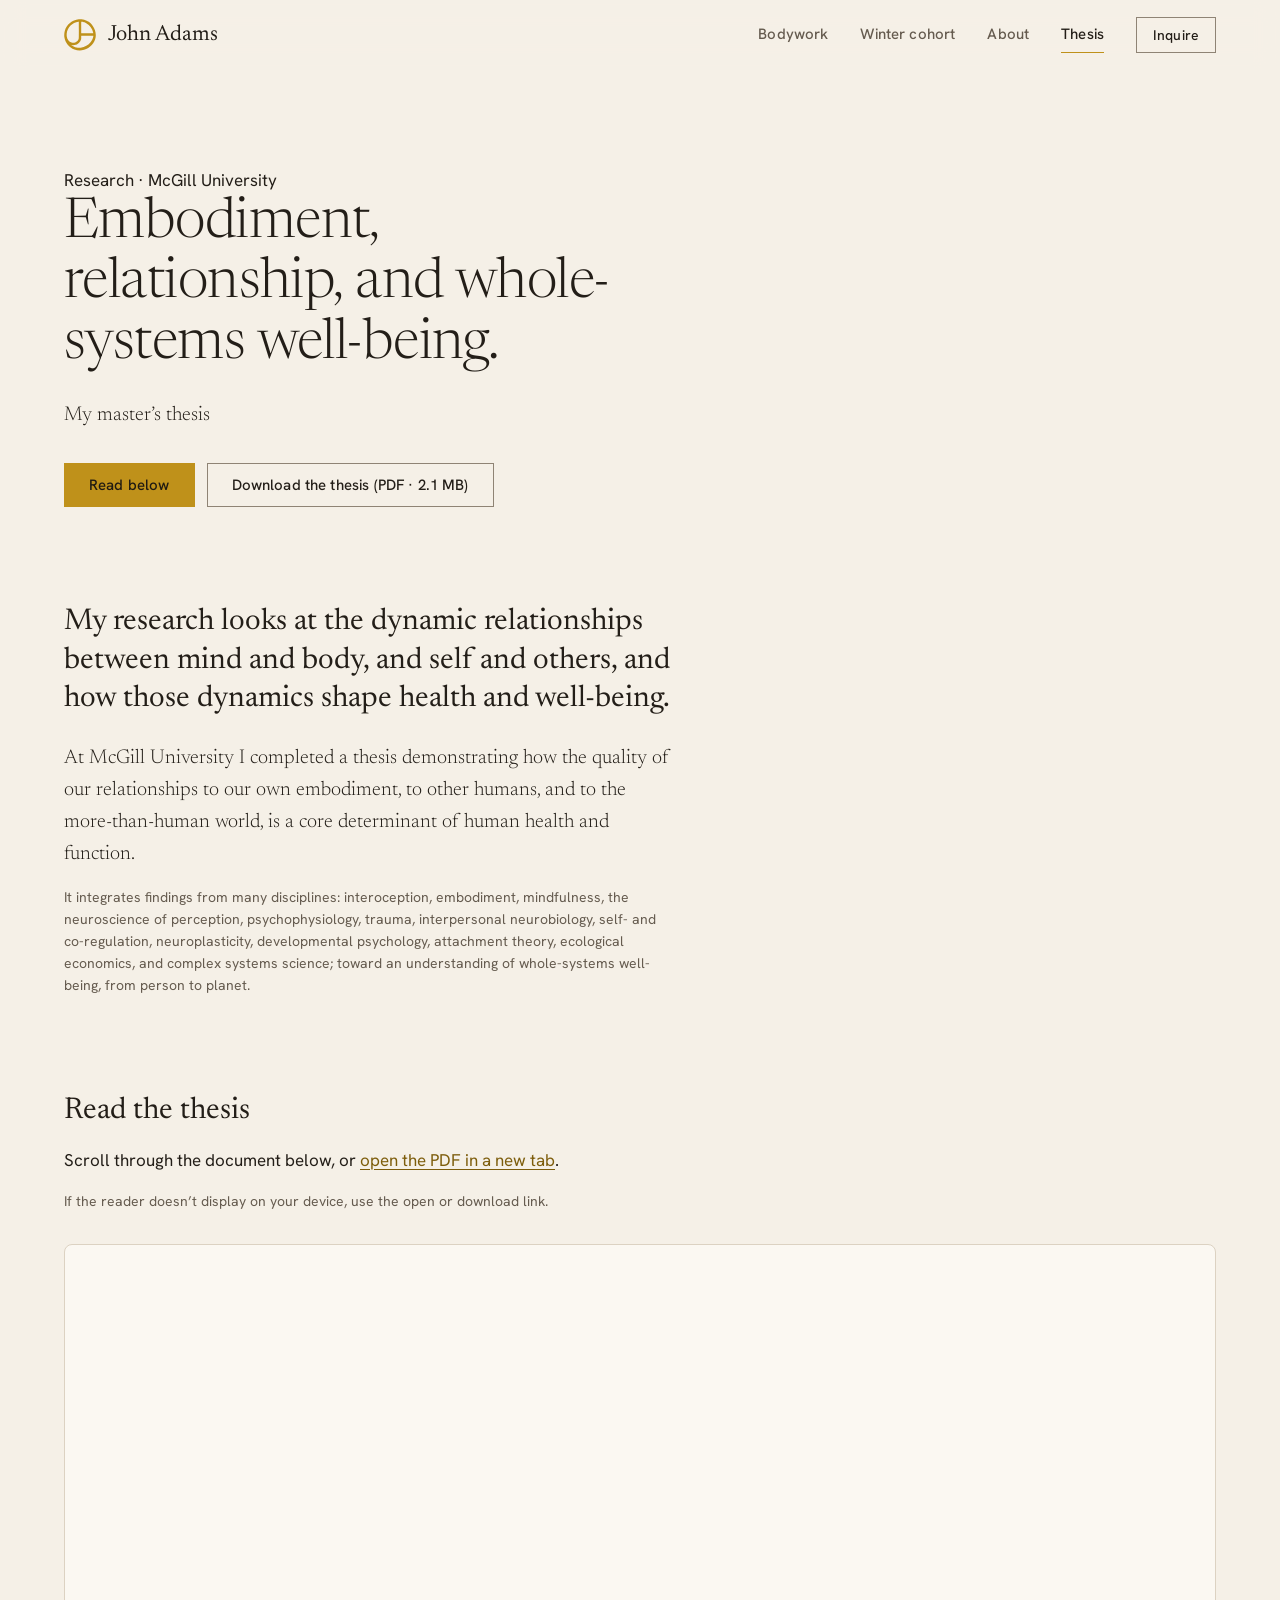
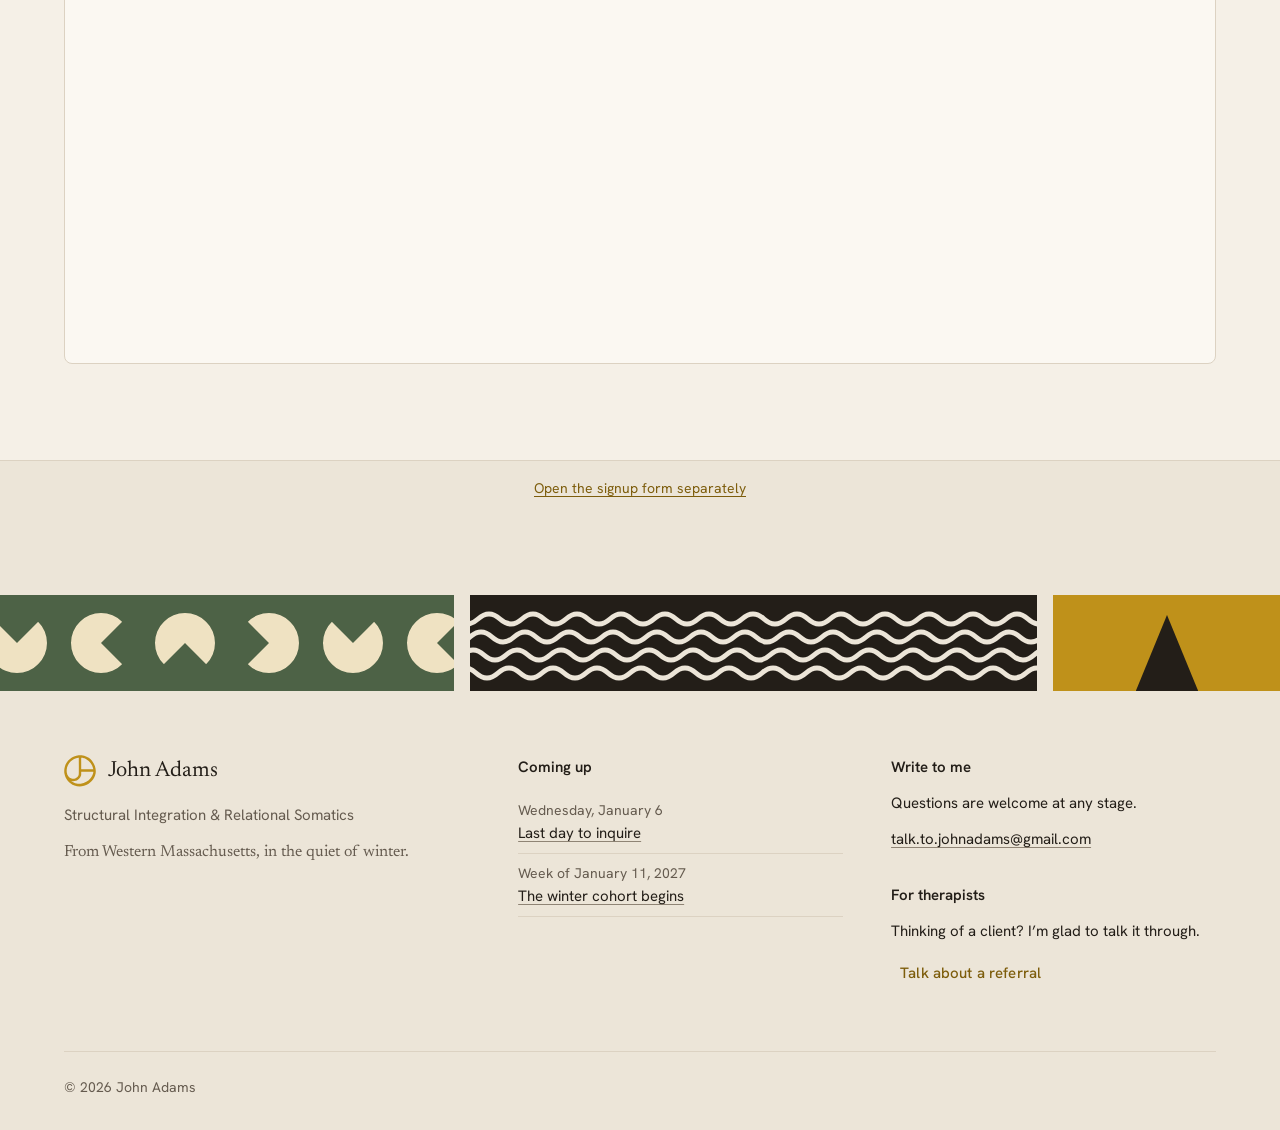
<file: thesis.html>
<!DOCTYPE html>
<html lang="en">
<head>
<meta charset="utf-8">
<meta name="viewport" content="width=device-width, initial-scale=1">
<title>Thesis · John Adams</title>
<meta name="description" content="Read John Adams’s McGill thesis on embodiment, relationship, and whole-systems well-being. View online or download the PDF.">
<link rel="canonical" href="https://workwithjohnadams.com/thesis.html">
<meta property="og:type" content="website">
<meta property="og:site_name" content="John Adams">
<meta property="og:title" content="Thesis · John Adams">
<meta property="og:description" content="Read John Adams’s McGill thesis on embodiment, relationship, and whole-systems well-being. View online or download the PDF.">
<meta property="og:url" content="https://workwithjohnadams.com/thesis.html">
<meta property="og:image" content="https://workwithjohnadams.com/images/john-bodywork-share-2026-11.jpg">
<meta property="og:image:type" content="image/jpeg">
<meta property="og:image:width" content="2048">
<meta property="og:image:height" content="1536">
<meta property="og:image:alt" content="John supporting a client’s neck and shoulders during a bodywork session.">
<meta name="twitter:image" content="https://workwithjohnadams.com/images/john-bodywork-share-2026-11.jpg">
<meta name="twitter:image:alt" content="John supporting a client’s neck and shoulders during a bodywork session.">
<meta name="twitter:card" content="summary_large_image">
<meta name="theme-color" content="#f5f0e7">
<link rel="icon" href="favicon.svg" type="image/svg+xml">
<link rel="preload" href="fonts/Newsreader-Variable.woff2" as="font" type="font/woff2" crossorigin>
<link rel="preload" href="fonts/HankenGrotesk-Variable.woff2" as="font" type="font/woff2" crossorigin>
<link rel="stylesheet" href="style.css">
<script>document.documentElement.classList.add("js")</script>
<script src="site.js" defer></script>
</head>
<body>
<a class="skip-link" href="#main">Skip to content</a>
<svg width="0" height="0" style="position:absolute" aria-hidden="true" focusable="false">
  <symbol id="mark" viewBox="63 65 1124 1124"><g transform="translate(0,1254) scale(0.1,-0.1)"><path fill="currentColor" d="M5980 11804 c-25 -2 -103 -8 -175 -14 -2292 -184 -4290 -1856 -4904 -4102 -136 -498 -183 -860 -185 -1403 -1 -389 6 -495 49 -790 281 -1898 1683 -3617 3525 -4320 1538 -587 3356 -389 4860 528 920 561 1673 1390 2140 2352 224 464 386 976 455 1442 207 1403 -178 2873 -1062 4059 -446 597 -1101 1184 -1678 1504 -33 18 -97 55 -143 82 -45 27 -171 91 -280 143 -580 274 -1085 416 -1757 496 -171 20 -708 35 -845 23z m-160 -864 c20 -20 20 -33 20 -2854 0 -3056 2 -2943 -50 -3148 -146 -569 -629 -1075 -1230 -1286 -412 -144 -867 -159 -1287 -41 -931 261 -1533 1056 -1680 2219 -21 170 -25 753 -5 930 121 1093 573 2044 1345 2828 719 730 1740 1239 2717 1356 154 19 147 19 170 -4z m1082 0 c278 -35 709 -141 918 -226 36 -14 94 -36 130 -49 89 -31 338 -148 495 -233 1267 -679 2161 -1889 2418 -3272 51 -272 50 -267 28 -289 -31 -31 -4159 -33 -4190 -2 -31 31 -37 4033 -7 4069 24 27 19 27 208 2z m4008 -4940 c25 -25 25 -33 0 -223 -22 -173 -69 -386 -130 -596 -131 -448 -408 -965 -754 -1410 -882 -1134 -2085 -1806 -3526 -1968 -243 -27 -734 -24 -990 5 -670 78 -1263 278 -1825 614 -202 121 -428 279 -478 335 -36 41 -1 46 115 19 330 -78 662 -95 1019 -51 1148 142 2088 969 2306 2028 27 132 27 134 32 685 6 533 7 554 25 568 17 12 320 14 2103 14 2070 0 2083 0 2103 -20z"/></g></symbol>
</svg>

<!-- HEADER: the same on every page. To change the menu, change it in every file. -->
<header class="site-header">
  <div class="wrap header-inner">
    <a class="brand" href="index.html">
      <svg class="mark" aria-hidden="true"><use href="#mark"/></svg>
      <span class="brand-name">John Adams</span>
    </a>
    <nav class="site-nav" aria-label="Main">
      <a href="bodywork.html">Bodywork</a>
      <a href="habits-of-being.html">Winter cohort</a>
      <a href="taster.html" data-until="2026-09-29T20:30:00-04:00">Taster evening</a>
      <a href="about.html">About</a>
      <a href="thesis.html" aria-current="page">Thesis</a>
    </nav>
    <a class="btn btn-secondary btn-sm nav-apply" href="apply.html" data-until="2027-01-07T00:00:00-05:00">Inquire</a>
  </div>
</header>

<main id="main">
<section class="hero section">
  <div class="wrap">
    <div class="text flow">
      <p class="eyebrow">Research · McGill University</p>
      <h1 class="display">Embodiment, relationship, and whole-systems well-being.</h1>
      <p class="lead">My master’s thesis</p>
    </div>
    <div class="actions">
      <a class="btn btn-primary" href="#read-thesis">Read below</a>
      <a class="btn btn-secondary" href="Thesis.pdf" download>Download the thesis (PDF · 2.1 MB)</a>
    </div>
  </div>
</section>

<section class="section" id="research">
  <div class="wrap">
    <div class="text flow">
      <h2>My research looks at the dynamic relationships between mind and body, and self and others, and how those dynamics shape health and well-being.</h2>
      <p class="lead">At McGill University I completed a thesis demonstrating how the quality of our relationships to our own embodiment, to other humans, and to the more-than-human world, is a core determinant of human health and function.</p>
      <p class="small muted">It integrates findings from many disciplines: interoception, embodiment, mindfulness, the neuroscience of perception, psychophysiology, trauma, interpersonal neurobiology, self- and co-regulation, neuroplasticity, developmental psychology, attachment theory, ecological economics, and complex systems science; toward an understanding of whole-systems well-being, from person to planet.</p>
    </div>
  </div>
</section>

<section class="section" id="read-thesis" aria-labelledby="reader-heading">
  <div class="wrap">
    <div class="text flow">
      <h2 id="reader-heading">Read the thesis</h2>
      <p>Scroll through the document below, or <a href="Thesis.pdf" target="_blank" rel="noopener">open the PDF in a new tab</a>.</p>
      <p class="small muted">If the reader doesn’t display on your device, use the open or download link.</p>
    </div>
    <iframe class="thesis-reader" src="Thesis.pdf#view=FitH" title="John Adams’s master’s thesis PDF" loading="lazy"></iframe>
  </div>
</section>

<section class="section newsletter-signup" id="stay-in-touch" aria-label="Join the mailing list">
  <div class="container">
    <div class="newsletter-embed">
      <script async data-uid="cc1cfb6171" src="https://work-with-john-adams.kit.com/cc1cfb6171/index.js"></script>
    </div>
    <p class="newsletter-fallback small"><a href="https://work-with-john-adams.kit.com/cc1cfb6171">Open the signup form separately</a></p>
  </div>
</section>
</main>
<!-- FOOTER: the same on every page. -->
<footer class="site-footer">
  <div class="brand-motion brand-strip" data-drift aria-hidden="true"><div class="bm bm-circles"><div class="tq-row"><svg class="tq" viewBox="-50 -50 100 100" focusable="false"><path d="M0 0 L50 0 A50 50 0 1 1 0 -50 Z"/></svg><svg class="tq" viewBox="-50 -50 100 100" focusable="false"><path d="M0 0 L50 0 A50 50 0 1 1 0 -50 Z"/></svg><svg class="tq" viewBox="-50 -50 100 100" focusable="false"><path d="M0 0 L50 0 A50 50 0 1 1 0 -50 Z"/></svg><svg class="tq" viewBox="-50 -50 100 100" focusable="false"><path d="M0 0 L50 0 A50 50 0 1 1 0 -50 Z"/></svg><svg class="tq" viewBox="-50 -50 100 100" focusable="false"><path d="M0 0 L50 0 A50 50 0 1 1 0 -50 Z"/></svg><svg class="tq" viewBox="-50 -50 100 100" focusable="false"><path d="M0 0 L50 0 A50 50 0 1 1 0 -50 Z"/></svg><svg class="tq" viewBox="-50 -50 100 100" focusable="false"><path d="M0 0 L50 0 A50 50 0 1 1 0 -50 Z"/></svg><svg class="tq" viewBox="-50 -50 100 100" focusable="false"><path d="M0 0 L50 0 A50 50 0 1 1 0 -50 Z"/></svg><svg class="tq" viewBox="-50 -50 100 100" focusable="false"><path d="M0 0 L50 0 A50 50 0 1 1 0 -50 Z"/></svg><svg class="tq" viewBox="-50 -50 100 100" focusable="false"><path d="M0 0 L50 0 A50 50 0 1 1 0 -50 Z"/></svg><svg class="tq" viewBox="-50 -50 100 100" focusable="false"><path d="M0 0 L50 0 A50 50 0 1 1 0 -50 Z"/></svg><svg class="tq" viewBox="-50 -50 100 100" focusable="false"><path d="M0 0 L50 0 A50 50 0 1 1 0 -50 Z"/></svg><svg class="tq" viewBox="-50 -50 100 100" focusable="false"><path d="M0 0 L50 0 A50 50 0 1 1 0 -50 Z"/></svg><svg class="tq" viewBox="-50 -50 100 100" focusable="false"><path d="M0 0 L50 0 A50 50 0 1 1 0 -50 Z"/></svg></div></div><div class="bm bm-lines"><svg viewBox="0 0 1400 96" preserveAspectRatio="xMinYMid slice" focusable="false"><path class="v1" d="M-160 24 q11 -10 22 0 t22 0 t22 0 t22 0 t22 0 t22 0 t22 0 t22 0 t22 0 t22 0 t22 0 t22 0 t22 0 t22 0 t22 0 t22 0 t22 0 t22 0 t22 0 t22 0 t22 0 t22 0 t22 0 t22 0 t22 0 t22 0 t22 0 t22 0 t22 0 t22 0 t22 0 t22 0 t22 0 t22 0 t22 0 t22 0 t22 0 t22 0 t22 0 t22 0 t22 0 t22 0 t22 0 t22 0 t22 0 t22 0 t22 0 t22 0 t22 0 t22 0 t22 0 t22 0 t22 0 t22 0 t22 0 t22 0 t22 0 t22 0 t22 0 t22 0 t22 0 t22 0 t22 0 t22 0 t22 0 t22 0 t22 0 t22 0 t22 0 t22 0 t22 0 t22 0 t22 0 t22 0 t22 0 t22 0 t22 0 t22 0 t22 0 t22 0 t22 0"/><path class="v2" d="M-160 42 q11 -10 22 0 t22 0 t22 0 t22 0 t22 0 t22 0 t22 0 t22 0 t22 0 t22 0 t22 0 t22 0 t22 0 t22 0 t22 0 t22 0 t22 0 t22 0 t22 0 t22 0 t22 0 t22 0 t22 0 t22 0 t22 0 t22 0 t22 0 t22 0 t22 0 t22 0 t22 0 t22 0 t22 0 t22 0 t22 0 t22 0 t22 0 t22 0 t22 0 t22 0 t22 0 t22 0 t22 0 t22 0 t22 0 t22 0 t22 0 t22 0 t22 0 t22 0 t22 0 t22 0 t22 0 t22 0 t22 0 t22 0 t22 0 t22 0 t22 0 t22 0 t22 0 t22 0 t22 0 t22 0 t22 0 t22 0 t22 0 t22 0 t22 0 t22 0 t22 0 t22 0 t22 0 t22 0 t22 0 t22 0 t22 0 t22 0 t22 0 t22 0 t22 0"/><path class="v3" d="M-160 60 q11 -10 22 0 t22 0 t22 0 t22 0 t22 0 t22 0 t22 0 t22 0 t22 0 t22 0 t22 0 t22 0 t22 0 t22 0 t22 0 t22 0 t22 0 t22 0 t22 0 t22 0 t22 0 t22 0 t22 0 t22 0 t22 0 t22 0 t22 0 t22 0 t22 0 t22 0 t22 0 t22 0 t22 0 t22 0 t22 0 t22 0 t22 0 t22 0 t22 0 t22 0 t22 0 t22 0 t22 0 t22 0 t22 0 t22 0 t22 0 t22 0 t22 0 t22 0 t22 0 t22 0 t22 0 t22 0 t22 0 t22 0 t22 0 t22 0 t22 0 t22 0 t22 0 t22 0 t22 0 t22 0 t22 0 t22 0 t22 0 t22 0 t22 0 t22 0 t22 0 t22 0 t22 0 t22 0 t22 0 t22 0 t22 0 t22 0 t22 0 t22 0 t22 0"/><path class="v4" d="M-160 78 q11 -10 22 0 t22 0 t22 0 t22 0 t22 0 t22 0 t22 0 t22 0 t22 0 t22 0 t22 0 t22 0 t22 0 t22 0 t22 0 t22 0 t22 0 t22 0 t22 0 t22 0 t22 0 t22 0 t22 0 t22 0 t22 0 t22 0 t22 0 t22 0 t22 0 t22 0 t22 0 t22 0 t22 0 t22 0 t22 0 t22 0 t22 0 t22 0 t22 0 t22 0 t22 0 t22 0 t22 0 t22 0 t22 0 t22 0 t22 0 t22 0 t22 0 t22 0 t22 0 t22 0 t22 0 t22 0 t22 0 t22 0 t22 0 t22 0 t22 0 t22 0 t22 0 t22 0 t22 0 t22 0 t22 0 t22 0 t22 0 t22 0 t22 0 t22 0 t22 0 t22 0 t22 0 t22 0 t22 0 t22 0 t22 0 t22 0 t22 0 t22 0 t22 0"/></svg></div><div class="bm bm-tri"><div class="tri-shape"></div></div></div>
  <div class="wrap">
    <div class="footer-grid">
      <div>
        <a class="brand" href="index.html">
          <svg class="mark" aria-hidden="true"><use href="#mark"/></svg>
          <span class="brand-name">John Adams</span>
        </a>
        <p class="muted">Structural Integration &amp; Relational Somatics</p>
        <p class="season" data-season>From Western Massachusetts.</p>
      </div>
      <div>
        <h2 class="footer-heading">Coming up</h2>
        <ul class="coming-up">
          <li data-until="2026-09-29T20:30:00-04:00"><span class="when">Tuesday, September 29</span><a href="taster.html">Taster evening, Northampton</a></li>
          <li data-until="2027-01-07T00:00:00-05:00"><span class="when">Wednesday, January 6</span><a href="apply.html">Last day to inquire</a></li>
          <li data-until="2027-01-07T00:00:00-05:00"><span class="when">Week of January 11, 2027</span><a href="habits-of-being.html">The winter cohort begins</a></li>
        </ul>
        <div hidden data-from="2027-01-07T00:00:00-05:00">
          <p>The inquiry period for this winter has closed.</p>
          <p class="quiet-row"><a class="btn btn-quiet" href="mailto:talk.to.johnadams@gmail.com?subject=Future%20cohorts&amp;body=Hi%20John%2C%0D%0A%0D%0AI'd%20like%20to%20hear%20about%20future%20cohorts%20of%20Habits%20of%20Being.%0D%0A">Ask about future cohorts</a></p>
        </div>
      </div>
      <div>
        <div class="footer-block">
          <h2 class="footer-heading">Write to me</h2>
          <p>Questions are welcome at any stage.</p>
          <p><a class="email-text" href="mailto:talk.to.johnadams@gmail.com?subject=A%20question%20about%20Habits%20of%20Being&amp;body=Hi%20John%2C%0D%0A%0D%0A">talk.to.johnadams@gmail.com</a></p>
        </div>
        <div class="footer-block">
          <h2 class="footer-heading">For therapists</h2>
          <p>Thinking of a client? I’m glad to talk it through.</p>
          <p class="quiet-row"><a class="btn btn-quiet" href="mailto:talk.to.johnadams@gmail.com?subject=Referral%20question&amp;body=Hi%20John%2C%0D%0A%0D%0AI'm%20a%20therapist%2C%20and%20I'm%20wondering%20whether%20Habits%20of%20Being%20might%20suit%20someone%20I%20work%20with.%20Could%20we%20talk%3F%0D%0A%0D%0A(Please%20leave%20out%20anything%20that%20could%20identify%20your%20client.)">Talk about a referral</a></p>
        </div>
      </div>
    </div>
    <div class="footer-base">
      <p>© 2026 John Adams</p>
    </div>
  </div>
</footer>

</body>
</html>
</file>
<file: style.css>
/* ==========================================================================
   Work with John Adams — site styles
   Built on the Workwithjohnadams design system (Linen): Newsreader for the
   voice, Hanken Grotesk for information, and the brand's matte color fields
   and quarter circles, which move gently as the page scrolls.
   ========================================================================== */

/* ---- Fonts ------------------------------------------------------------- */
@font-face { font-family: "Newsreader"; src: url("fonts/Newsreader-Variable.woff2") format("woff2"); font-weight: 200 800; font-style: normal; font-display: swap; }
@font-face { font-family: "Newsreader"; src: url("fonts/Newsreader-Italic-Variable.woff2") format("woff2"); font-weight: 200 800; font-style: italic; font-display: swap; }
@font-face { font-family: "Hanken Grotesk"; src: url("fonts/HankenGrotesk-Variable.woff2") format("woff2"); font-weight: 300 700; font-style: normal; font-display: swap; }

/* ---- Tokens (Linen) ---------------------------------------------------- */
:root {
  color-scheme: light;
  --surface: #f5f0e7;
  --surface-raised: #fbf8f2;
  --surface-sunk: #ece5d8;
  --line: #dcd2c2;
  --line-strong: #8f8475;
  --ink: #231e18;
  --ink-muted: #655b4f;
  --ochre: #bf911a;
  --ochre-deep: #7d5d0c;
  --ochre-soft: #efe2c2;
  --on-ochre: #1f1a12;
  --clay: #9c4a33;
  --clay-soft: #f3dfd6;
  --sage: #4d6246;
  --sage-soft: #e2e8da;
  --focus: var(--ochre-deep);
  --link: var(--ochre-deep);
  --band-ink-ground: #231e18;
  --band-ink-text: #f5f0e7;
  --shadow-soft: 0 1px 2px rgba(35, 30, 24, 0.05), 0 12px 32px rgba(35, 30, 24, 0.06);

  --font-serif: "Newsreader", "Iowan Old Style", Georgia, serif;
  --font-sans: "Hanken Grotesk", ui-sans-serif, system-ui, -apple-system, "Segoe UI", sans-serif;

  --space-1: 4px; --space-2: 8px; --space-3: 12px; --space-4: 16px; --space-5: 24px;
  --space-6: 32px; --space-7: 48px; --space-8: 64px; --space-9: 96px; --space-10: 128px;
  --radius-none: 0; --radius-sm: 3px; --radius-md: 8px;
  --measure-text: 38rem;
  --measure-page: 72rem;

  --section-gap: var(--space-8);
  --ease: cubic-bezier(0.22, 0.61, 0.36, 1);
}
@media (min-width: 48rem) { :root { --section-gap: var(--space-9); } }

/* ---- Base -------------------------------------------------------------- */
*, *::before, *::after { box-sizing: border-box; }
[hidden] { display: none !important; }
html { -webkit-text-size-adjust: 100%; text-size-adjust: 100%; scroll-behavior: smooth; scroll-padding-top: 96px; }
@media (max-width: 52rem) { html { scroll-padding-top: 120px; } }
body {
  margin: 0; background: var(--surface); color: var(--ink);
  font-family: var(--font-sans); font-size: 17px; line-height: 28px;
  -webkit-font-smoothing: antialiased; text-rendering: optimizeLegibility;
}
img, svg { display: block; max-width: 100%; }
img { height: auto; }
a { color: var(--link); text-decoration-thickness: 1px; text-underline-offset: 3px; transition: color 240ms var(--ease), text-decoration-color 240ms var(--ease); }
a:hover { text-decoration-thickness: 2px; }
:focus-visible { outline: 2px solid var(--focus); outline-offset: 2px; }
::selection { background: var(--ochre-soft); color: var(--ink); }
p { margin: 0 0 var(--space-4); }
p:last-child { margin-bottom: 0; }
strong { font-weight: 600; }
ul, ol { margin: 0; padding: 0; }
button { font: inherit; }

.visually-hidden {
  position: absolute !important; width: 1px; height: 1px; padding: 0; margin: -1px;
  overflow: hidden; clip: rect(0 0 0 0); white-space: nowrap; border: 0;
}
.skip-link {
  position: absolute; left: var(--space-4); top: -100px; z-index: 100;
  background: var(--ochre); color: var(--on-ochre); padding: var(--space-2) var(--space-4);
  font-weight: 500; text-decoration: none;
}
.skip-link:focus { top: var(--space-3); }

/* ---- Layout ------------------------------------------------------------ */
.wrap { width: 100%; max-width: calc(var(--measure-page) + 2 * var(--space-6)); margin-inline: auto; padding-inline: var(--space-5); }
@media (min-width: 48rem) { .wrap { padding-inline: var(--space-6); } }
.text { max-width: var(--measure-text); }
.section { padding-block: var(--section-gap); }
.section:not([hidden]) + .section { padding-top: 0; }
.section-head { max-width: var(--measure-text); margin-bottom: var(--space-7); }
.flow > * { margin-top: 0; margin-bottom: 0; }
.flow > * + * { margin-top: var(--space-4); }
.flow > h2 + .lead { margin-top: var(--space-5); }
.flow > * + h3 { margin-top: var(--space-7); }

.split { display: grid; gap: var(--space-7); align-items: start; }
@media (min-width: 60rem) {
  .split { grid-template-columns: minmax(0, 7fr) minmax(0, 5fr); gap: var(--space-8); }
  .split-flip { grid-template-columns: minmax(0, 5fr) minmax(0, 7fr); }
  .split-flip > :first-child { order: 2; }
  .split-center { align-items: center; }
}

/* ---- Type -------------------------------------------------------------- */
h1, h2, h3, .display { font-family: var(--font-serif); color: var(--ink); text-wrap: balance; margin: 0; }
.display { font-size: clamp(40px, 6.4vw, 56px); line-height: 1.08; font-weight: 300; letter-spacing: -0.01em; }
h2 { font-size: clamp(26px, 3.6vw, 30px); line-height: 1.27; font-weight: 400; }
h3 { font-size: 22px; line-height: 30px; font-weight: 400; }
.lead { font-family: var(--font-serif); font-size: 20px; line-height: 32px; font-weight: 300; color: var(--ink); max-width: var(--measure-text); }
.subtitle { font-family: var(--font-serif); font-size: 22px; line-height: 30px; font-weight: 400; color: var(--ink); margin: var(--space-3) 0 0; }
.small { font-size: 14px; line-height: 22px; }
.muted { color: var(--ink-muted); }

.list { margin: 0 0 var(--space-4); padding: 0; list-style: none; max-width: var(--measure-text); }
.list li { position: relative; padding-left: var(--space-6); margin-bottom: var(--space-3); }
.list li::before { content: ""; position: absolute; left: 4px; top: 11px; width: 7px; height: 7px; border-radius: 50%; background: var(--line-strong); }

/* ---- Buttons: square-cornered, like the matte fields ------------------- */
.btn {
  display: inline-flex; align-items: center; justify-content: center; gap: var(--space-2);
  min-height: 44px; padding: 0 var(--space-5);
  font-family: var(--font-sans); font-size: 15px; line-height: 20px; font-weight: 500; letter-spacing: 0.01em;
  text-decoration: none; text-align: center;
  border-radius: var(--radius-none); border: 1px solid transparent; cursor: pointer; background: none;
  transition: background-color 240ms var(--ease), border-color 240ms var(--ease), color 240ms var(--ease);
}
.btn:hover { text-decoration: none; }
.btn-lg { min-height: 52px; padding: 0 var(--space-6); font-size: 16px; }
.btn-sm { min-height: 36px; padding: 0 var(--space-4); font-size: 14px; }
.btn-primary { background: var(--ochre); color: var(--on-ochre); }
.btn-primary:hover { background: var(--ochre-deep); color: var(--surface); }
.btn-secondary { background: transparent; border-color: var(--line-strong); color: var(--ink); }
.btn-secondary:hover { background: var(--surface-sunk); }
.btn-quiet {
  min-height: 44px; padding: 0 var(--space-2); color: var(--ochre-deep);
  text-decoration: underline; text-decoration-color: transparent; text-underline-offset: 5px;
}
.btn-quiet:hover { text-decoration: underline; text-decoration-color: currentColor; text-decoration-thickness: 1px; }
.btn:disabled, .btn[aria-disabled="true"] { opacity: 0.45; cursor: default; }
.actions { display: flex; flex-wrap: wrap; gap: var(--space-3); align-items: center; margin-top: var(--space-6); }
.actions-note { margin: var(--space-3) 0 0; font-size: 14px; line-height: 22px; color: var(--ink-muted); }
.quiet-row { display: flex; flex-wrap: wrap; align-items: center; gap: 0 var(--space-3); margin: var(--space-4) 0 0 calc(-1 * var(--space-2)); }
.quiet-row .small { padding-inline: var(--space-2); }
@media (max-width: 30rem) {
  .actions > .btn-primary, .actions > .btn-secondary { flex: 1 1 100%; }
}

/* ---- Header ------------------------------------------------------------ */
.site-header { position: sticky; top: 0; z-index: 50; background: var(--surface); border-bottom: 1px solid transparent; transition: border-color 240ms var(--ease); }
@supports (backdrop-filter: blur(1px)) or (-webkit-backdrop-filter: blur(1px)) {
  .site-header { background: color-mix(in srgb, var(--surface) 90%, transparent); -webkit-backdrop-filter: saturate(1.2) blur(12px); backdrop-filter: saturate(1.2) blur(12px); }
}
.site-header.is-scrolled { border-bottom-color: var(--line); }
.header-inner { display: flex; flex-wrap: wrap; align-items: center; gap: var(--space-2) var(--space-6); padding-block: var(--space-4); }
.brand { order: 1; margin-right: auto; display: inline-flex; align-items: center; gap: var(--space-3); color: var(--ink); text-decoration: none; }
.brand:hover { text-decoration: none; }
.brand .mark { width: 32px; height: 32px; color: var(--ochre); flex: none; transition: transform 220ms var(--ease); }
@media (prefers-reduced-motion: no-preference) {
  .brand:hover .mark, .brand:focus-visible .mark { transform: rotate(90deg); }
}
.brand-name { font-family: var(--font-serif); font-size: 22px; line-height: 30px; font-weight: 400; }
.site-nav { order: 2; display: flex; flex-wrap: wrap; align-items: center; gap: var(--space-2) var(--space-6); }
.site-nav a { font-size: 15px; line-height: 20px; font-weight: 500; letter-spacing: 0.01em; color: var(--ink-muted); text-decoration: none; padding: var(--space-2) 0; border-bottom: 1px solid transparent; }
.site-nav a:hover { color: var(--ink); }
.site-nav a[aria-current="page"] { color: var(--ink); border-bottom-color: var(--ochre); }
.nav-apply { order: 3; }
.nav-apply[aria-current="page"] { background: var(--surface-sunk); }
@media (max-width: 52rem) {
  .header-inner { padding-block: var(--space-3) var(--space-2); column-gap: var(--space-4); }
  .brand .mark { width: 28px; height: 28px; }
  .brand-name { font-size: 20px; }
  .nav-apply { order: 2; }
  .site-nav { order: 3; flex-basis: 100%; column-gap: var(--space-5); }
  .site-nav a { padding: var(--space-1) 0; }
}

/* ---- Hero -------------------------------------------------------------- */
.hero { padding-top: var(--space-8); }
@media (min-width: 48rem) { .hero { padding-top: var(--space-9); } }
.hero .lead { margin-top: var(--space-5); }
.hero .subtitle + .lead { margin-top: var(--space-4); }
.hero-facts { margin: var(--space-5) 0 0; max-width: var(--measure-text); }
.read-time { margin: var(--space-5) 0 0; font-size: 14px; line-height: 22px; color: var(--ink-muted); }
.hero > .brand-strip { margin-top: var(--section-gap); }


/* ---- Photos ------------------------------------------------------------ */
.photo { margin: 0; }
.photo img { width: 100%; background: var(--surface-sunk); }
.photo-45 img { aspect-ratio: 4 / 5; object-fit: cover; object-position: 50% 30%; }
.photo-32 img { aspect-ratio: 3 / 2; object-fit: cover; }

/* ---- The brand in motion ------------------------------------------------ */
/* Three grouped sections of matte colour: stacked lines that flow at different speeds, a bunch
   of three-quarter circles that turn together, and an isosceles triangle whose apex angle opens
   as the page moves. The gaps between the sections are the ground: negative space.
   site.js sets --m on each piece: -1 as it enters at the bottom of the screen, 0 mid-screen,
   1 as it leaves at the top. Without script, or with reduced motion, everything rests at 0. */
.brand-motion {
  --m: 0; pointer-events: none;
  --sq-bg: var(--ochre-soft); --sq-fg: var(--ochre);
  --ci-bg: var(--ink); --ci-fg: var(--ochre);
  --tr-bg: var(--sage); --tr-fg: var(--ochre-soft);
  --tq: 36px; --tq-gap: 14px; --tri-w: 56px; --tri-h: 40px;
}
.bm { position: relative; overflow: hidden; min-width: 0; }

/* Squiggles only */
.bm-lines { background: var(--sq-bg); }
.bm-lines svg { display: block; width: 100%; height: 100%; }
.bm-lines path { fill: none; stroke: var(--sq-fg); stroke-width: 5; stroke-linecap: round; transform: translateX(calc(var(--m) * var(--v, 0px))); }
.bm-lines .v1 { --v: 8px; }
.bm-lines .v2 { --v: 16px; }
.bm-lines .v3 { --v: 24px; }
.bm-lines .v4 { --v: 32px; }
.bm-lines .v5 { --v: 40px; }

/* A bunch of three-quarter circles: one colour on another, no outline, turning together */
.bm-circles { background: var(--ci-bg); display: flex; align-items: center; justify-content: center; }
.tq-row { display: flex; gap: var(--tq-gap); flex: none; }
.tq-grid { display: grid; grid-template-columns: repeat(2, var(--tq)); gap: var(--tq-gap); flex: none; }
.tq { display: block; width: var(--tq); height: var(--tq); flex: none; fill: var(--ci-fg); transform: rotate(calc(var(--o, 0deg) + var(--m) * 45deg)); }
.tq:nth-child(4n+2) { --o: 90deg; }
.tq:nth-child(4n+3) { --o: 180deg; }
.tq:nth-child(4n) { --o: 270deg; }

/* The triangle: isosceles, standing on its base, its apex angle opening as the base expands */
.bm-tri { background: var(--tr-bg); display: flex; align-items: flex-end; justify-content: center; }
.tri-shape { width: var(--tri-w); height: var(--tri-h); background: var(--tr-fg); clip-path: polygon(50% 0, 100% 100%, 0 100%); transform-origin: 50% 100%; transform: scaleX(calc(1 + var(--m) * 0.4)); }

.bm-lines path, .tq, .tri-shape { transition: transform 700ms var(--ease); }

/* Strips under each hero and across the top of the footer */
.brand-strip { display: flex; gap: var(--space-3); height: 56px; }
.brand-strip .bm-lines { flex: 3 1 0; }
.brand-strip .bm-circles { flex: 4 1 0; }
.brand-strip .bm-tri { flex: 2 1 0; }
@media (min-width: 48rem) {
  .brand-strip { height: 96px; gap: var(--space-4); --tq: 60px; --tq-gap: 24px; --tri-w: 104px; --tri-h: 76px; }
  .brand-strip .bm-lines { flex-grow: 5; }
}

/* ---- Full-bleed quote bands -------------------------------------------- */
.band { position: relative; }
.quote-band { padding-block: var(--space-8); overflow: hidden; }
@media (min-width: 48rem) { .quote-band { padding-block: var(--space-9); } }
.band-ochre { background: var(--ochre); color: var(--on-ochre); --band-cite: var(--on-ochre); --band-link: var(--on-ochre); }
.band-ink { background: var(--band-ink-ground); color: var(--band-ink-text); --band-cite: var(--band-ink-text); --band-link: var(--band-ink-text); }
.band-ochre-soft { background: var(--ochre-soft); color: var(--ink); --band-cite: var(--ink-muted); --band-link: var(--ochre-deep); }
.band-sage-soft { background: var(--sage-soft); color: var(--ink); --band-cite: var(--ink-muted); --band-link: var(--ochre-deep); }
.band-ochre :focus-visible, .band-ink :focus-visible { outline-color: currentColor; }
.quote-band .wrap { position: relative; z-index: 1; }
.qb { margin: 0; max-width: var(--measure-text); display: grid; gap: var(--space-4); justify-items: start; }
.qb blockquote { margin: 0; }
.qb blockquote p { margin: 0; font-family: var(--font-serif); font-style: italic; font-weight: 300; font-size: 24px; line-height: 36px; text-wrap: pretty; }
.qb figcaption { font-family: var(--font-sans); font-size: 14px; line-height: 22px; font-weight: 500; color: var(--band-cite); }

/* Inside a band, every figure takes the band's own colour, so it reads as a cut-out */
.band-ochre .brand-motion { --ci-bg: var(--ink); --ci-fg: var(--ochre); --sq-bg: var(--ochre-soft); --sq-fg: var(--ochre); --tr-bg: var(--sage); --tr-fg: var(--ochre); }
.band-ink .brand-motion { --ci-bg: var(--ochre); --ci-fg: var(--band-ink-ground); --sq-bg: var(--sage); --sq-fg: var(--band-ink-ground); --tr-bg: var(--ochre-soft); --tr-fg: var(--band-ink-ground); }
.band-ochre-soft .brand-motion { --ci-bg: var(--ochre); --ci-fg: var(--ochre-soft); --sq-bg: var(--ink); --sq-fg: var(--ochre-soft); --tr-bg: var(--sage); --tr-fg: var(--ochre-soft); }
.band-sage-soft .brand-motion { --ci-bg: var(--sage); --ci-fg: var(--sage-soft); --sq-bg: var(--ochre); --sq-fg: var(--sage-soft); --tr-bg: var(--ink); --tr-fg: var(--sage-soft); }

/* Narrow screens: a strip along the band's lower edge. Wide screens: the three sections as a grid in its open side. */
.band-art { display: none; }
.band-strip { margin-top: var(--space-7); }
@media (max-width: 71.99rem) { .quote-band { padding-bottom: 0; } }
@media (min-width: 72rem) {
  .band-strip { display: none; }
  .band-art {
    display: grid; position: absolute; top: 0; right: 0; bottom: 0; width: min(44vw, calc(100vw - 45rem), 40rem);
    grid-template-columns: minmax(0, 2fr) minmax(0, 3fr); grid-template-rows: minmax(0, 1fr) minmax(0, 1fr); gap: var(--space-4);
    --tq: 64px; --tq-gap: 24px; --tri-w: 150px; --tri-h: 116px;
  }
  .band-art .bm-circles { grid-row: 1 / span 2; }
  .band-art .bm-lines path { stroke-width: 7; }
}

/* ---- Callout: a contained colour field, the brand pieces along its right edge ---- */
.callout { display: grid; grid-template-rows: auto 64px; max-width: 64rem; overflow: hidden; }
.callout-body { padding: var(--space-6) var(--space-5); }
.callout .section-head { margin-bottom: 0; }
.callout-art { display: flex; gap: var(--space-2); --tq: 22px; --tq-gap: 10px; --tri-w: 44px; --tri-h: 34px; }
.callout-art .bm-lines { flex: 3 1 0; }
.callout-art .bm-circles { flex: 3 1 0; }
.callout-art .bm-circles .tq-grid { grid-template-columns: repeat(4, var(--tq)); }
.callout-art .bm-tri { flex: 2 1 0; }
@media (min-width: 48rem) {
  .callout { grid-template-rows: none; grid-template-columns: minmax(0, 1fr) 176px; }
  .callout-body { padding: var(--space-8) var(--space-7); }
  .callout-art { flex-direction: column; gap: var(--space-3); --tq: 48px; --tq-gap: 18px; --tri-w: 96px; --tri-h: 72px; }
  .callout-art .bm-lines { flex: 3 1 0; min-height: 96px; }
  .callout-art .bm-circles { flex: 4 1 0; min-height: 128px; }
  .callout-art .bm-circles .tq-grid { grid-template-columns: repeat(2, var(--tq)); }
  .callout-art .bm-tri { flex: 2 1 0; min-height: 88px; }
  .callout-art .bm-lines path { stroke-width: 6; }
}

/* ---- Cards ------------------------------------------------------------- */
.grid { display: grid; gap: var(--space-4); }
@media (min-width: 40rem) { .grid-2 { grid-template-columns: repeat(2, minmax(0, 1fr)); } }
@media (min-width: 60rem) { .grid-3 { grid-template-columns: repeat(3, minmax(0, 1fr)); } }
.card { background: var(--surface-raised); border: 1px solid var(--line); border-radius: var(--radius-md); padding: var(--space-5); display: flex; flex-direction: column; gap: var(--space-3); }
@media (min-width: 48rem) { .card { padding: var(--space-6); } }
.card p { color: var(--ink-muted); margin: 0; }
.card-foot { margin-top: auto; padding-top: var(--space-2); margin-left: calc(-1 * var(--space-2)); }
.after-cards { margin-top: var(--space-6); max-width: var(--measure-text); }

/* ---- Facts, panels and In brief ---------------------------------------- */
.facts { margin: 0; display: grid; grid-template-columns: max-content 1fr; gap: var(--space-3) var(--space-6); }
.facts dt { color: var(--ink-muted); font-size: 15px; line-height: 28px; font-weight: 500; }
.facts dd { margin: 0; }
@media (max-width: 30rem) {
  .facts { grid-template-columns: 1fr; gap: 0; }
  .facts dt { margin-top: var(--space-4); }
  .facts dt:first-child { margin-top: 0; }
}
.panel { background: var(--surface-raised); border: 1px solid var(--line); border-radius: var(--radius-md); padding: var(--space-5); }
@media (min-width: 48rem) { .panel { padding: var(--space-7); } }
.panel-float { box-shadow: var(--shadow-soft); border-color: transparent; }
.panel .actions { margin-top: var(--space-6); }
.hero .panel { margin-top: var(--space-6); }
.details-panel { max-width: 56rem; }
.details-panel h2 { margin-bottom: var(--space-6); max-width: var(--measure-text); }

.in-brief { margin: 0; max-width: 52rem; border-top: 1px solid var(--line); }
.in-brief > div { display: grid; gap: var(--space-1) var(--space-6); padding-block: var(--space-4); border-bottom: 1px solid var(--line); }
@media (min-width: 40rem) { .in-brief > div { grid-template-columns: 8rem 1fr; } }
.in-brief dt a { font-family: var(--font-serif); font-size: 22px; line-height: 30px; color: var(--ink); text-decoration: none; }
.in-brief dt a:hover { color: var(--ochre-deep); }
.in-brief dt a::after { content: " ↓"; font-family: var(--font-sans); font-size: 14px; color: var(--ochre-deep); }
.in-brief dd { margin: 0; }

/* ---- Stats (About hero) ------------------------------------------------ */
.stats { list-style: none; margin: var(--space-7) 0 0; padding: 0; display: grid; gap: var(--space-5) var(--space-6); grid-template-columns: repeat(2, minmax(0, 1fr)); max-width: var(--measure-text); }
.stats li { border-top: 1px solid var(--line); padding-top: var(--space-4); }
.stats .num { display: block; font-family: var(--font-serif); font-size: 40px; line-height: 46px; font-weight: 300; color: var(--ink); letter-spacing: -0.005em; }
.stats .label { display: block; margin-top: var(--space-2); font-size: 14px; line-height: 22px; color: var(--ink-muted); }

/* ---- Notices ----------------------------------------------------------- */
.notice { display: flex; gap: var(--space-3); align-items: flex-start; padding: var(--space-4) var(--space-5); border-radius: var(--radius-sm); max-width: var(--measure-text); background: var(--ochre-soft); }
.notice::before { content: ""; flex: none; width: 10px; height: 10px; margin-top: 9px; border-radius: 50%; background: var(--ochre-deep); }
.notice-title { margin: 0; font-size: 15px; line-height: 28px; font-weight: 600; color: var(--ochre-deep); }
.notice-body { font-size: 15px; line-height: 24px; color: var(--ink); }
.notice-body p { margin: 0 0 var(--space-2); }
.notice-body p:last-child { margin: 0; }
.notice-body .actions { margin-top: var(--space-4); }
.notice-confirm { background: var(--sage-soft); }
.notice-confirm::before { background: var(--sage); }
.notice-confirm .notice-title { color: var(--sage); }
.notice-attention { background: var(--clay-soft); }
.notice-attention::before { background: var(--clay); }
.notice-attention .notice-title { color: var(--clay); }
.notice a:not(.btn) { color: inherit; }
.hero .notice { margin-top: var(--space-6); }
html.js .notice-enter { animation: settle-in 400ms var(--ease) both; }
@keyframes settle-in { from { opacity: 0; transform: translateY(4px); } to { opacity: 1; transform: none; } }

/* ---- The path (the pipeline, stop by stop) ----------------------------- */
.path { list-style: none; margin: 0; padding: 0; display: grid; counter-reset: step; }
.path-step { position: relative; display: grid; grid-template-columns: 28px minmax(0, 1fr); column-gap: var(--space-4); padding-bottom: var(--space-5); }
.path-step:last-child { padding-bottom: 0; }
.path-step > * { grid-column: 2; }
.path-step::before {
  counter-increment: step; content: counter(step);
  grid-row: 1 / span 3; width: 28px; height: 28px; border-radius: 50%;
  display: grid; place-items: center; font-size: 13px; font-weight: 600; line-height: 1;
  border: 1px solid var(--line-strong); color: var(--ink-muted); background: var(--surface);
  position: relative; z-index: 1; transition: transform 400ms var(--ease);
}
.path-step::after { content: ""; position: absolute; left: 13.5px; top: 28px; bottom: 0; width: 1px; background: var(--line); }
.path-step:last-child::after { display: none; }
.path-title { font-size: 17px; line-height: 28px; font-weight: 500; color: var(--ink); }
a.path-title { color: var(--ochre-deep); }
.path-detail { display: block; font-size: 14px; line-height: 22px; color: var(--ink-muted); }
.path-step.is-current::before { background: var(--ochre); border-color: var(--ochre); color: var(--on-ochre); }
.path-step.is-current.is-ink::before { background: var(--ink); border-color: var(--ink); color: var(--surface); }
.path-step h3 { font-size: 22px; line-height: 30px; }
.path-step p { margin: var(--space-1) 0 0; color: var(--ink-muted); }
@media (min-width: 60rem) {
  .path-row { grid-auto-flow: column; grid-auto-columns: minmax(0, 1fr); gap: var(--space-5); }
  .path-row .path-step { grid-template-columns: 1fr; row-gap: var(--space-3); padding-bottom: 0; align-content: start; }
  .path-row .path-step::before { grid-row: auto; }
  .path-row .path-step > * { grid-column: 1; }
  .path-row .path-step::after { left: 36px; right: calc(-1 * var(--space-5) + 8px); top: 13.5px; bottom: auto; width: auto; height: 1px; }
}

/* ---- Questions (native disclosure) ------------------------------------- */
.faq { max-width: var(--measure-text); border-top: 1px solid var(--line); }
.faq details { border-bottom: 1px solid var(--line); }
.faq summary { list-style: none; cursor: pointer; position: relative; padding: var(--space-5) var(--space-7) var(--space-5) 0; font-family: var(--font-serif); font-size: 22px; line-height: 30px; font-weight: 400; color: var(--ink); }
.faq summary::-webkit-details-marker { display: none; }
.faq summary::before, .faq summary::after { content: ""; position: absolute; right: var(--space-2); top: 50%; width: 14px; height: 1.5px; background: var(--ochre-deep); transition: transform 240ms var(--ease); }
.faq summary::after { transform: rotate(90deg); }
.faq details[open] summary::after { transform: rotate(0deg); }
.faq summary:hover { color: var(--ochre-deep); }
.faq-body { padding: 0 var(--space-7) var(--space-5) 0; }
.faq-body p { color: var(--ink-muted); }
.faq-body p.answer { color: var(--ink); }
.faq-body .quiet-row { margin-top: var(--space-2); }

/* ---- The week, quartered ----------------------------------------------- */
.week-list { list-style: none; margin: 0; padding: 0; display: grid; gap: var(--space-4); max-width: var(--measure-text); }
.week-list li { display: grid; grid-template-columns: 16px minmax(0, 1fr); gap: var(--space-4); align-items: start; }
.week-list .q-glyph { width: 16px; height: 16px; margin-top: 6px; background: var(--surface-raised); border: 1px solid var(--line-strong); transition: background-color 240ms var(--ease); }
.week-list [data-q="table"] .q-glyph { border-radius: 16px 0 0 0; background: var(--ochre); border-color: var(--ochre); }
.week-list [data-q="group"] .q-glyph { border-radius: 0 16px 0 0; }
.week-list [data-q="journal"] .q-glyph { border-radius: 0 0 16px 0; }
.week-list [data-q="meditate"] .q-glyph { border-radius: 0 0 0 16px; }
.week-list strong { font-weight: 600; color: var(--ink-muted); transition: color 240ms var(--ease); }
.week-list li:hover strong { color: var(--ink); }
.week-list li:not([data-q="table"]):hover .q-glyph { background: var(--ochre-soft); }

/* ---- Testimonials: a carousel, one voice at a time --------------------- */
.carousel-track {
  position: relative; display: grid; grid-auto-flow: column; grid-auto-columns: 88%; gap: var(--space-4); align-items: stretch;
  overflow-x: auto; overscroll-behavior-x: contain; scroll-snap-type: x mandatory; scroll-behavior: smooth; scrollbar-width: none;
}
.carousel-track::-webkit-scrollbar { display: none; }
@media (min-width: 48rem) { .carousel-track { grid-auto-columns: min(44rem, 78%); gap: var(--space-5); } }
.carousel-track:focus-visible { outline: 2px solid var(--focus); outline-offset: 4px; }
.slide {
  margin: 0; scroll-snap-align: start; display: flex; flex-direction: column; gap: var(--space-5);
  background: var(--surface-raised); border: 1px solid var(--line); padding: var(--space-6) var(--space-5);
}
@media (min-width: 48rem) { .slide { padding: var(--space-7); } }
.slide-mark { width: 28px; height: 28px; fill: var(--ochre); }
.slide { --lh: 28px; --lines: 9; }
@media (min-width: 48rem) { .slide { --lh: 34px; --lines: 7; } }
.slide blockquote { margin: 0; font-family: var(--font-serif); font-weight: 300; font-size: 18px; line-height: var(--lh); color: var(--ink); }
@media (min-width: 48rem) { .slide blockquote { font-size: 21px; } }
.slide blockquote p { margin: 0; }
.slide blockquote p + p { margin-top: var(--lh); }
/* Every panel shows the same number of lines; longer words open in place */
html.js .slide:not(.is-open) blockquote { max-height: calc(var(--lh) * var(--lines)); overflow: hidden; }
.slide-more { align-self: flex-start; margin-top: calc(-1 * var(--space-2)); padding: 0; border: 0; background: none; cursor: pointer; font-family: var(--font-sans); font-size: 15px; line-height: 24px; font-weight: 500; color: var(--ochre-deep); text-decoration: underline; text-underline-offset: 4px; text-decoration-color: transparent; }
.slide-more:hover { text-decoration-color: currentColor; }
.slide figcaption { margin-top: auto; display: flex; align-items: center; gap: var(--space-3); font-size: 15px; line-height: 24px; font-weight: 600; color: var(--ink-muted); }
.slide figcaption::before { content: ""; flex: none; width: 24px; height: 1px; background: var(--line-strong); }
.carousel-controls { display: flex; align-items: center; justify-content: space-between; gap: var(--space-5); margin-top: var(--space-6); }
.carousel-progress { display: flex; align-items: center; gap: var(--space-4); }
.carousel-dots { display: flex; }
.carousel-dots button { position: relative; width: 36px; height: 32px; padding: 0; border: 0; background: none; cursor: pointer; }
.carousel-dots button::before { content: ""; position: absolute; left: 3px; right: 3px; top: 50%; height: 3px; margin-top: -1.5px; background: var(--line); transition: background-color 240ms var(--ease); }
.carousel-dots button:hover::before { background: var(--line-strong); }
.carousel-dots button[aria-current="true"]::before { background: var(--ochre); }
.carousel-count { margin: 0; font-size: 14px; line-height: 22px; color: var(--ink-muted); font-variant-numeric: tabular-nums; white-space: nowrap; }
.carousel-arrows { display: flex; gap: var(--space-2); }
.carousel-arrows button {
  width: 48px; height: 48px; display: grid; place-items: center; padding: 0; cursor: pointer;
  background: transparent; border: 1px solid var(--line-strong); color: var(--ink);
  transition: background-color 240ms var(--ease), border-color 240ms var(--ease), color 240ms var(--ease);
}
.carousel-arrows button:hover:not(:disabled) { background: var(--ink); border-color: var(--ink); color: var(--surface); }
.carousel-arrows button:disabled { opacity: 0.35; cursor: default; }
.carousel-arrows svg { width: 20px; height: 20px; fill: none; stroke: currentColor; stroke-width: 1.5; stroke-linecap: round; stroke-linejoin: round; }
html:not(.js) .carousel-controls { display: none; }
@media (max-width: 30rem) {
  .carousel-count { position: absolute; width: 1px; height: 1px; overflow: hidden; clip: rect(0 0 0 0); white-space: nowrap; }
}

/* ---- For therapists, and the one inline quote -------------------------- */
.for-therapists { margin-top: var(--space-8); padding-top: var(--space-6); border-top: 1px solid var(--line); max-width: var(--measure-text); }
.inline-quote { margin: var(--space-5) 0 var(--space-4); }
.inline-quote blockquote { margin: 0; font-family: var(--font-serif); font-style: italic; font-weight: 300; font-size: 20px; line-height: 32px; color: var(--ink); }
.inline-quote blockquote p { margin: 0; }
.inline-quote figcaption { margin-top: var(--space-2); font-size: 14px; line-height: 22px; color: var(--ink-muted); }

/* ---- Rows (About close) ------------------------------------------------ */
.rows { list-style: none; margin: var(--space-5) 0; padding: 0; max-width: var(--measure-text); border-top: 1px solid var(--line); }
.rows li { padding-block: var(--space-3); border-bottom: 1px solid var(--line); }

/* ---- D6 — the lineage, hand to hand ------------------------------------ */
.lineage { --gap: var(--space-6); margin-top: var(--space-7); max-width: 52rem; }
.lineage-threads { display: grid; gap: var(--space-6) var(--gap); }
@media (min-width: 40rem) { .lineage-threads { grid-template-columns: repeat(2, minmax(0, 1fr)); } }
.lineage-line { display: flex; flex-direction: column; }
.lineage-thread { list-style: none; margin: 0; padding: 0 0 var(--space-5); position: relative; flex: 1; }
.lineage-thread::before { content: ""; position: absolute; left: 5.5px; top: 12px; bottom: 0; width: 1px; background: var(--line-strong); transform-origin: top; transition: transform 400ms var(--ease); }
.lineage-thread li { position: relative; padding-left: var(--space-6); margin-bottom: var(--space-5); }
.lineage-thread li:last-child { margin-bottom: 0; }
.lineage-thread li::before { content: ""; position: absolute; left: 0; top: 8px; width: 12px; height: 12px; border-radius: 50%; background: var(--ink); }
.lineage-name { display: block; font-family: var(--font-serif); font-size: 22px; line-height: 30px; color: var(--ink); }
.lineage-thread .small { display: block; color: var(--ink-muted); margin-top: var(--space-1); }
.lineage-join { position: relative; height: var(--space-7); display: none; }
.lineage-join::before { content: ""; position: absolute; top: 0; left: 5.5px; width: calc(50% + var(--gap) / 2); height: 1px; background: var(--line-strong); transform-origin: left; transition: transform 400ms var(--ease) 240ms; }
.lineage-join::after { content: ""; position: absolute; top: 0; bottom: 0; left: calc((100% + var(--gap)) / 4 + 5.5px); width: 1px; background: var(--line-strong); transform-origin: top; transition: transform 400ms var(--ease) 360ms; }
.lineage-me { display: flex; align-items: center; gap: var(--space-3); padding-top: var(--space-2); margin: 0; }
.lineage-me .lineage-dot { width: 20px; height: 20px; border-radius: 50%; background: var(--ochre); flex: none; }
.lineage-note { margin-top: var(--space-6); }
@media (min-width: 40rem) {
  .lineage-join { display: block; }
  .lineage-me { padding-top: 0; margin-left: calc((100% + var(--gap)) / 4 + 5.5px - 10px); }
  .lineage-thread { padding-bottom: 0; }
  .lineage-thread::before { bottom: calc(-1 * var(--space-6)); }
  .lineage-threads { row-gap: 0; }
  .lineage-line { padding-bottom: var(--space-6); }
}
html.js .lineage:not(.is-in) .lineage-thread::before { transform: scaleY(0); }
html.js .lineage:not(.is-in) .lineage-join::before { transform: scaleX(0); }
html.js .lineage:not(.is-in) .lineage-join::after { transform: scaleY(0); }
.lineage-line + .lineage-line .lineage-thread::before { transition-delay: 120ms; }

/* ---- Next step (the end-of-page handoff) ------------------------------- */
.next-step .section-head { margin-bottom: 0; }

/* ---- Footer ------------------------------------------------------------ */
.site-footer { background: var(--surface-sunk); color: var(--ink); padding-bottom: var(--space-6); font-size: 15px; line-height: 24px; }
.site-footer > .brand-strip { margin-bottom: var(--space-8); --ci-bg: var(--sage); --ci-fg: var(--ochre-soft); --sq-bg: var(--ink); --sq-fg: var(--surface-sunk); --tr-bg: var(--ochre); --tr-fg: var(--ink); }
.footer-grid { display: grid; gap: var(--space-7); }
@media (min-width: 48rem) { .footer-grid { grid-template-columns: minmax(0, 5fr) minmax(0, 4fr) minmax(0, 4fr); } }
.site-footer .brand { margin-bottom: var(--space-4); }
.footer-heading { font-family: var(--font-sans); font-size: 15px; line-height: 24px; font-weight: 600; color: var(--ink); margin: 0 0 var(--space-3); }
.site-footer p { margin: 0 0 var(--space-3); }
.site-footer .footer-block + .footer-block { margin-top: var(--space-6); }
.site-footer a:not(.btn):not(.brand) { color: var(--ink); text-decoration-color: var(--line-strong); }
.site-footer a:not(.btn):not(.brand):hover { color: var(--ochre-deep); text-decoration-color: currentColor; }
.site-footer .btn-quiet { color: var(--ochre-deep); min-height: 36px; }
.site-footer .quiet-row { margin-top: 0; }
.coming-up { list-style: none; margin: 0; padding: 0; }
.coming-up li { padding-block: var(--space-2); border-bottom: 1px solid var(--line); }
.coming-up li:first-child { border-top: 1px solid var(--line); }
.coming-up .when { display: block; font-size: 14px; line-height: 22px; color: var(--ink-muted); }
.season { font-family: var(--font-serif); font-weight: 400; font-size: 16px; line-height: 26px; color: var(--ink-muted); }
.footer-base { margin-top: var(--space-7); padding-top: var(--space-5); border-top: 1px solid var(--line); display: grid; gap: var(--space-3); color: var(--ink-muted); font-size: 14px; line-height: 22px; }
@media (min-width: 60rem) { .footer-base { grid-template-columns: minmax(0, 1fr) auto; align-items: center; column-gap: var(--space-6); } }
.footer-base p { margin: 0; }

/* ---- Motion ------------------------------------------------------------ */
@media (prefers-reduced-motion: reduce) {
  html, .carousel-track { scroll-behavior: auto; }
  *, *::before, *::after { transition: none !important; animation: none !important; }
  html.js .lineage:not(.is-in) .lineage-thread::before,
  html.js .lineage:not(.is-in) .lineage-join::before,
  html.js .lineage:not(.is-in) .lineage-join::after { transform: none; }
}

/* ---- Print: the taster and cohort pages as clean flyers ---------------- */
@media print {
  :root { --surface: #fff; --surface-raised: #fff; --surface-sunk: #fff; --ink: #000; --ink-muted: #333; --line: #bbb; --ochre-deep: #000; --link: #000; }
  body { font-size: 12pt; line-height: 1.45; }
  .site-header, .site-footer, .skip-link, .quote-band, .brand-motion, .photo, .read-time { display: none !important; }
  .section, .hero { padding-block: 12pt; }
  .split { display: block; }
  .panel-float { box-shadow: none; border: 1px solid #999; }
  .taster-panel .facts dd { font-size: 16pt; line-height: 1.35; }
  .btn { border: 1px solid #000; }
  .faq details { break-inside: avoid; }
  .carousel-controls { display: none !important; }
  .carousel-track { display: block; overflow: visible; }
  .slide { break-inside: avoid; margin-bottom: 12pt; }
}

/* Featured referral endorsement */
.featured-testimonial { margin: var(--space-6) 0 0; padding: var(--space-5); background: var(--ochre-soft); border-left: 3px solid var(--ochre-deep); }
.featured-testimonial blockquote { margin: 0; font-family: var(--font-serif); font-size: 21px; line-height: 1.5; font-weight: 300; }
.featured-testimonial figcaption { margin-top: var(--space-5); font-size: 14px; line-height: 1.6; color: var(--ink-muted); }
.featured-testimonial > a { display: inline-block; margin-top: var(--space-4); font-size: 15px; }
.featured-testimonial-home { max-width: 52rem; }
@media (min-width: 48rem) { .featured-testimonial { padding: var(--space-6); } .featured-testimonial-home blockquote { font-size: 24px; } }

/* Photo signature and Bodywork page */
.photo-frame { position: relative; }
.photo-frame > img { display: block; }
.photo .photo-mark { position: absolute; right: 14px; bottom: 14px; width: 44px; height: 44px; color: #f5f0e7; opacity: .88; filter: drop-shadow(0 1px 3px #0008); pointer-events: none; }
.photo-natural img { height: auto; max-height: 660px; object-fit: contain; }
.photo figcaption { margin-top: 12px; font-family: var(--font-serif); font-style: italic; font-size: 22px; }
.play-ending { margin-top: var(--space-7); }
.play-ending .photo { max-width: 48rem; margin-inline: auto; }
.bodywork-quotes { display: grid; gap: var(--space-6); }
.bodywork-quotes .featured-testimonial { margin: 0; }
@media (min-width: 48rem) { .bodywork-quotes { grid-template-columns: 1fr 1fr; } }

/* Keep breathing room at the Bodywork page's background transitions. */
#bodywork-voices.section, #sessions.section { padding-top: var(--section-gap); }

/* Kit mailing-list form, shared across every page. */
.newsletter-signup { background: var(--surface-sunk); border-top: 1px solid var(--line); }
.newsletter-embed { max-width: 700px; margin-inline: auto; }
.newsletter-signup .formkit-form[data-uid="cc1cfb6171"] { width: 100%; max-width: 100%; font-family: var(--font-sans); box-shadow: none; overflow: visible; }
.newsletter-signup .formkit-form[data-uid="cc1cfb6171"] .formkit-container { background: transparent !important; box-shadow: none; padding: 0; }
.newsletter-signup .formkit-form[data-uid="cc1cfb6171"] .formkit-hero { padding: 0 0 var(--space-5); }
.newsletter-signup .formkit-hero-bg-color, .newsletter-signup .formkit-hero-bg-img { display: none; }
.newsletter-signup .formkit-form[data-uid="cc1cfb6171"] .formkit-header { color: var(--ink) !important; font-family: var(--font-serif); font-size: clamp(32px, 4vw, 44px) !important; font-weight: 400 !important; line-height: 1.2; }
.newsletter-signup .formkit-form[data-uid="cc1cfb6171"] .formkit-content { color: var(--ink-muted) !important; }
.newsletter-signup .formkit-form[data-uid="cc1cfb6171"] .formkit-input { color: var(--ink) !important; background: var(--surface); border-color: var(--line-strong) !important; font-size: 16px; min-height: 48px; }
.newsletter-signup .formkit-form[data-uid="cc1cfb6171"] .formkit-submit { background: var(--ink) !important; color: var(--surface) !important; min-height: 48px; }
.newsletter-signup .formkit-form[data-uid="cc1cfb6171"] .formkit-submit:hover { background: var(--ochre-deep) !important; }
.newsletter-signup .formkit-input:focus-visible, .newsletter-signup .formkit-submit:focus-visible { outline: 2px solid var(--ochre-deep); outline-offset: 3px; }
.newsletter-fallback { text-align: center; margin-top: var(--space-4); }
@media (max-width: 36rem) {
  .newsletter-signup .formkit-form[data-uid="cc1cfb6171"] .formkit-fields { display: block; }
  .newsletter-signup .formkit-form[data-uid="cc1cfb6171"] .formkit-field { margin-bottom: 12px !important; }
  .newsletter-signup .formkit-form[data-uid="cc1cfb6171"] .formkit-field input { width: 100%; border-right: 1px solid var(--line-strong) !important; }
  .newsletter-signup .formkit-form[data-uid="cc1cfb6171"] .formkit-submit { width: 100%; }
}
@media print { .newsletter-signup { display: none; } }

/* Thesis: native PDF reader with direct links available on every device. */
.thesis-reader { display: block; width: 100%; height: 80vh; min-height: 28rem; margin-top: var(--space-6); border: 1px solid var(--line); border-radius: var(--radius-md); background: var(--surface-raised); }
@media print { .thesis-reader { display: none; } }
</file>
